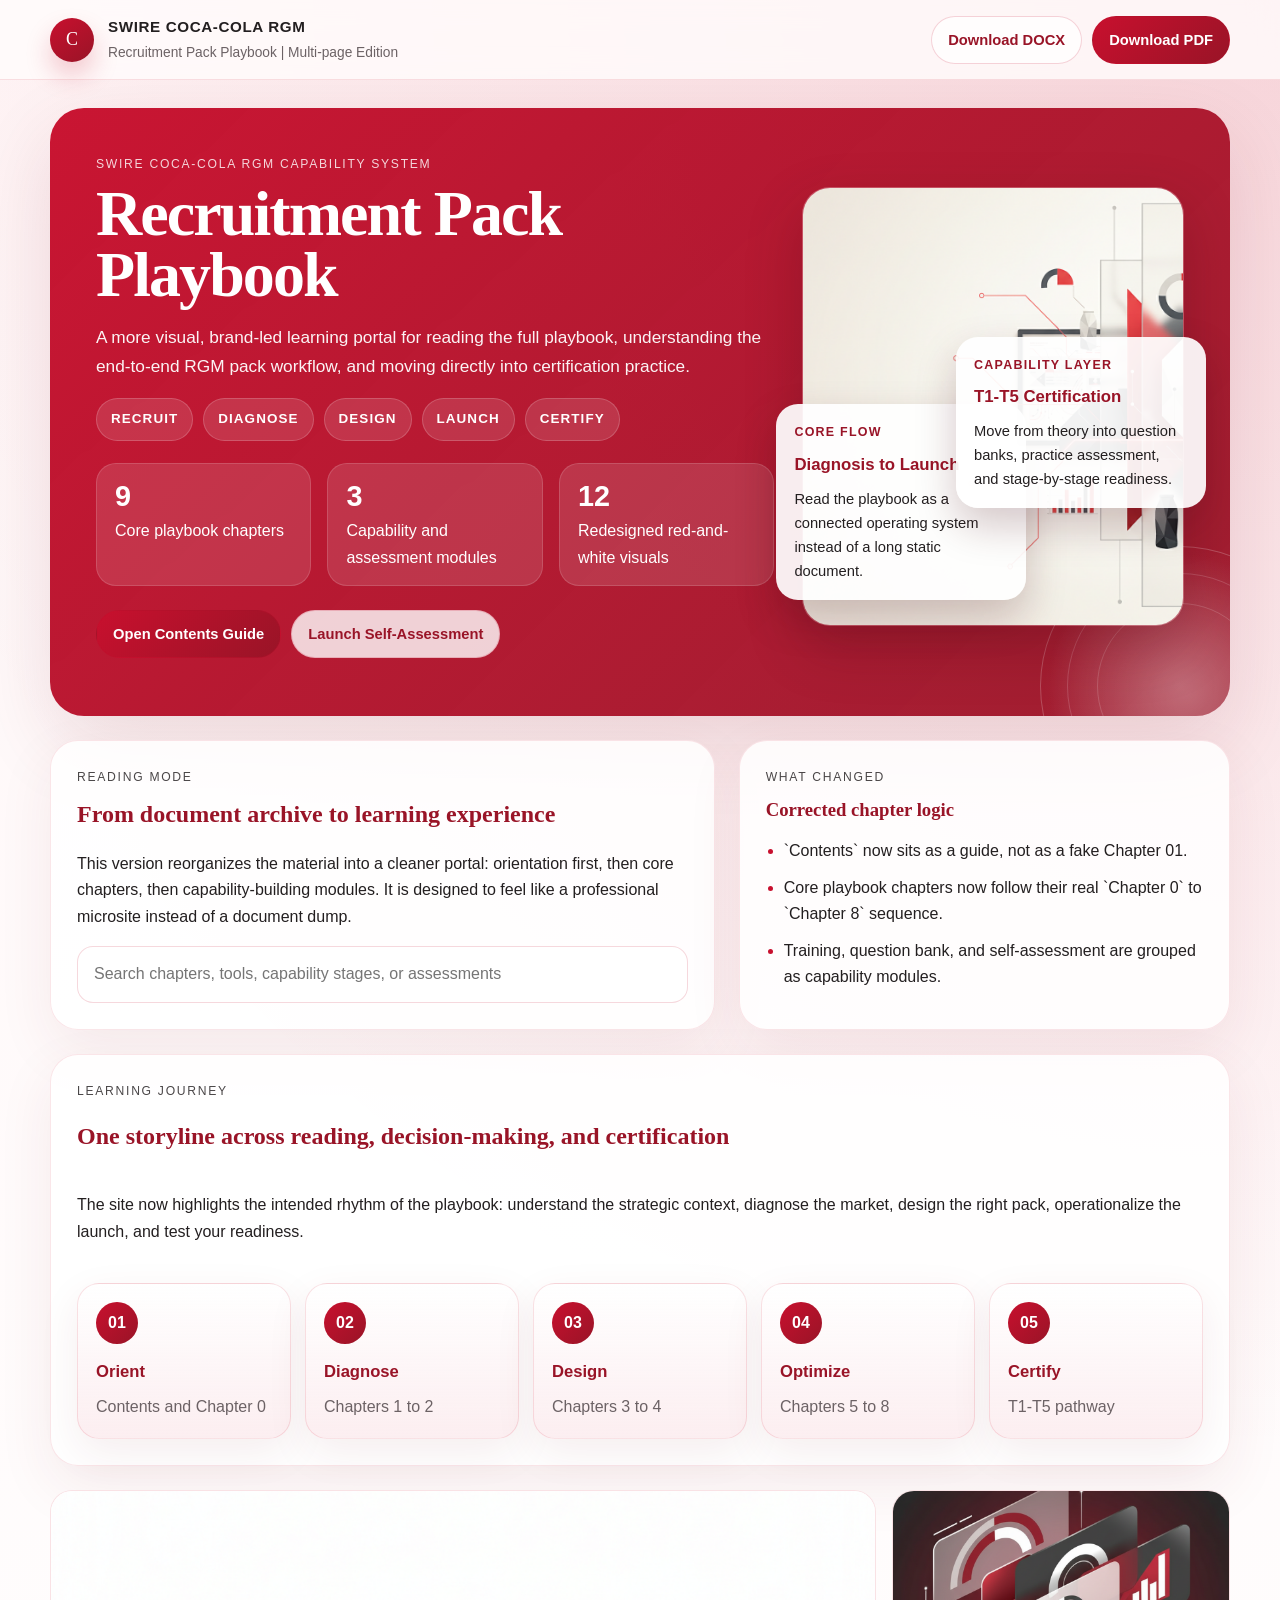
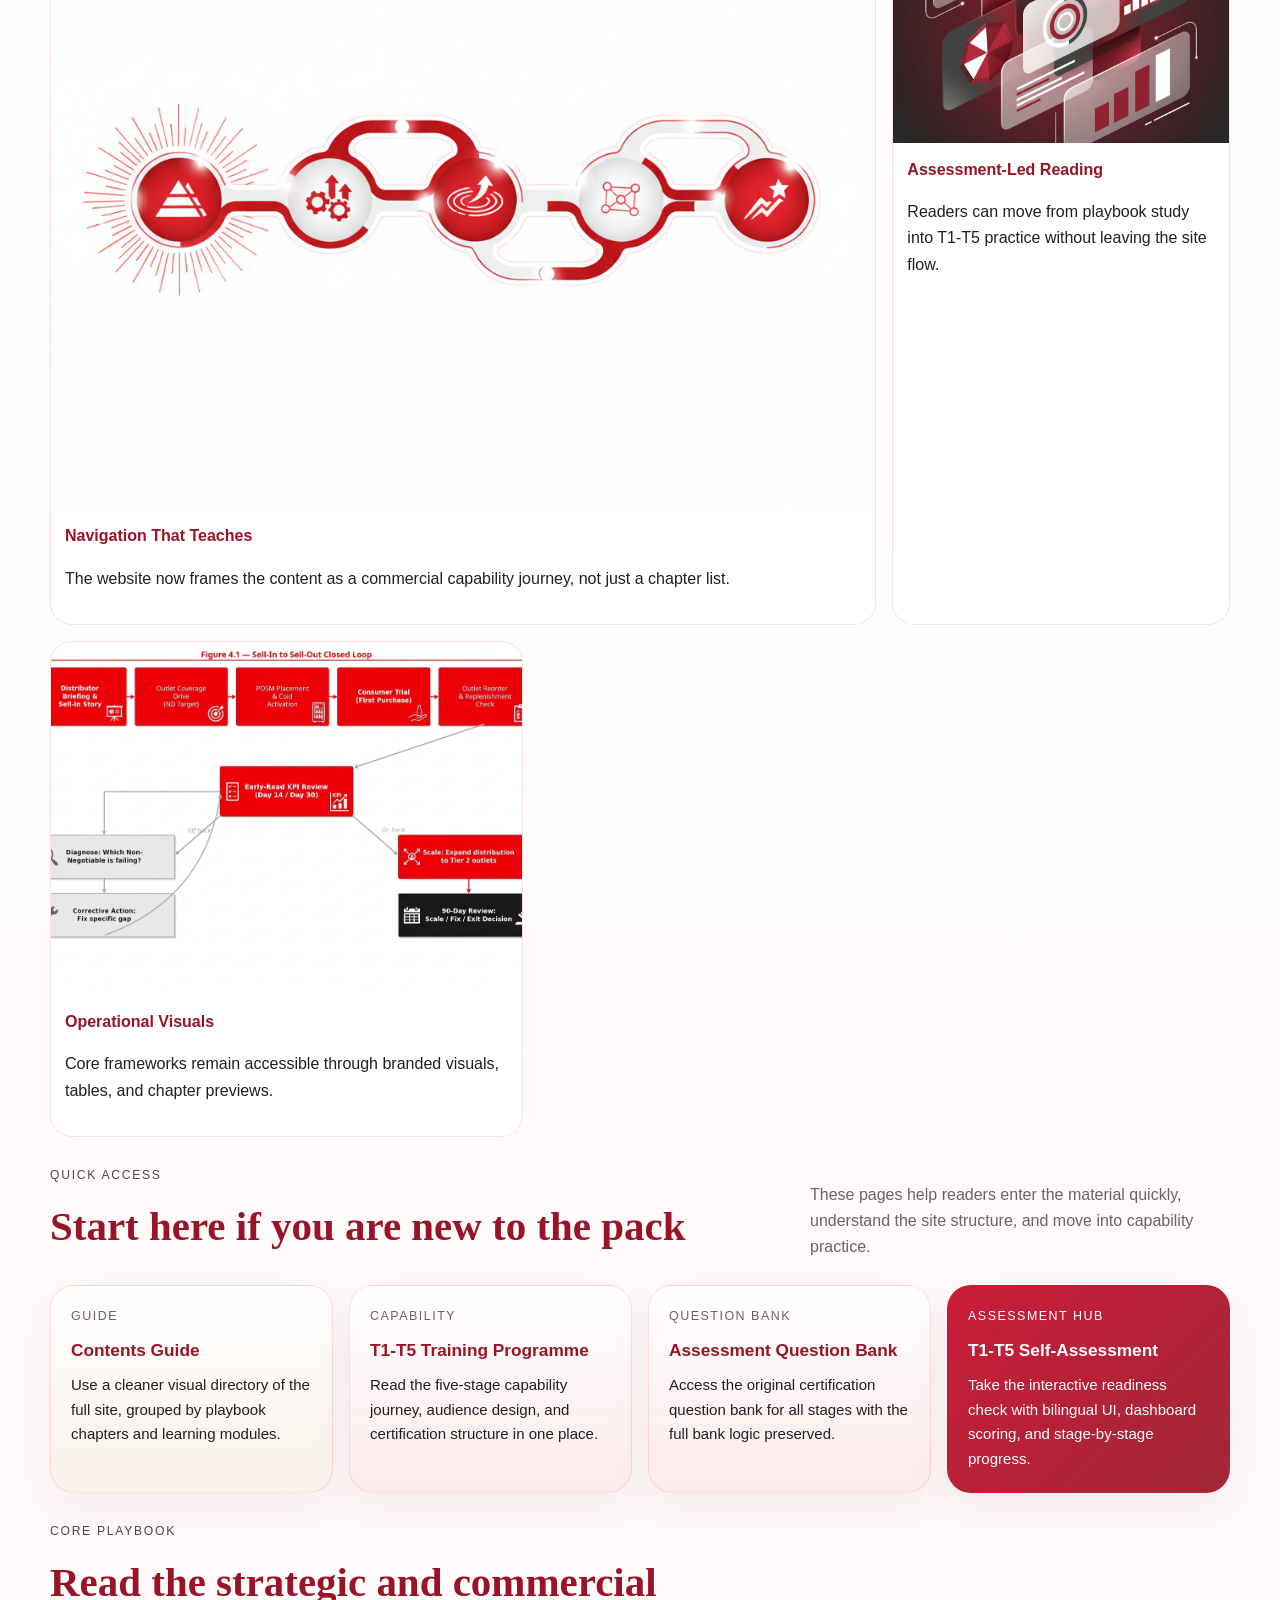
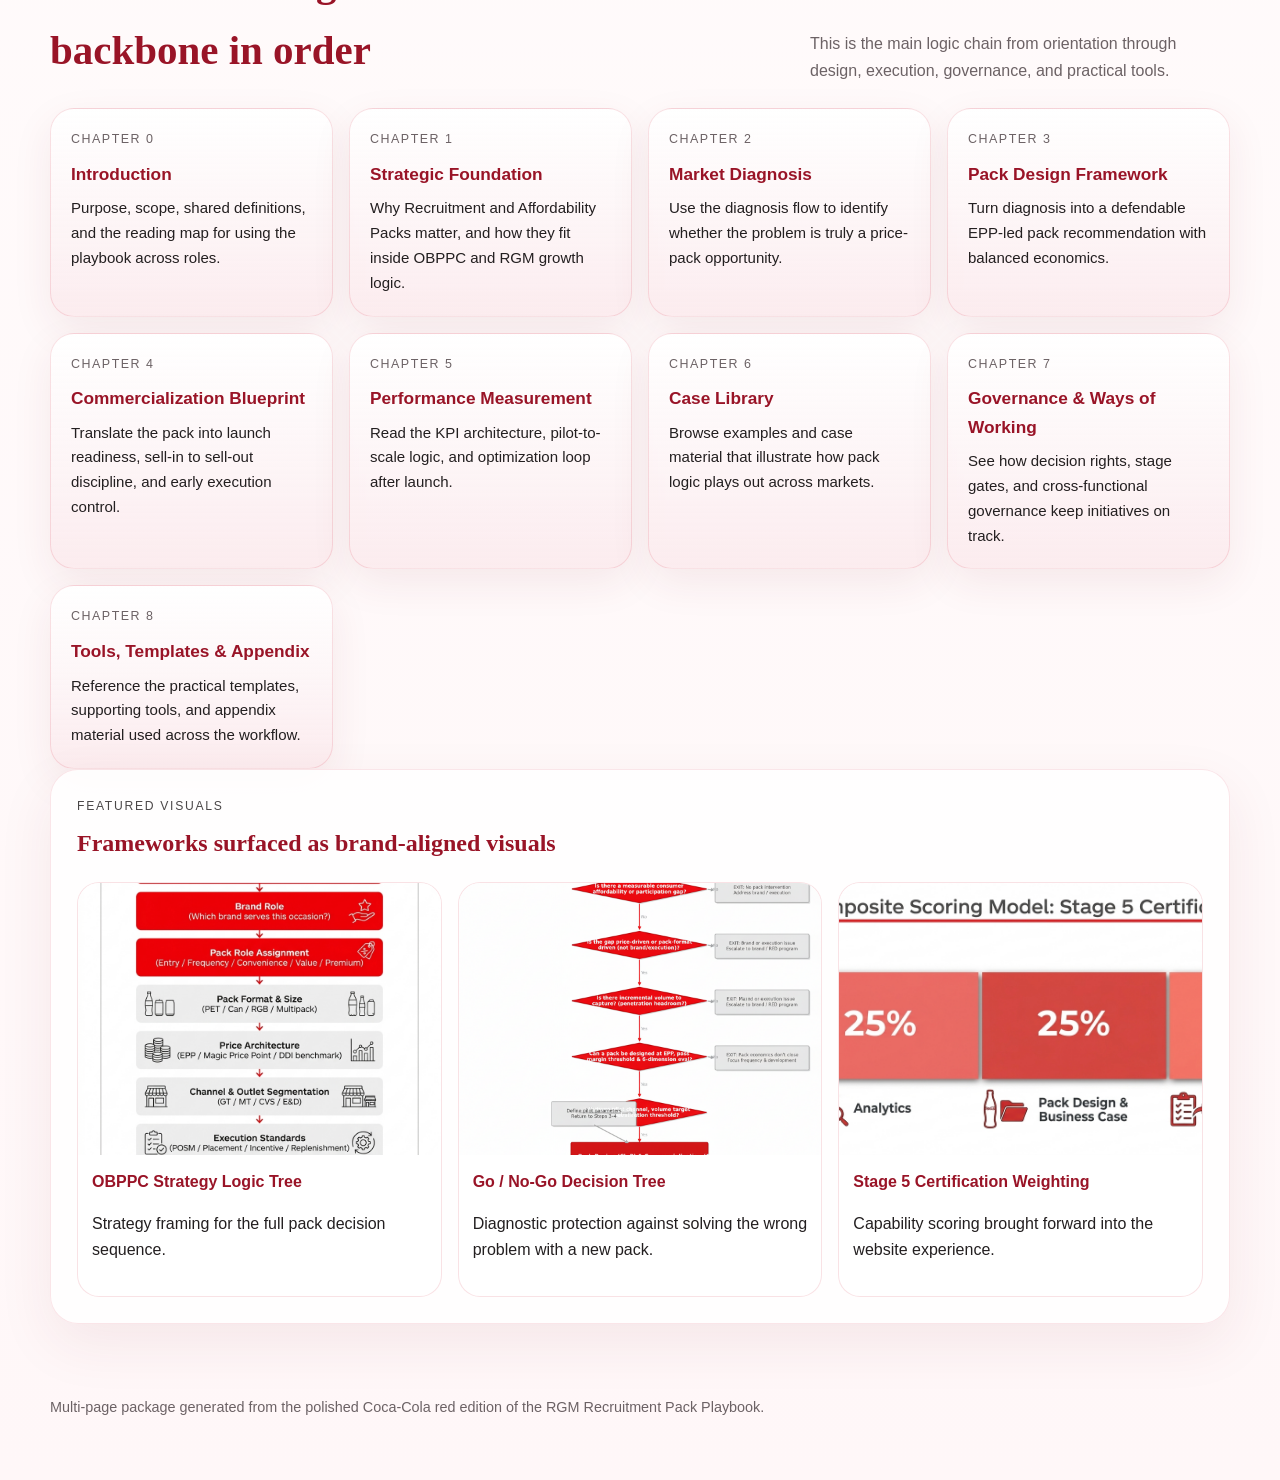
<file: index.html>
<!DOCTYPE html>
<html lang="en">
<head>
  <meta charset="utf-8" />
  <meta name="viewport" content="width=device-width, initial-scale=1" />
  <title>RGM Recruitment Pack Playbook | Web Edition | Multi-page Edition</title>
  <link rel="stylesheet" href="styles.css" />
</head>
<body class="page-home">

  <header class="topbar">
    <div class="topbar-inner">
      <div class="brand-lockup">
        <div class="brand-pill">C</div>
        <div class="brand-copy">
          <strong>Swire Coca-Cola RGM</strong>
          <span>Recruitment Pack Playbook | Multi-page Edition</span>
        </div>
      </div>
      <div class="topbar-actions">
        <a class="action-btn action-secondary" href="assets/downloads/rgm-playbook-coke-red.docx" download>Download DOCX</a>
        <a class="action-btn action-primary" href="assets/downloads/rgm-playbook-coke-red.pdf" download>Download PDF</a>
      </div>
    </div>
  </header>

  <div class="site-shell">
    <section class="hero reveal home-hero-visual">
      <div class="hero-grid hero-grid-enhanced">
        <div>
          <p class="eyebrow">Swire Coca-Cola RGM Capability System</p>
          <h1>Recruitment Pack Playbook</h1>
          <p class="hero-subtitle">A more visual, brand-led learning portal for reading the full playbook, understanding the end-to-end RGM pack workflow, and moving directly into certification practice.</p>
          <div class="hero-pill-row">
            <span class="hero-pill">Recruit</span>
            <span class="hero-pill">Diagnose</span>
            <span class="hero-pill">Design</span>
            <span class="hero-pill">Launch</span>
            <span class="hero-pill">Certify</span>
          </div>
          <div class="stats">
            <div class="stat"><strong>9</strong><span>Core playbook chapters</span></div>
            <div class="stat"><strong>3</strong><span>Capability and assessment modules</span></div>
            <div class="stat"><strong>12</strong><span>Redesigned red-and-white visuals</span></div>
          </div>
          <div class="hero-action-row">
            <a class="action-btn action-primary" href="chapters/contents.html">Open Contents Guide</a>
            <a class="action-btn action-secondary" href="chapters/t1-t5-self-assessment.html">Launch Self-Assessment</a>
          </div>
        </div>

        <div class="hero-showcase reveal">
          <figure class="hero-showcase-figure">
            <img src="assets/brand/home-hero-command-center.png" alt="Coca-Cola red themed strategic command center visual for the RGM Recruitment Pack Playbook" loading="eager" />
          </figure>
          <div class="hero-float-card">
            <span>Core Flow</span>
            <strong>Diagnosis to Launch</strong>
            <p>Read the playbook as a connected operating system instead of a long static document.</p>
          </div>
          <div class="hero-float-card secondary">
            <span>Capability Layer</span>
            <strong>T1-T5 Certification</strong>
            <p>Move from theory into question banks, practice assessment, and stage-by-stage readiness.</p>
          </div>
        </div>
      </div>
      <div class="hero-orbit" aria-hidden="true"></div>
    </section>

    <section class="home-command-grid">
      <article class="panel reveal">
        <p class="eyebrow">Reading Mode</p>
        <h2>From document archive to learning experience</h2>
        <p>This version reorganizes the material into a cleaner portal: orientation first, then core chapters, then capability-building modules. It is designed to feel like a professional microsite instead of a document dump.</p>
        <div class="search-surface">
          <input id="chapter-search" type="search" placeholder="Search chapters, tools, capability stages, or assessments" />
        </div>
      </article>

      <article class="panel reveal">
        <p class="eyebrow">What Changed</p>
        <h3>Corrected chapter logic</h3>
        <ul class="deploy-list">
          <li>`Contents` now sits as a guide, not as a fake Chapter 01.</li>
          <li>Core playbook chapters now follow their real `Chapter 0` to `Chapter 8` sequence.</li>
          <li>Training, question bank, and self-assessment are grouped as capability modules.</li>
        </ul>
      </article>
    </section>

    <section class="journey-strip panel reveal">
      <div class="journey-strip-copy">
        <p class="eyebrow">Learning Journey</p>
        <h2>One storyline across reading, decision-making, and certification</h2>
        <p>The site now highlights the intended rhythm of the playbook: understand the strategic context, diagnose the market, design the right pack, operationalize the launch, and test your readiness.</p>
      </div>
      <div class="journey-ribbon">
        <div class="journey-step">
          <span>01</span>
          <strong>Orient</strong>
          <p>Contents and Chapter 0</p>
        </div>
        <div class="journey-step">
          <span>02</span>
          <strong>Diagnose</strong>
          <p>Chapters 1 to 2</p>
        </div>
        <div class="journey-step">
          <span>03</span>
          <strong>Design</strong>
          <p>Chapters 3 to 4</p>
        </div>
        <div class="journey-step">
          <span>04</span>
          <strong>Optimize</strong>
          <p>Chapters 5 to 8</p>
        </div>
        <div class="journey-step">
          <span>05</span>
          <strong>Certify</strong>
          <p>T1-T5 pathway</p>
        </div>
      </div>
    </section>

    <section class="visual-triad">
      <article class="feature-card feature-card-wide reveal">
        <img src="assets/brand/home-learning-ribbon.png" alt="Coca-Cola red learning pathway visual" loading="lazy" />
        <div>
          <strong>Navigation That Teaches</strong>
          <p>The website now frames the content as a commercial capability journey, not just a chapter list.</p>
        </div>
      </article>
      <article class="feature-card reveal">
        <img src="assets/brand/home-assessment-dashboard.png" alt="Coca-Cola red assessment dashboard visual" loading="lazy" />
        <div>
          <strong>Assessment-Led Reading</strong>
          <p>Readers can move from playbook study into T1-T5 practice without leaving the site flow.</p>
        </div>
      </article>
      <article class="feature-card reveal">
        <img src="assets/figures/09-figure-4-1-sell-in-to-sell-out-closed-loop.jpg" alt="Sell-in to sell-out closed loop figure" loading="lazy" />
        <div>
          <strong>Operational Visuals</strong>
          <p>Core frameworks remain accessible through branded visuals, tables, and chapter previews.</p>
        </div>
      </article>
    </section>

    <section class="chapter-group reveal" data-card-group>
      <div class="chapter-group-head">
        <div>
          <p class="eyebrow">Quick Access</p>
          <h2>Start here if you are new to the pack</h2>
        </div>
        <p class="chapter-group-copy">These pages help readers enter the material quickly, understand the site structure, and move into capability practice.</p>
      </div>
      <div class="chapter-card-grid">
        <a class="chapter-card reveal chapter-card-link chapter-card-guide" href="chapters/contents.html" data-search="contents navigation site guide chapter map reading order playbook">
          <span>Guide</span>
          <strong>Contents Guide</strong>
          <p>Use a cleaner visual directory of the full site, grouped by playbook chapters and learning modules.</p>
        </a>

        <a class="chapter-card reveal chapter-card-link chapter-card-module" href="chapters/training-programme-t1-t5-five-stage-certification-programme.html" data-search="training programme t1 t5 five stage certification programme capability journey stage 1 stage 2 stage 3 stage 4 stage 5">
          <span>Capability</span>
          <strong>T1-T5 Training Programme</strong>
          <p>Read the five-stage capability journey, audience design, and certification structure in one place.</p>
        </a>

        <a class="chapter-card reveal chapter-card-link chapter-card-module" href="chapters/assessment-question-bank-full-bank-stages-1-5.html" data-search="assessment question bank full bank stages 1 5 questions certification testing">
          <span>Question Bank</span>
          <strong>Assessment Question Bank</strong>
          <p>Access the original certification question bank for all stages with the full bank logic preserved.</p>
        </a>

        <a class="chapter-card reveal chapter-card-link chapter-card-assessment" href="chapters/t1-t5-self-assessment.html" data-search="t1 t5 self assessment stage 1 stage 2 stage 3 stage 4 stage 5 quiz self evaluation readiness certification">
          <span>Assessment Hub</span>
          <strong>T1-T5 Self-Assessment</strong>
          <p>Take the interactive readiness check with bilingual UI, dashboard scoring, and stage-by-stage progress.</p>
        </a>
      </div>
    </section>

    <section class="chapter-group reveal" data-card-group>
      <div class="chapter-group-head">
        <div>
          <p class="eyebrow">Core Playbook</p>
          <h2>Read the strategic and commercial backbone in order</h2>
        </div>
        <p class="chapter-group-copy">This is the main logic chain from orientation through design, execution, governance, and practical tools.</p>
      </div>
      <div class="chapter-card-grid">
        <a class="chapter-card reveal chapter-card-link" href="chapters/chapter-0-introduction.html" data-search="chapter 0 introduction purpose scope navigation map key definitions">
          <span>Chapter 0</span>
          <strong>Introduction</strong>
          <p>Purpose, scope, shared definitions, and the reading map for using the playbook across roles.</p>
        </a>
        <a class="chapter-card reveal chapter-card-link" href="chapters/chapter-1-strategic-foundation.html" data-search="chapter 1 strategic foundation recruitment retention obppc strategy">
          <span>Chapter 1</span>
          <strong>Strategic Foundation</strong>
          <p>Why Recruitment and Affordability Packs matter, and how they fit inside OBPPC and RGM growth logic.</p>
        </a>
        <a class="chapter-card reveal chapter-card-link" href="chapters/chapter-2-market-diagnosis.html" data-search="chapter 2 market diagnosis affordability index diagnosis price pack ladder execution problem">
          <span>Chapter 2</span>
          <strong>Market Diagnosis</strong>
          <p>Use the diagnosis flow to identify whether the problem is truly a price-pack opportunity.</p>
        </a>
        <a class="chapter-card reveal chapter-card-link" href="chapters/chapter-3-pack-design-framework.html" data-search="chapter 3 pack design framework six dimension evaluation epp business case">
          <span>Chapter 3</span>
          <strong>Pack Design Framework</strong>
          <p>Turn diagnosis into a defendable EPP-led pack recommendation with balanced economics.</p>
        </a>
        <a class="chapter-card reveal chapter-card-link" href="chapters/chapter-4-commercialization-blueprint.html" data-search="chapter 4 commercialization blueprint five non negotiables launch plan execution">
          <span>Chapter 4</span>
          <strong>Commercialization Blueprint</strong>
          <p>Translate the pack into launch readiness, sell-in to sell-out discipline, and early execution control.</p>
        </a>
        <a class="chapter-card reveal chapter-card-link" href="chapters/chapter-5-performance-measurement-optimization.html" data-search="chapter 5 performance measurement optimization scale fix exit kpi">
          <span>Chapter 5</span>
          <strong>Performance Measurement</strong>
          <p>Read the KPI architecture, pilot-to-scale logic, and optimization loop after launch.</p>
        </a>
        <a class="chapter-card reveal chapter-card-link" href="chapters/chapter-6-case-library.html" data-search="chapter 6 case library market case examples">
          <span>Chapter 6</span>
          <strong>Case Library</strong>
          <p>Browse examples and case material that illustrate how pack logic plays out across markets.</p>
        </a>
        <a class="chapter-card reveal chapter-card-link" href="chapters/chapter-7-governance-ways-of-working.html" data-search="chapter 7 governance ways of working decision rights stage gate">
          <span>Chapter 7</span>
          <strong>Governance &amp; Ways of Working</strong>
          <p>See how decision rights, stage gates, and cross-functional governance keep initiatives on track.</p>
        </a>
        <a class="chapter-card reveal chapter-card-link" href="chapters/chapter-8-tools-templates-appendix.html" data-search="chapter 8 tools templates appendix reference templates">
          <span>Chapter 8</span>
          <strong>Tools, Templates &amp; Appendix</strong>
          <p>Reference the practical templates, supporting tools, and appendix material used across the workflow.</p>
        </a>
      </div>
    </section>

    <section class="panel reveal">
      <p class="eyebrow">Featured Visuals</p>
      <h2>Frameworks surfaced as brand-aligned visuals</h2>
      <div class="feature-grid">
        <article class="feature-card reveal">
          <img src="assets/figures/02-figure-1-1-obppc-strategy-logic-tree.jpg" alt="OBPPC Strategy Logic Tree" loading="lazy" />
          <div>
            <strong>OBPPC Strategy Logic Tree</strong>
            <p>Strategy framing for the full pack decision sequence.</p>
          </div>
        </article>
        <article class="feature-card reveal">
          <img src="assets/figures/05-figure-2-2-pack-intervention-go-no-go-decision-tree.png" alt="Pack Intervention Go No-Go Decision Tree" loading="lazy" />
          <div>
            <strong>Go / No-Go Decision Tree</strong>
            <p>Diagnostic protection against solving the wrong problem with a new pack.</p>
          </div>
        </article>
        <article class="feature-card reveal">
          <img src="assets/figures/12-figure-t-1-composite-scoring-model-stage-5-certification-weighting.jpg" alt="Stage 5 Certification Weighting" loading="lazy" />
          <div>
            <strong>Stage 5 Certification Weighting</strong>
            <p>Capability scoring brought forward into the website experience.</p>
          </div>
        </article>
      </div>
    </section>
  </div>

  <div class="site-footer">
    Multi-page package generated from the polished Coca-Cola red edition of the RGM Recruitment Pack Playbook.
  </div>

  <script src="app.js"></script>
</body>
</html>
</file>
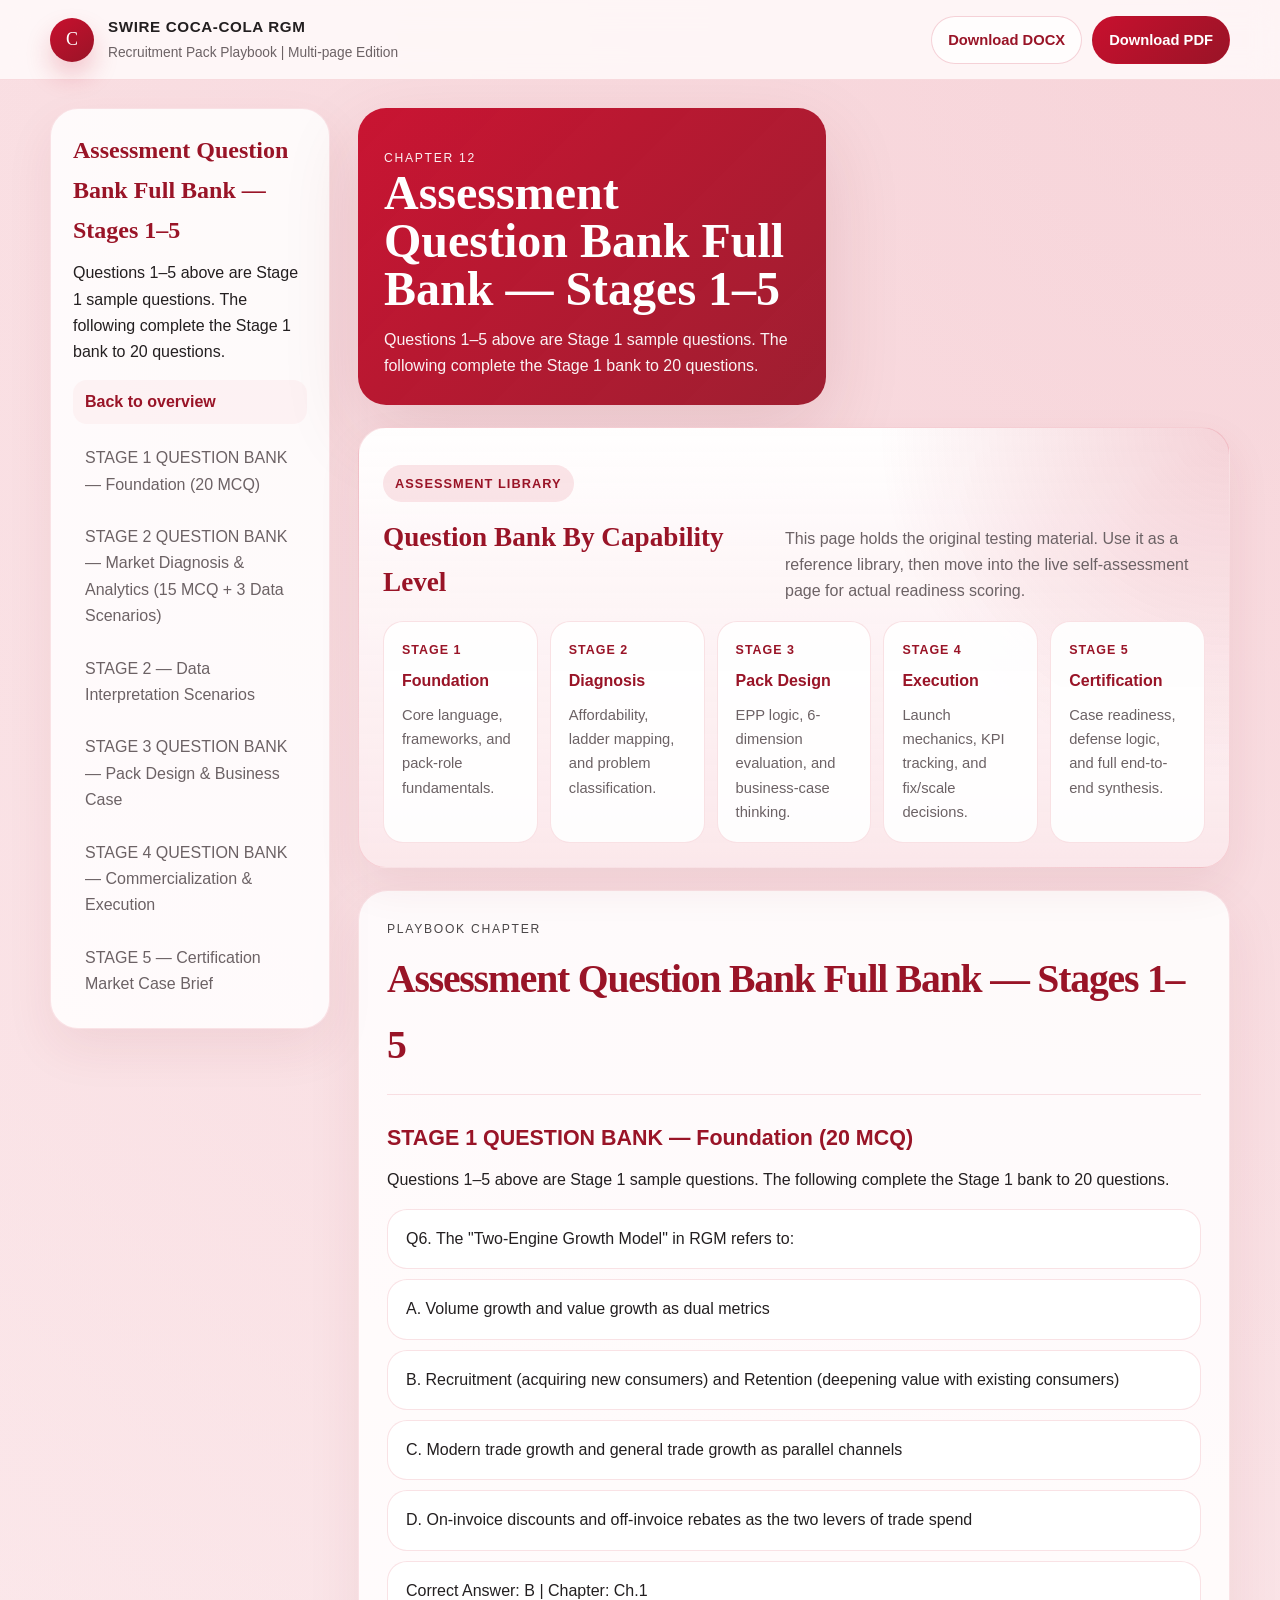
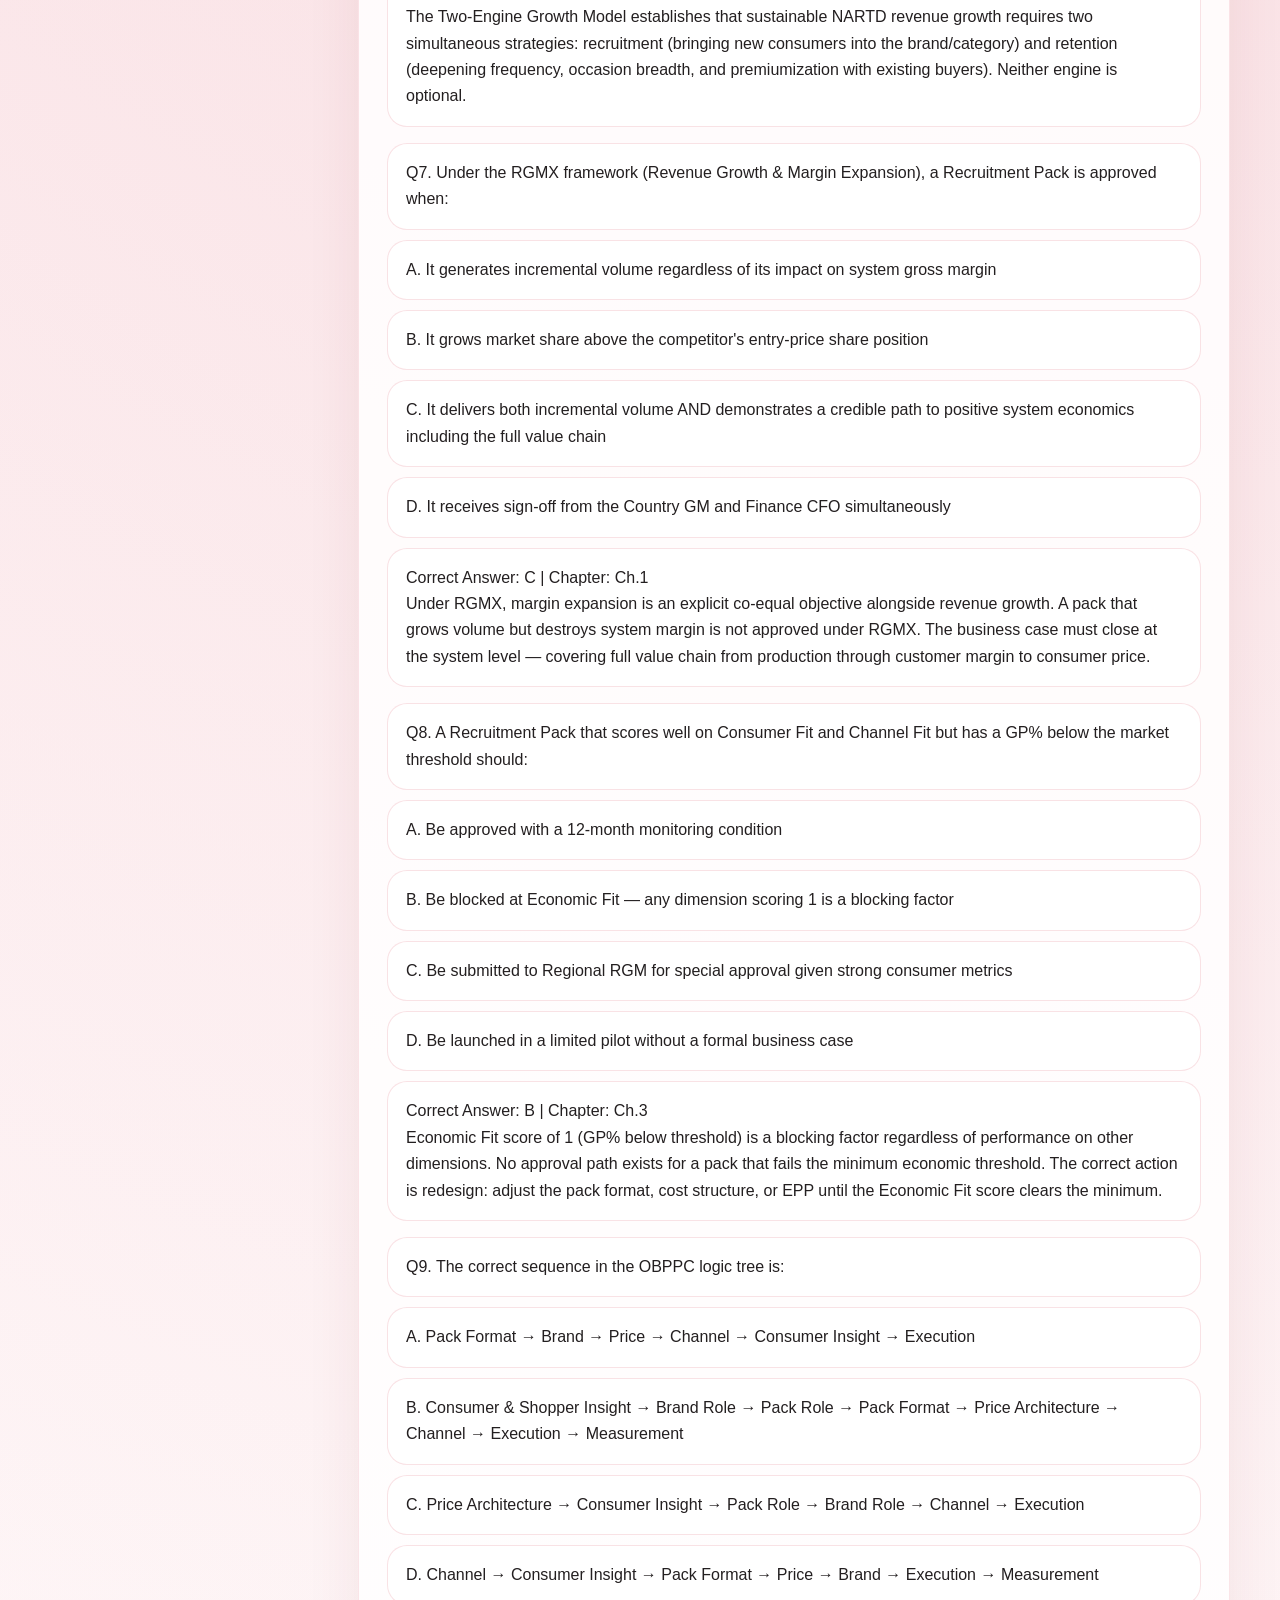
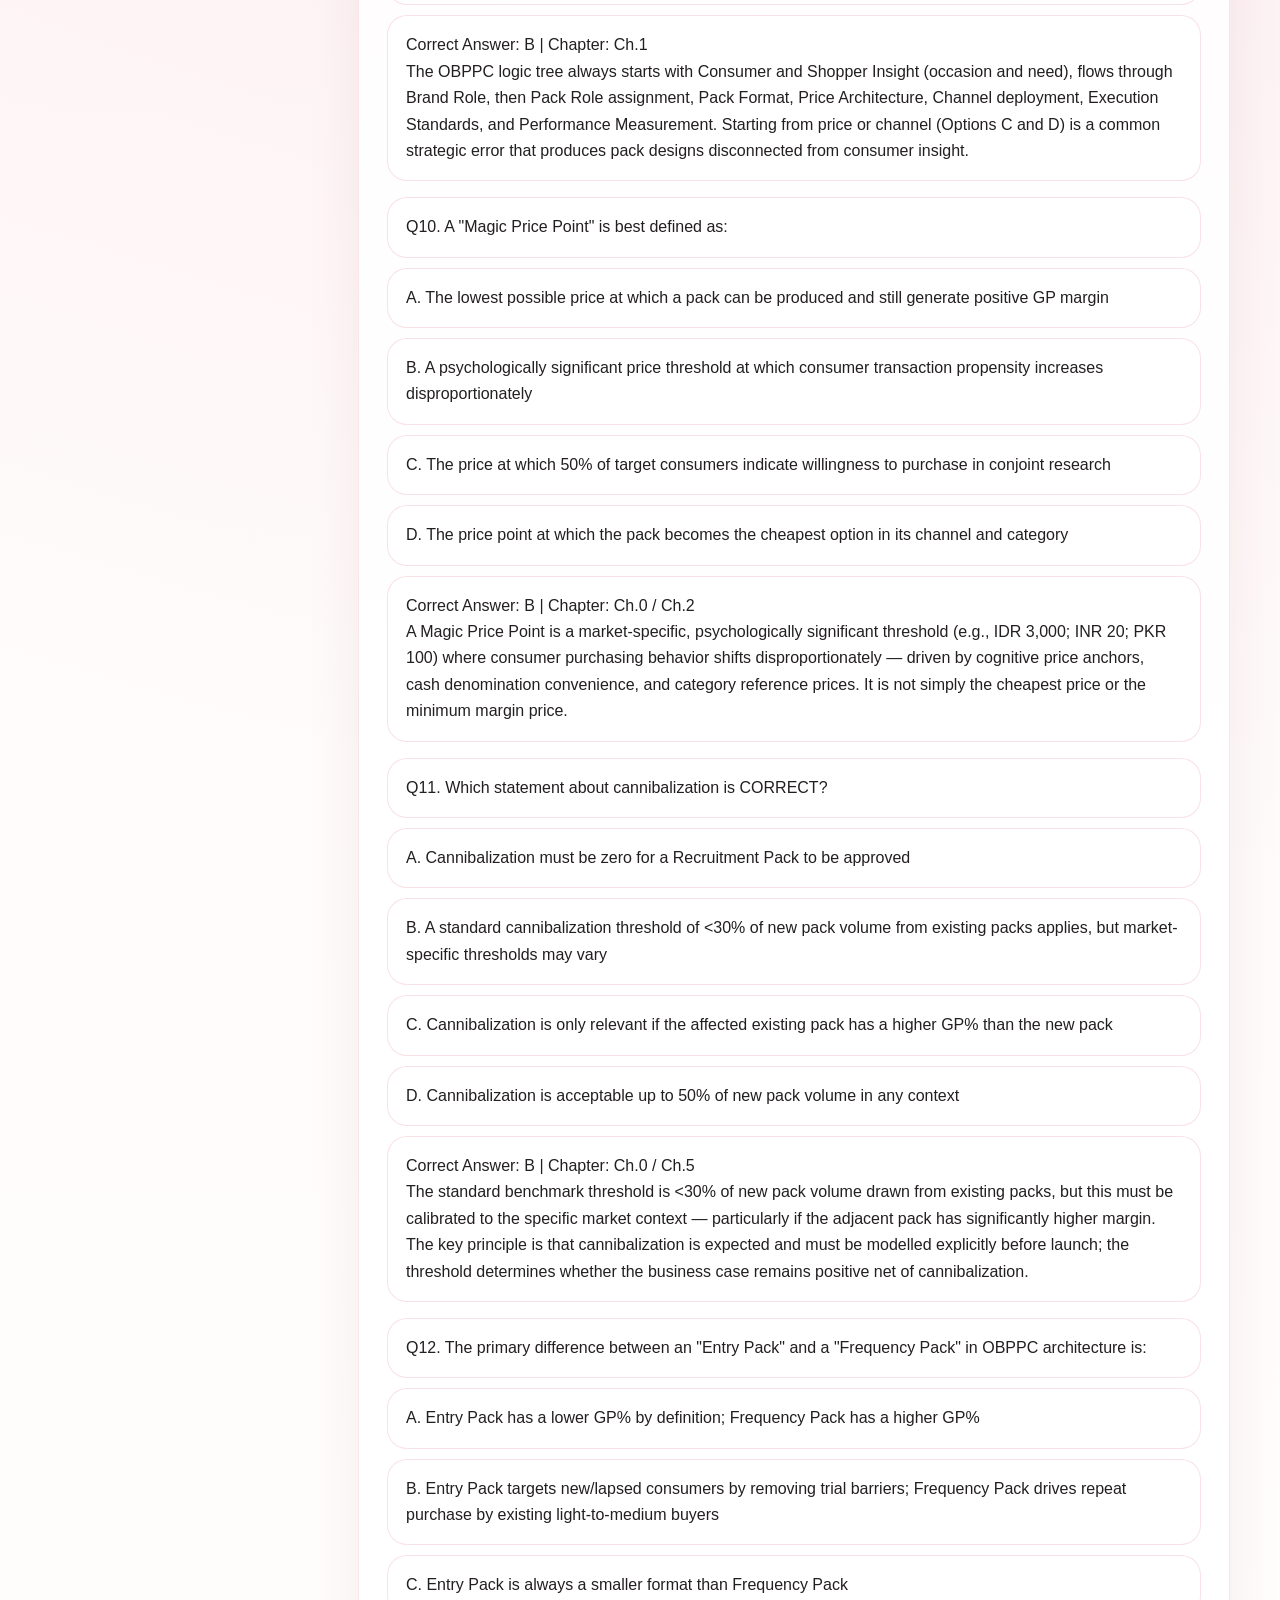
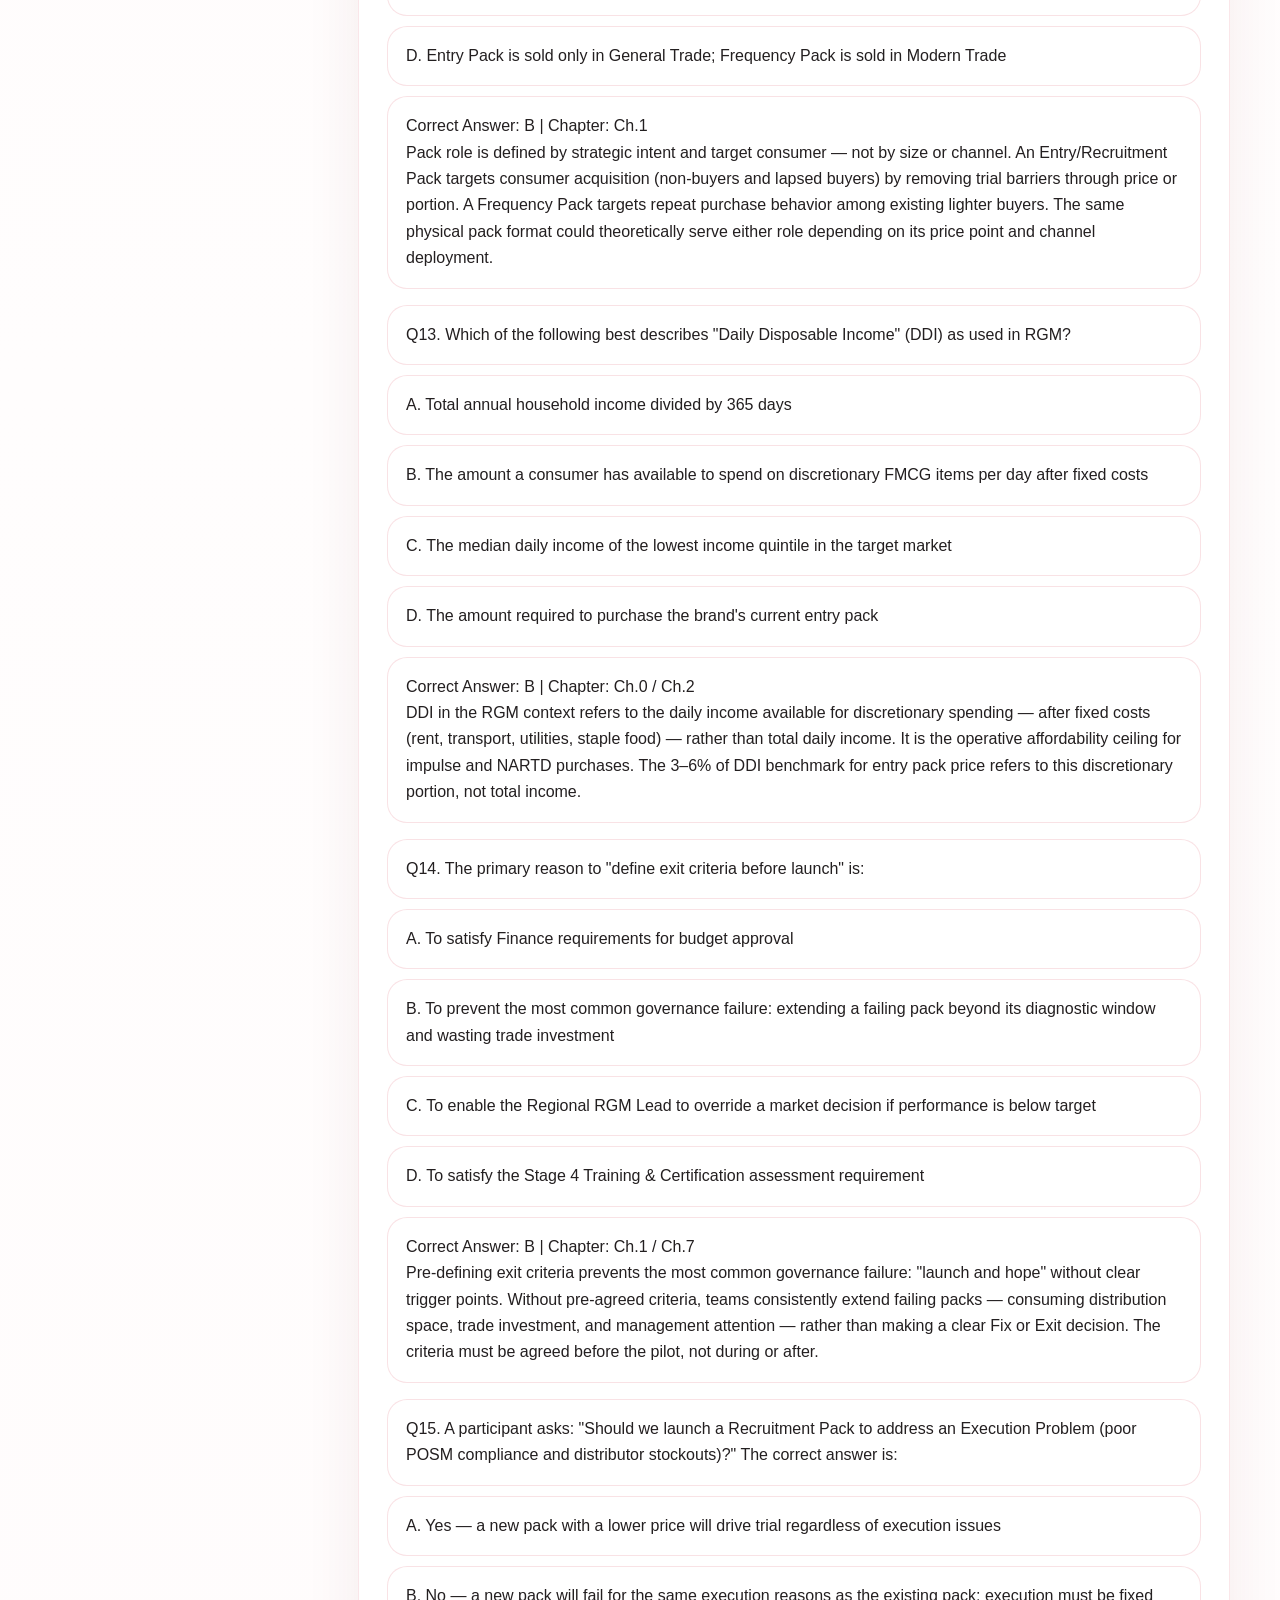
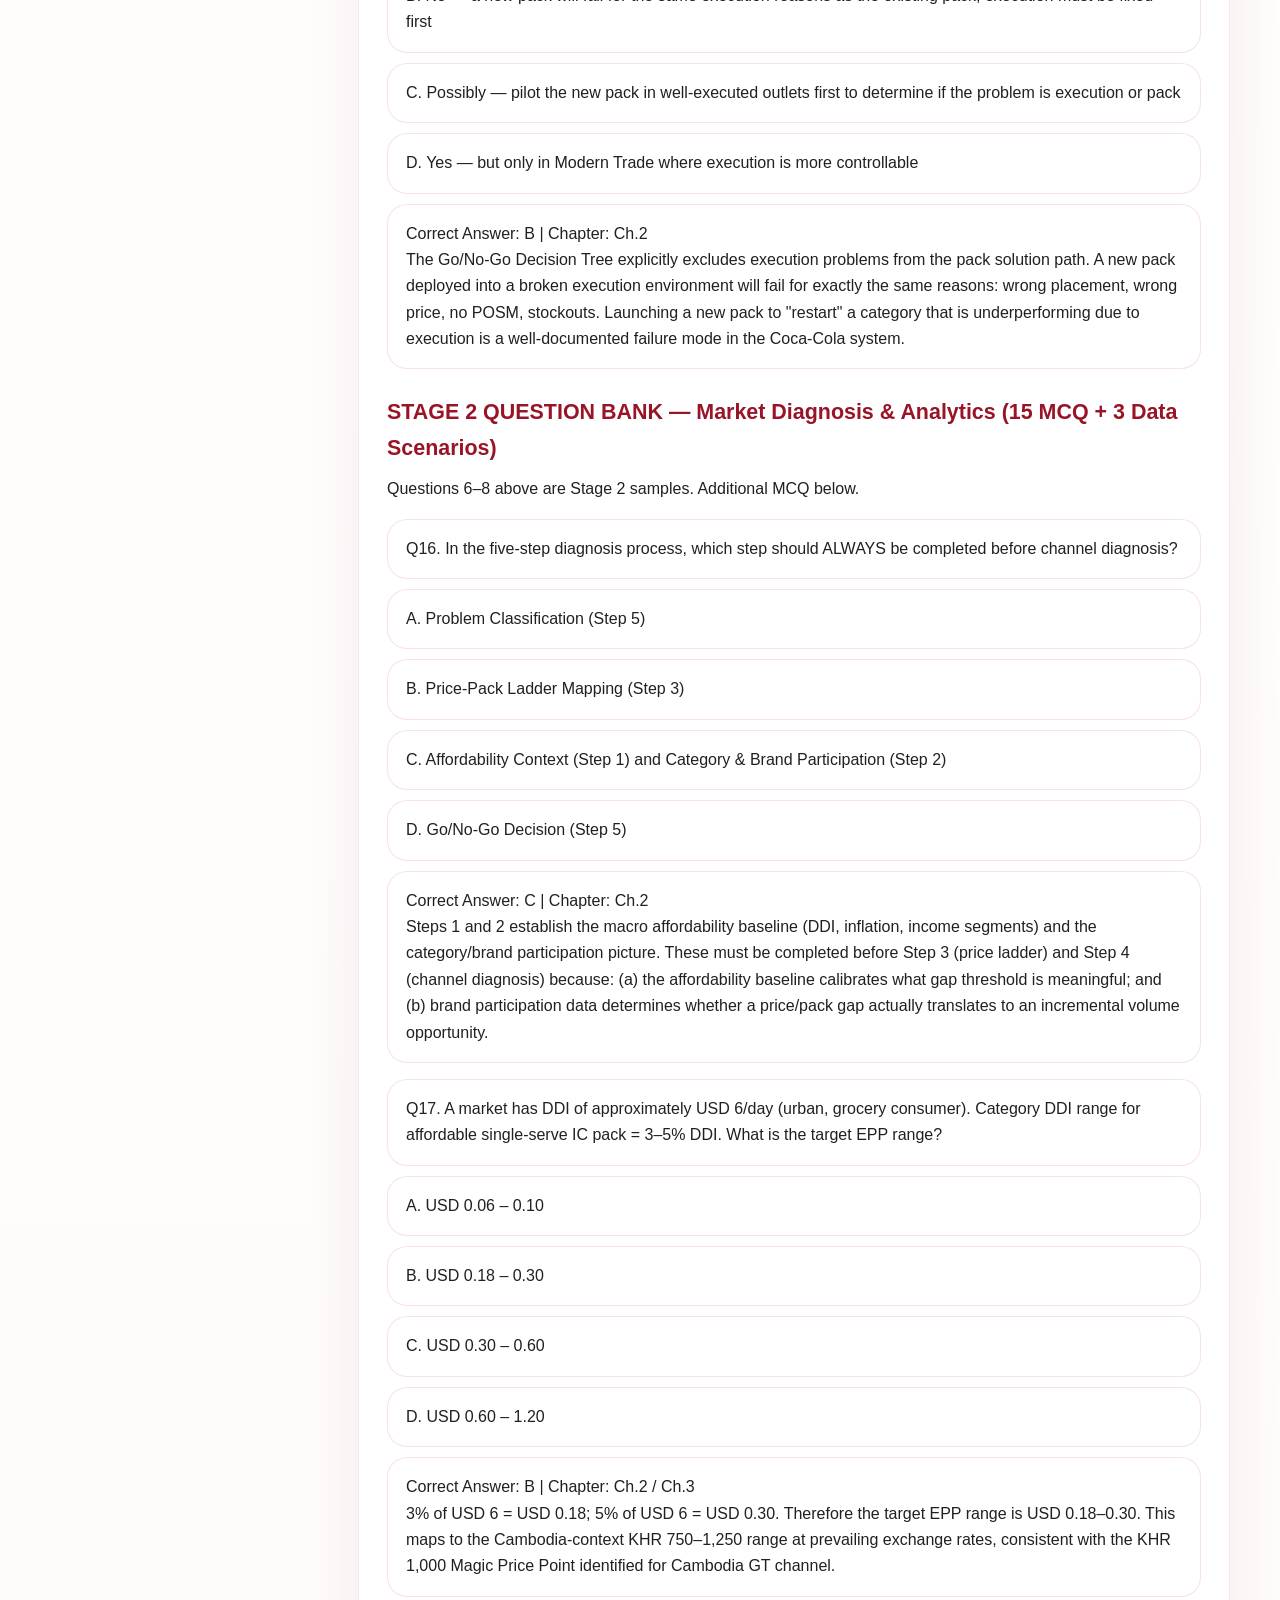
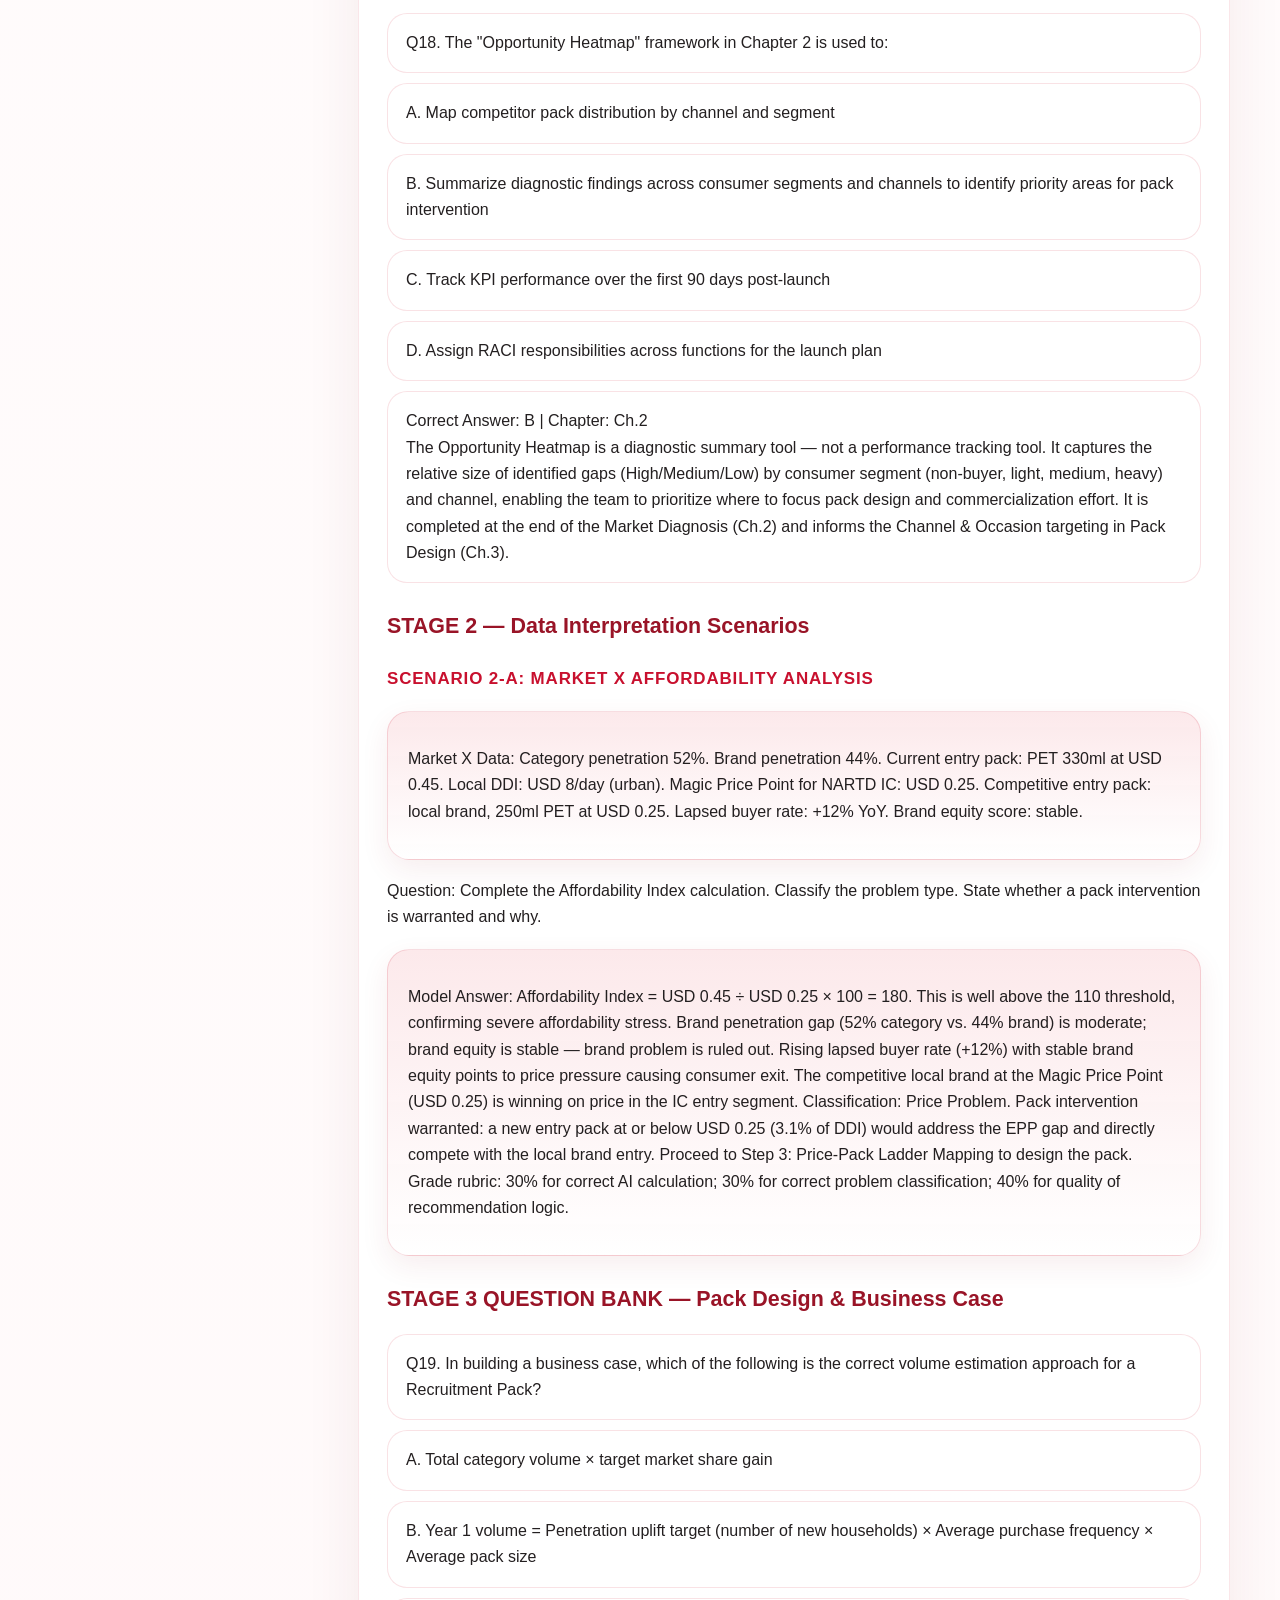
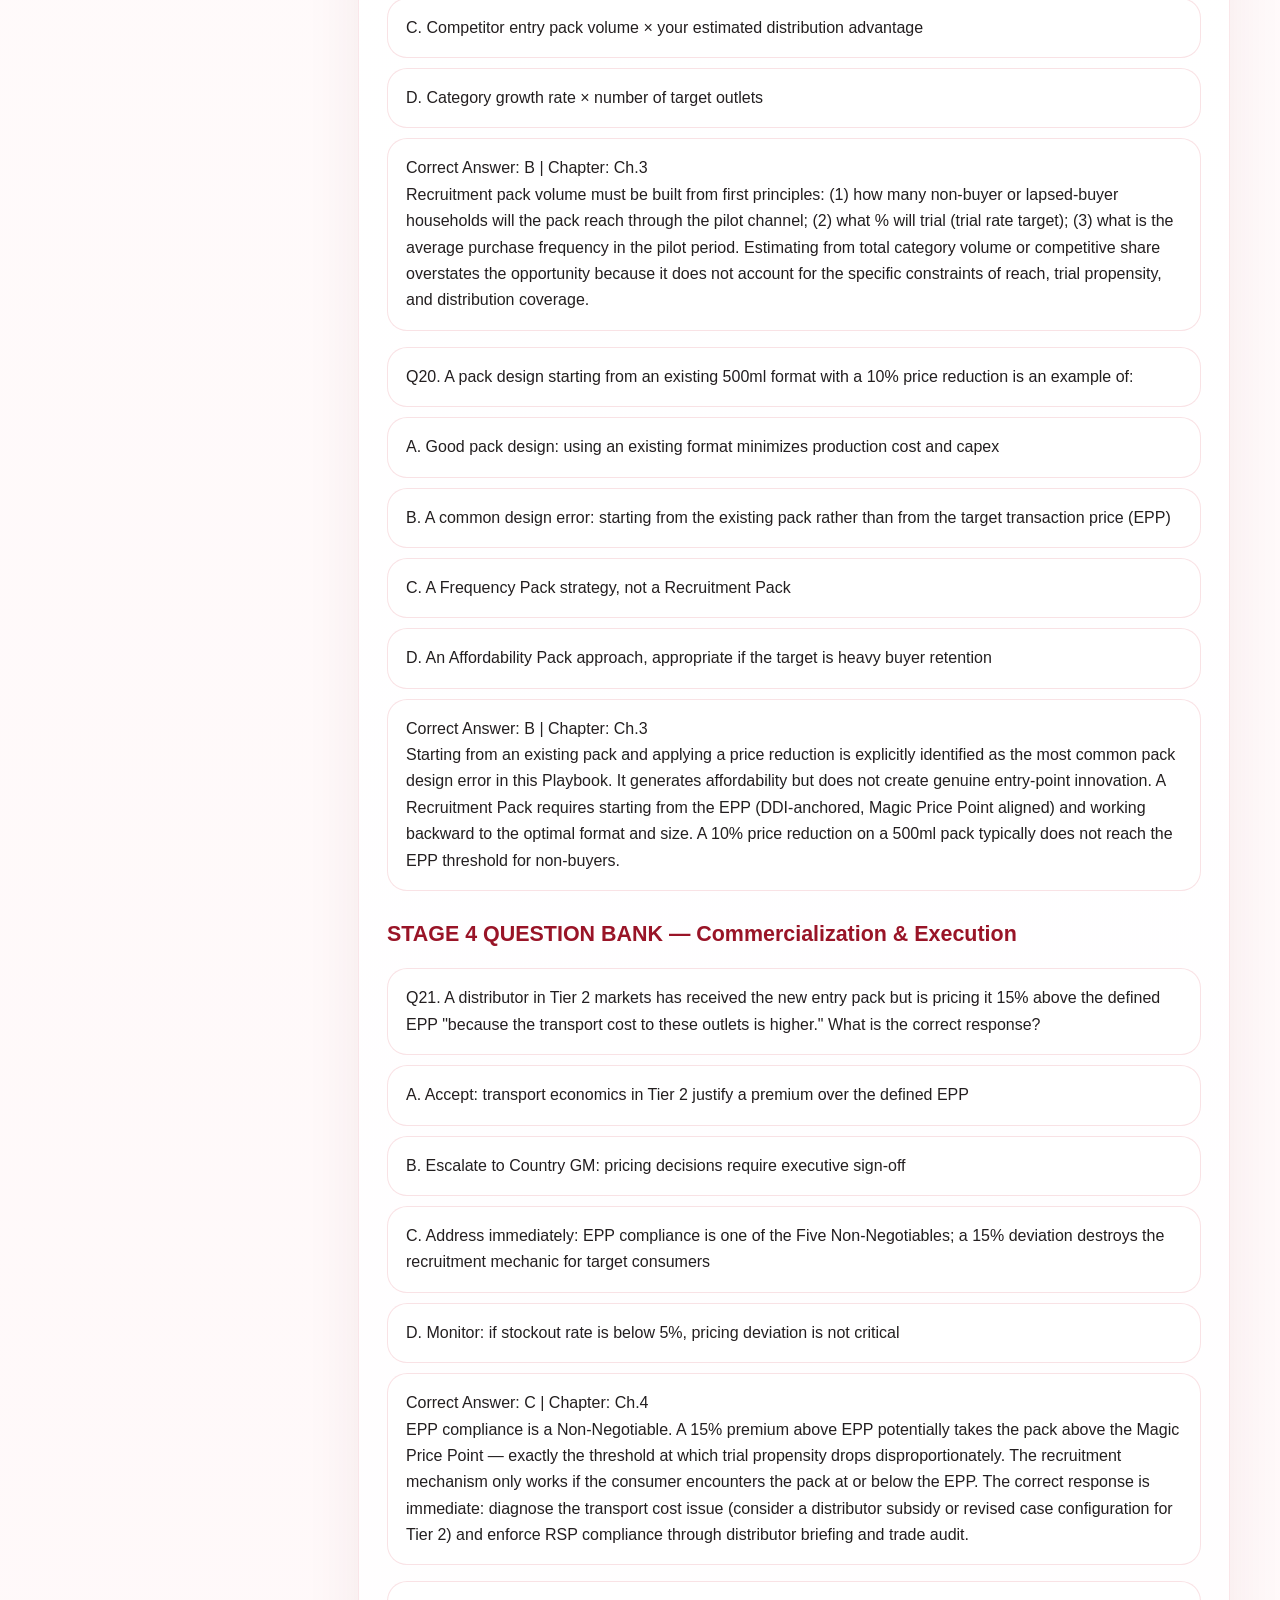
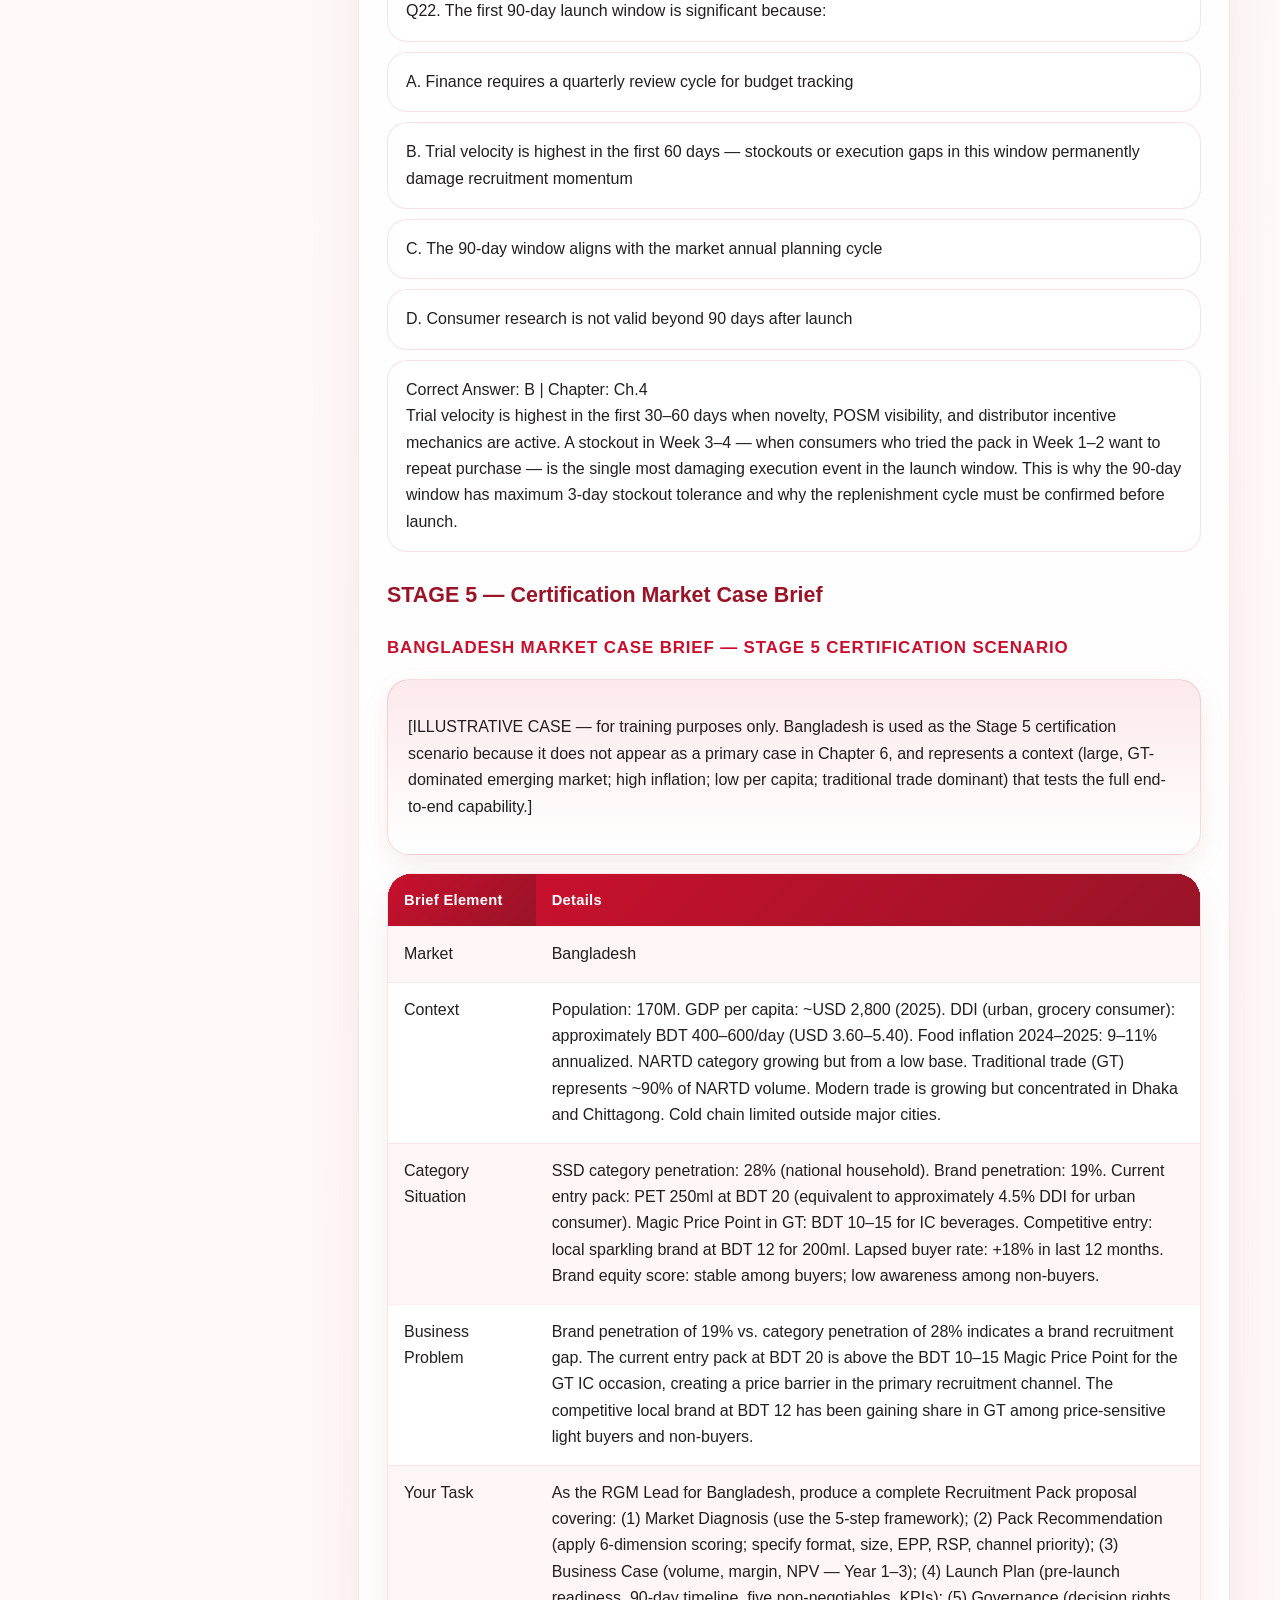
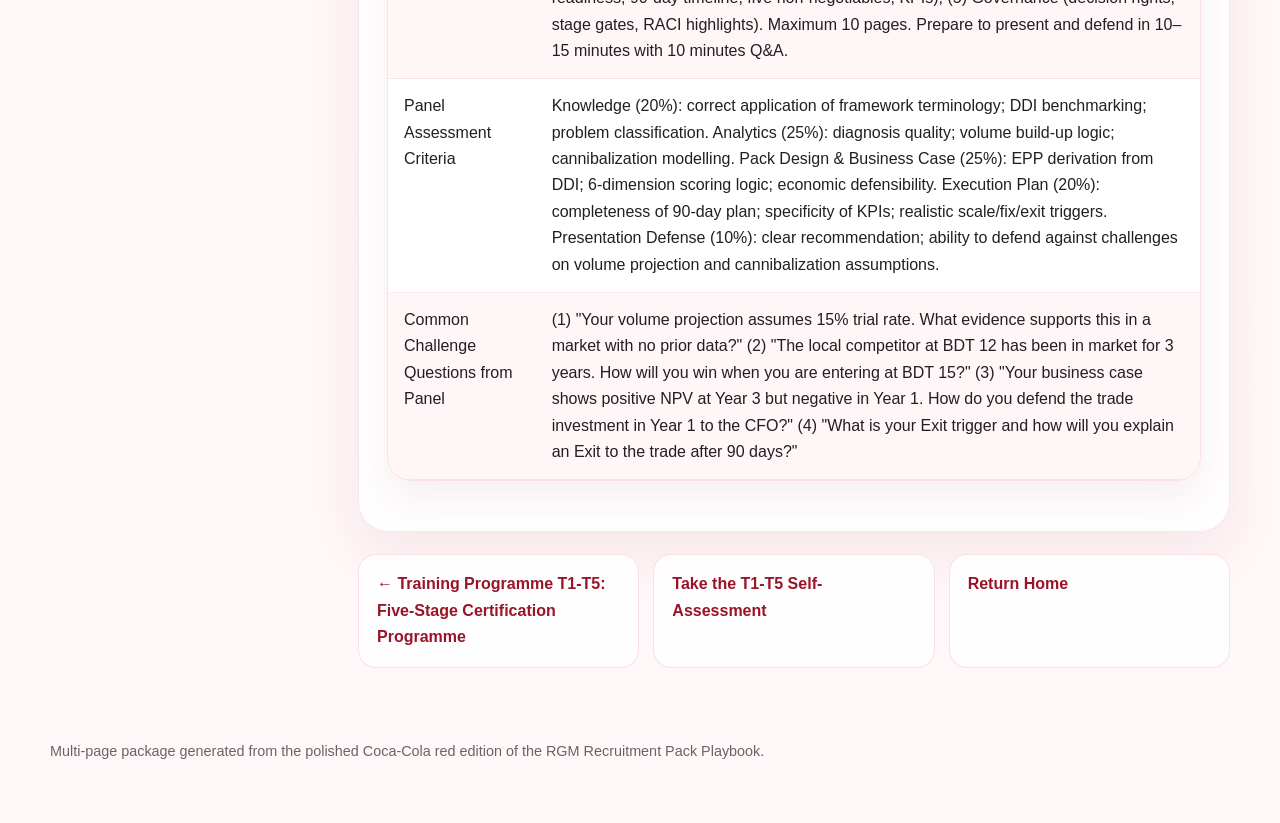
<file: chapters/assessment-question-bank-full-bank-stages-1-5.html>
<!DOCTYPE html>
<html lang="en">
<head>
  <meta charset="utf-8" />
  <meta name="viewport" content="width=device-width, initial-scale=1" />
  <title>Assessment Question Bank Full Bank — Stages 1–5 | RGM Recruitment Pack Playbook | Web Edition</title>
  <link rel="stylesheet" href="../styles.css" />
</head>
<body>

  <header class="topbar">
    <div class="topbar-inner">
      <div class="brand-lockup">
        <div class="brand-pill">C</div>
        <div class="brand-copy">
          <strong>Swire Coca-Cola RGM</strong>
          <span>Recruitment Pack Playbook | Multi-page Edition</span>
        </div>
      </div>
      <div class="topbar-actions">
        <a class="action-btn action-secondary" href="../assets/downloads/rgm-playbook-coke-red.docx" download>Download DOCX</a>
        <a class="action-btn action-primary" href="../assets/downloads/rgm-playbook-coke-red.pdf" download>Download PDF</a>
      </div>
    </div>
  </header>

  <div class="site-shell">
    <div class="chapter-shell">
      <aside class="chapter-sidebar reveal">
        <h2>Assessment Question Bank Full Bank — Stages 1–5</h2>
        <p class="body-copy">Questions 1–5 above are Stage 1 sample questions. The following complete the Stage 1 bank to 20 questions.</p>
        <a class="side-link" href="../index.html">Back to overview</a>
        <div class="section-list">
          <a href="#stage-1-question-bank-foundation-20-mcq">STAGE 1 QUESTION BANK — Foundation (20 MCQ)</a><a href="#stage-2-question-bank-market-diagnosis-analytics-15-mcq-3-data-scenarios">STAGE 2 QUESTION BANK — Market Diagnosis &amp; Analytics (15 MCQ + 3 Data Scenarios)</a><a href="#stage-2-data-interpretation-scenarios">STAGE 2 — Data Interpretation Scenarios</a><a href="#stage-3-question-bank-pack-design-business-case">STAGE 3 QUESTION BANK — Pack Design &amp; Business Case</a><a href="#stage-4-question-bank-commercialization-execution">STAGE 4 QUESTION BANK — Commercialization &amp; Execution</a><a href="#stage-5-certification-market-case-brief">STAGE 5 — Certification Market Case Brief</a>
        </div>
      </aside>

      <main class="chapter-article">
        <div class="chapter-hero">
          <section class="chapter-summary reveal">
            <p class="eyebrow">Chapter 12</p>
            <h1>Assessment Question Bank Full Bank — Stages 1–5</h1>
            <p>Questions 1–5 above are Stage 1 sample questions. The following complete the Stage 1 bank to 20 questions.</p>
          </section>
          
        </div>

        <section class="chapter visible searchable-scope" id="assessment-question-bank-full-bank-stages-1-5">
          <div class="chapter-head"><p class="eyebrow">Playbook Chapter</p><h2>Assessment Question Bank Full Bank — Stages 1–5</h2></div><h3 id="stage-1-question-bank-foundation-20-mcq" class="section-title">STAGE 1 QUESTION BANK — Foundation (20 MCQ)</h3><p class="body-copy">Questions 1–5 above are Stage 1 sample questions. The following complete the Stage 1 bank to 20 questions.</p><div class="stack-table"><div class="stack-item"><p>Q6. The &quot;Two-Engine Growth Model&quot; in RGM refers to:</p></div><div class="stack-item"><p>A. Volume growth and value growth as dual metrics</p></div><div class="stack-item"><p>B. Recruitment (acquiring new consumers) and Retention (deepening value with existing consumers)</p></div><div class="stack-item"><p>C. Modern trade growth and general trade growth as parallel channels</p></div><div class="stack-item"><p>D. On-invoice discounts and off-invoice rebates as the two levers of trade spend</p></div><div class="stack-item"><p>Correct Answer: B | Chapter: Ch.1</p><p>The Two-Engine Growth Model establishes that sustainable NARTD revenue growth requires two simultaneous strategies: recruitment (bringing new consumers into the brand/category) and retention (deepening frequency, occasion breadth, and premiumization with existing buyers). Neither engine is optional.</p></div></div><div class="stack-table"><div class="stack-item"><p>Q7. Under the RGMX framework (Revenue Growth &amp; Margin Expansion), a Recruitment Pack is approved when:</p></div><div class="stack-item"><p>A. It generates incremental volume regardless of its impact on system gross margin</p></div><div class="stack-item"><p>B. It grows market share above the competitor&#x27;s entry-price share position</p></div><div class="stack-item"><p>C. It delivers both incremental volume AND demonstrates a credible path to positive system economics including the full value chain</p></div><div class="stack-item"><p>D. It receives sign-off from the Country GM and Finance CFO simultaneously</p></div><div class="stack-item"><p>Correct Answer: C | Chapter: Ch.1</p><p>Under RGMX, margin expansion is an explicit co-equal objective alongside revenue growth. A pack that grows volume but destroys system margin is not approved under RGMX. The business case must close at the system level — covering full value chain from production through customer margin to consumer price.</p></div></div><div class="stack-table"><div class="stack-item"><p>Q8. A Recruitment Pack that scores well on Consumer Fit and Channel Fit but has a GP% below the market threshold should:</p></div><div class="stack-item"><p>A. Be approved with a 12-month monitoring condition</p></div><div class="stack-item"><p>B. Be blocked at Economic Fit — any dimension scoring 1 is a blocking factor</p></div><div class="stack-item"><p>C. Be submitted to Regional RGM for special approval given strong consumer metrics</p></div><div class="stack-item"><p>D. Be launched in a limited pilot without a formal business case</p></div><div class="stack-item"><p>Correct Answer: B | Chapter: Ch.3</p><p>Economic Fit score of 1 (GP% below threshold) is a blocking factor regardless of performance on other dimensions. No approval path exists for a pack that fails the minimum economic threshold. The correct action is redesign: adjust the pack format, cost structure, or EPP until the Economic Fit score clears the minimum.</p></div></div><div class="stack-table"><div class="stack-item"><p>Q9. The correct sequence in the OBPPC logic tree is:</p></div><div class="stack-item"><p>A. Pack Format → Brand → Price → Channel → Consumer Insight → Execution</p></div><div class="stack-item"><p>B. Consumer &amp; Shopper Insight → Brand Role → Pack Role → Pack Format → Price Architecture → Channel → Execution → Measurement</p></div><div class="stack-item"><p>C. Price Architecture → Consumer Insight → Pack Role → Brand Role → Channel → Execution</p></div><div class="stack-item"><p>D. Channel → Consumer Insight → Pack Format → Price → Brand → Execution → Measurement</p></div><div class="stack-item"><p>Correct Answer: B | Chapter: Ch.1</p><p>The OBPPC logic tree always starts with Consumer and Shopper Insight (occasion and need), flows through Brand Role, then Pack Role assignment, Pack Format, Price Architecture, Channel deployment, Execution Standards, and Performance Measurement. Starting from price or channel (Options C and D) is a common strategic error that produces pack designs disconnected from consumer insight.</p></div></div><div class="stack-table"><div class="stack-item"><p>Q10. A &quot;Magic Price Point&quot; is best defined as:</p></div><div class="stack-item"><p>A. The lowest possible price at which a pack can be produced and still generate positive GP margin</p></div><div class="stack-item"><p>B. A psychologically significant price threshold at which consumer transaction propensity increases disproportionately</p></div><div class="stack-item"><p>C. The price at which 50% of target consumers indicate willingness to purchase in conjoint research</p></div><div class="stack-item"><p>D. The price point at which the pack becomes the cheapest option in its channel and category</p></div><div class="stack-item"><p>Correct Answer: B | Chapter: Ch.0 / Ch.2</p><p>A Magic Price Point is a market-specific, psychologically significant threshold (e.g., IDR 3,000; INR 20; PKR 100) where consumer purchasing behavior shifts disproportionately — driven by cognitive price anchors, cash denomination convenience, and category reference prices. It is not simply the cheapest price or the minimum margin price.</p></div></div><div class="stack-table"><div class="stack-item"><p>Q11. Which statement about cannibalization is CORRECT?</p></div><div class="stack-item"><p>A. Cannibalization must be zero for a Recruitment Pack to be approved</p></div><div class="stack-item"><p>B. A standard cannibalization threshold of &lt;30% of new pack volume from existing packs applies, but market-specific thresholds may vary</p></div><div class="stack-item"><p>C. Cannibalization is only relevant if the affected existing pack has a higher GP% than the new pack</p></div><div class="stack-item"><p>D. Cannibalization is acceptable up to 50% of new pack volume in any context</p></div><div class="stack-item"><p>Correct Answer: B | Chapter: Ch.0 / Ch.5</p><p>The standard benchmark threshold is &lt;30% of new pack volume drawn from existing packs, but this must be calibrated to the specific market context — particularly if the adjacent pack has significantly higher margin. The key principle is that cannibalization is expected and must be modelled explicitly before launch; the threshold determines whether the business case remains positive net of cannibalization.</p></div></div><div class="stack-table"><div class="stack-item"><p>Q12. The primary difference between an &quot;Entry Pack&quot; and a &quot;Frequency Pack&quot; in OBPPC architecture is:</p></div><div class="stack-item"><p>A. Entry Pack has a lower GP% by definition; Frequency Pack has a higher GP%</p></div><div class="stack-item"><p>B. Entry Pack targets new/lapsed consumers by removing trial barriers; Frequency Pack drives repeat purchase by existing light-to-medium buyers</p></div><div class="stack-item"><p>C. Entry Pack is always a smaller format than Frequency Pack</p></div><div class="stack-item"><p>D. Entry Pack is sold only in General Trade; Frequency Pack is sold in Modern Trade</p></div><div class="stack-item"><p>Correct Answer: B | Chapter: Ch.1</p><p>Pack role is defined by strategic intent and target consumer — not by size or channel. An Entry/Recruitment Pack targets consumer acquisition (non-buyers and lapsed buyers) by removing trial barriers through price or portion. A Frequency Pack targets repeat purchase behavior among existing lighter buyers. The same physical pack format could theoretically serve either role depending on its price point and channel deployment.</p></div></div><div class="stack-table"><div class="stack-item"><p>Q13. Which of the following best describes &quot;Daily Disposable Income&quot; (DDI) as used in RGM?</p></div><div class="stack-item"><p>A. Total annual household income divided by 365 days</p></div><div class="stack-item"><p>B. The amount a consumer has available to spend on discretionary FMCG items per day after fixed costs</p></div><div class="stack-item"><p>C. The median daily income of the lowest income quintile in the target market</p></div><div class="stack-item"><p>D. The amount required to purchase the brand&#x27;s current entry pack</p></div><div class="stack-item"><p>Correct Answer: B | Chapter: Ch.0 / Ch.2</p><p>DDI in the RGM context refers to the daily income available for discretionary spending — after fixed costs (rent, transport, utilities, staple food) — rather than total daily income. It is the operative affordability ceiling for impulse and NARTD purchases. The 3–6% of DDI benchmark for entry pack price refers to this discretionary portion, not total income.</p></div></div><div class="stack-table"><div class="stack-item"><p>Q14. The primary reason to &quot;define exit criteria before launch&quot; is:</p></div><div class="stack-item"><p>A. To satisfy Finance requirements for budget approval</p></div><div class="stack-item"><p>B. To prevent the most common governance failure: extending a failing pack beyond its diagnostic window and wasting trade investment</p></div><div class="stack-item"><p>C. To enable the Regional RGM Lead to override a market decision if performance is below target</p></div><div class="stack-item"><p>D. To satisfy the Stage 4 Training &amp; Certification assessment requirement</p></div><div class="stack-item"><p>Correct Answer: B | Chapter: Ch.1 / Ch.7</p><p>Pre-defining exit criteria prevents the most common governance failure: &quot;launch and hope&quot; without clear trigger points. Without pre-agreed criteria, teams consistently extend failing packs — consuming distribution space, trade investment, and management attention — rather than making a clear Fix or Exit decision. The criteria must be agreed before the pilot, not during or after.</p></div></div><div class="stack-table"><div class="stack-item"><p>Q15. A participant asks: &quot;Should we launch a Recruitment Pack to address an Execution Problem (poor POSM compliance and distributor stockouts)?&quot; The correct answer is:</p></div><div class="stack-item"><p>A. Yes — a new pack with a lower price will drive trial regardless of execution issues</p></div><div class="stack-item"><p>B. No — a new pack will fail for the same execution reasons as the existing pack; execution must be fixed first</p></div><div class="stack-item"><p>C. Possibly — pilot the new pack in well-executed outlets first to determine if the problem is execution or pack</p></div><div class="stack-item"><p>D. Yes — but only in Modern Trade where execution is more controllable</p></div><div class="stack-item"><p>Correct Answer: B | Chapter: Ch.2</p><p>The Go/No-Go Decision Tree explicitly excludes execution problems from the pack solution path. A new pack deployed into a broken execution environment will fail for exactly the same reasons: wrong placement, wrong price, no POSM, stockouts. Launching a new pack to &quot;restart&quot; a category that is underperforming due to execution is a well-documented failure mode in the Coca-Cola system.</p></div></div><h3 id="stage-2-question-bank-market-diagnosis-analytics-15-mcq-3-data-scenarios" class="section-title">STAGE 2 QUESTION BANK — Market Diagnosis &amp; Analytics (15 MCQ + 3 Data Scenarios)</h3><p class="body-copy">Questions 6–8 above are Stage 2 samples. Additional MCQ below.</p><div class="stack-table"><div class="stack-item"><p>Q16. In the five-step diagnosis process, which step should ALWAYS be completed before channel diagnosis?</p></div><div class="stack-item"><p>A. Problem Classification (Step 5)</p></div><div class="stack-item"><p>B. Price-Pack Ladder Mapping (Step 3)</p></div><div class="stack-item"><p>C. Affordability Context (Step 1) and Category &amp; Brand Participation (Step 2)</p></div><div class="stack-item"><p>D. Go/No-Go Decision (Step 5)</p></div><div class="stack-item"><p>Correct Answer: C | Chapter: Ch.2</p><p>Steps 1 and 2 establish the macro affordability baseline (DDI, inflation, income segments) and the category/brand participation picture. These must be completed before Step 3 (price ladder) and Step 4 (channel diagnosis) because: (a) the affordability baseline calibrates what gap threshold is meaningful; and (b) brand participation data determines whether a price/pack gap actually translates to an incremental volume opportunity.</p></div></div><div class="stack-table"><div class="stack-item"><p>Q17. A market has DDI of approximately USD 6/day (urban, grocery consumer). Category DDI range for affordable single-serve IC pack = 3–5% DDI. What is the target EPP range?</p></div><div class="stack-item"><p>A. USD 0.06 – 0.10</p></div><div class="stack-item"><p>B. USD 0.18 – 0.30</p></div><div class="stack-item"><p>C. USD 0.30 – 0.60</p></div><div class="stack-item"><p>D. USD 0.60 – 1.20</p></div><div class="stack-item"><p>Correct Answer: B | Chapter: Ch.2 / Ch.3</p><p>3% of USD 6 = USD 0.18; 5% of USD 6 = USD 0.30. Therefore the target EPP range is USD 0.18–0.30. This maps to the Cambodia-context KHR 750–1,250 range at prevailing exchange rates, consistent with the KHR 1,000 Magic Price Point identified for Cambodia GT channel.</p></div></div><div class="stack-table"><div class="stack-item"><p>Q18. The &quot;Opportunity Heatmap&quot; framework in Chapter 2 is used to:</p></div><div class="stack-item"><p>A. Map competitor pack distribution by channel and segment</p></div><div class="stack-item"><p>B. Summarize diagnostic findings across consumer segments and channels to identify priority areas for pack intervention</p></div><div class="stack-item"><p>C. Track KPI performance over the first 90 days post-launch</p></div><div class="stack-item"><p>D. Assign RACI responsibilities across functions for the launch plan</p></div><div class="stack-item"><p>Correct Answer: B | Chapter: Ch.2</p><p>The Opportunity Heatmap is a diagnostic summary tool — not a performance tracking tool. It captures the relative size of identified gaps (High/Medium/Low) by consumer segment (non-buyer, light, medium, heavy) and channel, enabling the team to prioritize where to focus pack design and commercialization effort. It is completed at the end of the Market Diagnosis (Ch.2) and informs the Channel &amp; Occasion targeting in Pack Design (Ch.3).</p></div></div><h3 id="stage-2-data-interpretation-scenarios" class="section-title">STAGE 2 — Data Interpretation Scenarios</h3><h4 class="subsection-title">Scenario 2-A: Market X Affordability Analysis</h4><div class="note-card"><p>Market X Data: Category penetration 52%. Brand penetration 44%. Current entry pack: PET 330ml at USD 0.45. Local DDI: USD 8/day (urban). Magic Price Point for NARTD IC: USD 0.25. Competitive entry pack: local brand, 250ml PET at USD 0.25. Lapsed buyer rate: +12% YoY. Brand equity score: stable.</p></div><p class="body-copy">Question: Complete the Affordability Index calculation. Classify the problem type. State whether a pack intervention is warranted and why.</p><div class="note-card"><p>Model Answer: Affordability Index = USD 0.45 ÷ USD 0.25 × 100 = 180. This is well above the 110 threshold, confirming severe affordability stress. Brand penetration gap (52% category vs. 44% brand) is moderate; brand equity is stable — brand problem is ruled out. Rising lapsed buyer rate (+12%) with stable brand equity points to price pressure causing consumer exit. The competitive local brand at the Magic Price Point (USD 0.25) is winning on price in the IC entry segment. Classification: Price Problem. Pack intervention warranted: a new entry pack at or below USD 0.25 (3.1% of DDI) would address the EPP gap and directly compete with the local brand entry. Proceed to Step 3: Price-Pack Ladder Mapping to design the pack. Grade rubric: 30% for correct AI calculation; 30% for correct problem classification; 40% for quality of recommendation logic.</p></div><h3 id="stage-3-question-bank-pack-design-business-case" class="section-title">STAGE 3 QUESTION BANK — Pack Design &amp; Business Case</h3><div class="stack-table"><div class="stack-item"><p>Q19. In building a business case, which of the following is the correct volume estimation approach for a Recruitment Pack?</p></div><div class="stack-item"><p>A. Total category volume × target market share gain</p></div><div class="stack-item"><p>B. Year 1 volume = Penetration uplift target (number of new households) × Average purchase frequency × Average pack size</p></div><div class="stack-item"><p>C. Competitor entry pack volume × your estimated distribution advantage</p></div><div class="stack-item"><p>D. Category growth rate × number of target outlets</p></div><div class="stack-item"><p>Correct Answer: B | Chapter: Ch.3</p><p>Recruitment pack volume must be built from first principles: (1) how many non-buyer or lapsed-buyer households will the pack reach through the pilot channel; (2) what % will trial (trial rate target); (3) what is the average purchase frequency in the pilot period. Estimating from total category volume or competitive share overstates the opportunity because it does not account for the specific constraints of reach, trial propensity, and distribution coverage.</p></div></div><div class="stack-table"><div class="stack-item"><p>Q20. A pack design starting from an existing 500ml format with a 10% price reduction is an example of:</p></div><div class="stack-item"><p>A. Good pack design: using an existing format minimizes production cost and capex</p></div><div class="stack-item"><p>B. A common design error: starting from the existing pack rather than from the target transaction price (EPP)</p></div><div class="stack-item"><p>C. A Frequency Pack strategy, not a Recruitment Pack</p></div><div class="stack-item"><p>D. An Affordability Pack approach, appropriate if the target is heavy buyer retention</p></div><div class="stack-item"><p>Correct Answer: B | Chapter: Ch.3</p><p>Starting from an existing pack and applying a price reduction is explicitly identified as the most common pack design error in this Playbook. It generates affordability but does not create genuine entry-point innovation. A Recruitment Pack requires starting from the EPP (DDI-anchored, Magic Price Point aligned) and working backward to the optimal format and size. A 10% price reduction on a 500ml pack typically does not reach the EPP threshold for non-buyers.</p></div></div><h3 id="stage-4-question-bank-commercialization-execution" class="section-title">STAGE 4 QUESTION BANK — Commercialization &amp; Execution</h3><div class="stack-table"><div class="stack-item"><p>Q21. A distributor in Tier 2 markets has received the new entry pack but is pricing it 15% above the defined EPP &quot;because the transport cost to these outlets is higher.&quot; What is the correct response?</p></div><div class="stack-item"><p>A. Accept: transport economics in Tier 2 justify a premium over the defined EPP</p></div><div class="stack-item"><p>B. Escalate to Country GM: pricing decisions require executive sign-off</p></div><div class="stack-item"><p>C. Address immediately: EPP compliance is one of the Five Non-Negotiables; a 15% deviation destroys the recruitment mechanic for target consumers</p></div><div class="stack-item"><p>D. Monitor: if stockout rate is below 5%, pricing deviation is not critical</p></div><div class="stack-item"><p>Correct Answer: C | Chapter: Ch.4</p><p>EPP compliance is a Non-Negotiable. A 15% premium above EPP potentially takes the pack above the Magic Price Point — exactly the threshold at which trial propensity drops disproportionately. The recruitment mechanism only works if the consumer encounters the pack at or below the EPP. The correct response is immediate: diagnose the transport cost issue (consider a distributor subsidy or revised case configuration for Tier 2) and enforce RSP compliance through distributor briefing and trade audit.</p></div></div><div class="stack-table"><div class="stack-item"><p>Q22. The first 90-day launch window is significant because:</p></div><div class="stack-item"><p>A. Finance requires a quarterly review cycle for budget tracking</p></div><div class="stack-item"><p>B. Trial velocity is highest in the first 60 days — stockouts or execution gaps in this window permanently damage recruitment momentum</p></div><div class="stack-item"><p>C. The 90-day window aligns with the market annual planning cycle</p></div><div class="stack-item"><p>D. Consumer research is not valid beyond 90 days after launch</p></div><div class="stack-item"><p>Correct Answer: B | Chapter: Ch.4</p><p>Trial velocity is highest in the first 30–60 days when novelty, POSM visibility, and distributor incentive mechanics are active. A stockout in Week 3–4 — when consumers who tried the pack in Week 1–2 want to repeat purchase — is the single most damaging execution event in the launch window. This is why the 90-day window has maximum 3-day stockout tolerance and why the replenishment cycle must be confirmed before launch.</p></div></div><h3 id="stage-5-certification-market-case-brief" class="section-title">STAGE 5 — Certification Market Case Brief</h3><h4 class="subsection-title">Bangladesh Market Case Brief — Stage 5 Certification Scenario</h4><div class="note-card"><p>[ILLUSTRATIVE CASE — for training purposes only. Bangladesh is used as the Stage 5 certification scenario because it does not appear as a primary case in Chapter 6, and represents a context (large, GT-dominated emerging market; high inflation; low per capita; traditional trade dominant) that tests the full end-to-end capability.]</p></div><div class="table-shell"><table class="data-table"><tr><th><p>Brief Element</p></th><th><p>Details</p></th></tr><tr><td><p>Market</p></td><td><p>Bangladesh</p></td></tr><tr><td><p>Context</p></td><td><p>Population: 170M. GDP per capita: ~USD 2,800 (2025). DDI (urban, grocery consumer): approximately BDT 400–600/day (USD 3.60–5.40). Food inflation 2024–2025: 9–11% annualized. NARTD category growing but from a low base. Traditional trade (GT) represents ~90% of NARTD volume. Modern trade is growing but concentrated in Dhaka and Chittagong. Cold chain limited outside major cities.</p></td></tr><tr><td><p>Category Situation</p></td><td><p>SSD category penetration: 28% (national household). Brand penetration: 19%. Current entry pack: PET 250ml at BDT 20 (equivalent to approximately 4.5% DDI for urban consumer). Magic Price Point in GT: BDT 10–15 for IC beverages. Competitive entry: local sparkling brand at BDT 12 for 200ml. Lapsed buyer rate: +18% in last 12 months. Brand equity score: stable among buyers; low awareness among non-buyers.</p></td></tr><tr><td><p>Business Problem</p></td><td><p>Brand penetration of 19% vs. category penetration of 28% indicates a brand recruitment gap. The current entry pack at BDT 20 is above the BDT 10–15 Magic Price Point for the GT IC occasion, creating a price barrier in the primary recruitment channel. The competitive local brand at BDT 12 has been gaining share in GT among price-sensitive light buyers and non-buyers.</p></td></tr><tr><td><p>Your Task</p></td><td><p>As the RGM Lead for Bangladesh, produce a complete Recruitment Pack proposal covering: (1) Market Diagnosis (use the 5-step framework); (2) Pack Recommendation (apply 6-dimension scoring; specify format, size, EPP, RSP, channel priority); (3) Business Case (volume, margin, NPV — Year 1–3); (4) Launch Plan (pre-launch readiness, 90-day timeline, five non-negotiables, KPIs); (5) Governance (decision rights, stage gates, RACI highlights). Maximum 10 pages. Prepare to present and defend in 10–15 minutes with 10 minutes Q&amp;A.</p></td></tr><tr><td><p>Panel Assessment Criteria</p></td><td><p>Knowledge (20%): correct application of framework terminology; DDI benchmarking; problem classification. Analytics (25%): diagnosis quality; volume build-up logic; cannibalization modelling. Pack Design &amp; Business Case (25%): EPP derivation from DDI; 6-dimension scoring logic; economic defensibility. Execution Plan (20%): completeness of 90-day plan; specificity of KPIs; realistic scale/fix/exit triggers. Presentation Defense (10%): clear recommendation; ability to defend against challenges on volume projection and cannibalization assumptions.</p></td></tr><tr><td><p>Common Challenge Questions from Panel</p></td><td><p>(1) &quot;Your volume projection assumes 15% trial rate. What evidence supports this in a market with no prior data?&quot; (2) &quot;The local competitor at BDT 12 has been in market for 3 years. How will you win when you are entering at BDT 15?&quot; (3) &quot;Your business case shows positive NPV at Year 3 but negative in Year 1. How do you defend the trade investment in Year 1 to the CFO?&quot; (4) &quot;What is your Exit trigger and how will you explain an Exit to the trade after 90 days?&quot;</p></td></tr></table></div>
        </section>

        <div class="chapter-footer-nav">
          <a href="training-programme-t1-t5-five-stage-certification-programme.html">← Training Programme T1–T5: Five-Stage Certification Programme</a>
          <a href="t1-t5-self-assessment.html">Take the T1-T5 Self-Assessment</a>
          <a href="../index.html">Return Home →</a>
        </div>
      </main>
    </div>
  </div>

  <div class="site-footer">
    Multi-page package generated from the polished Coca-Cola red edition of the RGM Recruitment Pack Playbook.
  </div>

  <script src="../app.js"></script>
</body>
</html>
</file>
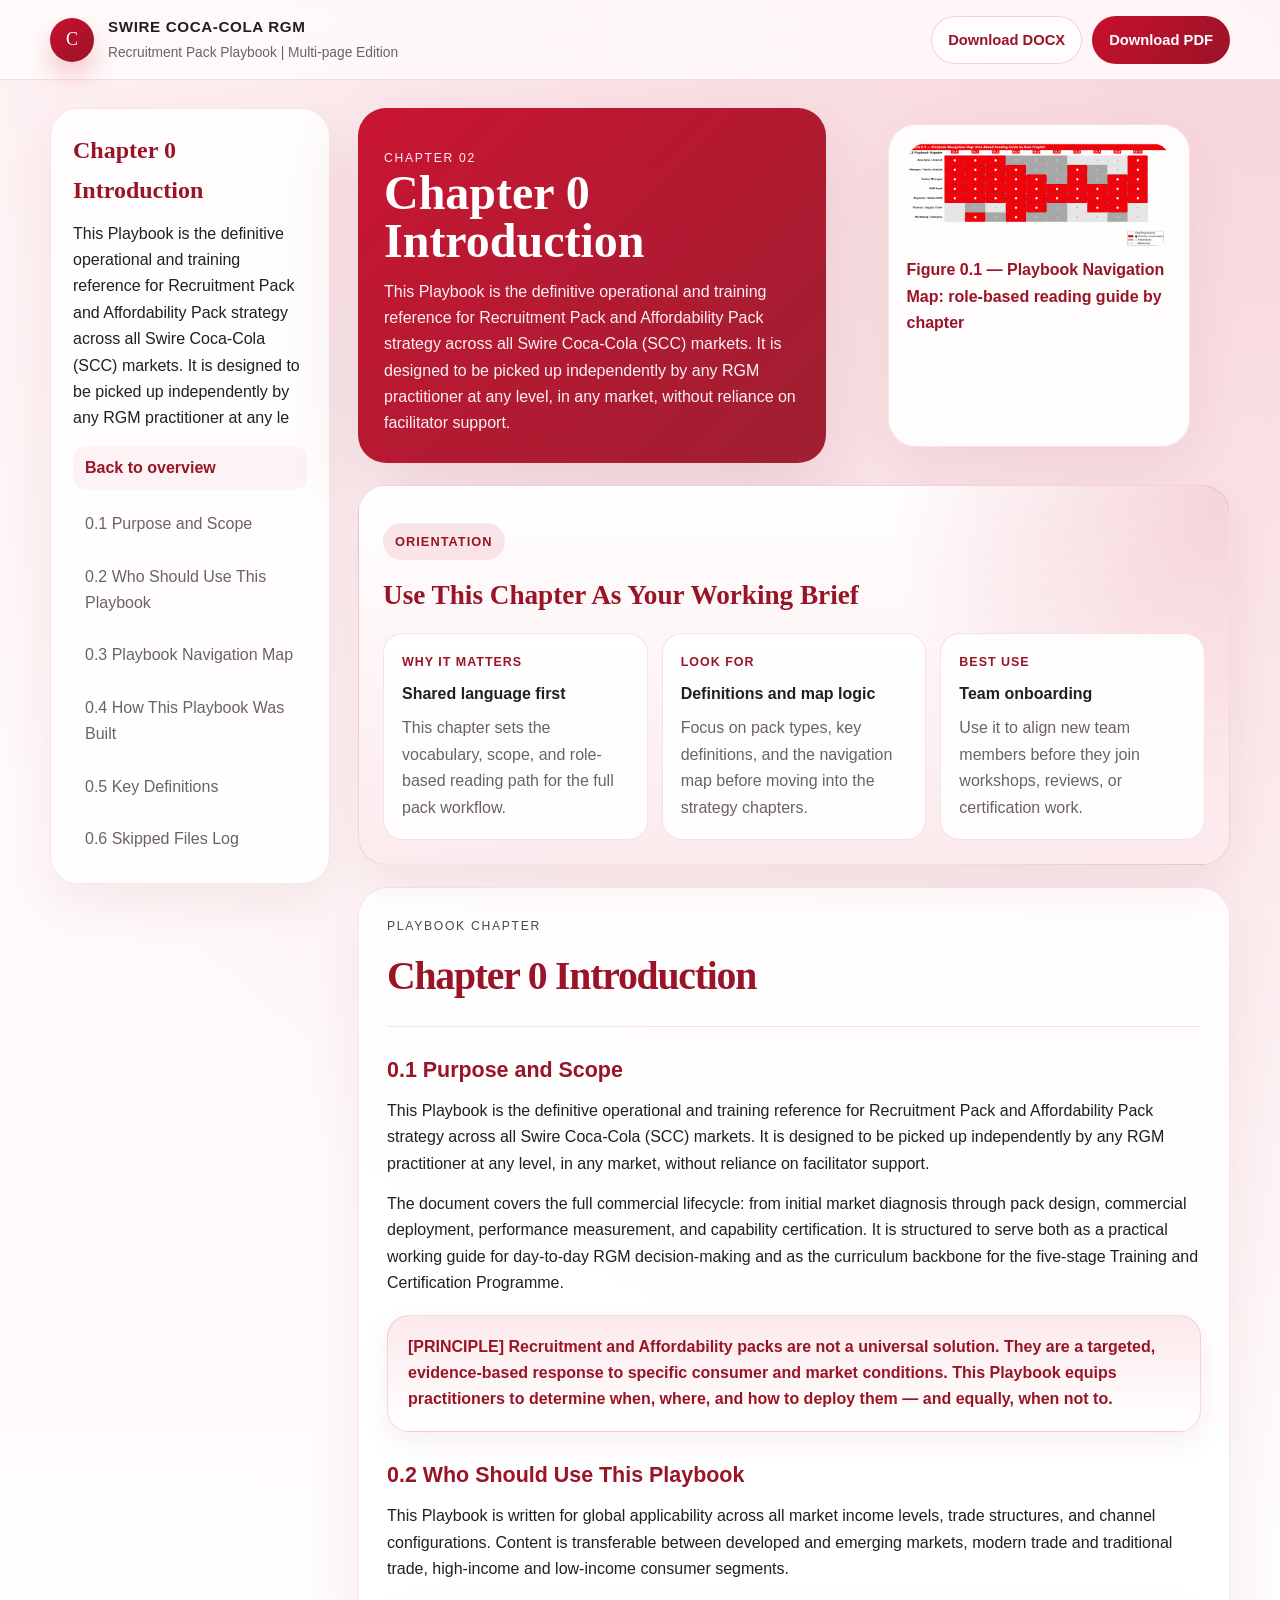
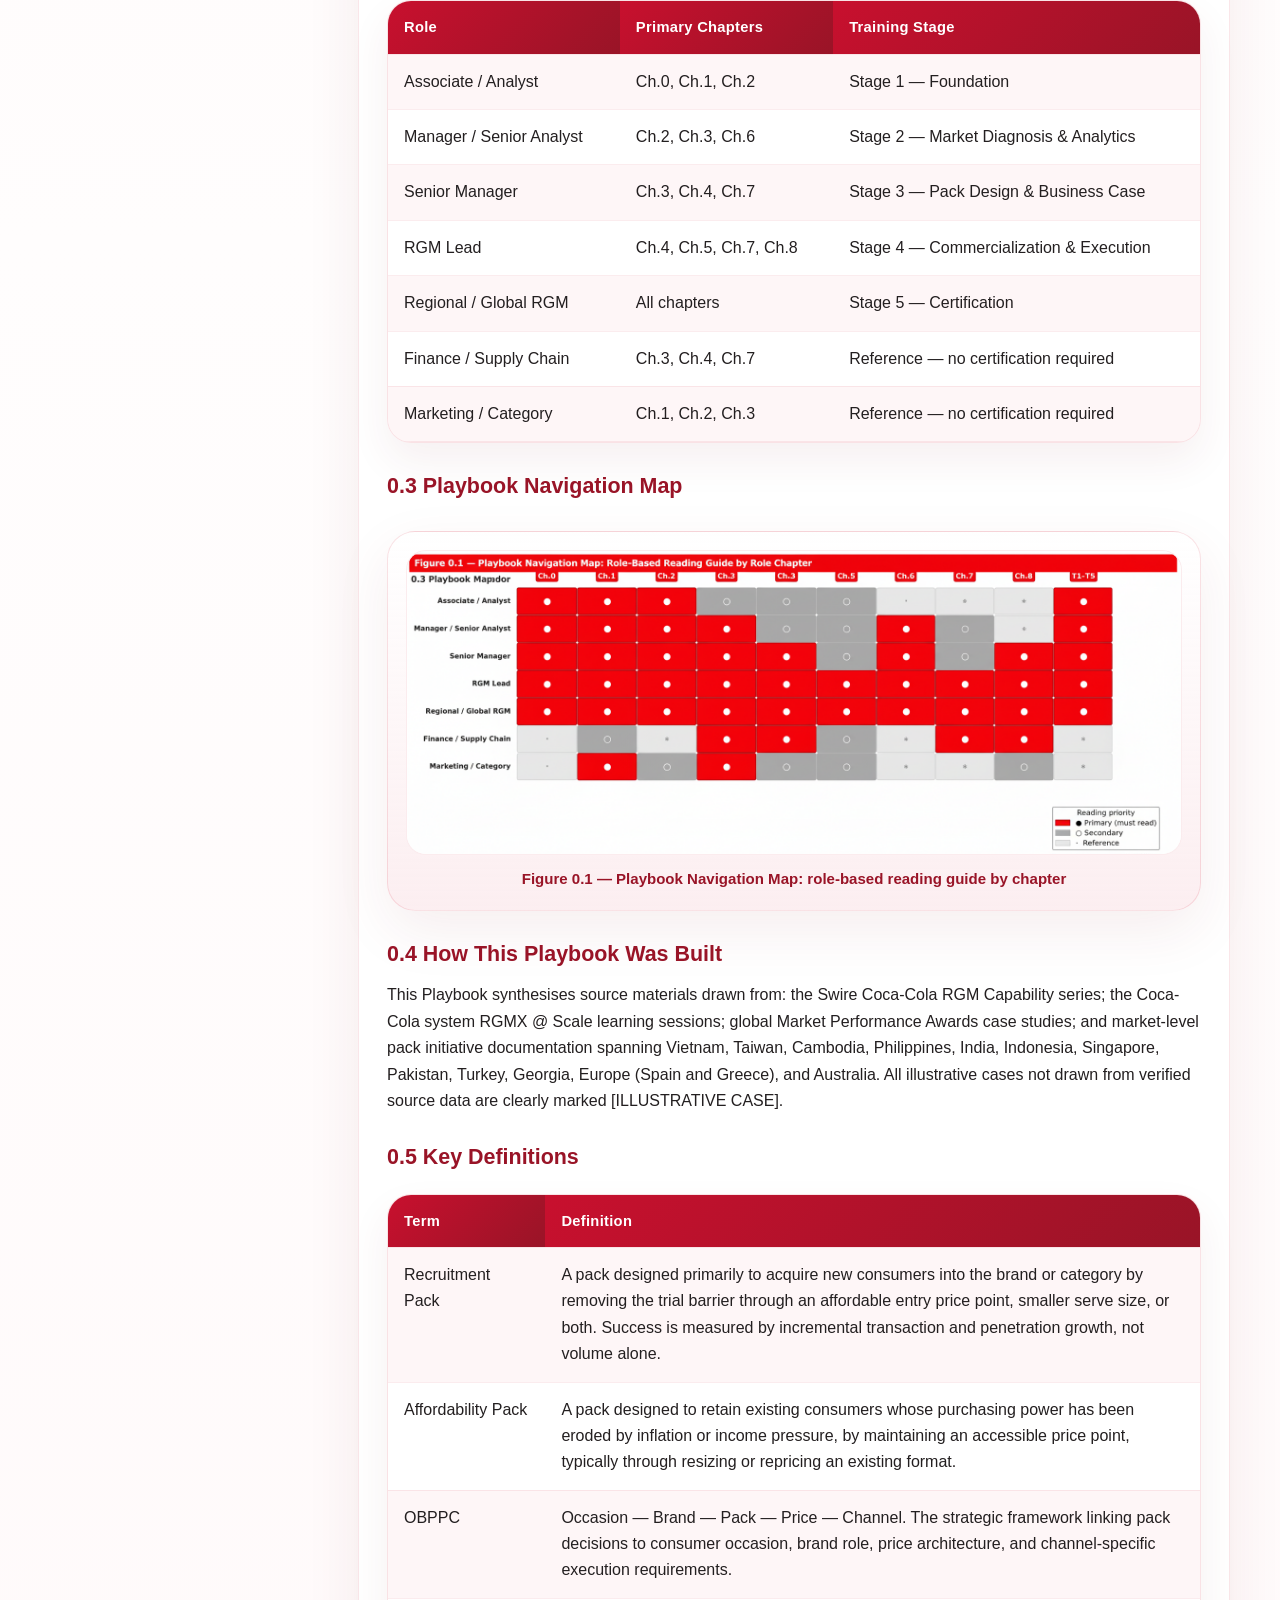
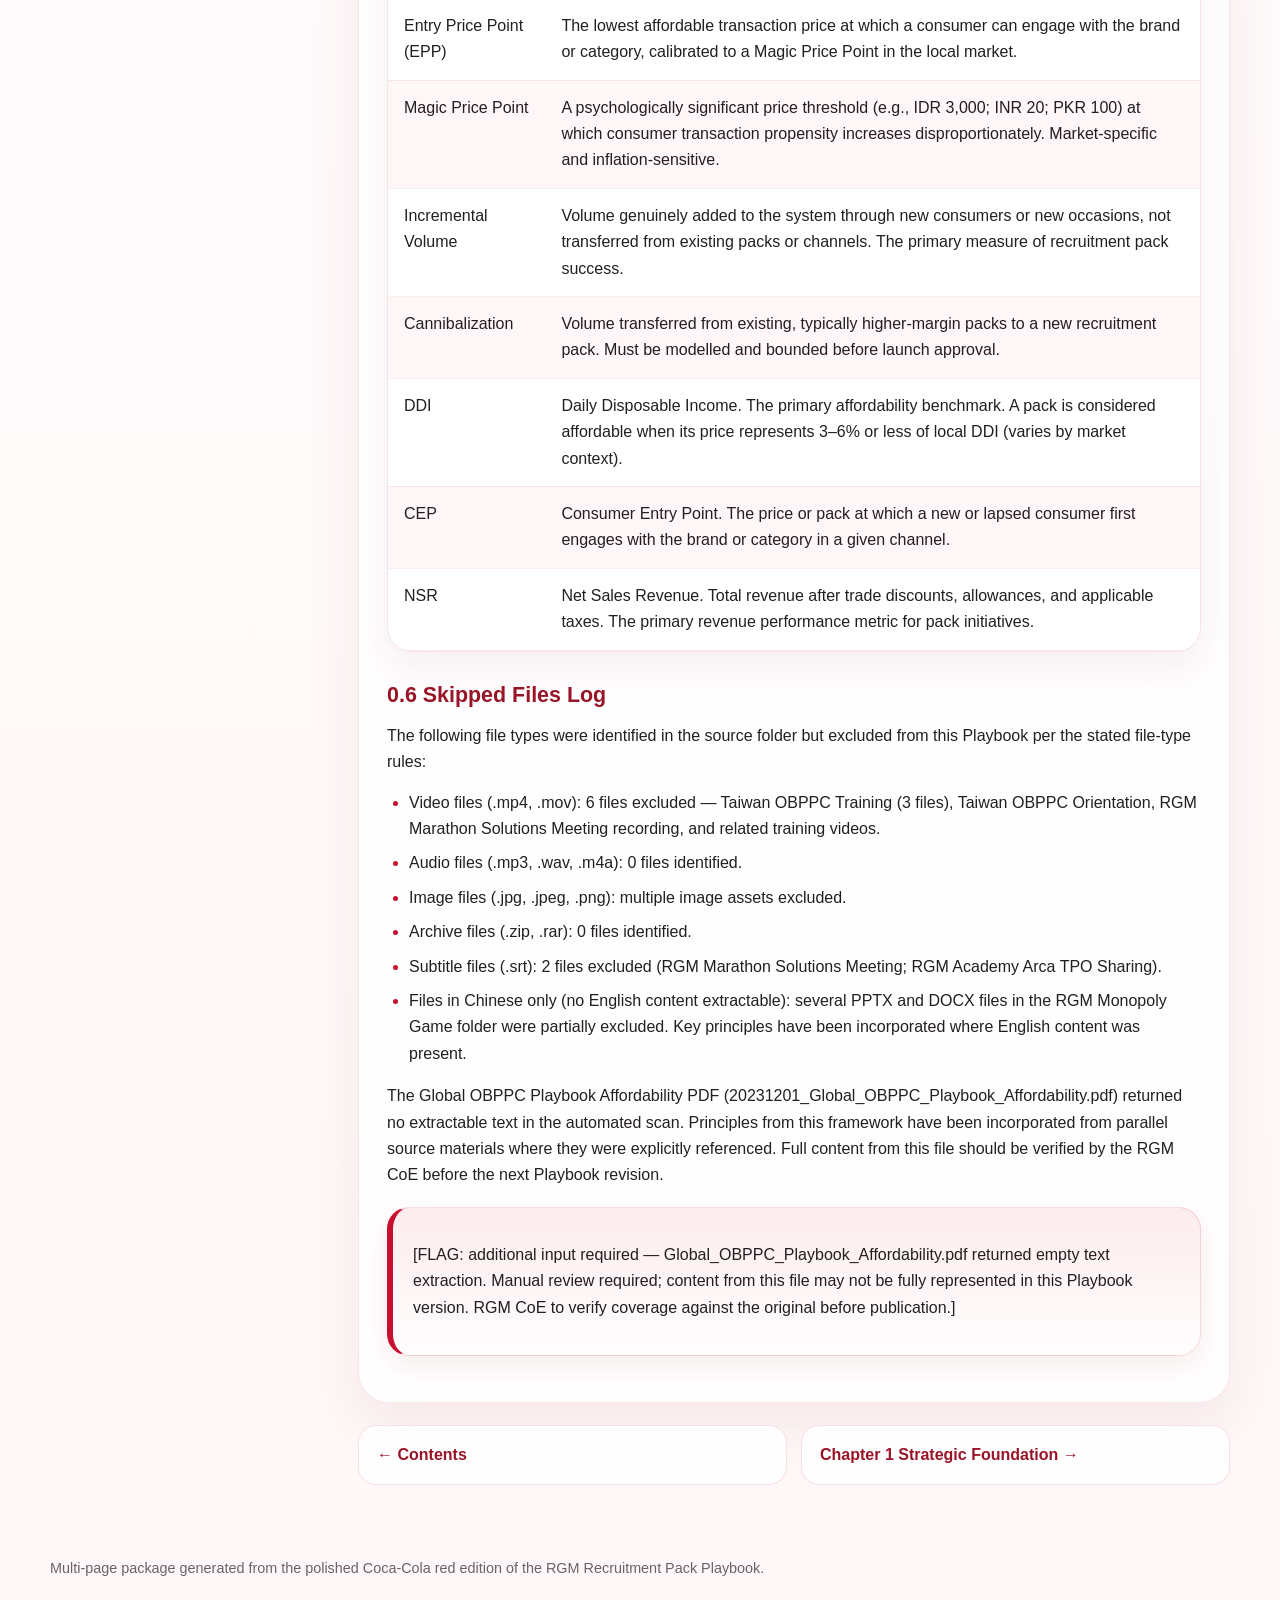
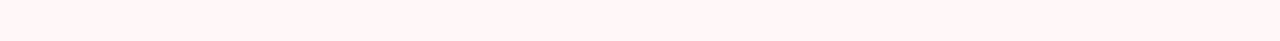
<file: chapters/chapter-0-introduction.html>
<!DOCTYPE html>
<html lang="en">
<head>
  <meta charset="utf-8" />
  <meta name="viewport" content="width=device-width, initial-scale=1" />
  <title>Chapter 0 Introduction | RGM Recruitment Pack Playbook | Web Edition</title>
  <link rel="stylesheet" href="../styles.css" />
</head>
<body>

  <header class="topbar">
    <div class="topbar-inner">
      <div class="brand-lockup">
        <div class="brand-pill">C</div>
        <div class="brand-copy">
          <strong>Swire Coca-Cola RGM</strong>
          <span>Recruitment Pack Playbook | Multi-page Edition</span>
        </div>
      </div>
      <div class="topbar-actions">
        <a class="action-btn action-secondary" href="../assets/downloads/rgm-playbook-coke-red.docx" download>Download DOCX</a>
        <a class="action-btn action-primary" href="../assets/downloads/rgm-playbook-coke-red.pdf" download>Download PDF</a>
      </div>
    </div>
  </header>

  <div class="site-shell">
    <div class="chapter-shell">
      <aside class="chapter-sidebar reveal">
        <h2>Chapter 0 Introduction</h2>
        <p class="body-copy">This Playbook is the definitive operational and training reference for Recruitment Pack and Affordability Pack strategy across all Swire Coca-Cola (SCC) markets. It is designed to be picked up independently by any RGM practitioner at any le</p>
        <a class="side-link" href="../index.html">Back to overview</a>
        <div class="section-list">
          <a href="#0-1-purpose-and-scope">0.1 Purpose and Scope</a><a href="#0-2-who-should-use-this-playbook">0.2 Who Should Use This Playbook</a><a href="#0-3-playbook-navigation-map">0.3 Playbook Navigation Map</a><a href="#0-4-how-this-playbook-was-built">0.4 How This Playbook Was Built</a><a href="#0-5-key-definitions">0.5 Key Definitions</a><a href="#0-6-skipped-files-log">0.6 Skipped Files Log</a>
        </div>
      </aside>

      <main class="chapter-article">
        <div class="chapter-hero">
          <section class="chapter-summary reveal">
            <p class="eyebrow">Chapter 02</p>
            <h1>Chapter 0 Introduction</h1>
            <p>This Playbook is the definitive operational and training reference for Recruitment Pack and Affordability Pack strategy across all Swire Coca-Cola (SCC) markets. It is designed to be picked up independently by any RGM practitioner at any level, in any market, without reliance on facilitator support.</p>
          </section>
          
        <figure class="chapter-preview reveal">
          <img src="../assets/figures/01-figure-0-1-playbook-navigation-map-role-based-reading-guide-by-chapter.png" alt="Figure 0.1 — Playbook Navigation Map: role-based reading guide by chapter" loading="lazy" />
          <figcaption>Figure 0.1 — Playbook Navigation Map: role-based reading guide by chapter</figcaption>
        </figure>
        
        </div>

        <section class="chapter visible searchable-scope" id="chapter-0-introduction">
          <div class="chapter-head"><p class="eyebrow">Playbook Chapter</p><h2>Chapter 0 Introduction</h2></div><h3 id="0-1-purpose-and-scope" class="section-title">0.1 Purpose and Scope</h3><p class="body-copy">This Playbook is the definitive operational and training reference for Recruitment Pack and Affordability Pack strategy across all Swire Coca-Cola (SCC) markets. It is designed to be picked up independently by any RGM practitioner at any level, in any market, without reliance on facilitator support.</p><p class="body-copy">The document covers the full commercial lifecycle: from initial market diagnosis through pack design, commercial deployment, performance measurement, and capability certification. It is structured to serve both as a practical working guide for day-to-day RGM decision-making and as the curriculum backbone for the five-stage Training and Certification Programme.</p><aside class="principle-card">[PRINCIPLE] Recruitment and Affordability packs are not a universal solution. They are a targeted, evidence-based response to specific consumer and market conditions. This Playbook equips practitioners to determine when, where, and how to deploy them — and equally, when not to.</aside><h3 id="0-2-who-should-use-this-playbook" class="section-title">0.2 Who Should Use This Playbook</h3><p class="body-copy">This Playbook is written for global applicability across all market income levels, trade structures, and channel configurations. Content is transferable between developed and emerging markets, modern trade and traditional trade, high-income and low-income consumer segments.</p><div class="table-shell"><table class="data-table"><tr><th><p>Role</p></th><th><p>Primary Chapters</p></th><th><p>Training Stage</p></th></tr><tr><td><p>Associate / Analyst</p></td><td><p>Ch.0, Ch.1, Ch.2</p></td><td><p>Stage 1 — Foundation</p></td></tr><tr><td><p>Manager / Senior Analyst</p></td><td><p>Ch.2, Ch.3, Ch.6</p></td><td><p>Stage 2 — Market Diagnosis &amp; Analytics</p></td></tr><tr><td><p>Senior Manager</p></td><td><p>Ch.3, Ch.4, Ch.7</p></td><td><p>Stage 3 — Pack Design &amp; Business Case</p></td></tr><tr><td><p>RGM Lead</p></td><td><p>Ch.4, Ch.5, Ch.7, Ch.8</p></td><td><p>Stage 4 — Commercialization &amp; Execution</p></td></tr><tr><td><p>Regional / Global RGM</p></td><td><p>All chapters</p></td><td><p>Stage 5 — Certification</p></td></tr><tr><td><p>Finance / Supply Chain</p></td><td><p>Ch.3, Ch.4, Ch.7</p></td><td><p>Reference — no certification required</p></td></tr><tr><td><p>Marketing / Category</p></td><td><p>Ch.1, Ch.2, Ch.3</p></td><td><p>Reference — no certification required</p></td></tr></table></div><h3 id="0-3-playbook-navigation-map" class="section-title">0.3 Playbook Navigation Map</h3><figure class="figure-card"><img src="../assets/figures/01-figure-0-1-playbook-navigation-map-role-based-reading-guide-by-chapter.png" alt="Figure 0.1 — Playbook Navigation Map: role-based reading guide by chapter" loading="lazy" /><figcaption>Figure 0.1 — Playbook Navigation Map: role-based reading guide by chapter</figcaption></figure><h3 id="0-4-how-this-playbook-was-built" class="section-title">0.4 How This Playbook Was Built</h3><p class="body-copy">This Playbook synthesises source materials drawn from: the Swire Coca-Cola RGM Capability series; the Coca-Cola system RGMX @ Scale learning sessions; global Market Performance Awards case studies; and market-level pack initiative documentation spanning Vietnam, Taiwan, Cambodia, Philippines, India, Indonesia, Singapore, Pakistan, Turkey, Georgia, Europe (Spain and Greece), and Australia. All illustrative cases not drawn from verified source data are clearly marked [ILLUSTRATIVE CASE].</p><h3 id="0-5-key-definitions" class="section-title">0.5 Key Definitions</h3><div class="table-shell"><table class="data-table"><tr><th><p>Term</p></th><th><p>Definition</p></th></tr><tr><td><p>Recruitment Pack</p></td><td><p>A pack designed primarily to acquire new consumers into the brand or category by removing the trial barrier through an affordable entry price point, smaller serve size, or both. Success is measured by incremental transaction and penetration growth, not volume alone.</p></td></tr><tr><td><p>Affordability Pack</p></td><td><p>A pack designed to retain existing consumers whose purchasing power has been eroded by inflation or income pressure, by maintaining an accessible price point, typically through resizing or repricing an existing format.</p></td></tr><tr><td><p>OBPPC</p></td><td><p>Occasion — Brand — Pack — Price — Channel. The strategic framework linking pack decisions to consumer occasion, brand role, price architecture, and channel-specific execution requirements.</p></td></tr><tr><td><p>Entry Price Point (EPP)</p></td><td><p>The lowest affordable transaction price at which a consumer can engage with the brand or category, calibrated to a Magic Price Point in the local market.</p></td></tr><tr><td><p>Magic Price Point</p></td><td><p>A psychologically significant price threshold (e.g., IDR 3,000; INR 20; PKR 100) at which consumer transaction propensity increases disproportionately. Market-specific and inflation-sensitive.</p></td></tr><tr><td><p>Incremental Volume</p></td><td><p>Volume genuinely added to the system through new consumers or new occasions, not transferred from existing packs or channels. The primary measure of recruitment pack success.</p></td></tr><tr><td><p>Cannibalization</p></td><td><p>Volume transferred from existing, typically higher-margin packs to a new recruitment pack. Must be modelled and bounded before launch approval.</p></td></tr><tr><td><p>DDI</p></td><td><p>Daily Disposable Income. The primary affordability benchmark. A pack is considered affordable when its price represents 3–6% or less of local DDI (varies by market context).</p></td></tr><tr><td><p>CEP</p></td><td><p>Consumer Entry Point. The price or pack at which a new or lapsed consumer first engages with the brand or category in a given channel.</p></td></tr><tr><td><p>NSR</p></td><td><p>Net Sales Revenue. Total revenue after trade discounts, allowances, and applicable taxes. The primary revenue performance metric for pack initiatives.</p></td></tr></table></div><h3 id="0-6-skipped-files-log" class="section-title">0.6 Skipped Files Log</h3><p class="body-copy">The following file types were identified in the source folder but excluded from this Playbook per the stated file-type rules:</p><ul class="bullet-list"><li>Video files (.mp4, .mov): 6 files excluded — Taiwan OBPPC Training (3 files), Taiwan OBPPC Orientation, RGM Marathon Solutions Meeting recording, and related training videos.</li><li>Audio files (.mp3, .wav, .m4a): 0 files identified.</li><li>Image files (.jpg, .jpeg, .png): multiple image assets excluded.</li><li>Archive files (.zip, .rar): 0 files identified.</li><li>Subtitle files (.srt): 2 files excluded (RGM Marathon Solutions Meeting; RGM Academy Arca TPO Sharing).</li><li>Files in Chinese only (no English content extractable): several PPTX and DOCX files in the RGM Monopoly Game folder were partially excluded. Key principles have been incorporated where English content was present.</li></ul><p class="body-copy">The Global OBPPC Playbook Affordability PDF (20231201_Global_OBPPC_Playbook_Affordability.pdf) returned no extractable text in the automated scan. Principles from this framework have been incorporated from parallel source materials where they were explicitly referenced. Full content from this file should be verified by the RGM CoE before the next Playbook revision.</p><div class="note-card note-flag"><p>[FLAG: additional input required — Global_OBPPC_Playbook_Affordability.pdf returned empty text extraction. Manual review required; content from this file may not be fully represented in this Playbook version. RGM CoE to verify coverage against the original before publication.]</p></div>
        </section>

        <div class="chapter-footer-nav">
          <a href="contents.html">← Contents</a>
          <a href="chapter-1-strategic-foundation.html">Chapter 1 Strategic Foundation →</a>
        </div>
      </main>
    </div>
  </div>

  <div class="site-footer">
    Multi-page package generated from the polished Coca-Cola red edition of the RGM Recruitment Pack Playbook.
  </div>

  <script src="../app.js"></script>
</body>
</html>
</file>
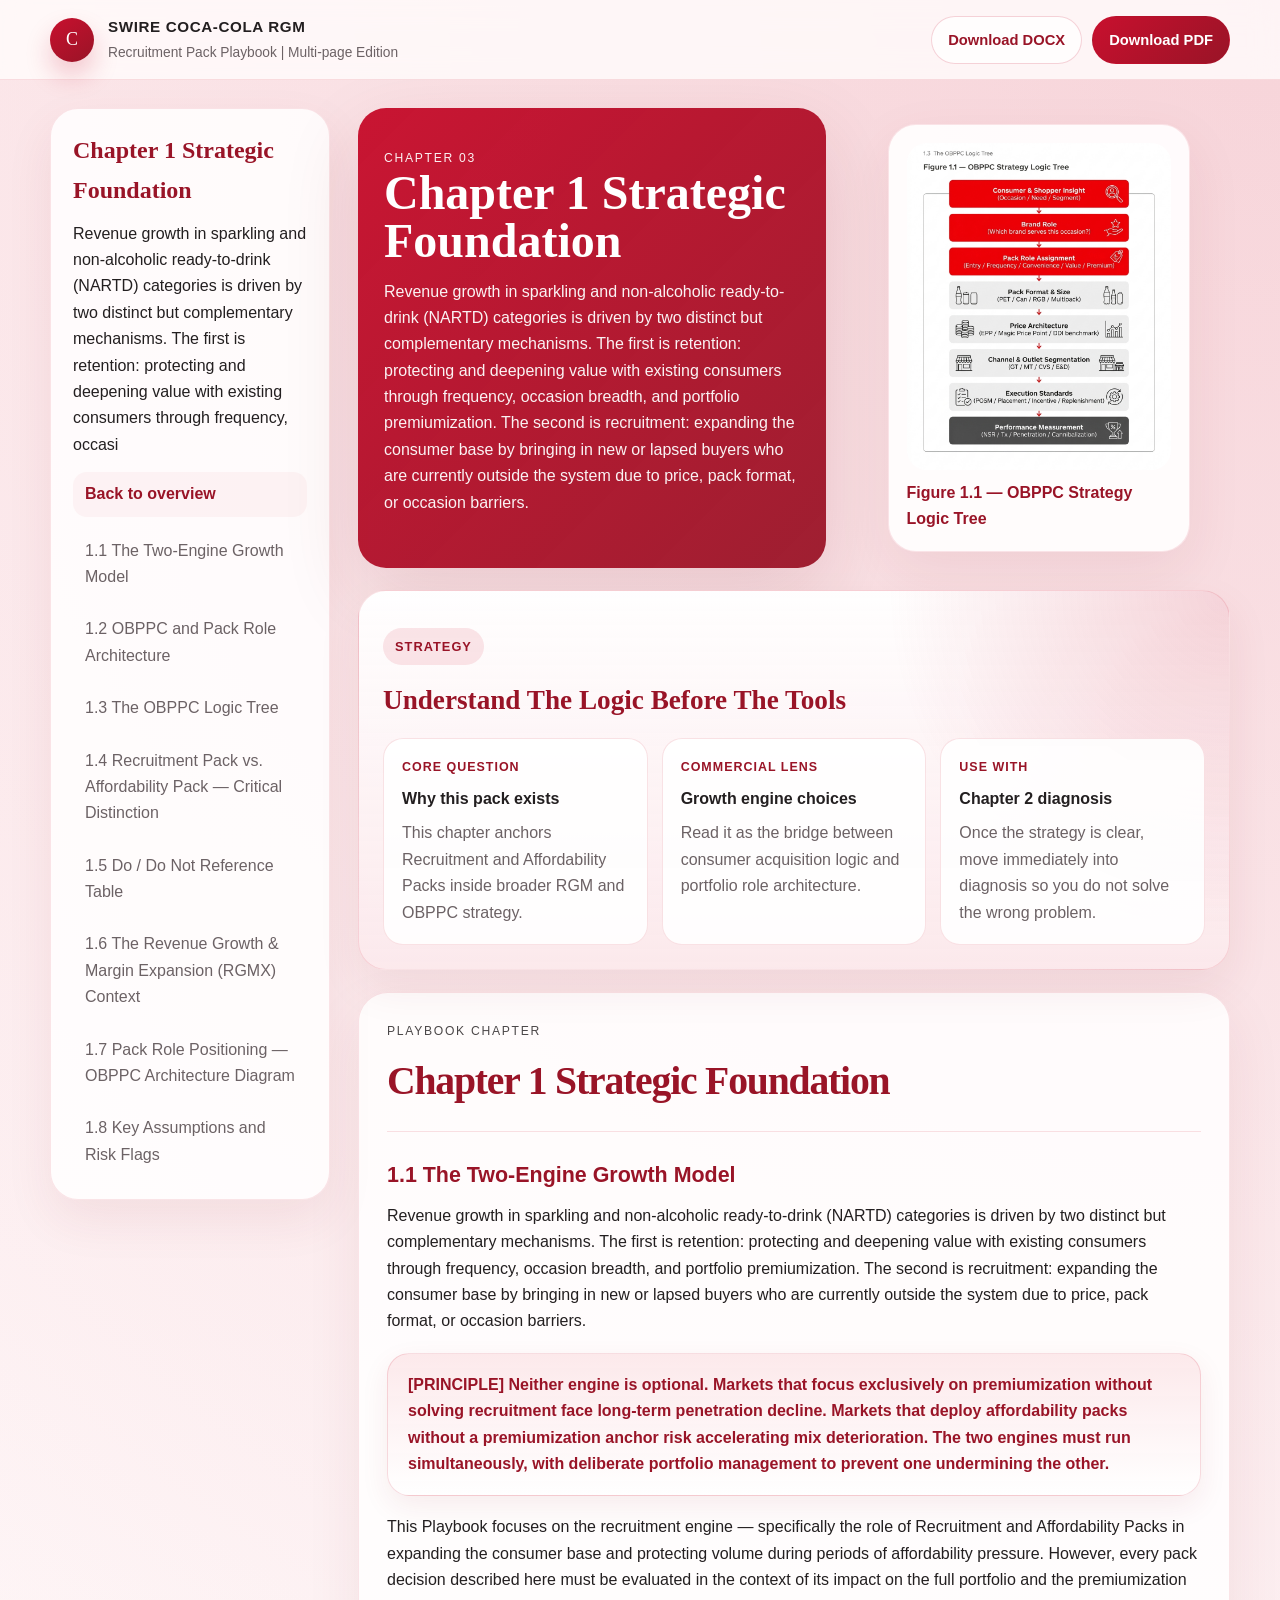
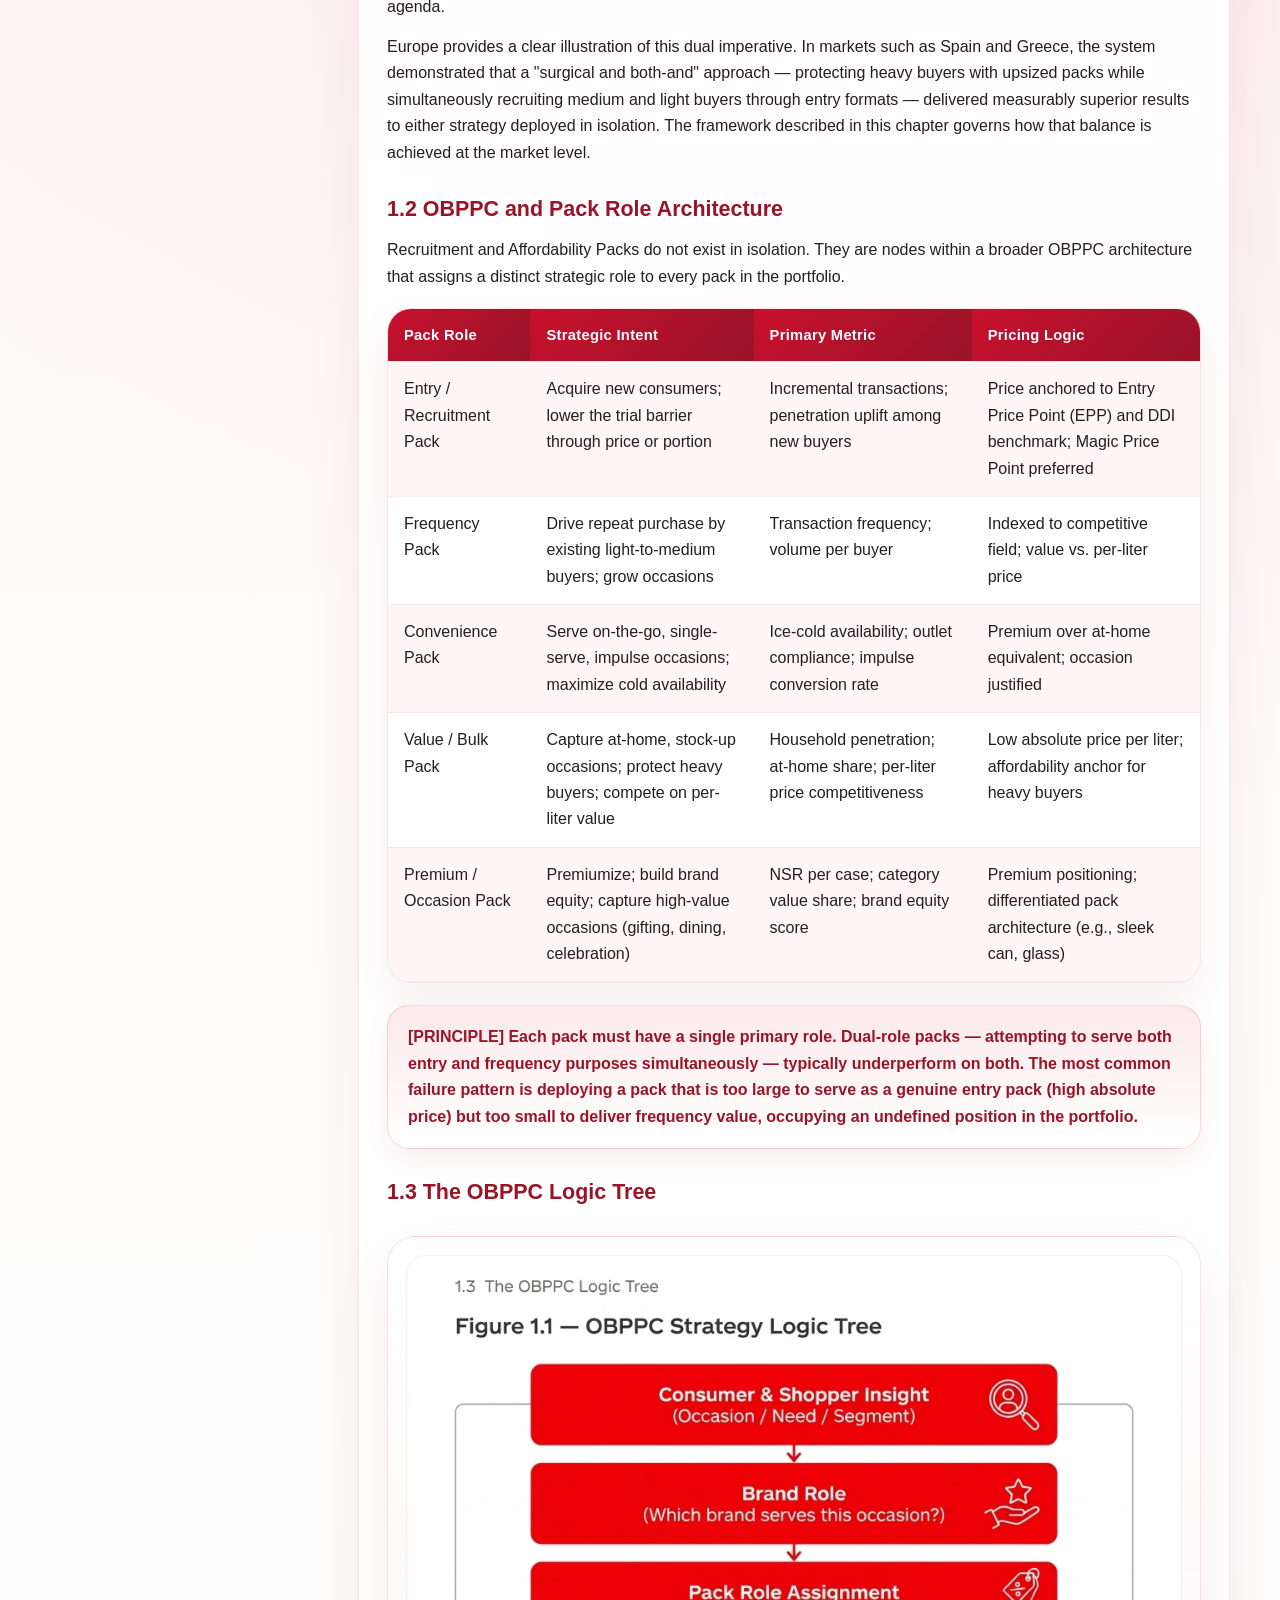
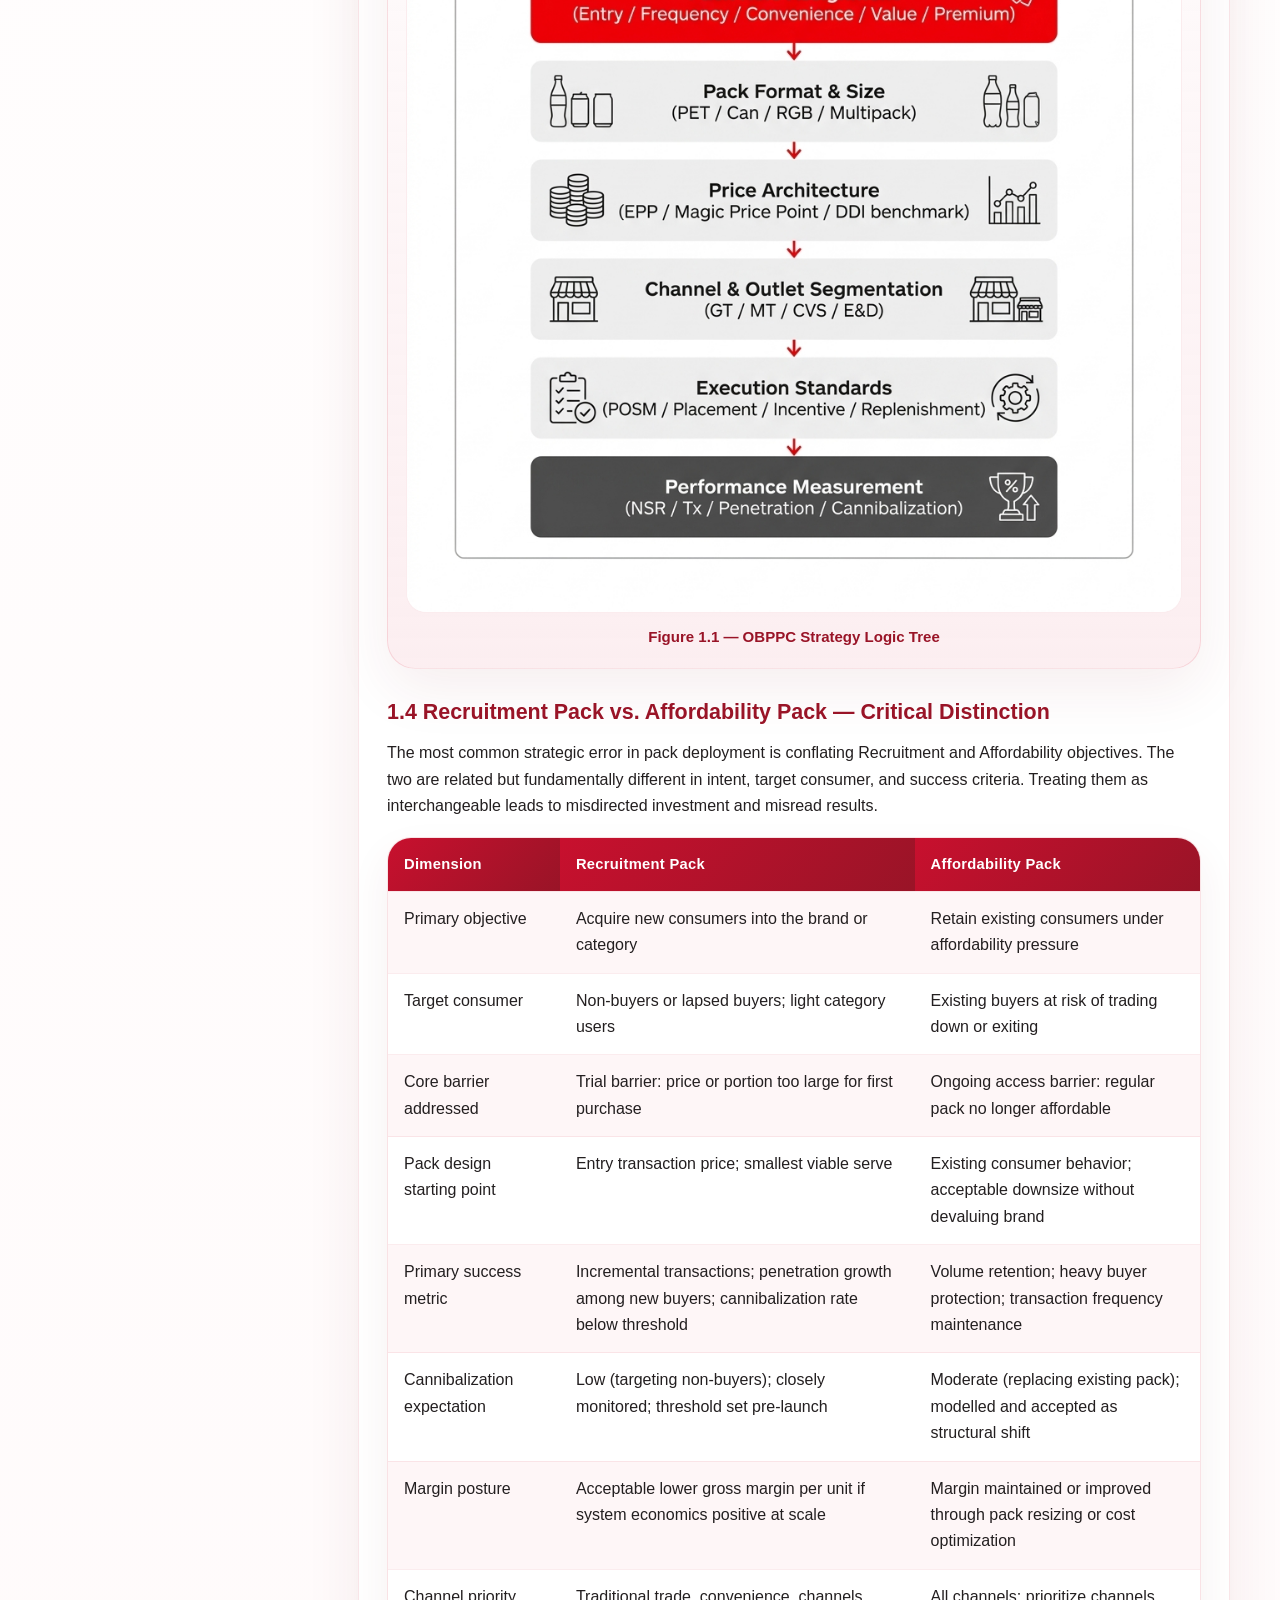
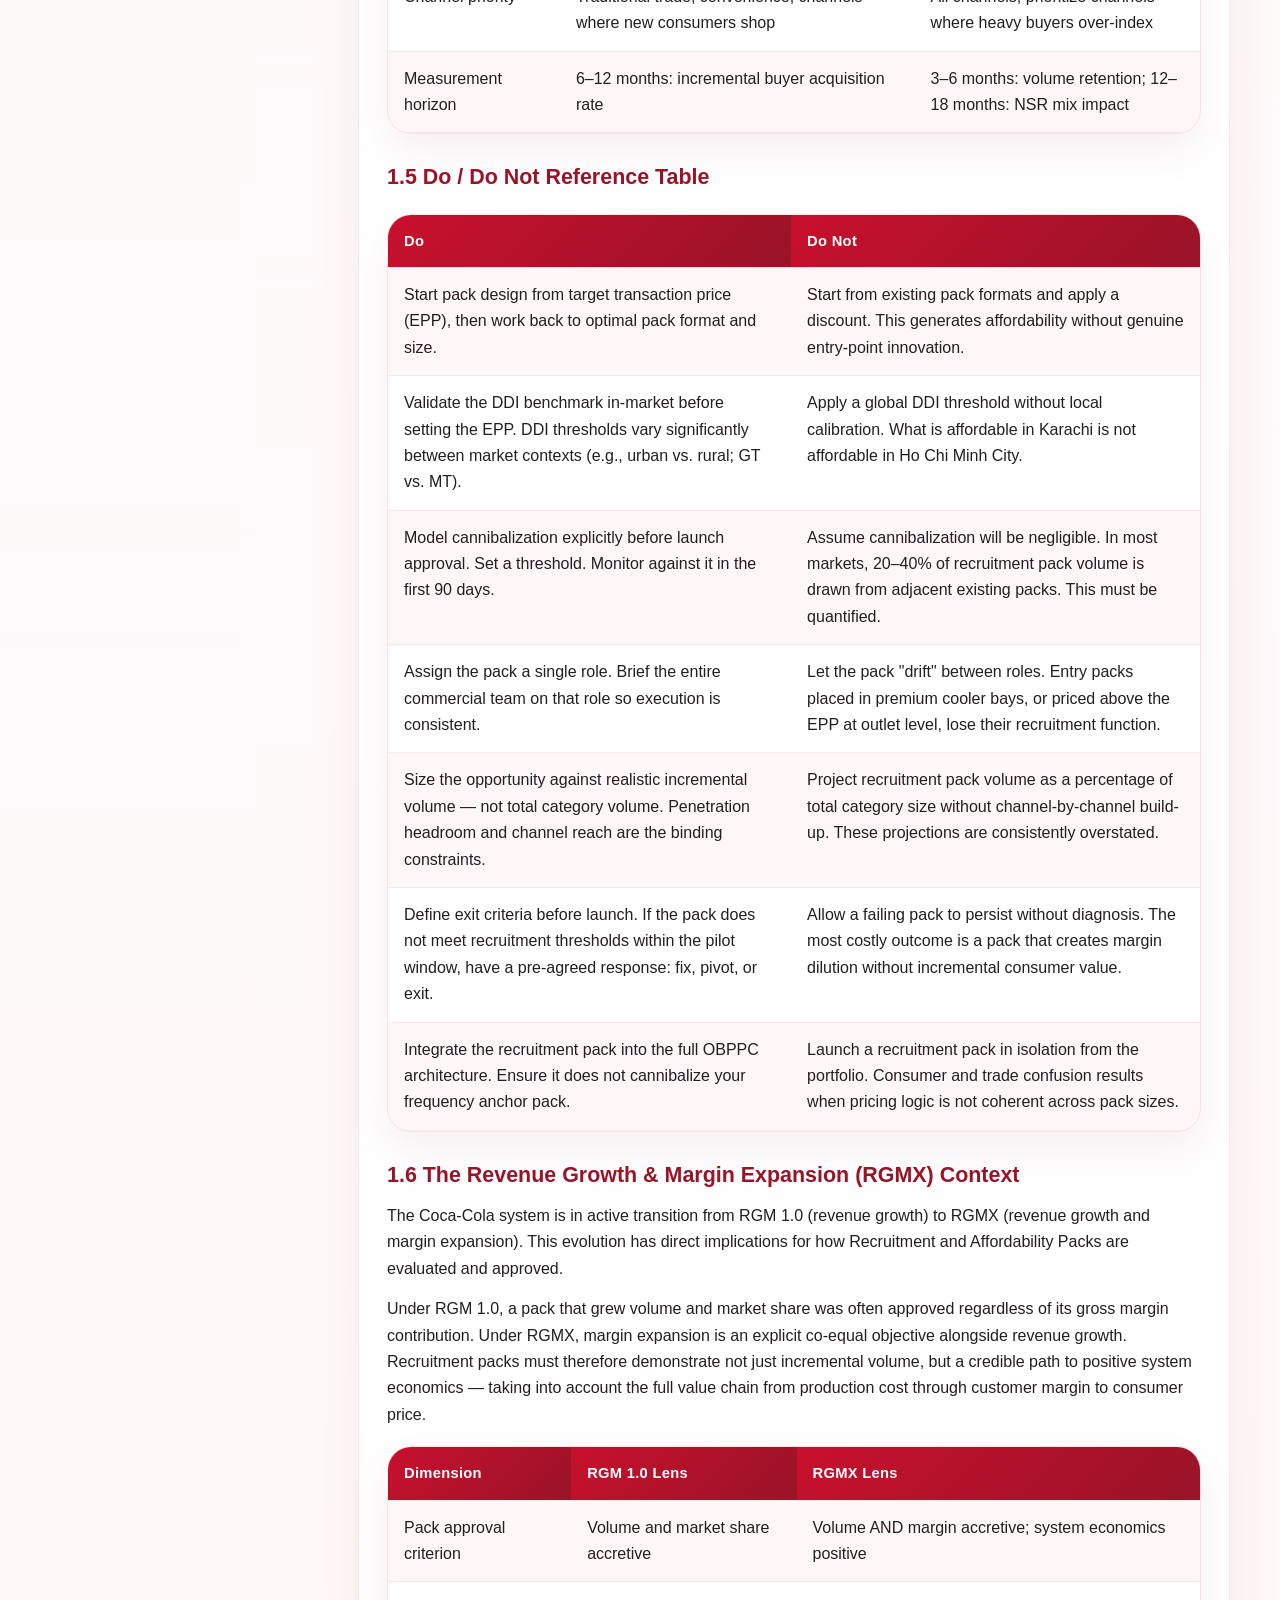
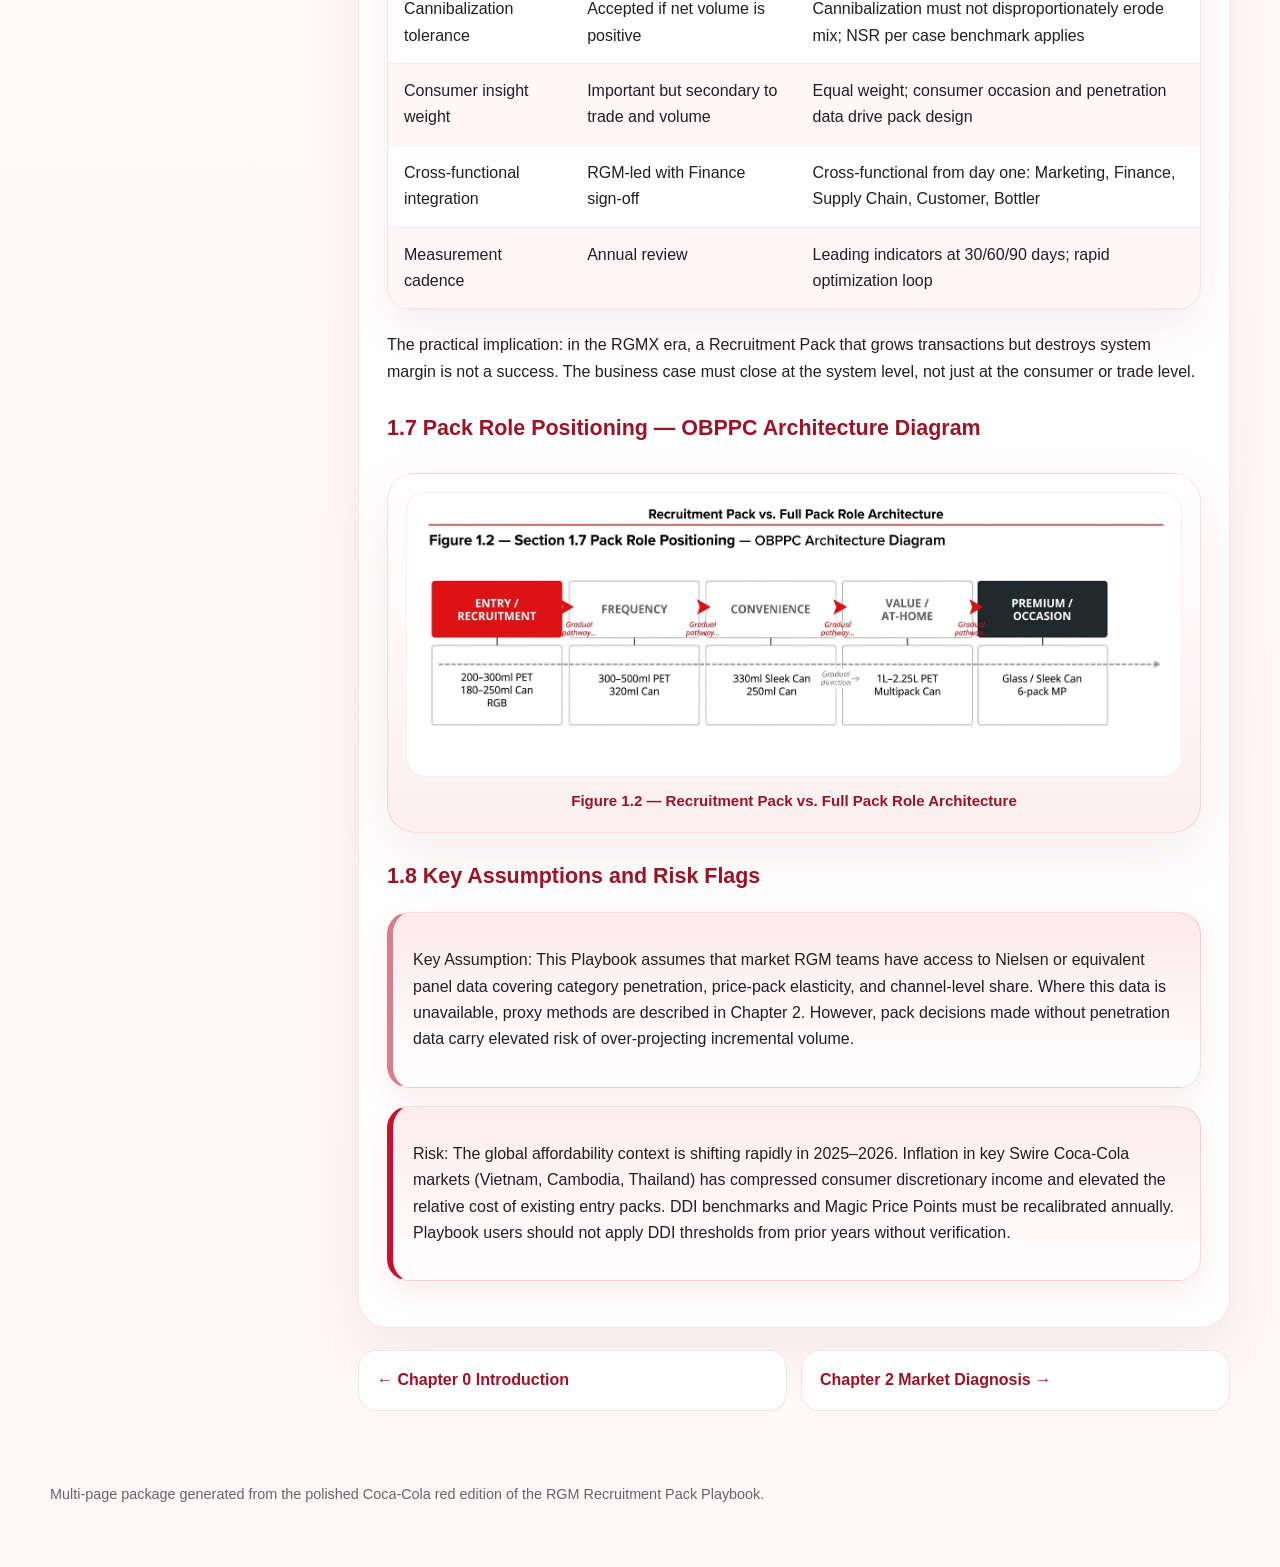
<file: chapters/chapter-1-strategic-foundation.html>
<!DOCTYPE html>
<html lang="en">
<head>
  <meta charset="utf-8" />
  <meta name="viewport" content="width=device-width, initial-scale=1" />
  <title>Chapter 1 Strategic Foundation | RGM Recruitment Pack Playbook | Web Edition</title>
  <link rel="stylesheet" href="../styles.css" />
</head>
<body>

  <header class="topbar">
    <div class="topbar-inner">
      <div class="brand-lockup">
        <div class="brand-pill">C</div>
        <div class="brand-copy">
          <strong>Swire Coca-Cola RGM</strong>
          <span>Recruitment Pack Playbook | Multi-page Edition</span>
        </div>
      </div>
      <div class="topbar-actions">
        <a class="action-btn action-secondary" href="../assets/downloads/rgm-playbook-coke-red.docx" download>Download DOCX</a>
        <a class="action-btn action-primary" href="../assets/downloads/rgm-playbook-coke-red.pdf" download>Download PDF</a>
      </div>
    </div>
  </header>

  <div class="site-shell">
    <div class="chapter-shell">
      <aside class="chapter-sidebar reveal">
        <h2>Chapter 1 Strategic Foundation</h2>
        <p class="body-copy">Revenue growth in sparkling and non-alcoholic ready-to-drink (NARTD) categories is driven by two distinct but complementary mechanisms. The first is retention: protecting and deepening value with existing consumers through frequency, occasi</p>
        <a class="side-link" href="../index.html">Back to overview</a>
        <div class="section-list">
          <a href="#1-1-the-two-engine-growth-model">1.1 The Two-Engine Growth Model</a><a href="#1-2-obppc-and-pack-role-architecture">1.2 OBPPC and Pack Role Architecture</a><a href="#1-3-the-obppc-logic-tree">1.3 The OBPPC Logic Tree</a><a href="#1-4-recruitment-pack-vs-affordability-pack-critical-distinction">1.4 Recruitment Pack vs. Affordability Pack — Critical Distinction</a><a href="#1-5-do-do-not-reference-table">1.5 Do / Do Not Reference Table</a><a href="#1-6-the-revenue-growth-margin-expansion-rgmx-context">1.6 The Revenue Growth &amp; Margin Expansion (RGMX) Context</a><a href="#1-7-pack-role-positioning-obppc-architecture-diagram">1.7 Pack Role Positioning — OBPPC Architecture Diagram</a><a href="#1-8-key-assumptions-and-risk-flags">1.8 Key Assumptions and Risk Flags</a>
        </div>
      </aside>

      <main class="chapter-article">
        <div class="chapter-hero">
          <section class="chapter-summary reveal">
            <p class="eyebrow">Chapter 03</p>
            <h1>Chapter 1 Strategic Foundation</h1>
            <p>Revenue growth in sparkling and non-alcoholic ready-to-drink (NARTD) categories is driven by two distinct but complementary mechanisms. The first is retention: protecting and deepening value with existing consumers through frequency, occasion breadth, and portfolio premiumization. The second is recruitment: expanding the consumer base by bringing in new or lapsed buyers who are currently outside the system due to price, pack format, or occasion barriers.</p>
          </section>
          
        <figure class="chapter-preview reveal">
          <img src="../assets/figures/02-figure-1-1-obppc-strategy-logic-tree.jpg" alt="Figure 1.1 — OBPPC Strategy Logic Tree" loading="lazy" />
          <figcaption>Figure 1.1 — OBPPC Strategy Logic Tree</figcaption>
        </figure>
        
        </div>

        <section class="chapter visible searchable-scope" id="chapter-1-strategic-foundation">
          <div class="chapter-head"><p class="eyebrow">Playbook Chapter</p><h2>Chapter 1 Strategic Foundation</h2></div><h3 id="1-1-the-two-engine-growth-model" class="section-title">1.1 The Two-Engine Growth Model</h3><p class="body-copy">Revenue growth in sparkling and non-alcoholic ready-to-drink (NARTD) categories is driven by two distinct but complementary mechanisms. The first is retention: protecting and deepening value with existing consumers through frequency, occasion breadth, and portfolio premiumization. The second is recruitment: expanding the consumer base by bringing in new or lapsed buyers who are currently outside the system due to price, pack format, or occasion barriers.</p><aside class="principle-card">[PRINCIPLE] Neither engine is optional. Markets that focus exclusively on premiumization without solving recruitment face long-term penetration decline. Markets that deploy affordability packs without a premiumization anchor risk accelerating mix deterioration. The two engines must run simultaneously, with deliberate portfolio management to prevent one undermining the other.</aside><p class="body-copy">This Playbook focuses on the recruitment engine — specifically the role of Recruitment and Affordability Packs in expanding the consumer base and protecting volume during periods of affordability pressure. However, every pack decision described here must be evaluated in the context of its impact on the full portfolio and the premiumization agenda.</p><p class="body-copy">Europe provides a clear illustration of this dual imperative. In markets such as Spain and Greece, the system demonstrated that a &quot;surgical and both-and&quot; approach — protecting heavy buyers with upsized packs while simultaneously recruiting medium and light buyers through entry formats — delivered measurably superior results to either strategy deployed in isolation. The framework described in this chapter governs how that balance is achieved at the market level.</p><h3 id="1-2-obppc-and-pack-role-architecture" class="section-title">1.2 OBPPC and Pack Role Architecture</h3><p class="body-copy">Recruitment and Affordability Packs do not exist in isolation. They are nodes within a broader OBPPC architecture that assigns a distinct strategic role to every pack in the portfolio.</p><div class="table-shell"><table class="data-table"><tr><th><p>Pack Role</p></th><th><p>Strategic Intent</p></th><th><p>Primary Metric</p></th><th><p>Pricing Logic</p></th></tr><tr><td><p>Entry / Recruitment Pack</p></td><td><p>Acquire new consumers; lower the trial barrier through price or portion</p></td><td><p>Incremental transactions; penetration uplift among new buyers</p></td><td><p>Price anchored to Entry Price Point (EPP) and DDI benchmark; Magic Price Point preferred</p></td></tr><tr><td><p>Frequency Pack</p></td><td><p>Drive repeat purchase by existing light-to-medium buyers; grow occasions</p></td><td><p>Transaction frequency; volume per buyer</p></td><td><p>Indexed to competitive field; value vs. per-liter price</p></td></tr><tr><td><p>Convenience Pack</p></td><td><p>Serve on-the-go, single-serve, impulse occasions; maximize cold availability</p></td><td><p>Ice-cold availability; outlet compliance; impulse conversion rate</p></td><td><p>Premium over at-home equivalent; occasion justified</p></td></tr><tr><td><p>Value / Bulk Pack</p></td><td><p>Capture at-home, stock-up occasions; protect heavy buyers; compete on per-liter value</p></td><td><p>Household penetration; at-home share; per-liter price competitiveness</p></td><td><p>Low absolute price per liter; affordability anchor for heavy buyers</p></td></tr><tr><td><p>Premium / Occasion Pack</p></td><td><p>Premiumize; build brand equity; capture high-value occasions (gifting, dining, celebration)</p></td><td><p>NSR per case; category value share; brand equity score</p></td><td><p>Premium positioning; differentiated pack architecture (e.g., sleek can, glass)</p></td></tr></table></div><aside class="principle-card">[PRINCIPLE] Each pack must have a single primary role. Dual-role packs — attempting to serve both entry and frequency purposes simultaneously — typically underperform on both. The most common failure pattern is deploying a pack that is too large to serve as a genuine entry pack (high absolute price) but too small to deliver frequency value, occupying an undefined position in the portfolio.</aside><h3 id="1-3-the-obppc-logic-tree" class="section-title">1.3 The OBPPC Logic Tree</h3><figure class="figure-card"><img src="../assets/figures/02-figure-1-1-obppc-strategy-logic-tree.jpg" alt="Figure 1.1 — OBPPC Strategy Logic Tree" loading="lazy" /><figcaption>Figure 1.1 — OBPPC Strategy Logic Tree</figcaption></figure><h3 id="1-4-recruitment-pack-vs-affordability-pack-critical-distinction" class="section-title">1.4 Recruitment Pack vs. Affordability Pack — Critical Distinction</h3><p class="body-copy">The most common strategic error in pack deployment is conflating Recruitment and Affordability objectives. The two are related but fundamentally different in intent, target consumer, and success criteria. Treating them as interchangeable leads to misdirected investment and misread results.</p><div class="table-shell"><table class="data-table"><tr><th><p>Dimension</p></th><th><p>Recruitment Pack</p></th><th><p>Affordability Pack</p></th></tr><tr><td><p>Primary objective</p></td><td><p>Acquire new consumers into the brand or category</p></td><td><p>Retain existing consumers under affordability pressure</p></td></tr><tr><td><p>Target consumer</p></td><td><p>Non-buyers or lapsed buyers; light category users</p></td><td><p>Existing buyers at risk of trading down or exiting</p></td></tr><tr><td><p>Core barrier addressed</p></td><td><p>Trial barrier: price or portion too large for first purchase</p></td><td><p>Ongoing access barrier: regular pack no longer affordable</p></td></tr><tr><td><p>Pack design starting point</p></td><td><p>Entry transaction price; smallest viable serve</p></td><td><p>Existing consumer behavior; acceptable downsize without devaluing brand</p></td></tr><tr><td><p>Primary success metric</p></td><td><p>Incremental transactions; penetration growth among new buyers; cannibalization rate below threshold</p></td><td><p>Volume retention; heavy buyer protection; transaction frequency maintenance</p></td></tr><tr><td><p>Cannibalization expectation</p></td><td><p>Low (targeting non-buyers); closely monitored; threshold set pre-launch</p></td><td><p>Moderate (replacing existing pack); modelled and accepted as structural shift</p></td></tr><tr><td><p>Margin posture</p></td><td><p>Acceptable lower gross margin per unit if system economics positive at scale</p></td><td><p>Margin maintained or improved through pack resizing or cost optimization</p></td></tr><tr><td><p>Channel priority</p></td><td><p>Traditional trade, convenience, channels where new consumers shop</p></td><td><p>All channels; prioritize channels where heavy buyers over-index</p></td></tr><tr><td><p>Measurement horizon</p></td><td><p>6–12 months: incremental buyer acquisition rate</p></td><td><p>3–6 months: volume retention; 12–18 months: NSR mix impact</p></td></tr></table></div><h3 id="1-5-do-do-not-reference-table" class="section-title">1.5 Do / Do Not Reference Table</h3><div class="table-shell"><table class="data-table"><tr><th><p>Do</p></th><th><p>Do Not</p></th></tr><tr><td><p>Start pack design from target transaction price (EPP), then work back to optimal pack format and size.</p></td><td><p>Start from existing pack formats and apply a discount. This generates affordability without genuine entry-point innovation.</p></td></tr><tr><td><p>Validate the DDI benchmark in-market before setting the EPP. DDI thresholds vary significantly between market contexts (e.g., urban vs. rural; GT vs. MT).</p></td><td><p>Apply a global DDI threshold without local calibration. What is affordable in Karachi is not affordable in Ho Chi Minh City.</p></td></tr><tr><td><p>Model cannibalization explicitly before launch approval. Set a threshold. Monitor against it in the first 90 days.</p></td><td><p>Assume cannibalization will be negligible. In most markets, 20–40% of recruitment pack volume is drawn from adjacent existing packs. This must be quantified.</p></td></tr><tr><td><p>Assign the pack a single role. Brief the entire commercial team on that role so execution is consistent.</p></td><td><p>Let the pack &quot;drift&quot; between roles. Entry packs placed in premium cooler bays, or priced above the EPP at outlet level, lose their recruitment function.</p></td></tr><tr><td><p>Size the opportunity against realistic incremental volume — not total category volume. Penetration headroom and channel reach are the binding constraints.</p></td><td><p>Project recruitment pack volume as a percentage of total category size without channel-by-channel build-up. These projections are consistently overstated.</p></td></tr><tr><td><p>Define exit criteria before launch. If the pack does not meet recruitment thresholds within the pilot window, have a pre-agreed response: fix, pivot, or exit.</p></td><td><p>Allow a failing pack to persist without diagnosis. The most costly outcome is a pack that creates margin dilution without incremental consumer value.</p></td></tr><tr><td><p>Integrate the recruitment pack into the full OBPPC architecture. Ensure it does not cannibalize your frequency anchor pack.</p></td><td><p>Launch a recruitment pack in isolation from the portfolio. Consumer and trade confusion results when pricing logic is not coherent across pack sizes.</p></td></tr></table></div><h3 id="1-6-the-revenue-growth-margin-expansion-rgmx-context" class="section-title">1.6 The Revenue Growth &amp; Margin Expansion (RGMX) Context</h3><p class="body-copy">The Coca-Cola system is in active transition from RGM 1.0 (revenue growth) to RGMX (revenue growth and margin expansion). This evolution has direct implications for how Recruitment and Affordability Packs are evaluated and approved.</p><p class="body-copy">Under RGM 1.0, a pack that grew volume and market share was often approved regardless of its gross margin contribution. Under RGMX, margin expansion is an explicit co-equal objective alongside revenue growth. Recruitment packs must therefore demonstrate not just incremental volume, but a credible path to positive system economics — taking into account the full value chain from production cost through customer margin to consumer price.</p><div class="table-shell"><table class="data-table"><tr><th><p>Dimension</p></th><th><p>RGM 1.0 Lens</p></th><th><p>RGMX Lens</p></th></tr><tr><td><p>Pack approval criterion</p></td><td><p>Volume and market share accretive</p></td><td><p>Volume AND margin accretive; system economics positive</p></td></tr><tr><td><p>Cannibalization tolerance</p></td><td><p>Accepted if net volume is positive</p></td><td><p>Cannibalization must not disproportionately erode mix; NSR per case benchmark applies</p></td></tr><tr><td><p>Consumer insight weight</p></td><td><p>Important but secondary to trade and volume</p></td><td><p>Equal weight; consumer occasion and penetration data drive pack design</p></td></tr><tr><td><p>Cross-functional integration</p></td><td><p>RGM-led with Finance sign-off</p></td><td><p>Cross-functional from day one: Marketing, Finance, Supply Chain, Customer, Bottler</p></td></tr><tr><td><p>Measurement cadence</p></td><td><p>Annual review</p></td><td><p>Leading indicators at 30/60/90 days; rapid optimization loop</p></td></tr></table></div><p class="body-copy">The practical implication: in the RGMX era, a Recruitment Pack that grows transactions but destroys system margin is not a success. The business case must close at the system level, not just at the consumer or trade level.</p><h3 id="1-7-pack-role-positioning-obppc-architecture-diagram" class="section-title">1.7 Pack Role Positioning — OBPPC Architecture Diagram</h3><figure class="figure-card"><img src="../assets/figures/03-figure-1-2-recruitment-pack-vs-full-pack-role-architecture.jpg" alt="Figure 1.2 — Recruitment Pack vs. Full Pack Role Architecture" loading="lazy" /><figcaption>Figure 1.2 — Recruitment Pack vs. Full Pack Role Architecture</figcaption></figure><h3 id="1-8-key-assumptions-and-risk-flags" class="section-title">1.8 Key Assumptions and Risk Flags</h3><div class="note-card note-key"><p>Key Assumption: This Playbook assumes that market RGM teams have access to Nielsen or equivalent panel data covering category penetration, price-pack elasticity, and channel-level share. Where this data is unavailable, proxy methods are described in Chapter 2. However, pack decisions made without penetration data carry elevated risk of over-projecting incremental volume.</p></div><div class="note-card note-flag"><p>Risk: The global affordability context is shifting rapidly in 2025–2026. Inflation in key Swire Coca-Cola markets (Vietnam, Cambodia, Thailand) has compressed consumer discretionary income and elevated the relative cost of existing entry packs. DDI benchmarks and Magic Price Points must be recalibrated annually. Playbook users should not apply DDI thresholds from prior years without verification.</p></div>
        </section>

        <div class="chapter-footer-nav">
          <a href="chapter-0-introduction.html">← Chapter 0 Introduction</a>
          <a href="chapter-2-market-diagnosis.html">Chapter 2 Market Diagnosis →</a>
        </div>
      </main>
    </div>
  </div>

  <div class="site-footer">
    Multi-page package generated from the polished Coca-Cola red edition of the RGM Recruitment Pack Playbook.
  </div>

  <script src="../app.js"></script>
</body>
</html>
</file>
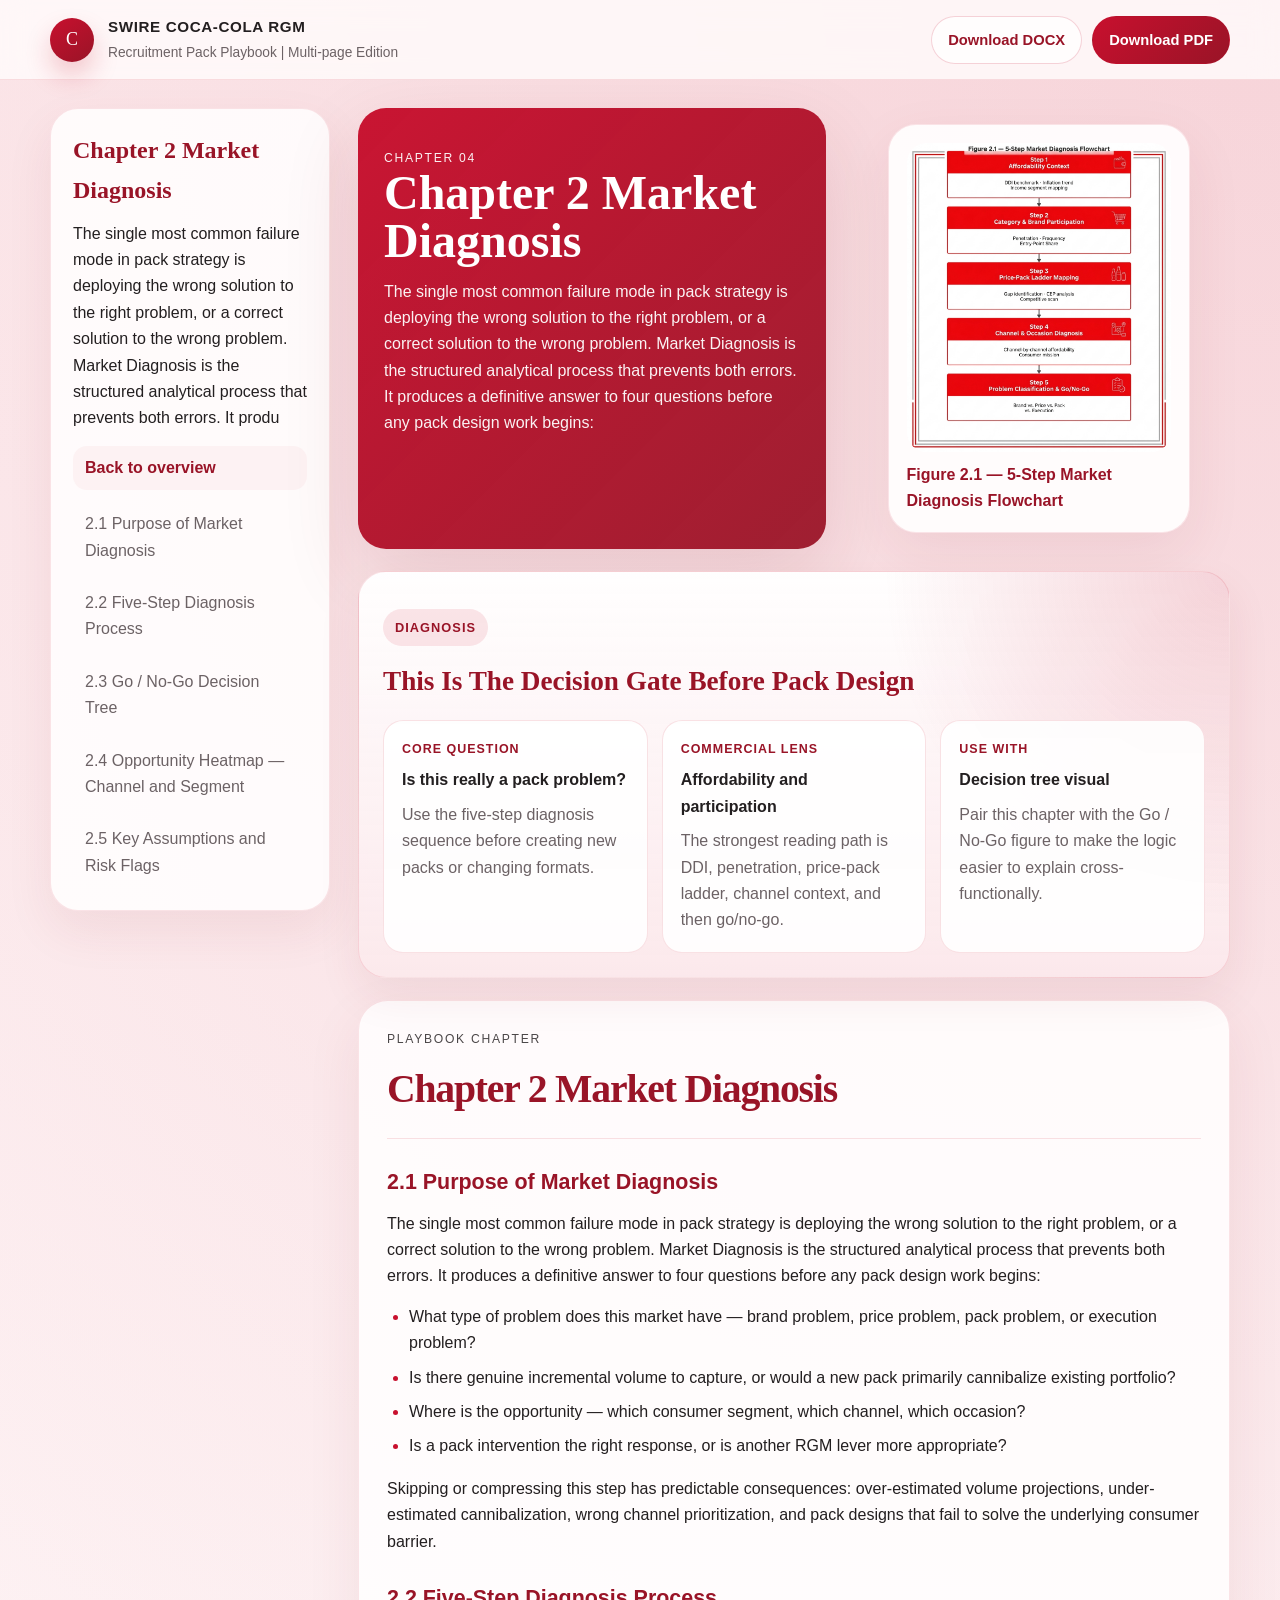
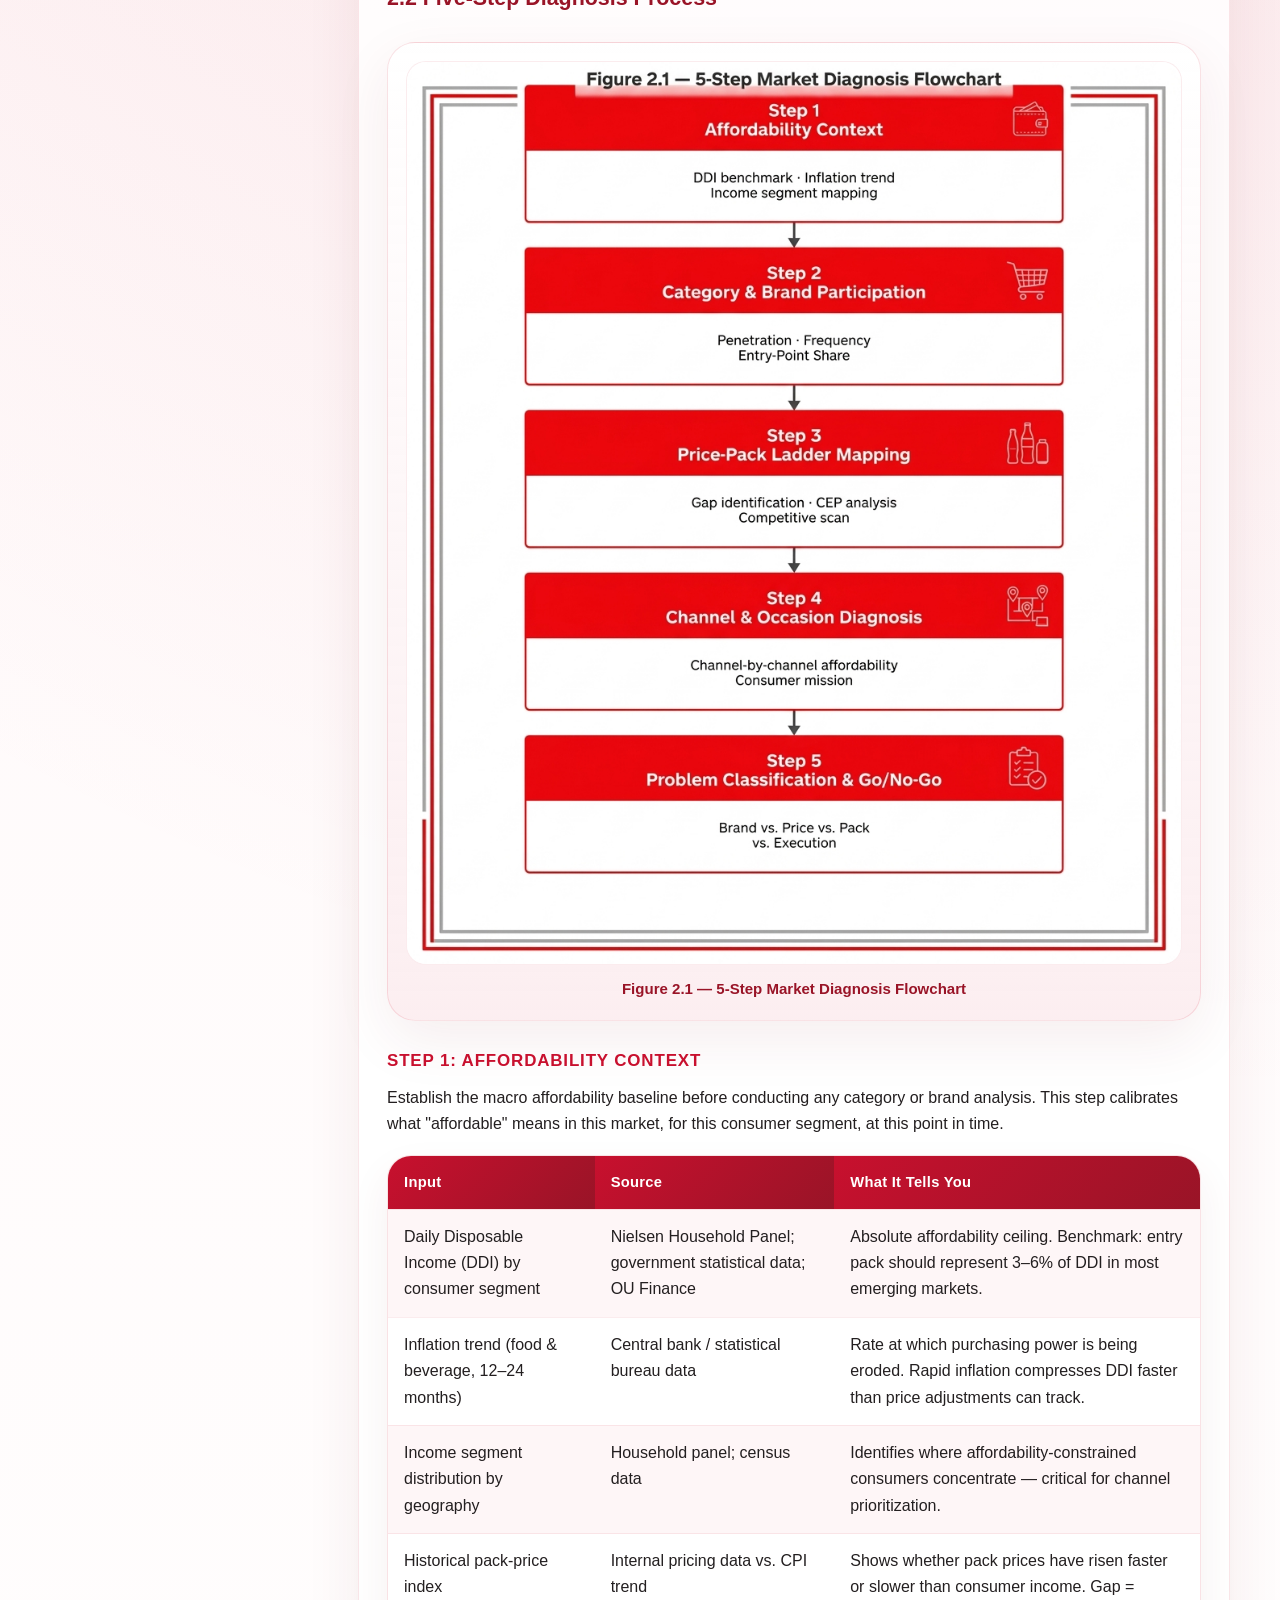
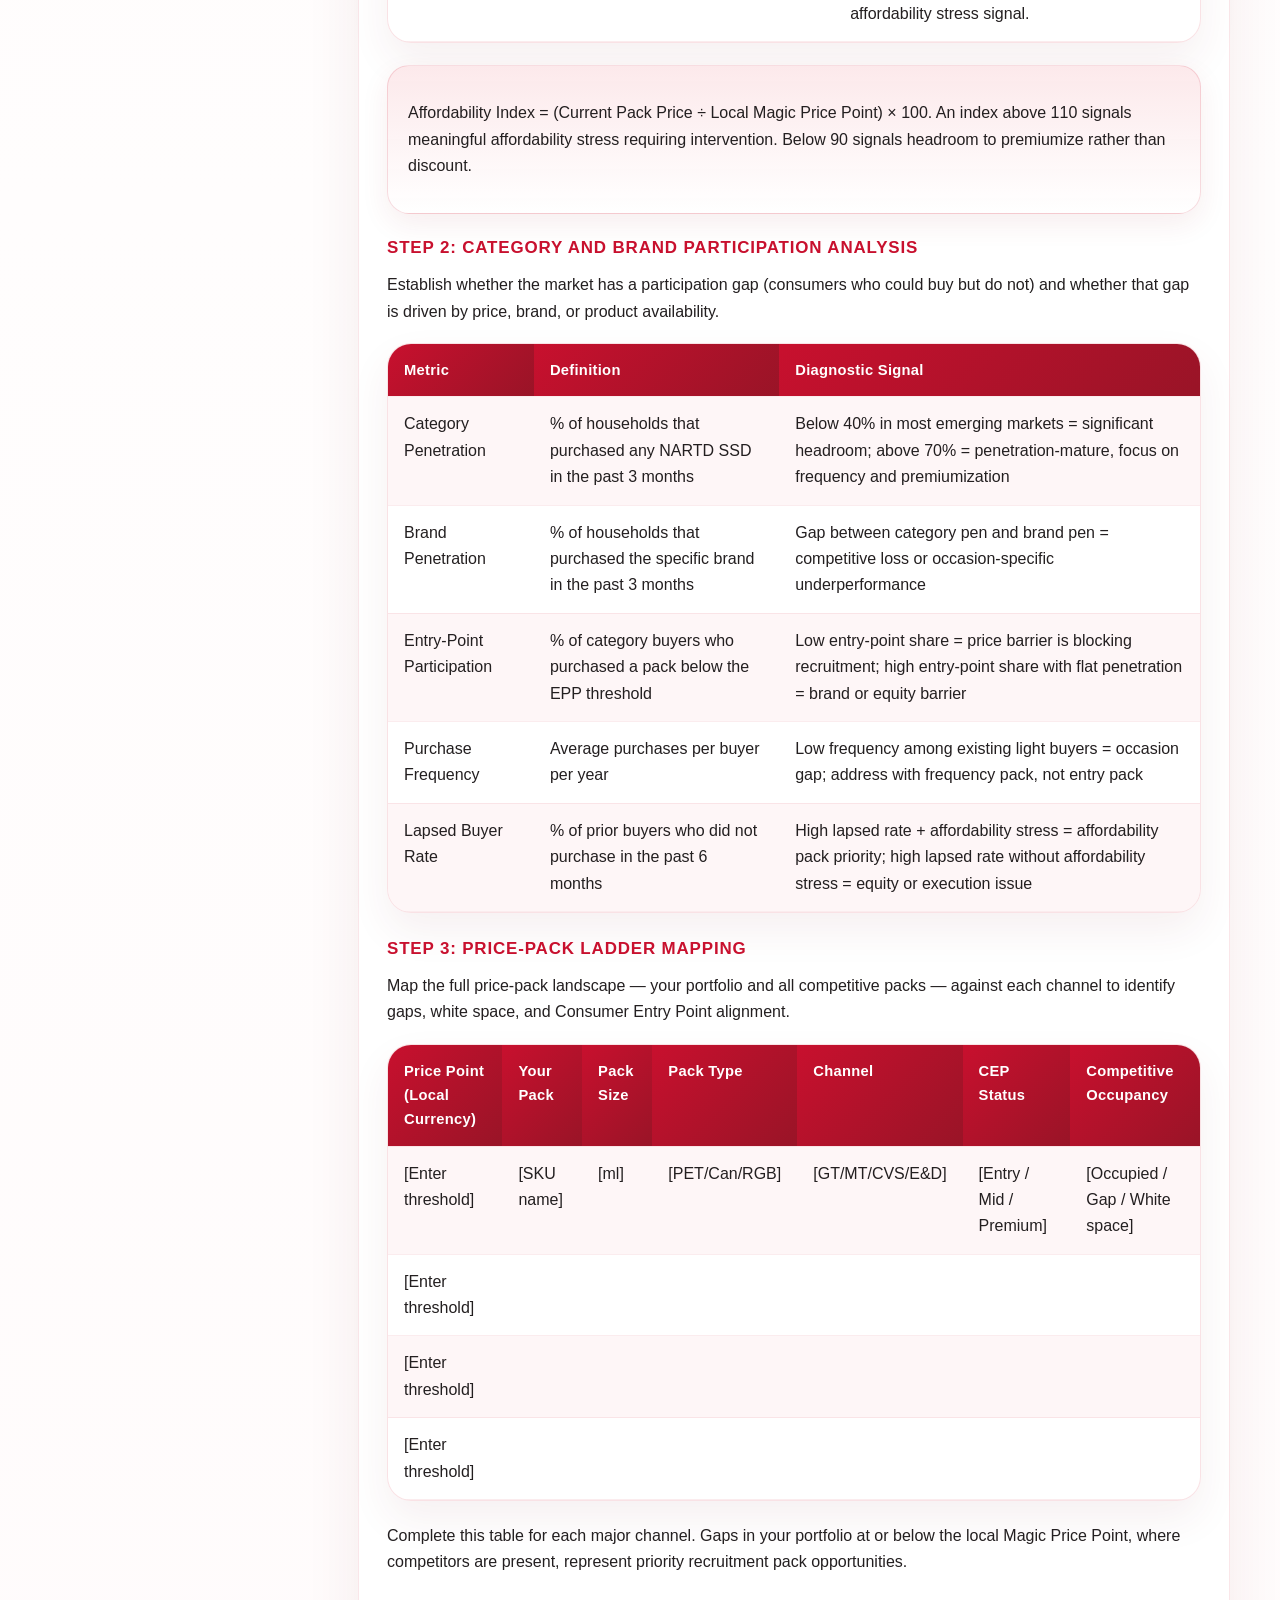
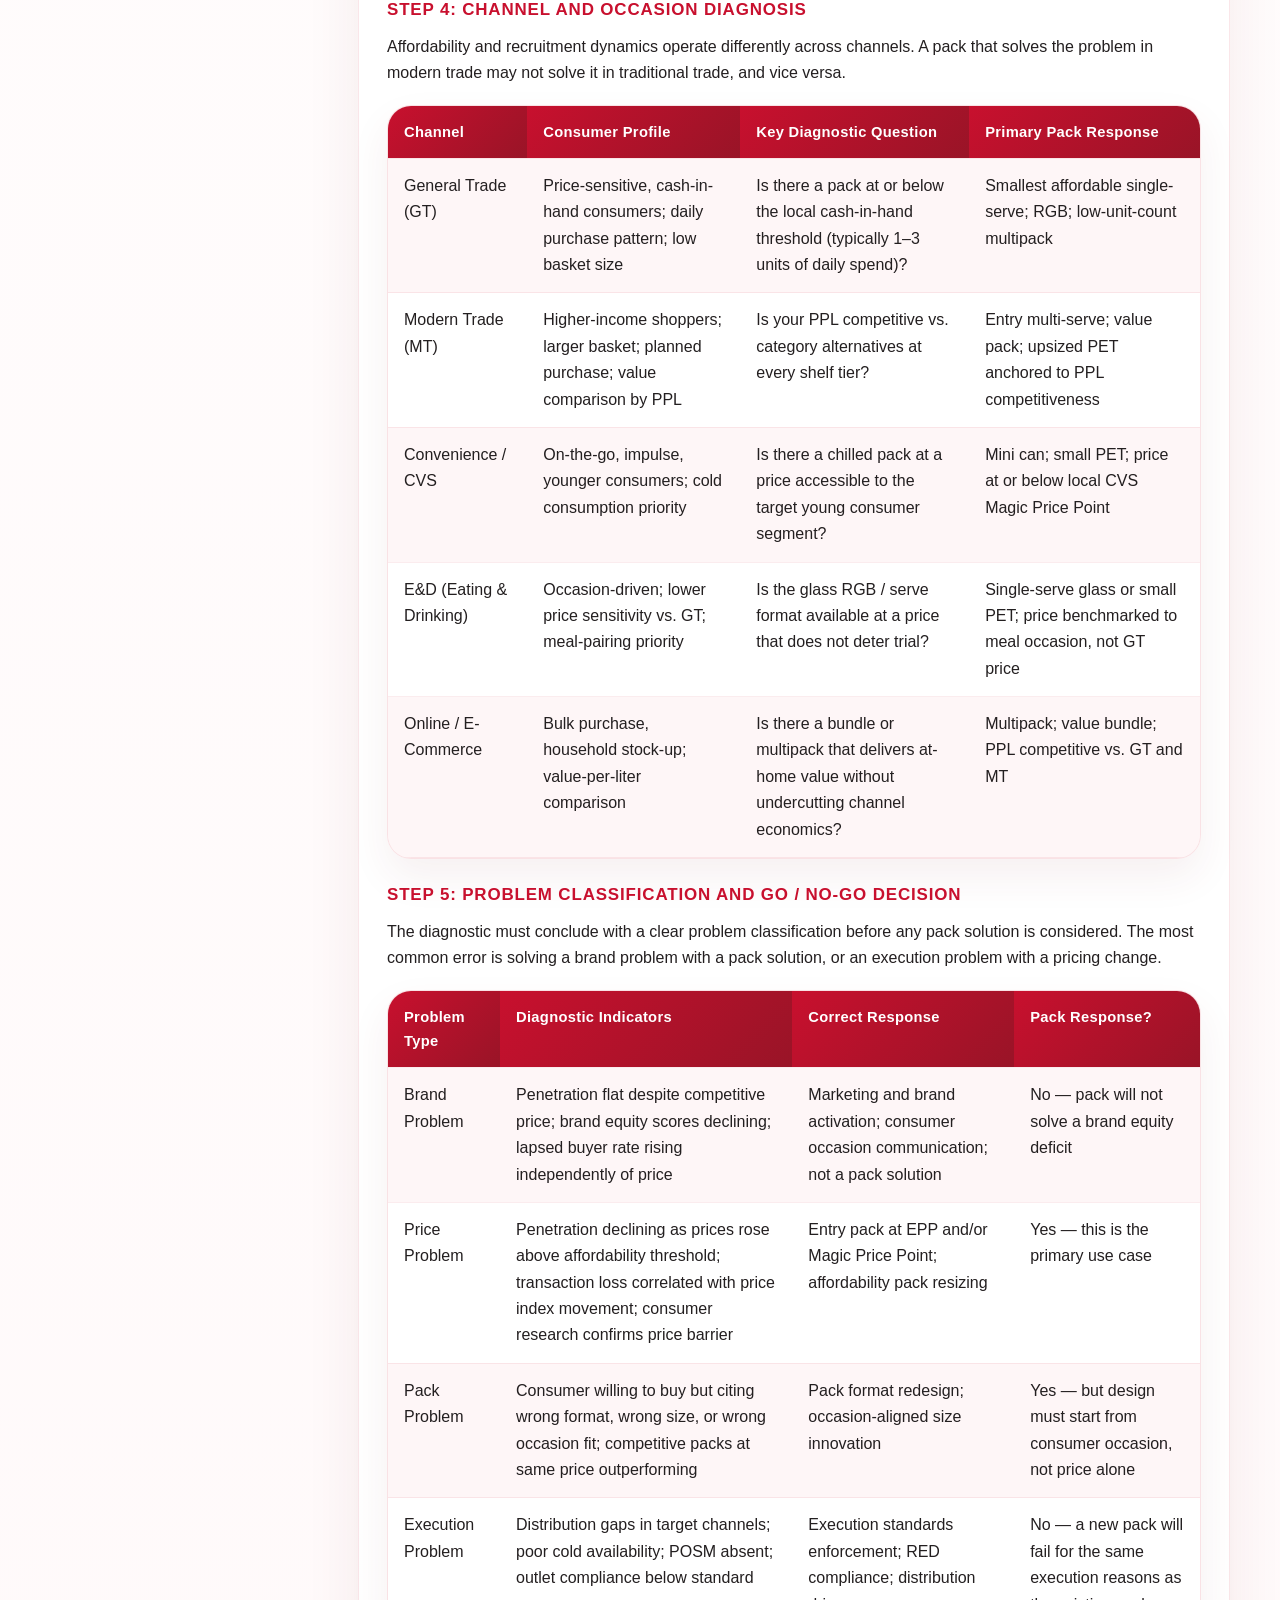
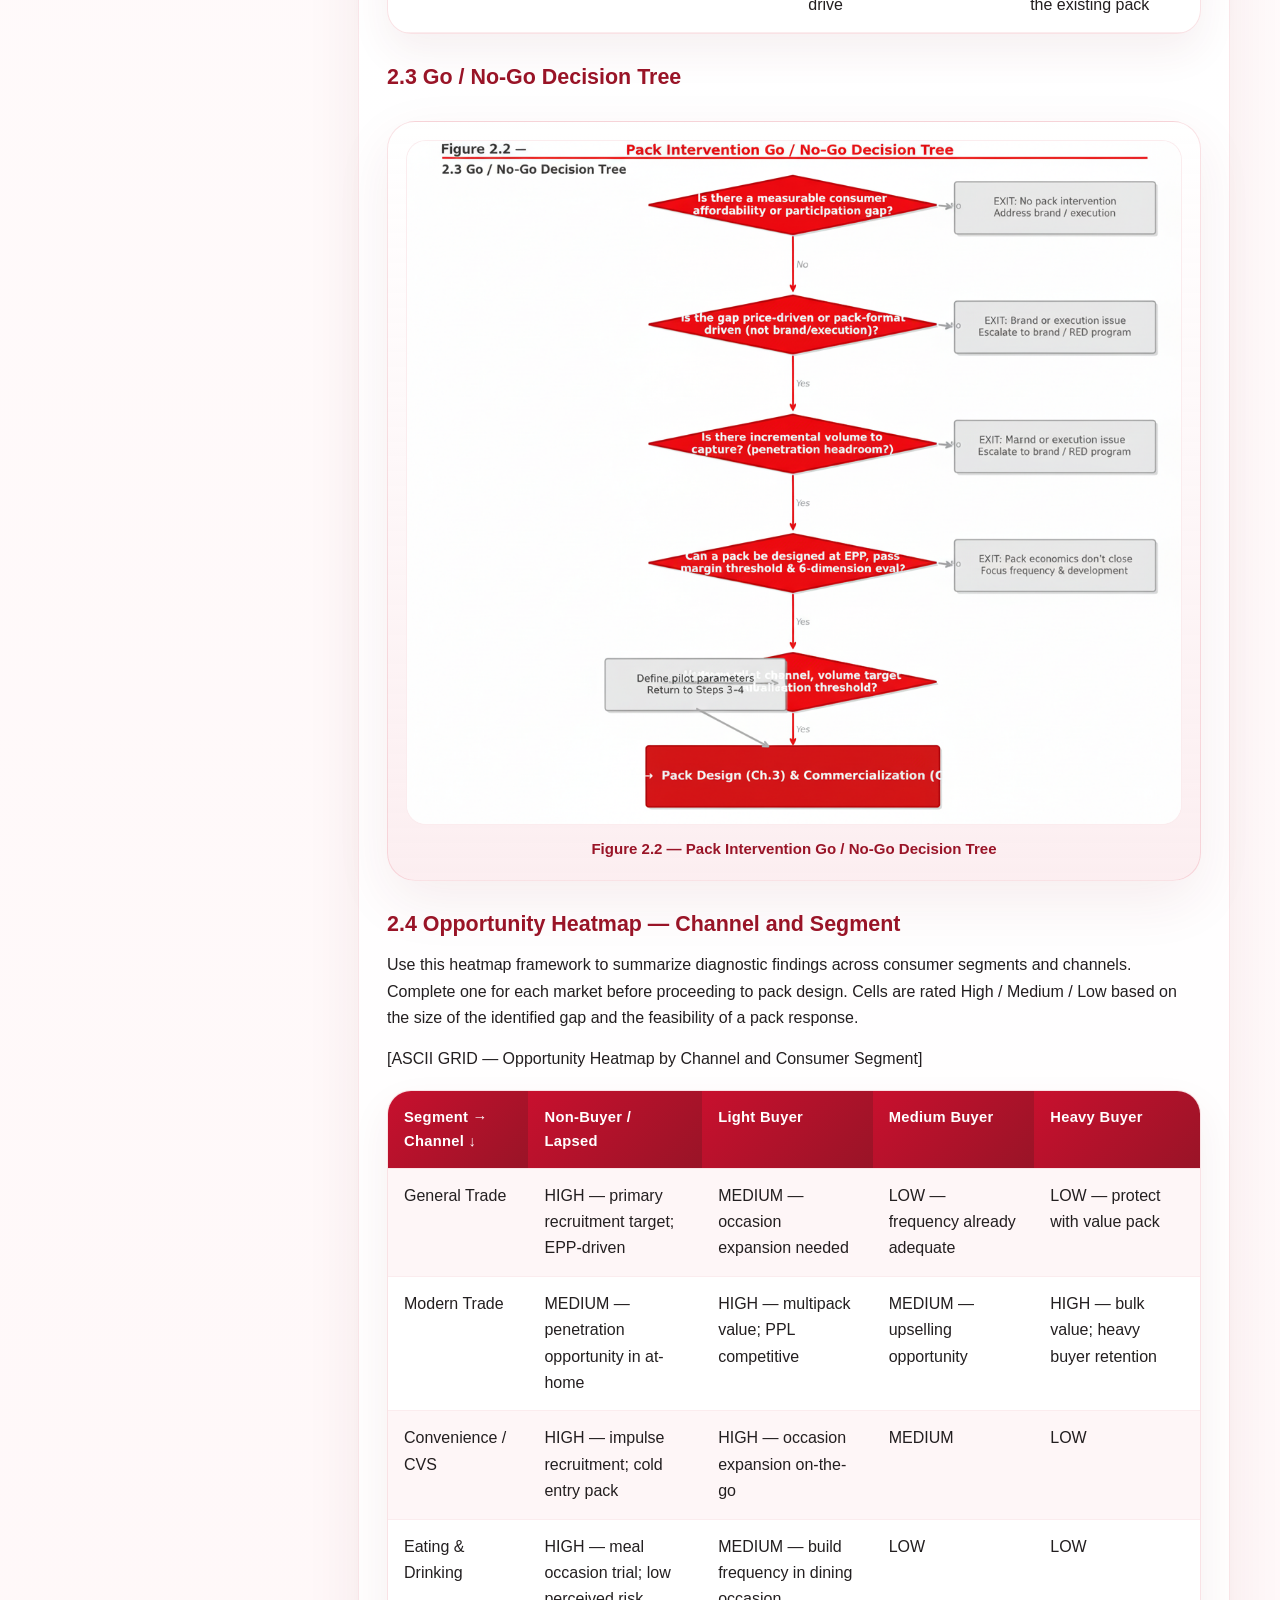
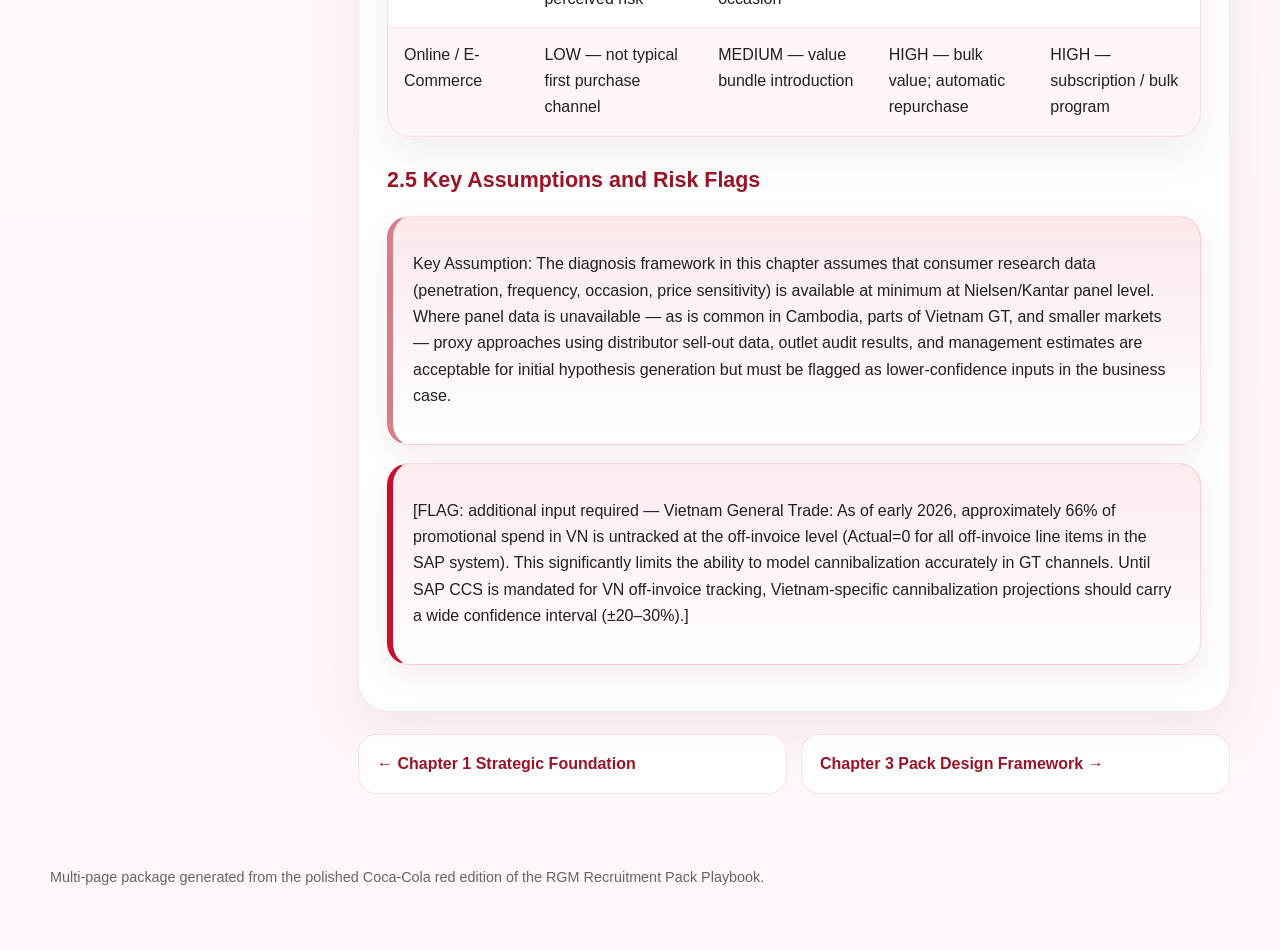
<file: chapters/chapter-2-market-diagnosis.html>
<!DOCTYPE html>
<html lang="en">
<head>
  <meta charset="utf-8" />
  <meta name="viewport" content="width=device-width, initial-scale=1" />
  <title>Chapter 2 Market Diagnosis | RGM Recruitment Pack Playbook | Web Edition</title>
  <link rel="stylesheet" href="../styles.css" />
</head>
<body>

  <header class="topbar">
    <div class="topbar-inner">
      <div class="brand-lockup">
        <div class="brand-pill">C</div>
        <div class="brand-copy">
          <strong>Swire Coca-Cola RGM</strong>
          <span>Recruitment Pack Playbook | Multi-page Edition</span>
        </div>
      </div>
      <div class="topbar-actions">
        <a class="action-btn action-secondary" href="../assets/downloads/rgm-playbook-coke-red.docx" download>Download DOCX</a>
        <a class="action-btn action-primary" href="../assets/downloads/rgm-playbook-coke-red.pdf" download>Download PDF</a>
      </div>
    </div>
  </header>

  <div class="site-shell">
    <div class="chapter-shell">
      <aside class="chapter-sidebar reveal">
        <h2>Chapter 2 Market Diagnosis</h2>
        <p class="body-copy">The single most common failure mode in pack strategy is deploying the wrong solution to the right problem, or a correct solution to the wrong problem. Market Diagnosis is the structured analytical process that prevents both errors. It produ</p>
        <a class="side-link" href="../index.html">Back to overview</a>
        <div class="section-list">
          <a href="#2-1-purpose-of-market-diagnosis">2.1 Purpose of Market Diagnosis</a><a href="#2-2-five-step-diagnosis-process">2.2 Five-Step Diagnosis Process</a><a href="#2-3-go-no-go-decision-tree">2.3 Go / No-Go Decision Tree</a><a href="#2-4-opportunity-heatmap-channel-and-segment">2.4 Opportunity Heatmap — Channel and Segment</a><a href="#2-5-key-assumptions-and-risk-flags">2.5 Key Assumptions and Risk Flags</a>
        </div>
      </aside>

      <main class="chapter-article">
        <div class="chapter-hero">
          <section class="chapter-summary reveal">
            <p class="eyebrow">Chapter 04</p>
            <h1>Chapter 2 Market Diagnosis</h1>
            <p>The single most common failure mode in pack strategy is deploying the wrong solution to the right problem, or a correct solution to the wrong problem. Market Diagnosis is the structured analytical process that prevents both errors. It produces a definitive answer to four questions before any pack design work begins:</p>
          </section>
          
        <figure class="chapter-preview reveal">
          <img src="../assets/figures/04-figure-2-1-5-step-market-diagnosis-flowchart.jpg" alt="Figure 2.1 — 5-Step Market Diagnosis Flowchart" loading="lazy" />
          <figcaption>Figure 2.1 — 5-Step Market Diagnosis Flowchart</figcaption>
        </figure>
        
        </div>

        <section class="chapter visible searchable-scope" id="chapter-2-market-diagnosis">
          <div class="chapter-head"><p class="eyebrow">Playbook Chapter</p><h2>Chapter 2 Market Diagnosis</h2></div><h3 id="2-1-purpose-of-market-diagnosis" class="section-title">2.1 Purpose of Market Diagnosis</h3><p class="body-copy">The single most common failure mode in pack strategy is deploying the wrong solution to the right problem, or a correct solution to the wrong problem. Market Diagnosis is the structured analytical process that prevents both errors. It produces a definitive answer to four questions before any pack design work begins:</p><ul class="bullet-list"><li>What type of problem does this market have — brand problem, price problem, pack problem, or execution problem?</li><li>Is there genuine incremental volume to capture, or would a new pack primarily cannibalize existing portfolio?</li><li>Where is the opportunity — which consumer segment, which channel, which occasion?</li><li>Is a pack intervention the right response, or is another RGM lever more appropriate?</li></ul><p class="body-copy">Skipping or compressing this step has predictable consequences: over-estimated volume projections, under-estimated cannibalization, wrong channel prioritization, and pack designs that fail to solve the underlying consumer barrier.</p><h3 id="2-2-five-step-diagnosis-process" class="section-title">2.2 Five-Step Diagnosis Process</h3><figure class="figure-card"><img src="../assets/figures/04-figure-2-1-5-step-market-diagnosis-flowchart.jpg" alt="Figure 2.1 — 5-Step Market Diagnosis Flowchart" loading="lazy" /><figcaption>Figure 2.1 — 5-Step Market Diagnosis Flowchart</figcaption></figure><h4 class="subsection-title">Step 1: Affordability Context</h4><p class="body-copy">Establish the macro affordability baseline before conducting any category or brand analysis. This step calibrates what &quot;affordable&quot; means in this market, for this consumer segment, at this point in time.</p><div class="table-shell"><table class="data-table"><tr><th><p>Input</p></th><th><p>Source</p></th><th><p>What It Tells You</p></th></tr><tr><td><p>Daily Disposable Income (DDI) by consumer segment</p></td><td><p>Nielsen Household Panel; government statistical data; OU Finance</p></td><td><p>Absolute affordability ceiling. Benchmark: entry pack should represent 3–6% of DDI in most emerging markets.</p></td></tr><tr><td><p>Inflation trend (food &amp; beverage, 12–24 months)</p></td><td><p>Central bank / statistical bureau data</p></td><td><p>Rate at which purchasing power is being eroded. Rapid inflation compresses DDI faster than price adjustments can track.</p></td></tr><tr><td><p>Income segment distribution by geography</p></td><td><p>Household panel; census data</p></td><td><p>Identifies where affordability-constrained consumers concentrate — critical for channel prioritization.</p></td></tr><tr><td><p>Historical pack-price index</p></td><td><p>Internal pricing data vs. CPI trend</p></td><td><p>Shows whether pack prices have risen faster or slower than consumer income. Gap = affordability stress signal.</p></td></tr></table></div><div class="note-card"><p>Affordability Index = (Current Pack Price ÷ Local Magic Price Point) × 100. An index above 110 signals meaningful affordability stress requiring intervention. Below 90 signals headroom to premiumize rather than discount.</p></div><h4 class="subsection-title">Step 2: Category and Brand Participation Analysis</h4><p class="body-copy">Establish whether the market has a participation gap (consumers who could buy but do not) and whether that gap is driven by price, brand, or product availability.</p><div class="table-shell"><table class="data-table"><tr><th><p>Metric</p></th><th><p>Definition</p></th><th><p>Diagnostic Signal</p></th></tr><tr><td><p>Category Penetration</p></td><td><p>% of households that purchased any NARTD SSD in the past 3 months</p></td><td><p>Below 40% in most emerging markets = significant headroom; above 70% = penetration-mature, focus on frequency and premiumization</p></td></tr><tr><td><p>Brand Penetration</p></td><td><p>% of households that purchased the specific brand in the past 3 months</p></td><td><p>Gap between category pen and brand pen = competitive loss or occasion-specific underperformance</p></td></tr><tr><td><p>Entry-Point Participation</p></td><td><p>% of category buyers who purchased a pack below the EPP threshold</p></td><td><p>Low entry-point share = price barrier is blocking recruitment; high entry-point share with flat penetration = brand or equity barrier</p></td></tr><tr><td><p>Purchase Frequency</p></td><td><p>Average purchases per buyer per year</p></td><td><p>Low frequency among existing light buyers = occasion gap; address with frequency pack, not entry pack</p></td></tr><tr><td><p>Lapsed Buyer Rate</p></td><td><p>% of prior buyers who did not purchase in the past 6 months</p></td><td><p>High lapsed rate + affordability stress = affordability pack priority; high lapsed rate without affordability stress = equity or execution issue</p></td></tr></table></div><h4 class="subsection-title">Step 3: Price-Pack Ladder Mapping</h4><p class="body-copy">Map the full price-pack landscape — your portfolio and all competitive packs — against each channel to identify gaps, white space, and Consumer Entry Point alignment.</p><div class="table-shell"><table class="data-table"><tr><th><p>Price Point (Local Currency)</p></th><th><p>Your Pack</p></th><th><p>Pack Size</p></th><th><p>Pack Type</p></th><th><p>Channel</p></th><th><p>CEP Status</p></th><th><p>Competitive Occupancy</p></th></tr><tr><td><p>[Enter threshold]</p></td><td><p>[SKU name]</p></td><td><p>[ml]</p></td><td><p>[PET/Can/RGB]</p></td><td><p>[GT/MT/CVS/E&amp;D]</p></td><td><p>[Entry / Mid / Premium]</p></td><td><p>[Occupied / Gap / White space]</p></td></tr><tr><td><p>[Enter threshold]</p></td><td><p></p></td><td><p></p></td><td><p></p></td><td><p></p></td><td><p></p></td><td><p></p></td></tr><tr><td><p>[Enter threshold]</p></td><td><p></p></td><td><p></p></td><td><p></p></td><td><p></p></td><td><p></p></td><td><p></p></td></tr><tr><td><p>[Enter threshold]</p></td><td><p></p></td><td><p></p></td><td><p></p></td><td><p></p></td><td><p></p></td><td><p></p></td></tr></table></div><p class="body-copy">Complete this table for each major channel. Gaps in your portfolio at or below the local Magic Price Point, where competitors are present, represent priority recruitment pack opportunities.</p><h4 class="subsection-title">Step 4: Channel and Occasion Diagnosis</h4><p class="body-copy">Affordability and recruitment dynamics operate differently across channels. A pack that solves the problem in modern trade may not solve it in traditional trade, and vice versa.</p><div class="table-shell"><table class="data-table"><tr><th><p>Channel</p></th><th><p>Consumer Profile</p></th><th><p>Key Diagnostic Question</p></th><th><p>Primary Pack Response</p></th></tr><tr><td><p>General Trade (GT)</p></td><td><p>Price-sensitive, cash-in-hand consumers; daily purchase pattern; low basket size</p></td><td><p>Is there a pack at or below the local cash-in-hand threshold (typically 1–3 units of daily spend)?</p></td><td><p>Smallest affordable single-serve; RGB; low-unit-count multipack</p></td></tr><tr><td><p>Modern Trade (MT)</p></td><td><p>Higher-income shoppers; larger basket; planned purchase; value comparison by PPL</p></td><td><p>Is your PPL competitive vs. category alternatives at every shelf tier?</p></td><td><p>Entry multi-serve; value pack; upsized PET anchored to PPL competitiveness</p></td></tr><tr><td><p>Convenience / CVS</p></td><td><p>On-the-go, impulse, younger consumers; cold consumption priority</p></td><td><p>Is there a chilled pack at a price accessible to the target young consumer segment?</p></td><td><p>Mini can; small PET; price at or below local CVS Magic Price Point</p></td></tr><tr><td><p>E&amp;D (Eating &amp; Drinking)</p></td><td><p>Occasion-driven; lower price sensitivity vs. GT; meal-pairing priority</p></td><td><p>Is the glass RGB / serve format available at a price that does not deter trial?</p></td><td><p>Single-serve glass or small PET; price benchmarked to meal occasion, not GT price</p></td></tr><tr><td><p>Online / E-Commerce</p></td><td><p>Bulk purchase, household stock-up; value-per-liter comparison</p></td><td><p>Is there a bundle or multipack that delivers at-home value without undercutting channel economics?</p></td><td><p>Multipack; value bundle; PPL competitive vs. GT and MT</p></td></tr></table></div><h4 class="subsection-title">Step 5: Problem Classification and Go / No-Go Decision</h4><p class="body-copy">The diagnostic must conclude with a clear problem classification before any pack solution is considered. The most common error is solving a brand problem with a pack solution, or an execution problem with a pricing change.</p><div class="table-shell"><table class="data-table"><tr><th><p>Problem Type</p></th><th><p>Diagnostic Indicators</p></th><th><p>Correct Response</p></th><th><p>Pack Response?</p></th></tr><tr><td><p>Brand Problem</p></td><td><p>Penetration flat despite competitive price; brand equity scores declining; lapsed buyer rate rising independently of price</p></td><td><p>Marketing and brand activation; consumer occasion communication; not a pack solution</p></td><td><p>No — pack will not solve a brand equity deficit</p></td></tr><tr><td><p>Price Problem</p></td><td><p>Penetration declining as prices rose above affordability threshold; transaction loss correlated with price index movement; consumer research confirms price barrier</p></td><td><p>Entry pack at EPP and/or Magic Price Point; affordability pack resizing</p></td><td><p>Yes — this is the primary use case</p></td></tr><tr><td><p>Pack Problem</p></td><td><p>Consumer willing to buy but citing wrong format, wrong size, or wrong occasion fit; competitive packs at same price outperforming</p></td><td><p>Pack format redesign; occasion-aligned size innovation</p></td><td><p>Yes — but design must start from consumer occasion, not price alone</p></td></tr><tr><td><p>Execution Problem</p></td><td><p>Distribution gaps in target channels; poor cold availability; POSM absent; outlet compliance below standard</p></td><td><p>Execution standards enforcement; RED compliance; distribution drive</p></td><td><p>No — a new pack will fail for the same execution reasons as the existing pack</p></td></tr></table></div><h3 id="2-3-go-no-go-decision-tree" class="section-title">2.3 Go / No-Go Decision Tree</h3><figure class="figure-card"><img src="../assets/figures/05-figure-2-2-pack-intervention-go-no-go-decision-tree.png" alt="Figure 2.2 — Pack Intervention Go / No-Go Decision Tree" loading="lazy" /><figcaption>Figure 2.2 — Pack Intervention Go / No-Go Decision Tree</figcaption></figure><h3 id="2-4-opportunity-heatmap-channel-and-segment" class="section-title">2.4 Opportunity Heatmap — Channel and Segment</h3><p class="body-copy">Use this heatmap framework to summarize diagnostic findings across consumer segments and channels. Complete one for each market before proceeding to pack design. Cells are rated High / Medium / Low based on the size of the identified gap and the feasibility of a pack response.</p><p class="body-copy">[ASCII GRID — Opportunity Heatmap by Channel and Consumer Segment]</p><div class="table-shell"><table class="data-table"><tr><th><p>Segment → Channel ↓</p></th><th><p>Non-Buyer / Lapsed</p></th><th><p>Light Buyer</p></th><th><p>Medium Buyer</p></th><th><p>Heavy Buyer</p></th></tr><tr><td><p>General Trade</p></td><td><p>HIGH — primary recruitment target; EPP-driven</p></td><td><p>MEDIUM — occasion expansion needed</p></td><td><p>LOW — frequency already adequate</p></td><td><p>LOW — protect with value pack</p></td></tr><tr><td><p>Modern Trade</p></td><td><p>MEDIUM — penetration opportunity in at-home</p></td><td><p>HIGH — multipack value; PPL competitive</p></td><td><p>MEDIUM — upselling opportunity</p></td><td><p>HIGH — bulk value; heavy buyer retention</p></td></tr><tr><td><p>Convenience / CVS</p></td><td><p>HIGH — impulse recruitment; cold entry pack</p></td><td><p>HIGH — occasion expansion on-the-go</p></td><td><p>MEDIUM</p></td><td><p>LOW</p></td></tr><tr><td><p>Eating &amp; Drinking</p></td><td><p>HIGH — meal occasion trial; low perceived risk</p></td><td><p>MEDIUM — build frequency in dining occasion</p></td><td><p>LOW</p></td><td><p>LOW</p></td></tr><tr><td><p>Online / E-Commerce</p></td><td><p>LOW — not typical first purchase channel</p></td><td><p>MEDIUM — value bundle introduction</p></td><td><p>HIGH — bulk value; automatic repurchase</p></td><td><p>HIGH — subscription / bulk program</p></td></tr></table></div><h3 id="2-5-key-assumptions-and-risk-flags" class="section-title">2.5 Key Assumptions and Risk Flags</h3><div class="note-card note-key"><p>Key Assumption: The diagnosis framework in this chapter assumes that consumer research data (penetration, frequency, occasion, price sensitivity) is available at minimum at Nielsen/Kantar panel level. Where panel data is unavailable — as is common in Cambodia, parts of Vietnam GT, and smaller markets — proxy approaches using distributor sell-out data, outlet audit results, and management estimates are acceptable for initial hypothesis generation but must be flagged as lower-confidence inputs in the business case.</p></div><div class="note-card note-flag"><p>[FLAG: additional input required — Vietnam General Trade: As of early 2026, approximately 66% of promotional spend in VN is untracked at the off-invoice level (Actual=0 for all off-invoice line items in the SAP system). This significantly limits the ability to model cannibalization accurately in GT channels. Until SAP CCS is mandated for VN off-invoice tracking, Vietnam-specific cannibalization projections should carry a wide confidence interval (±20–30%).]</p></div>
        </section>

        <div class="chapter-footer-nav">
          <a href="chapter-1-strategic-foundation.html">← Chapter 1 Strategic Foundation</a>
          <a href="chapter-3-pack-design-framework.html">Chapter 3 Pack Design Framework →</a>
        </div>
      </main>
    </div>
  </div>

  <div class="site-footer">
    Multi-page package generated from the polished Coca-Cola red edition of the RGM Recruitment Pack Playbook.
  </div>

  <script src="../app.js"></script>
</body>
</html>
</file>
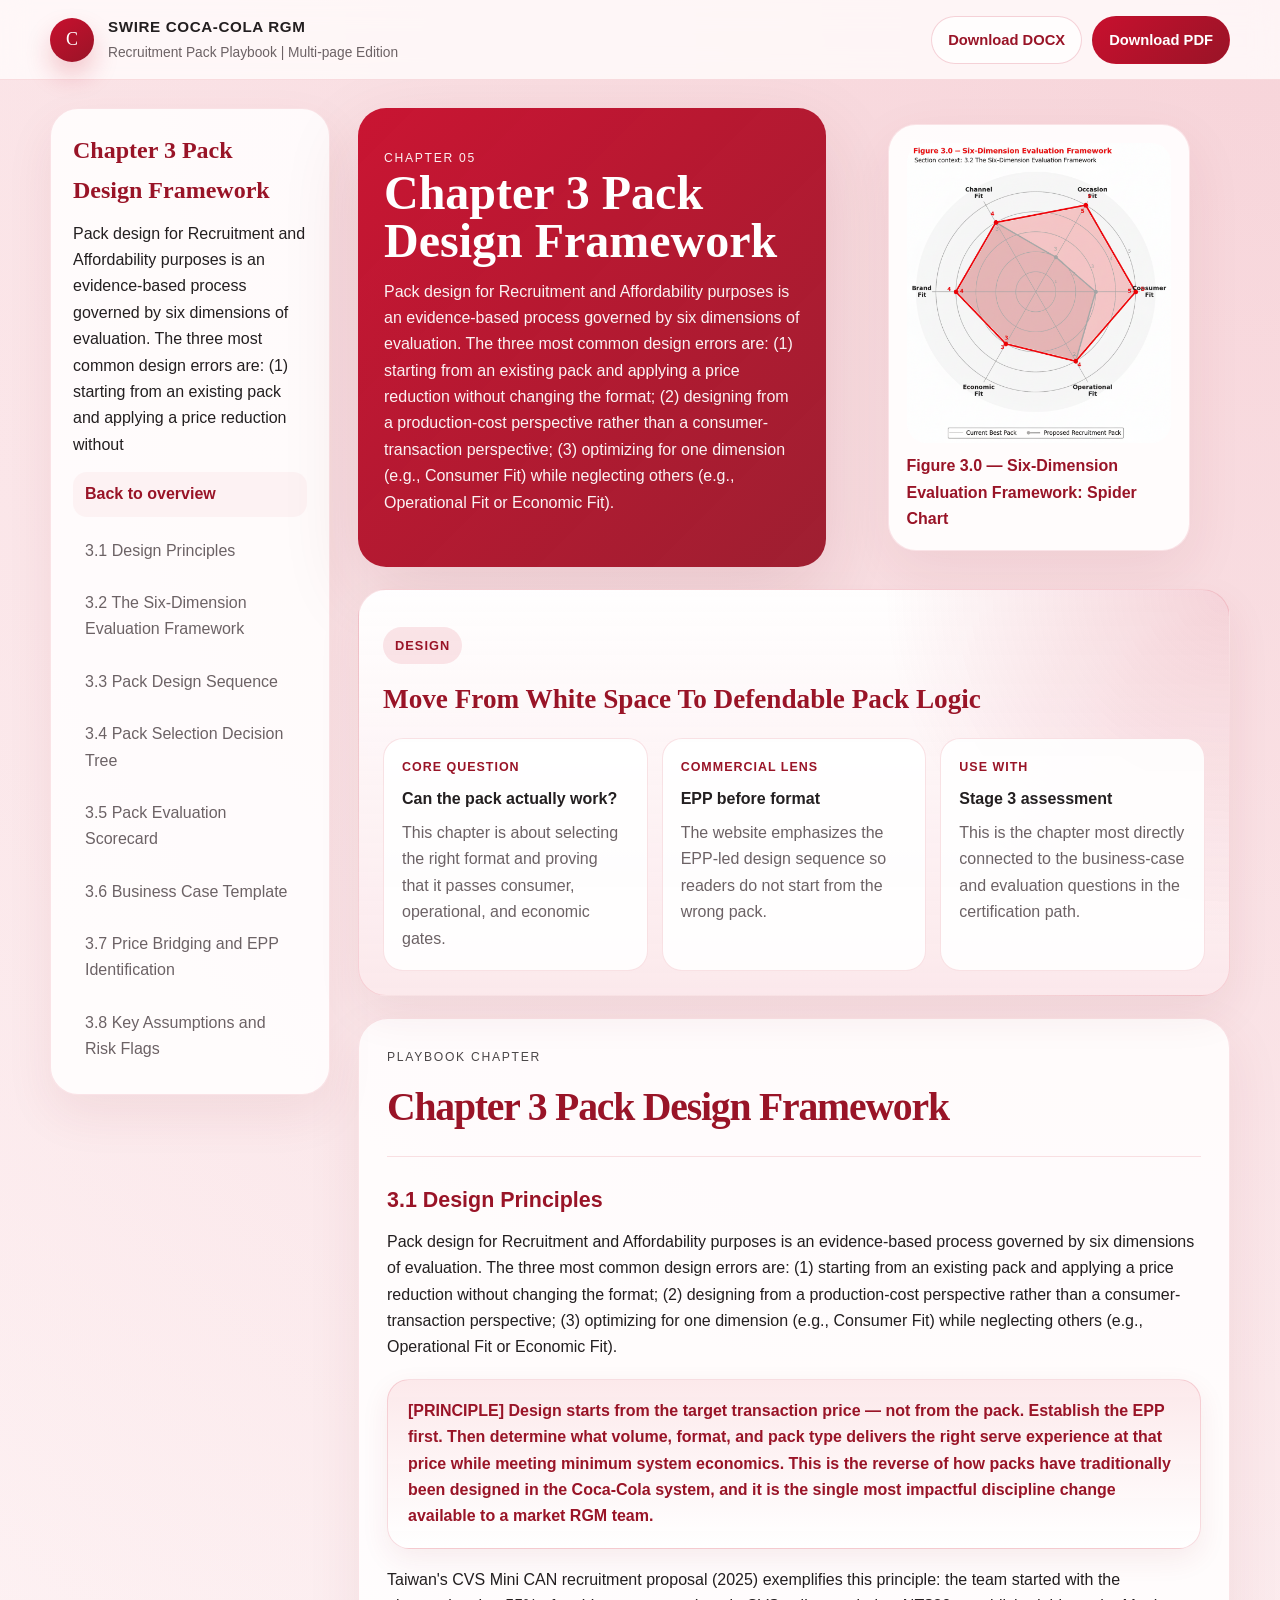
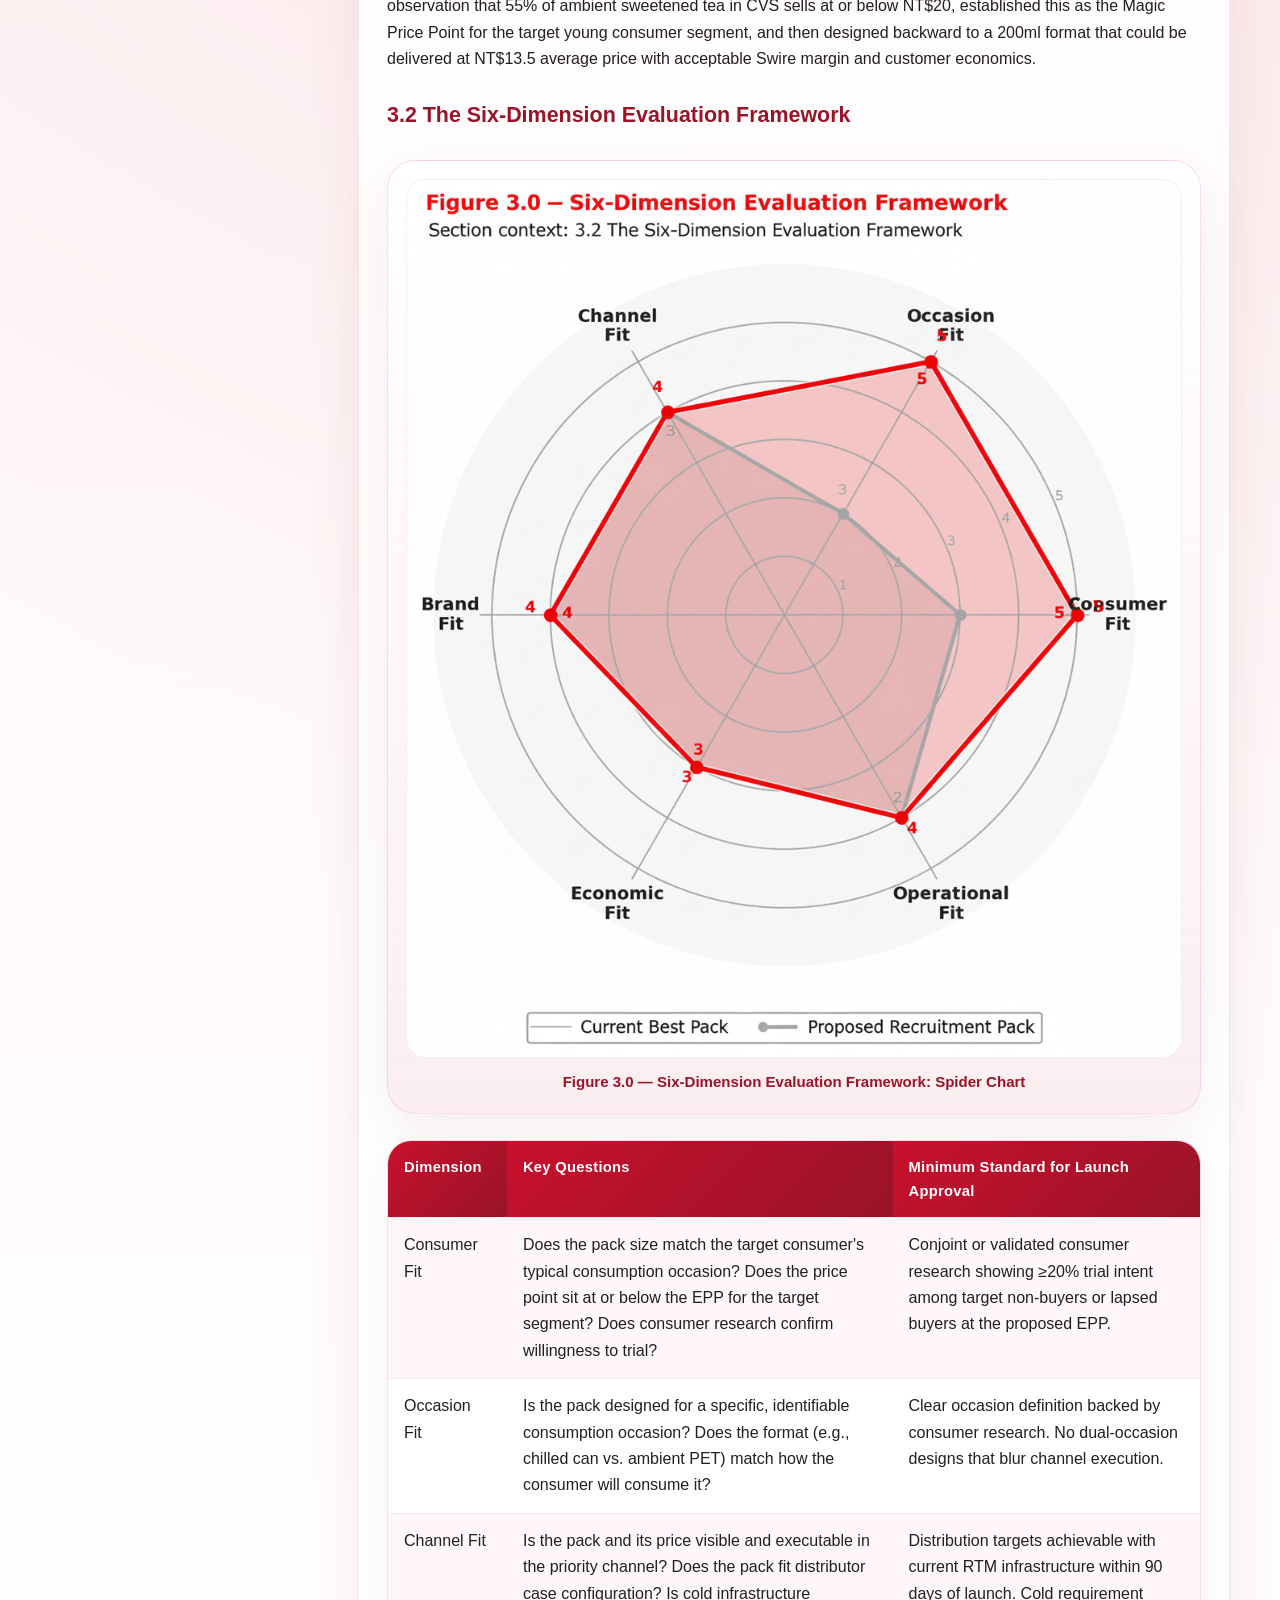
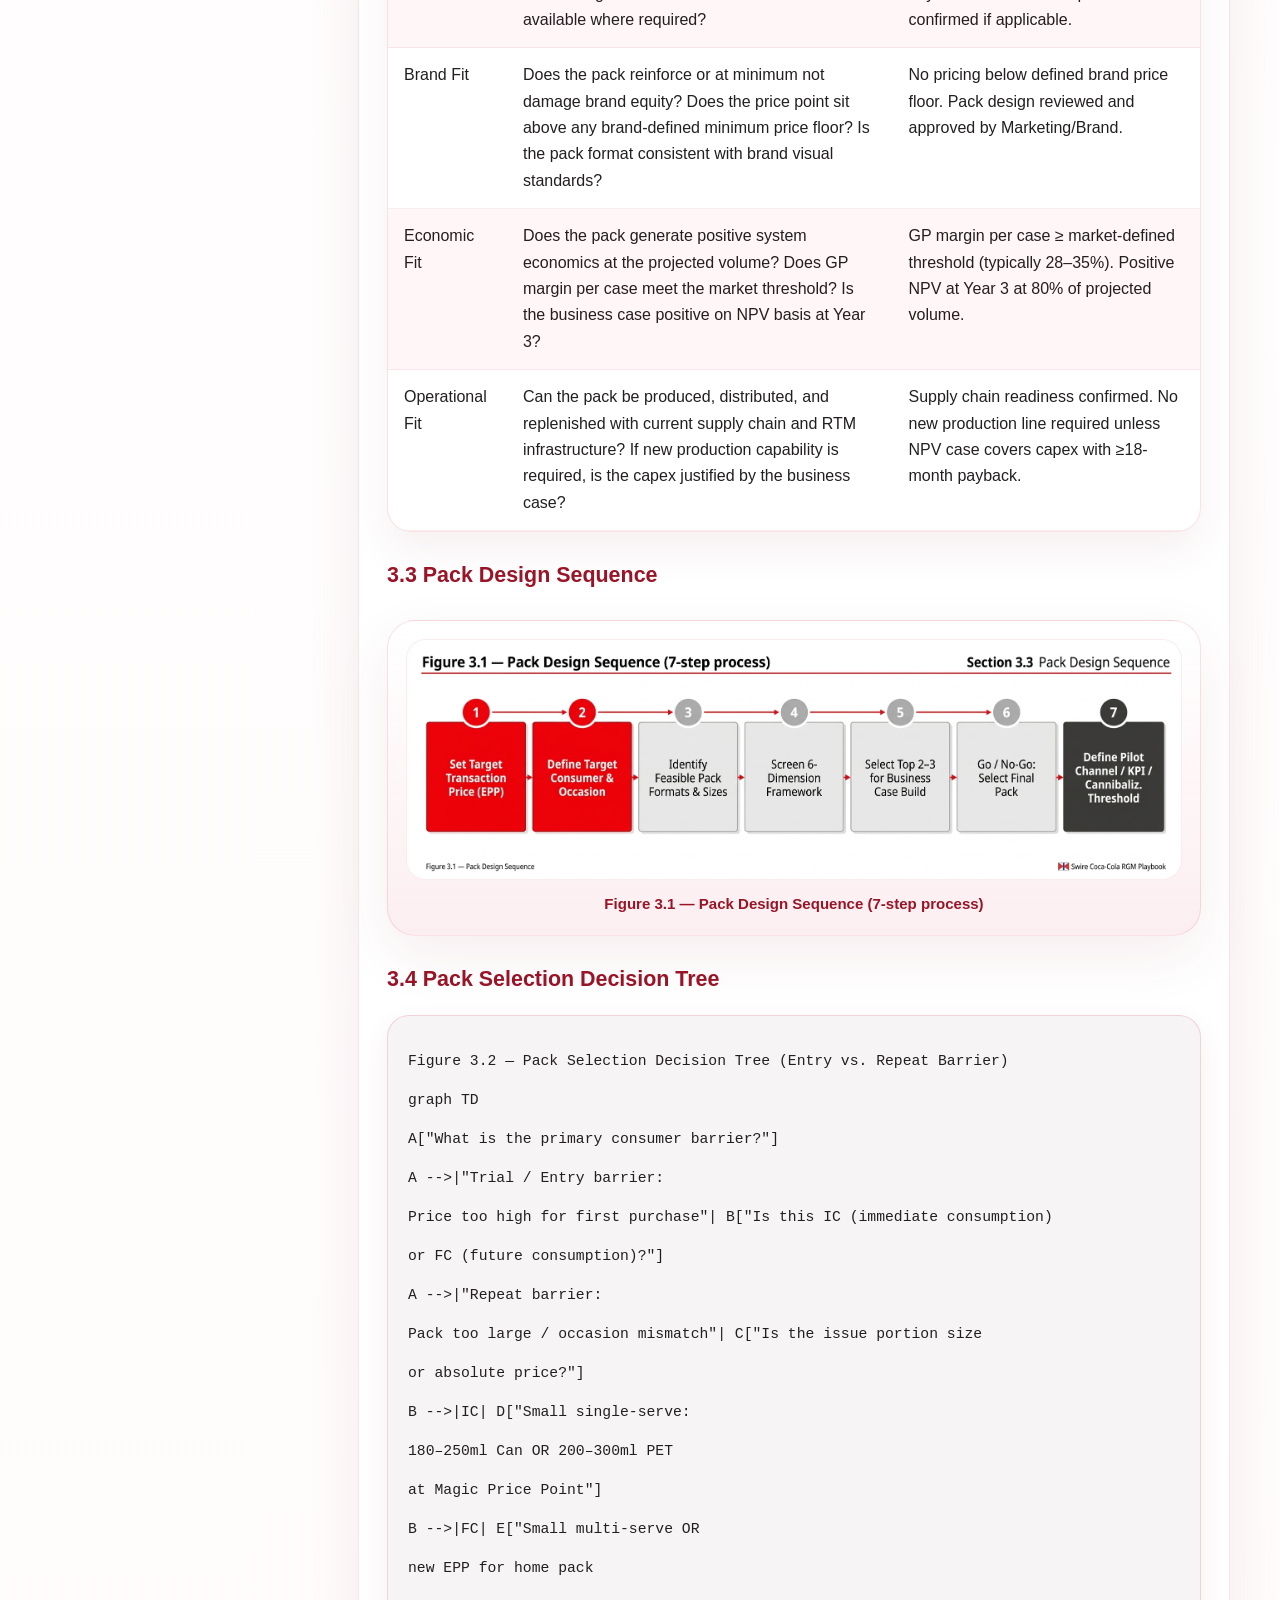
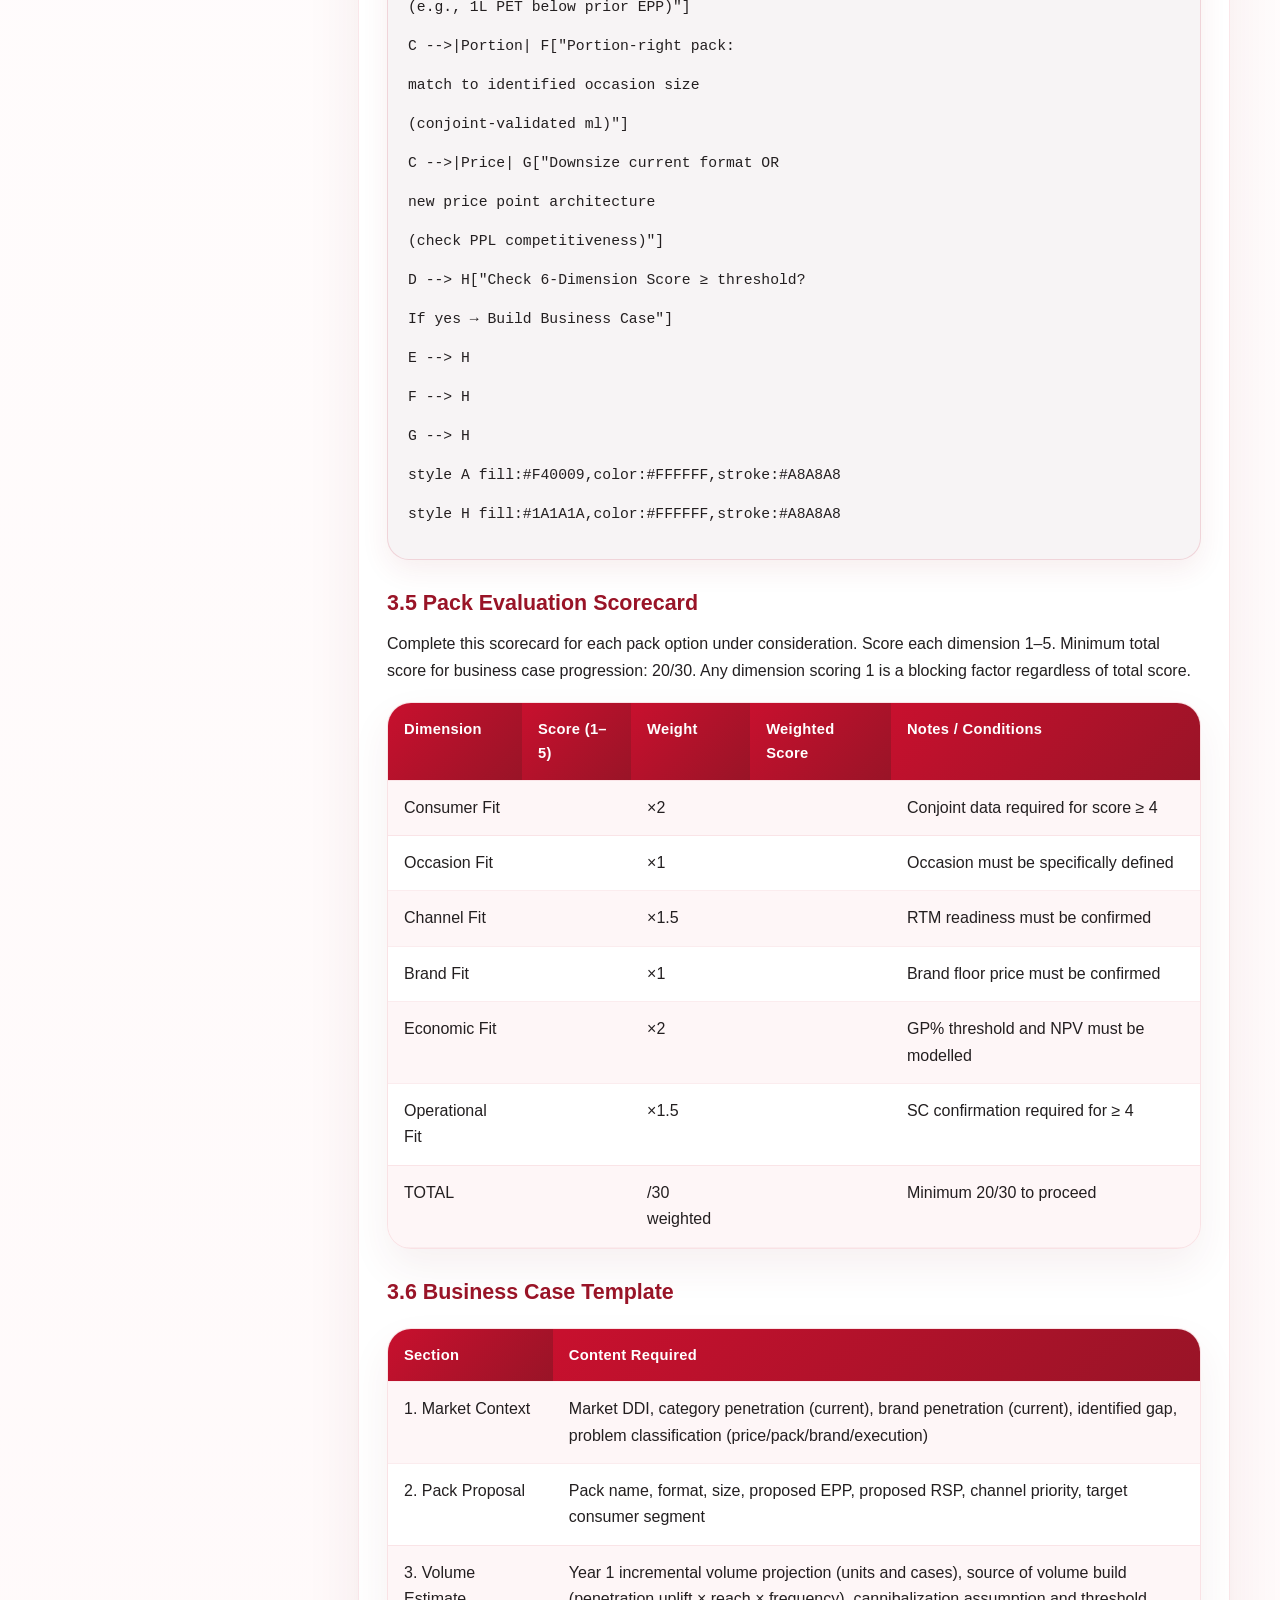
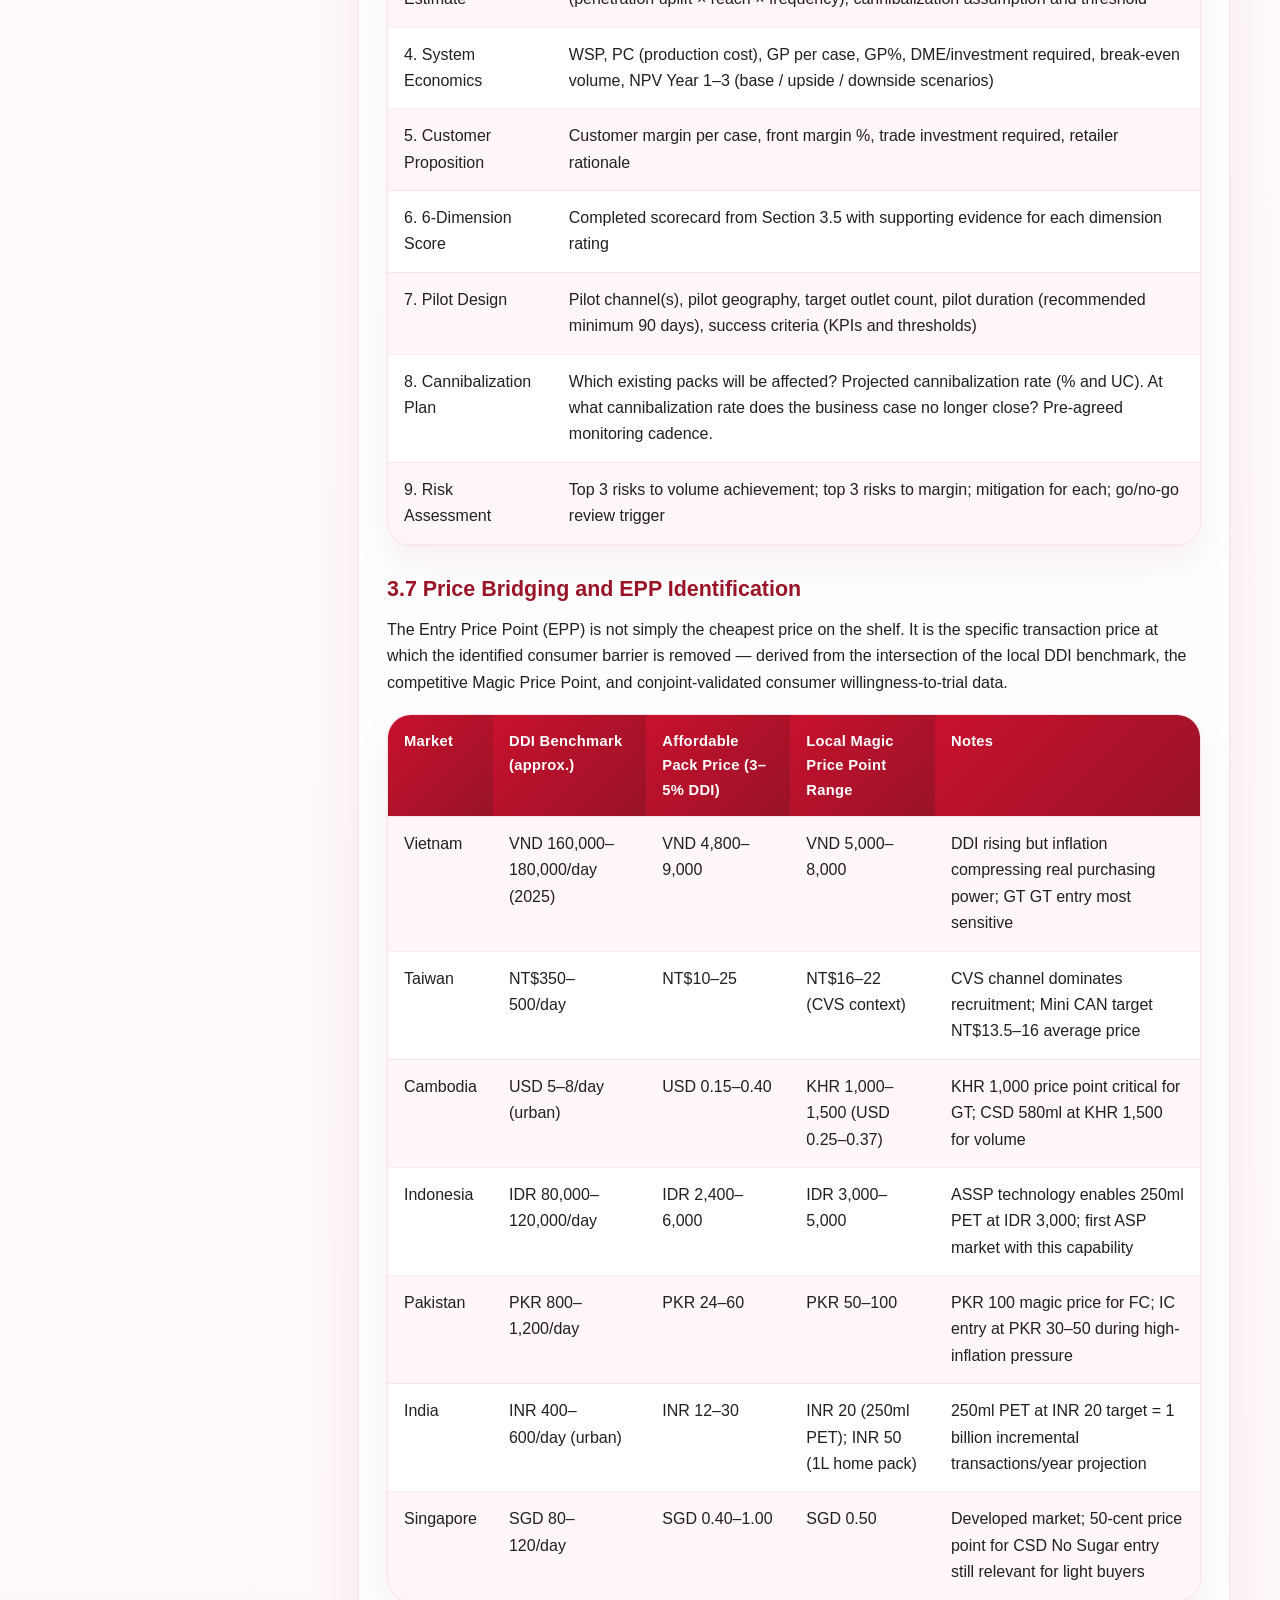
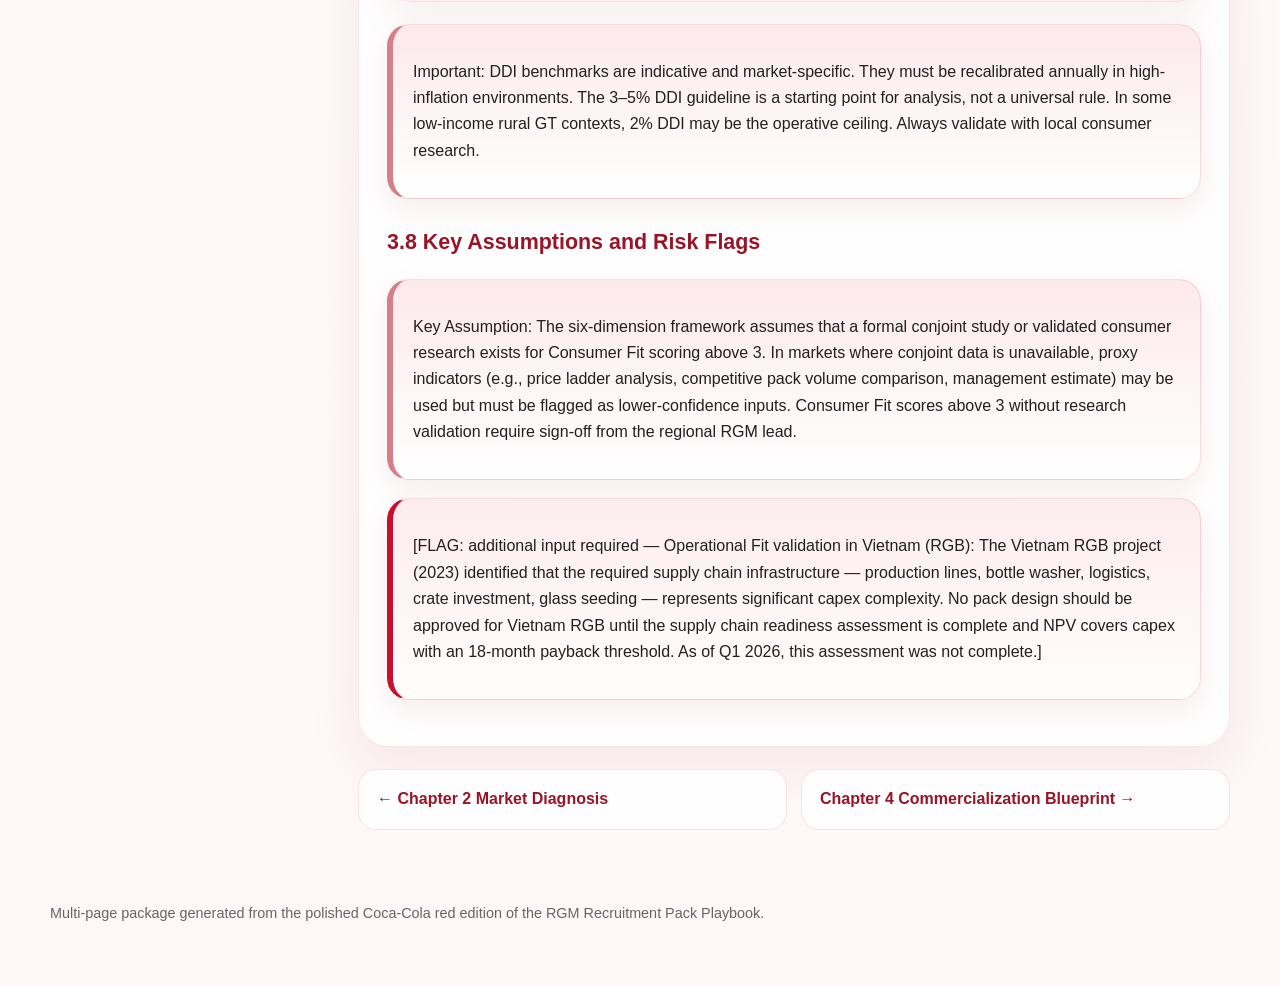
<file: chapters/chapter-3-pack-design-framework.html>
<!DOCTYPE html>
<html lang="en">
<head>
  <meta charset="utf-8" />
  <meta name="viewport" content="width=device-width, initial-scale=1" />
  <title>Chapter 3 Pack Design Framework | RGM Recruitment Pack Playbook | Web Edition</title>
  <link rel="stylesheet" href="../styles.css" />
</head>
<body>

  <header class="topbar">
    <div class="topbar-inner">
      <div class="brand-lockup">
        <div class="brand-pill">C</div>
        <div class="brand-copy">
          <strong>Swire Coca-Cola RGM</strong>
          <span>Recruitment Pack Playbook | Multi-page Edition</span>
        </div>
      </div>
      <div class="topbar-actions">
        <a class="action-btn action-secondary" href="../assets/downloads/rgm-playbook-coke-red.docx" download>Download DOCX</a>
        <a class="action-btn action-primary" href="../assets/downloads/rgm-playbook-coke-red.pdf" download>Download PDF</a>
      </div>
    </div>
  </header>

  <div class="site-shell">
    <div class="chapter-shell">
      <aside class="chapter-sidebar reveal">
        <h2>Chapter 3 Pack Design Framework</h2>
        <p class="body-copy">Pack design for Recruitment and Affordability purposes is an evidence-based process governed by six dimensions of evaluation. The three most common design errors are: (1) starting from an existing pack and applying a price reduction without</p>
        <a class="side-link" href="../index.html">Back to overview</a>
        <div class="section-list">
          <a href="#3-1-design-principles">3.1 Design Principles</a><a href="#3-2-the-six-dimension-evaluation-framework">3.2 The Six-Dimension Evaluation Framework</a><a href="#3-3-pack-design-sequence">3.3 Pack Design Sequence</a><a href="#3-4-pack-selection-decision-tree">3.4 Pack Selection Decision Tree</a><a href="#3-5-pack-evaluation-scorecard">3.5 Pack Evaluation Scorecard</a><a href="#3-6-business-case-template">3.6 Business Case Template</a><a href="#3-7-price-bridging-and-epp-identification">3.7 Price Bridging and EPP Identification</a><a href="#3-8-key-assumptions-and-risk-flags">3.8 Key Assumptions and Risk Flags</a>
        </div>
      </aside>

      <main class="chapter-article">
        <div class="chapter-hero">
          <section class="chapter-summary reveal">
            <p class="eyebrow">Chapter 05</p>
            <h1>Chapter 3 Pack Design Framework</h1>
            <p>Pack design for Recruitment and Affordability purposes is an evidence-based process governed by six dimensions of evaluation. The three most common design errors are: (1) starting from an existing pack and applying a price reduction without changing the format; (2) designing from a production-cost perspective rather than a consumer-transaction perspective; (3) optimizing for one dimension (e.g., Consumer Fit) while neglecting others (e.g., Operational Fit or Economic Fit).</p>
          </section>
          
        <figure class="chapter-preview reveal">
          <img src="../assets/figures/06-figure-3-0-six-dimension-evaluation-framework-spider-chart.png" alt="Figure 3.0 — Six-Dimension Evaluation Framework: Spider Chart" loading="lazy" />
          <figcaption>Figure 3.0 — Six-Dimension Evaluation Framework: Spider Chart</figcaption>
        </figure>
        
        </div>

        <section class="chapter visible searchable-scope" id="chapter-3-pack-design-framework">
          <div class="chapter-head"><p class="eyebrow">Playbook Chapter</p><h2>Chapter 3 Pack Design Framework</h2></div><h3 id="3-1-design-principles" class="section-title">3.1 Design Principles</h3><p class="body-copy">Pack design for Recruitment and Affordability purposes is an evidence-based process governed by six dimensions of evaluation. The three most common design errors are: (1) starting from an existing pack and applying a price reduction without changing the format; (2) designing from a production-cost perspective rather than a consumer-transaction perspective; (3) optimizing for one dimension (e.g., Consumer Fit) while neglecting others (e.g., Operational Fit or Economic Fit).</p><aside class="principle-card">[PRINCIPLE] Design starts from the target transaction price — not from the pack. Establish the EPP first. Then determine what volume, format, and pack type delivers the right serve experience at that price while meeting minimum system economics. This is the reverse of how packs have traditionally been designed in the Coca-Cola system, and it is the single most impactful discipline change available to a market RGM team.</aside><p class="body-copy">Taiwan&#x27;s CVS Mini CAN recruitment proposal (2025) exemplifies this principle: the team started with the observation that 55% of ambient sweetened tea in CVS sells at or below NT$20, established this as the Magic Price Point for the target young consumer segment, and then designed backward to a 200ml format that could be delivered at NT$13.5 average price with acceptable Swire margin and customer economics.</p><h3 id="3-2-the-six-dimension-evaluation-framework" class="section-title">3.2 The Six-Dimension Evaluation Framework</h3><figure class="figure-card"><img src="../assets/figures/06-figure-3-0-six-dimension-evaluation-framework-spider-chart.png" alt="Figure 3.0 — Six-Dimension Evaluation Framework: Spider Chart" loading="lazy" /><figcaption>Figure 3.0 — Six-Dimension Evaluation Framework: Spider Chart</figcaption></figure><div class="table-shell"><table class="data-table"><tr><th><p>Dimension</p></th><th><p>Key Questions</p></th><th><p>Minimum Standard for Launch Approval</p></th></tr><tr><td><p>Consumer Fit</p></td><td><p>Does the pack size match the target consumer&#x27;s typical consumption occasion? Does the price point sit at or below the EPP for the target segment? Does consumer research confirm willingness to trial?</p></td><td><p>Conjoint or validated consumer research showing ≥20% trial intent among target non-buyers or lapsed buyers at the proposed EPP.</p></td></tr><tr><td><p>Occasion Fit</p></td><td><p>Is the pack designed for a specific, identifiable consumption occasion? Does the format (e.g., chilled can vs. ambient PET) match how the consumer will consume it?</p></td><td><p>Clear occasion definition backed by consumer research. No dual-occasion designs that blur channel execution.</p></td></tr><tr><td><p>Channel Fit</p></td><td><p>Is the pack and its price visible and executable in the priority channel? Does the pack fit distributor case configuration? Is cold infrastructure available where required?</p></td><td><p>Distribution targets achievable with current RTM infrastructure within 90 days of launch. Cold requirement confirmed if applicable.</p></td></tr><tr><td><p>Brand Fit</p></td><td><p>Does the pack reinforce or at minimum not damage brand equity? Does the price point sit above any brand-defined minimum price floor? Is the pack format consistent with brand visual standards?</p></td><td><p>No pricing below defined brand price floor. Pack design reviewed and approved by Marketing/Brand.</p></td></tr><tr><td><p>Economic Fit</p></td><td><p>Does the pack generate positive system economics at the projected volume? Does GP margin per case meet the market threshold? Is the business case positive on NPV basis at Year 3?</p></td><td><p>GP margin per case ≥ market-defined threshold (typically 28–35%). Positive NPV at Year 3 at 80% of projected volume.</p></td></tr><tr><td><p>Operational Fit</p></td><td><p>Can the pack be produced, distributed, and replenished with current supply chain and RTM infrastructure? If new production capability is required, is the capex justified by the business case?</p></td><td><p>Supply chain readiness confirmed. No new production line required unless NPV case covers capex with ≥18-month payback.</p></td></tr></table></div><h3 id="3-3-pack-design-sequence" class="section-title">3.3 Pack Design Sequence</h3><figure class="figure-card"><img src="../assets/figures/07-figure-3-1-pack-design-sequence-7-step-process.jpg" alt="Figure 3.1 — Pack Design Sequence (7-step process)" loading="lazy" /><figcaption>Figure 3.1 — Pack Design Sequence (7-step process)</figcaption></figure><h3 id="3-4-pack-selection-decision-tree" class="section-title">3.4 Pack Selection Decision Tree</h3><div class="note-card code-note"><p>Figure 3.2 — Pack Selection Decision Tree (Entry vs. Repeat Barrier)</p><p>graph TD</p><p>A[&quot;What is the primary consumer barrier?&quot;]</p><p>A --&gt;|&quot;Trial / Entry barrier:</p><p>Price too high for first purchase&quot;| B[&quot;Is this IC (immediate consumption)</p><p>or FC (future consumption)?&quot;]</p><p>A --&gt;|&quot;Repeat barrier:</p><p>Pack too large / occasion mismatch&quot;| C[&quot;Is the issue portion size</p><p>or absolute price?&quot;]</p><p>B --&gt;|IC| D[&quot;Small single-serve:</p><p>180–250ml Can OR 200–300ml PET</p><p>at Magic Price Point&quot;]</p><p>B --&gt;|FC| E[&quot;Small multi-serve OR</p><p>new EPP for home pack</p><p>(e.g., 1L PET below prior EPP)&quot;]</p><p>C --&gt;|Portion| F[&quot;Portion-right pack:</p><p>match to identified occasion size</p><p>(conjoint-validated ml)&quot;]</p><p>C --&gt;|Price| G[&quot;Downsize current format OR</p><p>new price point architecture</p><p>(check PPL competitiveness)&quot;]</p><p>D --&gt; H[&quot;Check 6-Dimension Score ≥ threshold?</p><p>If yes → Build Business Case&quot;]</p><p>E --&gt; H</p><p>F --&gt; H</p><p>G --&gt; H</p><p>style A fill:#F40009,color:#FFFFFF,stroke:#A8A8A8</p><p>style H fill:#1A1A1A,color:#FFFFFF,stroke:#A8A8A8</p></div><h3 id="3-5-pack-evaluation-scorecard" class="section-title">3.5 Pack Evaluation Scorecard</h3><p class="body-copy">Complete this scorecard for each pack option under consideration. Score each dimension 1–5. Minimum total score for business case progression: 20/30. Any dimension scoring 1 is a blocking factor regardless of total score.</p><div class="table-shell"><table class="data-table"><tr><th><p>Dimension</p></th><th><p>Score (1–5)</p></th><th><p>Weight</p></th><th><p>Weighted Score</p></th><th><p>Notes / Conditions</p></th></tr><tr><td><p>Consumer Fit</p></td><td><p></p></td><td><p>×2</p></td><td><p></p></td><td><p>Conjoint data required for score ≥ 4</p></td></tr><tr><td><p>Occasion Fit</p></td><td><p></p></td><td><p>×1</p></td><td><p></p></td><td><p>Occasion must be specifically defined</p></td></tr><tr><td><p>Channel Fit</p></td><td><p></p></td><td><p>×1.5</p></td><td><p></p></td><td><p>RTM readiness must be confirmed</p></td></tr><tr><td><p>Brand Fit</p></td><td><p></p></td><td><p>×1</p></td><td><p></p></td><td><p>Brand floor price must be confirmed</p></td></tr><tr><td><p>Economic Fit</p></td><td><p></p></td><td><p>×2</p></td><td><p></p></td><td><p>GP% threshold and NPV must be modelled</p></td></tr><tr><td><p>Operational Fit</p></td><td><p></p></td><td><p>×1.5</p></td><td><p></p></td><td><p>SC confirmation required for ≥ 4</p></td></tr><tr><td><p>TOTAL</p></td><td><p></p></td><td><p>/30 weighted</p></td><td><p></p></td><td><p>Minimum 20/30 to proceed</p></td></tr></table></div><h3 id="3-6-business-case-template" class="section-title">3.6 Business Case Template</h3><div class="table-shell"><table class="data-table"><tr><th><p>Section</p></th><th><p>Content Required</p></th></tr><tr><td><p>1. Market Context</p></td><td><p>Market DDI, category penetration (current), brand penetration (current), identified gap, problem classification (price/pack/brand/execution)</p></td></tr><tr><td><p>2. Pack Proposal</p></td><td><p>Pack name, format, size, proposed EPP, proposed RSP, channel priority, target consumer segment</p></td></tr><tr><td><p>3. Volume Estimate</p></td><td><p>Year 1 incremental volume projection (units and cases), source of volume build (penetration uplift × reach × frequency), cannibalization assumption and threshold</p></td></tr><tr><td><p>4. System Economics</p></td><td><p>WSP, PC (production cost), GP per case, GP%, DME/investment required, break-even volume, NPV Year 1–3 (base / upside / downside scenarios)</p></td></tr><tr><td><p>5. Customer Proposition</p></td><td><p>Customer margin per case, front margin %, trade investment required, retailer rationale</p></td></tr><tr><td><p>6. 6-Dimension Score</p></td><td><p>Completed scorecard from Section 3.5 with supporting evidence for each dimension rating</p></td></tr><tr><td><p>7. Pilot Design</p></td><td><p>Pilot channel(s), pilot geography, target outlet count, pilot duration (recommended minimum 90 days), success criteria (KPIs and thresholds)</p></td></tr><tr><td><p>8. Cannibalization Plan</p></td><td><p>Which existing packs will be affected? Projected cannibalization rate (% and UC). At what cannibalization rate does the business case no longer close? Pre-agreed monitoring cadence.</p></td></tr><tr><td><p>9. Risk Assessment</p></td><td><p>Top 3 risks to volume achievement; top 3 risks to margin; mitigation for each; go/no-go review trigger</p></td></tr></table></div><h3 id="3-7-price-bridging-and-epp-identification" class="section-title">3.7 Price Bridging and EPP Identification</h3><p class="body-copy">The Entry Price Point (EPP) is not simply the cheapest price on the shelf. It is the specific transaction price at which the identified consumer barrier is removed — derived from the intersection of the local DDI benchmark, the competitive Magic Price Point, and conjoint-validated consumer willingness-to-trial data.</p><div class="table-shell"><table class="data-table"><tr><th><p>Market</p></th><th><p>DDI Benchmark (approx.)</p></th><th><p>Affordable Pack Price (3–5% DDI)</p></th><th><p>Local Magic Price Point Range</p></th><th><p>Notes</p></th></tr><tr><td><p>Vietnam</p></td><td><p>VND 160,000–180,000/day (2025)</p></td><td><p>VND 4,800–9,000</p></td><td><p>VND 5,000–8,000</p></td><td><p>DDI rising but inflation compressing real purchasing power; GT GT entry most sensitive</p></td></tr><tr><td><p>Taiwan</p></td><td><p>NT$350–500/day</p></td><td><p>NT$10–25</p></td><td><p>NT$16–22 (CVS context)</p></td><td><p>CVS channel dominates recruitment; Mini CAN target NT$13.5–16 average price</p></td></tr><tr><td><p>Cambodia</p></td><td><p>USD 5–8/day (urban)</p></td><td><p>USD 0.15–0.40</p></td><td><p>KHR 1,000–1,500 (USD 0.25–0.37)</p></td><td><p>KHR 1,000 price point critical for GT; CSD 580ml at KHR 1,500 for volume</p></td></tr><tr><td><p>Indonesia</p></td><td><p>IDR 80,000–120,000/day</p></td><td><p>IDR 2,400–6,000</p></td><td><p>IDR 3,000–5,000</p></td><td><p>ASSP technology enables 250ml PET at IDR 3,000; first ASP market with this capability</p></td></tr><tr><td><p>Pakistan</p></td><td><p>PKR 800–1,200/day</p></td><td><p>PKR 24–60</p></td><td><p>PKR 50–100</p></td><td><p>PKR 100 magic price for FC; IC entry at PKR 30–50 during high-inflation pressure</p></td></tr><tr><td><p>India</p></td><td><p>INR 400–600/day (urban)</p></td><td><p>INR 12–30</p></td><td><p>INR 20 (250ml PET); INR 50 (1L home pack)</p></td><td><p>250ml PET at INR 20 target = 1 billion incremental transactions/year projection</p></td></tr><tr><td><p>Singapore</p></td><td><p>SGD 80–120/day</p></td><td><p>SGD 0.40–1.00</p></td><td><p>SGD 0.50</p></td><td><p>Developed market; 50-cent price point for CSD No Sugar entry still relevant for light buyers</p></td></tr></table></div><div class="note-card note-key"><p>Important: DDI benchmarks are indicative and market-specific. They must be recalibrated annually in high-inflation environments. The 3–5% DDI guideline is a starting point for analysis, not a universal rule. In some low-income rural GT contexts, 2% DDI may be the operative ceiling. Always validate with local consumer research.</p></div><h3 id="3-8-key-assumptions-and-risk-flags" class="section-title">3.8 Key Assumptions and Risk Flags</h3><div class="note-card note-key"><p>Key Assumption: The six-dimension framework assumes that a formal conjoint study or validated consumer research exists for Consumer Fit scoring above 3. In markets where conjoint data is unavailable, proxy indicators (e.g., price ladder analysis, competitive pack volume comparison, management estimate) may be used but must be flagged as lower-confidence inputs. Consumer Fit scores above 3 without research validation require sign-off from the regional RGM lead.</p></div><div class="note-card note-flag"><p>[FLAG: additional input required — Operational Fit validation in Vietnam (RGB): The Vietnam RGB project (2023) identified that the required supply chain infrastructure — production lines, bottle washer, logistics, crate investment, glass seeding — represents significant capex complexity. No pack design should be approved for Vietnam RGB until the supply chain readiness assessment is complete and NPV covers capex with an 18-month payback threshold. As of Q1 2026, this assessment was not complete.]</p></div>
        </section>

        <div class="chapter-footer-nav">
          <a href="chapter-2-market-diagnosis.html">← Chapter 2 Market Diagnosis</a>
          <a href="chapter-4-commercialization-blueprint.html">Chapter 4 Commercialization Blueprint →</a>
        </div>
      </main>
    </div>
  </div>

  <div class="site-footer">
    Multi-page package generated from the polished Coca-Cola red edition of the RGM Recruitment Pack Playbook.
  </div>

  <script src="../app.js"></script>
</body>
</html>
</file>
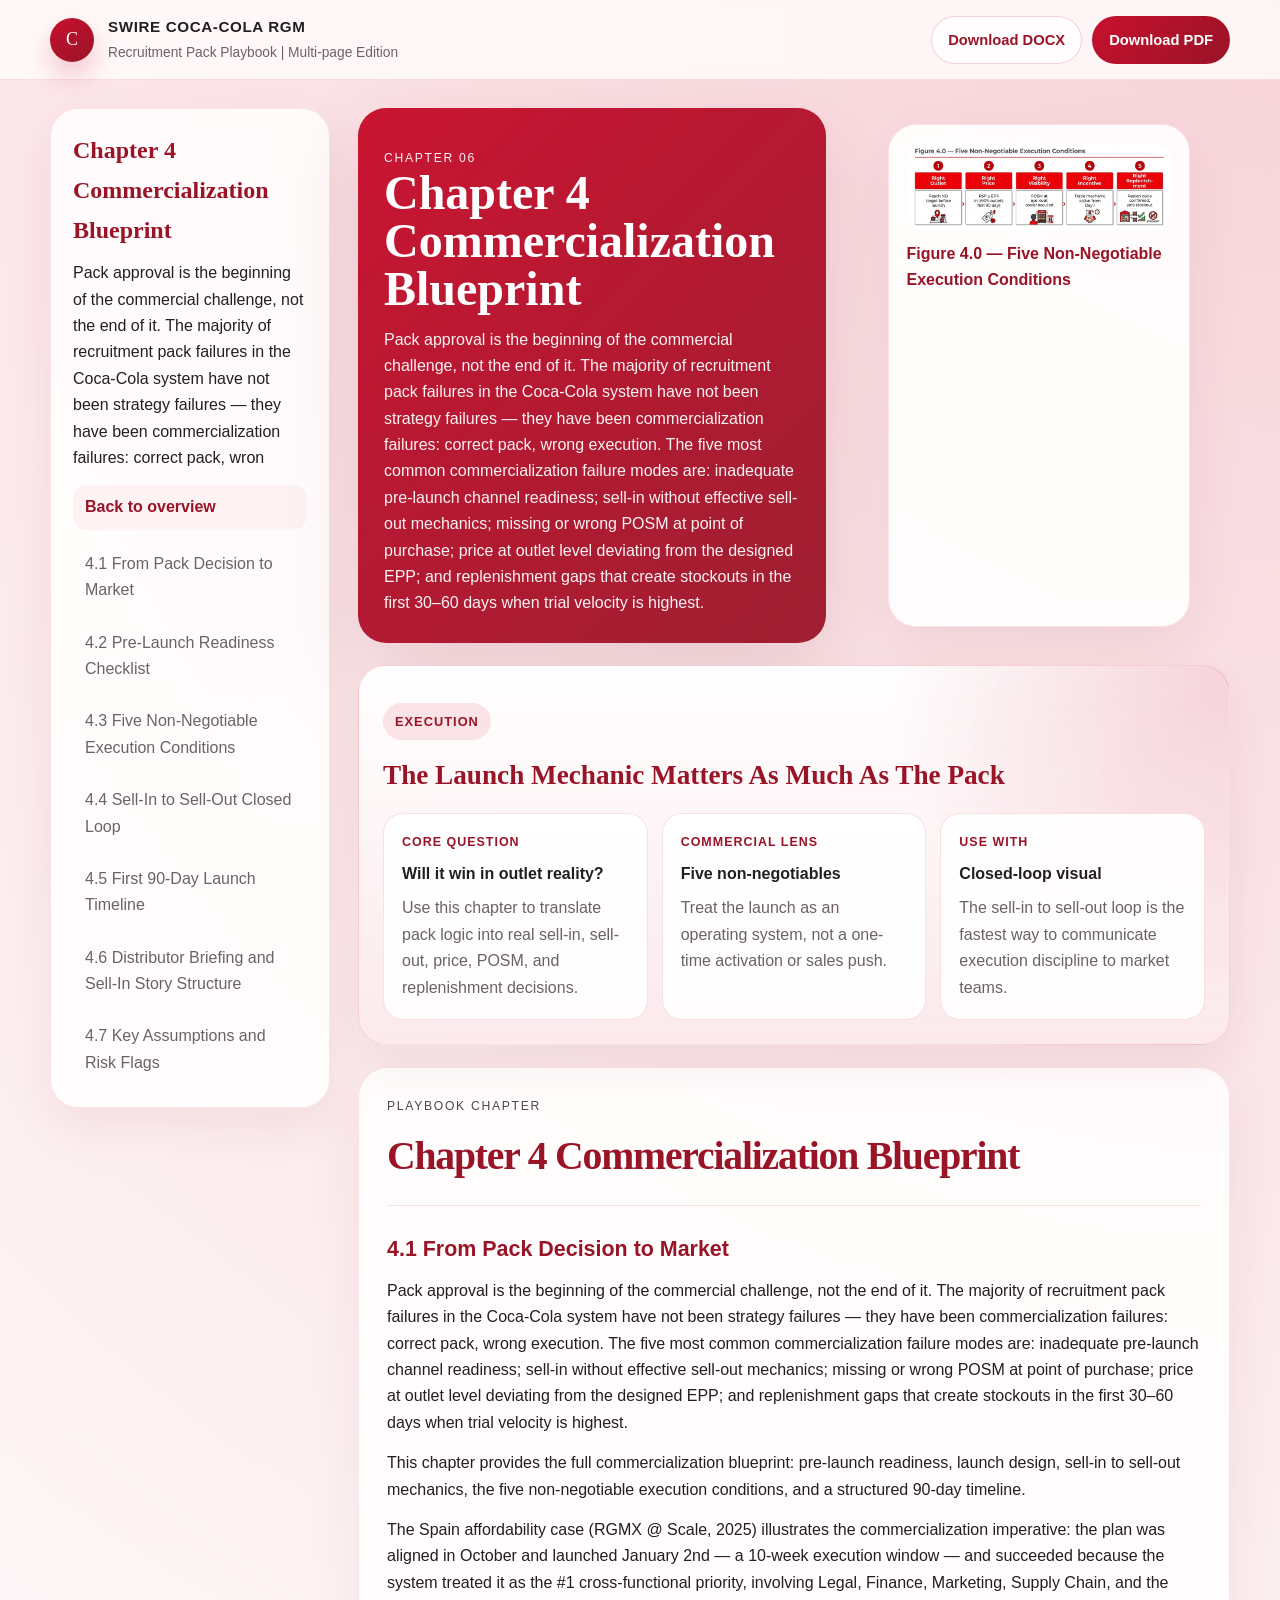
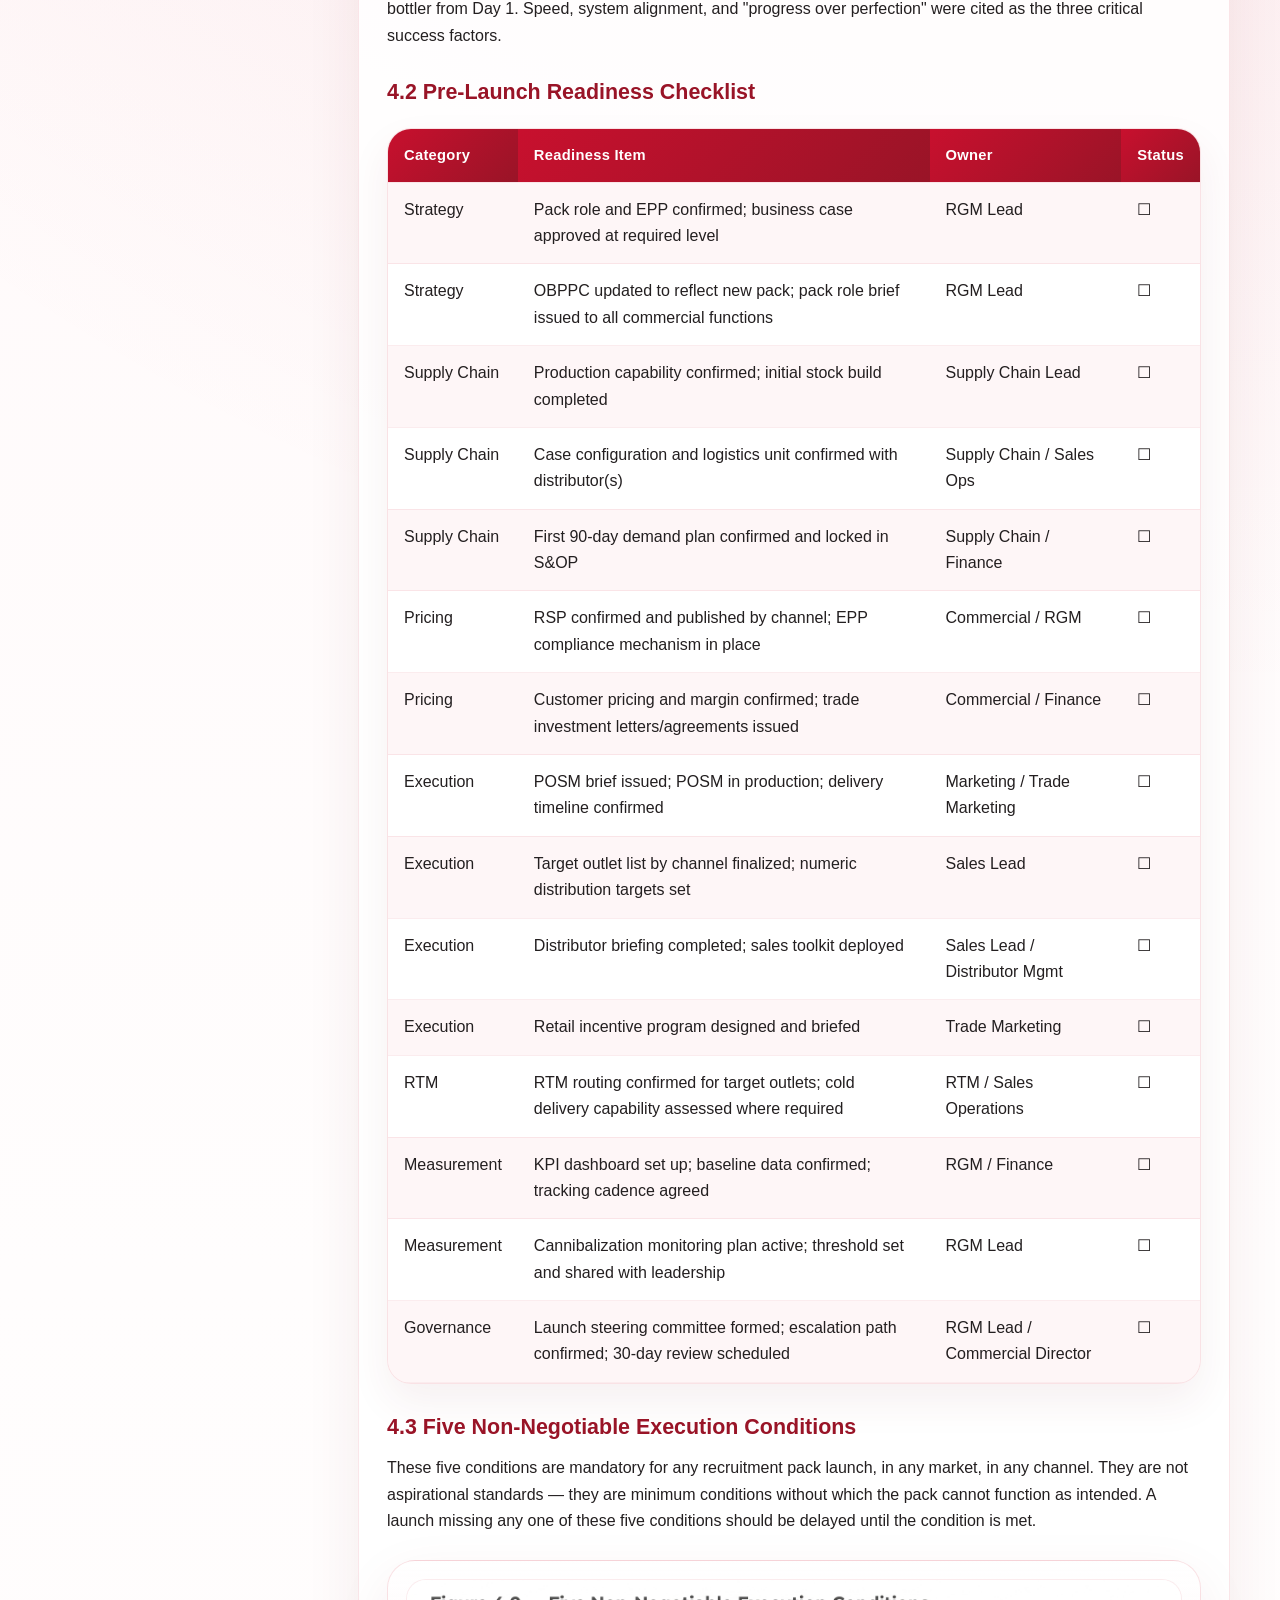
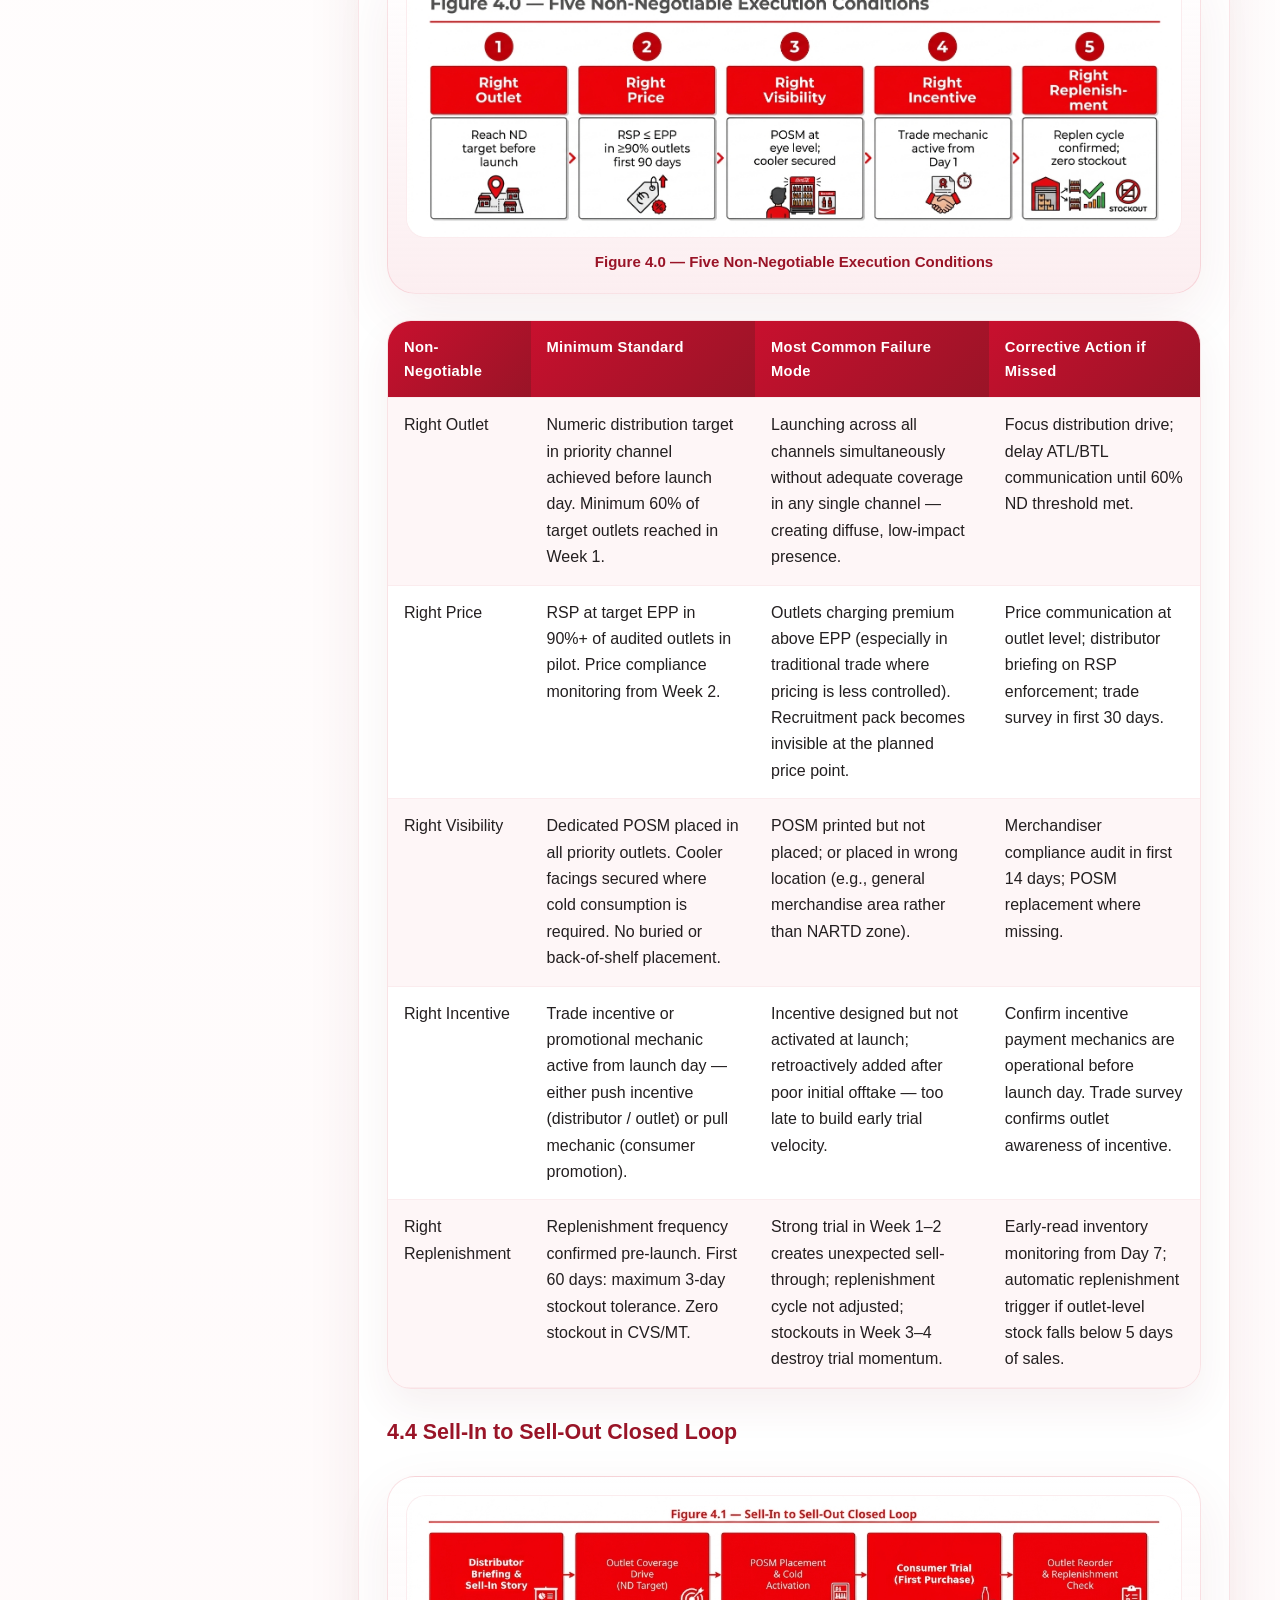
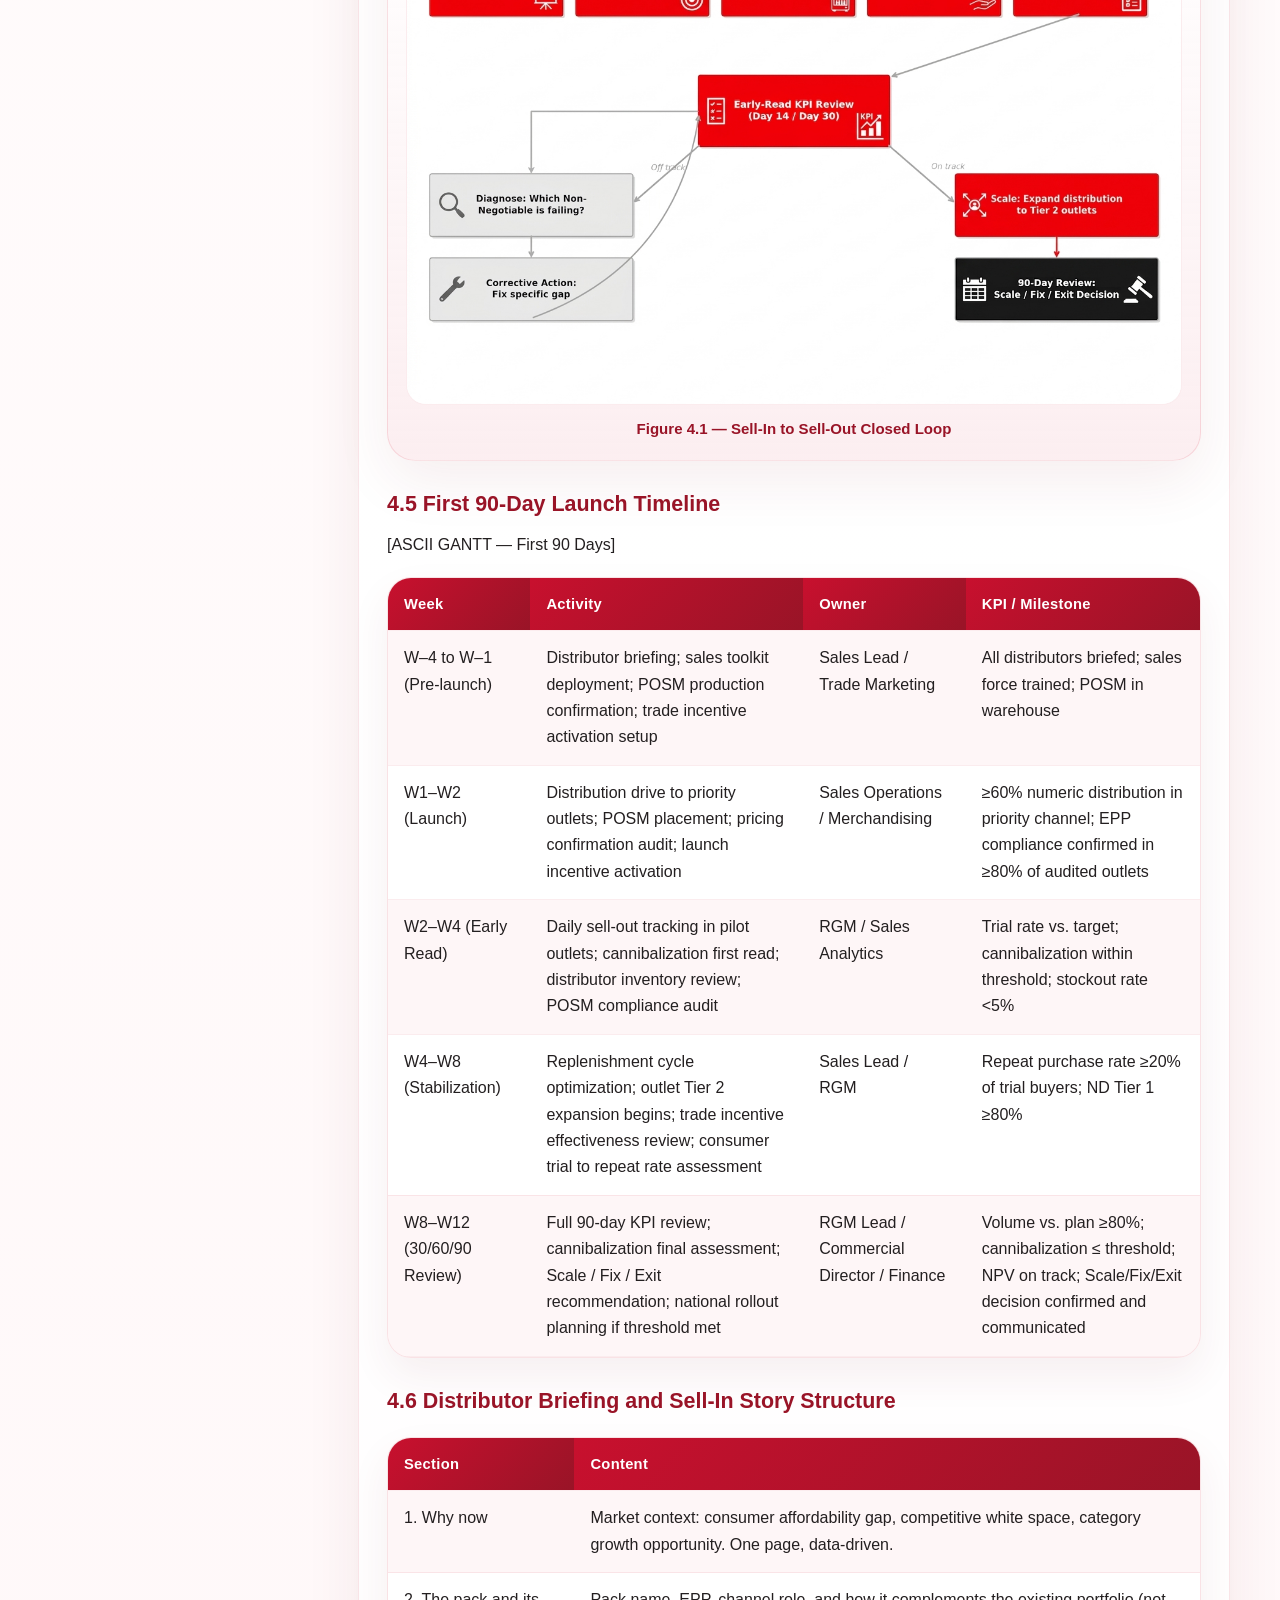
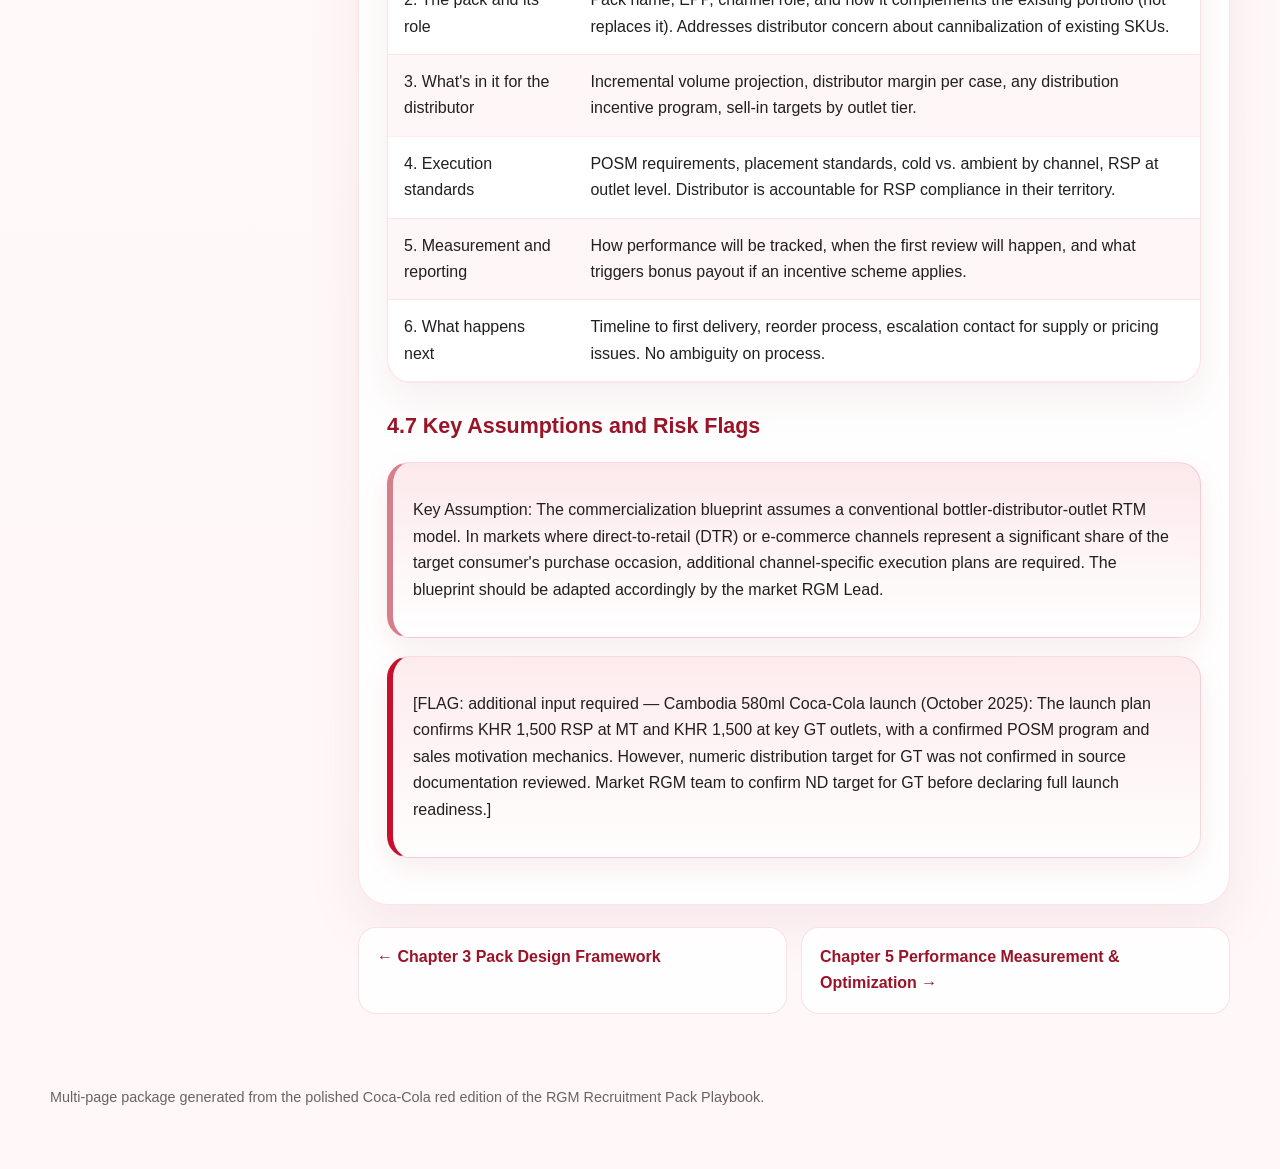
<file: chapters/chapter-4-commercialization-blueprint.html>
<!DOCTYPE html>
<html lang="en">
<head>
  <meta charset="utf-8" />
  <meta name="viewport" content="width=device-width, initial-scale=1" />
  <title>Chapter 4 Commercialization Blueprint | RGM Recruitment Pack Playbook | Web Edition</title>
  <link rel="stylesheet" href="../styles.css" />
</head>
<body>

  <header class="topbar">
    <div class="topbar-inner">
      <div class="brand-lockup">
        <div class="brand-pill">C</div>
        <div class="brand-copy">
          <strong>Swire Coca-Cola RGM</strong>
          <span>Recruitment Pack Playbook | Multi-page Edition</span>
        </div>
      </div>
      <div class="topbar-actions">
        <a class="action-btn action-secondary" href="../assets/downloads/rgm-playbook-coke-red.docx" download>Download DOCX</a>
        <a class="action-btn action-primary" href="../assets/downloads/rgm-playbook-coke-red.pdf" download>Download PDF</a>
      </div>
    </div>
  </header>

  <div class="site-shell">
    <div class="chapter-shell">
      <aside class="chapter-sidebar reveal">
        <h2>Chapter 4 Commercialization Blueprint</h2>
        <p class="body-copy">Pack approval is the beginning of the commercial challenge, not the end of it. The majority of recruitment pack failures in the Coca-Cola system have not been strategy failures — they have been commercialization failures: correct pack, wron</p>
        <a class="side-link" href="../index.html">Back to overview</a>
        <div class="section-list">
          <a href="#4-1-from-pack-decision-to-market">4.1 From Pack Decision to Market</a><a href="#4-2-pre-launch-readiness-checklist">4.2 Pre-Launch Readiness Checklist</a><a href="#4-3-five-non-negotiable-execution-conditions">4.3 Five Non-Negotiable Execution Conditions</a><a href="#4-4-sell-in-to-sell-out-closed-loop">4.4 Sell-In to Sell-Out Closed Loop</a><a href="#4-5-first-90-day-launch-timeline">4.5 First 90-Day Launch Timeline</a><a href="#4-6-distributor-briefing-and-sell-in-story-structure">4.6 Distributor Briefing and Sell-In Story Structure</a><a href="#4-7-key-assumptions-and-risk-flags">4.7 Key Assumptions and Risk Flags</a>
        </div>
      </aside>

      <main class="chapter-article">
        <div class="chapter-hero">
          <section class="chapter-summary reveal">
            <p class="eyebrow">Chapter 06</p>
            <h1>Chapter 4 Commercialization Blueprint</h1>
            <p>Pack approval is the beginning of the commercial challenge, not the end of it. The majority of recruitment pack failures in the Coca-Cola system have not been strategy failures — they have been commercialization failures: correct pack, wrong execution. The five most common commercialization failure modes are: inadequate pre-launch channel readiness; sell-in without effective sell-out mechanics; missing or wrong POSM at point of purchase; price at outlet level deviating from the designed EPP; and replenishment gaps that create stockouts in the first 30–60 days when trial velocity is highest.</p>
          </section>
          
        <figure class="chapter-preview reveal">
          <img src="../assets/figures/08-figure-4-0-five-non-negotiable-execution-conditions.jpg" alt="Figure 4.0 — Five Non-Negotiable Execution Conditions" loading="lazy" />
          <figcaption>Figure 4.0 — Five Non-Negotiable Execution Conditions</figcaption>
        </figure>
        
        </div>

        <section class="chapter visible searchable-scope" id="chapter-4-commercialization-blueprint">
          <div class="chapter-head"><p class="eyebrow">Playbook Chapter</p><h2>Chapter 4 Commercialization Blueprint</h2></div><h3 id="4-1-from-pack-decision-to-market" class="section-title">4.1 From Pack Decision to Market</h3><p class="body-copy">Pack approval is the beginning of the commercial challenge, not the end of it. The majority of recruitment pack failures in the Coca-Cola system have not been strategy failures — they have been commercialization failures: correct pack, wrong execution. The five most common commercialization failure modes are: inadequate pre-launch channel readiness; sell-in without effective sell-out mechanics; missing or wrong POSM at point of purchase; price at outlet level deviating from the designed EPP; and replenishment gaps that create stockouts in the first 30–60 days when trial velocity is highest.</p><p class="body-copy">This chapter provides the full commercialization blueprint: pre-launch readiness, launch design, sell-in to sell-out mechanics, the five non-negotiable execution conditions, and a structured 90-day timeline.</p><p class="body-copy">The Spain affordability case (RGMX @ Scale, 2025) illustrates the commercialization imperative: the plan was aligned in October and launched January 2nd — a 10-week execution window — and succeeded because the system treated it as the #1 cross-functional priority, involving Legal, Finance, Marketing, Supply Chain, and the bottler from Day 1. Speed, system alignment, and &quot;progress over perfection&quot; were cited as the three critical success factors.</p><h3 id="4-2-pre-launch-readiness-checklist" class="section-title">4.2 Pre-Launch Readiness Checklist</h3><div class="table-shell"><table class="data-table"><tr><th><p>Category</p></th><th><p>Readiness Item</p></th><th><p>Owner</p></th><th><p>Status</p></th></tr><tr><td><p>Strategy</p></td><td><p>Pack role and EPP confirmed; business case approved at required level</p></td><td><p>RGM Lead</p></td><td><p>☐</p></td></tr><tr><td><p>Strategy</p></td><td><p>OBPPC updated to reflect new pack; pack role brief issued to all commercial functions</p></td><td><p>RGM Lead</p></td><td><p>☐</p></td></tr><tr><td><p>Supply Chain</p></td><td><p>Production capability confirmed; initial stock build completed</p></td><td><p>Supply Chain Lead</p></td><td><p>☐</p></td></tr><tr><td><p>Supply Chain</p></td><td><p>Case configuration and logistics unit confirmed with distributor(s)</p></td><td><p>Supply Chain / Sales Ops</p></td><td><p>☐</p></td></tr><tr><td><p>Supply Chain</p></td><td><p>First 90-day demand plan confirmed and locked in S&amp;OP</p></td><td><p>Supply Chain / Finance</p></td><td><p>☐</p></td></tr><tr><td><p>Pricing</p></td><td><p>RSP confirmed and published by channel; EPP compliance mechanism in place</p></td><td><p>Commercial / RGM</p></td><td><p>☐</p></td></tr><tr><td><p>Pricing</p></td><td><p>Customer pricing and margin confirmed; trade investment letters/agreements issued</p></td><td><p>Commercial / Finance</p></td><td><p>☐</p></td></tr><tr><td><p>Execution</p></td><td><p>POSM brief issued; POSM in production; delivery timeline confirmed</p></td><td><p>Marketing / Trade Marketing</p></td><td><p>☐</p></td></tr><tr><td><p>Execution</p></td><td><p>Target outlet list by channel finalized; numeric distribution targets set</p></td><td><p>Sales Lead</p></td><td><p>☐</p></td></tr><tr><td><p>Execution</p></td><td><p>Distributor briefing completed; sales toolkit deployed</p></td><td><p>Sales Lead / Distributor Mgmt</p></td><td><p>☐</p></td></tr><tr><td><p>Execution</p></td><td><p>Retail incentive program designed and briefed</p></td><td><p>Trade Marketing</p></td><td><p>☐</p></td></tr><tr><td><p>RTM</p></td><td><p>RTM routing confirmed for target outlets; cold delivery capability assessed where required</p></td><td><p>RTM / Sales Operations</p></td><td><p>☐</p></td></tr><tr><td><p>Measurement</p></td><td><p>KPI dashboard set up; baseline data confirmed; tracking cadence agreed</p></td><td><p>RGM / Finance</p></td><td><p>☐</p></td></tr><tr><td><p>Measurement</p></td><td><p>Cannibalization monitoring plan active; threshold set and shared with leadership</p></td><td><p>RGM Lead</p></td><td><p>☐</p></td></tr><tr><td><p>Governance</p></td><td><p>Launch steering committee formed; escalation path confirmed; 30-day review scheduled</p></td><td><p>RGM Lead / Commercial Director</p></td><td><p>☐</p></td></tr></table></div><h3 id="4-3-five-non-negotiable-execution-conditions" class="section-title">4.3 Five Non-Negotiable Execution Conditions</h3><p class="body-copy">These five conditions are mandatory for any recruitment pack launch, in any market, in any channel. They are not aspirational standards — they are minimum conditions without which the pack cannot function as intended. A launch missing any one of these five conditions should be delayed until the condition is met.</p><figure class="figure-card"><img src="../assets/figures/08-figure-4-0-five-non-negotiable-execution-conditions.jpg" alt="Figure 4.0 — Five Non-Negotiable Execution Conditions" loading="lazy" /><figcaption>Figure 4.0 — Five Non-Negotiable Execution Conditions</figcaption></figure><div class="table-shell"><table class="data-table"><tr><th><p>Non-Negotiable</p></th><th><p>Minimum Standard</p></th><th><p>Most Common Failure Mode</p></th><th><p>Corrective Action if Missed</p></th></tr><tr><td><p>Right Outlet</p></td><td><p>Numeric distribution target in priority channel achieved before launch day. Minimum 60% of target outlets reached in Week 1.</p></td><td><p>Launching across all channels simultaneously without adequate coverage in any single channel — creating diffuse, low-impact presence.</p></td><td><p>Focus distribution drive; delay ATL/BTL communication until 60% ND threshold met.</p></td></tr><tr><td><p>Right Price</p></td><td><p>RSP at target EPP in 90%+ of audited outlets in pilot. Price compliance monitoring from Week 2.</p></td><td><p>Outlets charging premium above EPP (especially in traditional trade where pricing is less controlled). Recruitment pack becomes invisible at the planned price point.</p></td><td><p>Price communication at outlet level; distributor briefing on RSP enforcement; trade survey in first 30 days.</p></td></tr><tr><td><p>Right Visibility</p></td><td><p>Dedicated POSM placed in all priority outlets. Cooler facings secured where cold consumption is required. No buried or back-of-shelf placement.</p></td><td><p>POSM printed but not placed; or placed in wrong location (e.g., general merchandise area rather than NARTD zone).</p></td><td><p>Merchandiser compliance audit in first 14 days; POSM replacement where missing.</p></td></tr><tr><td><p>Right Incentive</p></td><td><p>Trade incentive or promotional mechanic active from launch day — either push incentive (distributor / outlet) or pull mechanic (consumer promotion).</p></td><td><p>Incentive designed but not activated at launch; retroactively added after poor initial offtake — too late to build early trial velocity.</p></td><td><p>Confirm incentive payment mechanics are operational before launch day. Trade survey confirms outlet awareness of incentive.</p></td></tr><tr><td><p>Right Replenishment</p></td><td><p>Replenishment frequency confirmed pre-launch. First 60 days: maximum 3-day stockout tolerance. Zero stockout in CVS/MT.</p></td><td><p>Strong trial in Week 1–2 creates unexpected sell-through; replenishment cycle not adjusted; stockouts in Week 3–4 destroy trial momentum.</p></td><td><p>Early-read inventory monitoring from Day 7; automatic replenishment trigger if outlet-level stock falls below 5 days of sales.</p></td></tr></table></div><h3 id="4-4-sell-in-to-sell-out-closed-loop" class="section-title">4.4 Sell-In to Sell-Out Closed Loop</h3><figure class="figure-card"><img src="../assets/figures/09-figure-4-1-sell-in-to-sell-out-closed-loop.jpg" alt="Figure 4.1 — Sell-In to Sell-Out Closed Loop" loading="lazy" /><figcaption>Figure 4.1 — Sell-In to Sell-Out Closed Loop</figcaption></figure><h3 id="4-5-first-90-day-launch-timeline" class="section-title">4.5 First 90-Day Launch Timeline</h3><p class="body-copy">[ASCII GANTT — First 90 Days]</p><div class="table-shell"><table class="data-table"><tr><th><p>Week</p></th><th><p>Activity</p></th><th><p>Owner</p></th><th><p>KPI / Milestone</p></th></tr><tr><td><p>W–4 to W–1 (Pre-launch)</p></td><td><p>Distributor briefing; sales toolkit deployment; POSM production confirmation; trade incentive activation setup</p></td><td><p>Sales Lead / Trade Marketing</p></td><td><p>All distributors briefed; sales force trained; POSM in warehouse</p></td></tr><tr><td><p>W1–W2 (Launch)</p></td><td><p>Distribution drive to priority outlets; POSM placement; pricing confirmation audit; launch incentive activation</p></td><td><p>Sales Operations / Merchandising</p></td><td><p>≥60% numeric distribution in priority channel; EPP compliance confirmed in ≥80% of audited outlets</p></td></tr><tr><td><p>W2–W4 (Early Read)</p></td><td><p>Daily sell-out tracking in pilot outlets; cannibalization first read; distributor inventory review; POSM compliance audit</p></td><td><p>RGM / Sales Analytics</p></td><td><p>Trial rate vs. target; cannibalization within threshold; stockout rate &lt;5%</p></td></tr><tr><td><p>W4–W8 (Stabilization)</p></td><td><p>Replenishment cycle optimization; outlet Tier 2 expansion begins; trade incentive effectiveness review; consumer trial to repeat rate assessment</p></td><td><p>Sales Lead / RGM</p></td><td><p>Repeat purchase rate ≥20% of trial buyers; ND Tier 1 ≥80%</p></td></tr><tr><td><p>W8–W12 (30/60/90 Review)</p></td><td><p>Full 90-day KPI review; cannibalization final assessment; Scale / Fix / Exit recommendation; national rollout planning if threshold met</p></td><td><p>RGM Lead / Commercial Director / Finance</p></td><td><p>Volume vs. plan ≥80%; cannibalization ≤ threshold; NPV on track; Scale/Fix/Exit decision confirmed and communicated</p></td></tr></table></div><h3 id="4-6-distributor-briefing-and-sell-in-story-structure" class="section-title">4.6 Distributor Briefing and Sell-In Story Structure</h3><div class="table-shell"><table class="data-table"><tr><th><p>Section</p></th><th><p>Content</p></th></tr><tr><td><p>1. Why now</p></td><td><p>Market context: consumer affordability gap, competitive white space, category growth opportunity. One page, data-driven.</p></td></tr><tr><td><p>2. The pack and its role</p></td><td><p>Pack name, EPP, channel role, and how it complements the existing portfolio (not replaces it). Addresses distributor concern about cannibalization of existing SKUs.</p></td></tr><tr><td><p>3. What&#x27;s in it for the distributor</p></td><td><p>Incremental volume projection, distributor margin per case, any distribution incentive program, sell-in targets by outlet tier.</p></td></tr><tr><td><p>4. Execution standards</p></td><td><p>POSM requirements, placement standards, cold vs. ambient by channel, RSP at outlet level. Distributor is accountable for RSP compliance in their territory.</p></td></tr><tr><td><p>5. Measurement and reporting</p></td><td><p>How performance will be tracked, when the first review will happen, and what triggers bonus payout if an incentive scheme applies.</p></td></tr><tr><td><p>6. What happens next</p></td><td><p>Timeline to first delivery, reorder process, escalation contact for supply or pricing issues. No ambiguity on process.</p></td></tr></table></div><h3 id="4-7-key-assumptions-and-risk-flags" class="section-title">4.7 Key Assumptions and Risk Flags</h3><div class="note-card note-key"><p>Key Assumption: The commercialization blueprint assumes a conventional bottler-distributor-outlet RTM model. In markets where direct-to-retail (DTR) or e-commerce channels represent a significant share of the target consumer&#x27;s purchase occasion, additional channel-specific execution plans are required. The blueprint should be adapted accordingly by the market RGM Lead.</p></div><div class="note-card note-flag"><p>[FLAG: additional input required — Cambodia 580ml Coca-Cola launch (October 2025): The launch plan confirms KHR 1,500 RSP at MT and KHR 1,500 at key GT outlets, with a confirmed POSM program and sales motivation mechanics. However, numeric distribution target for GT was not confirmed in source documentation reviewed. Market RGM team to confirm ND target for GT before declaring full launch readiness.]</p></div>
        </section>

        <div class="chapter-footer-nav">
          <a href="chapter-3-pack-design-framework.html">← Chapter 3 Pack Design Framework</a>
          <a href="chapter-5-performance-measurement-optimization.html">Chapter 5 Performance Measurement &amp; Optimization →</a>
        </div>
      </main>
    </div>
  </div>

  <div class="site-footer">
    Multi-page package generated from the polished Coca-Cola red edition of the RGM Recruitment Pack Playbook.
  </div>

  <script src="../app.js"></script>
</body>
</html>
</file>
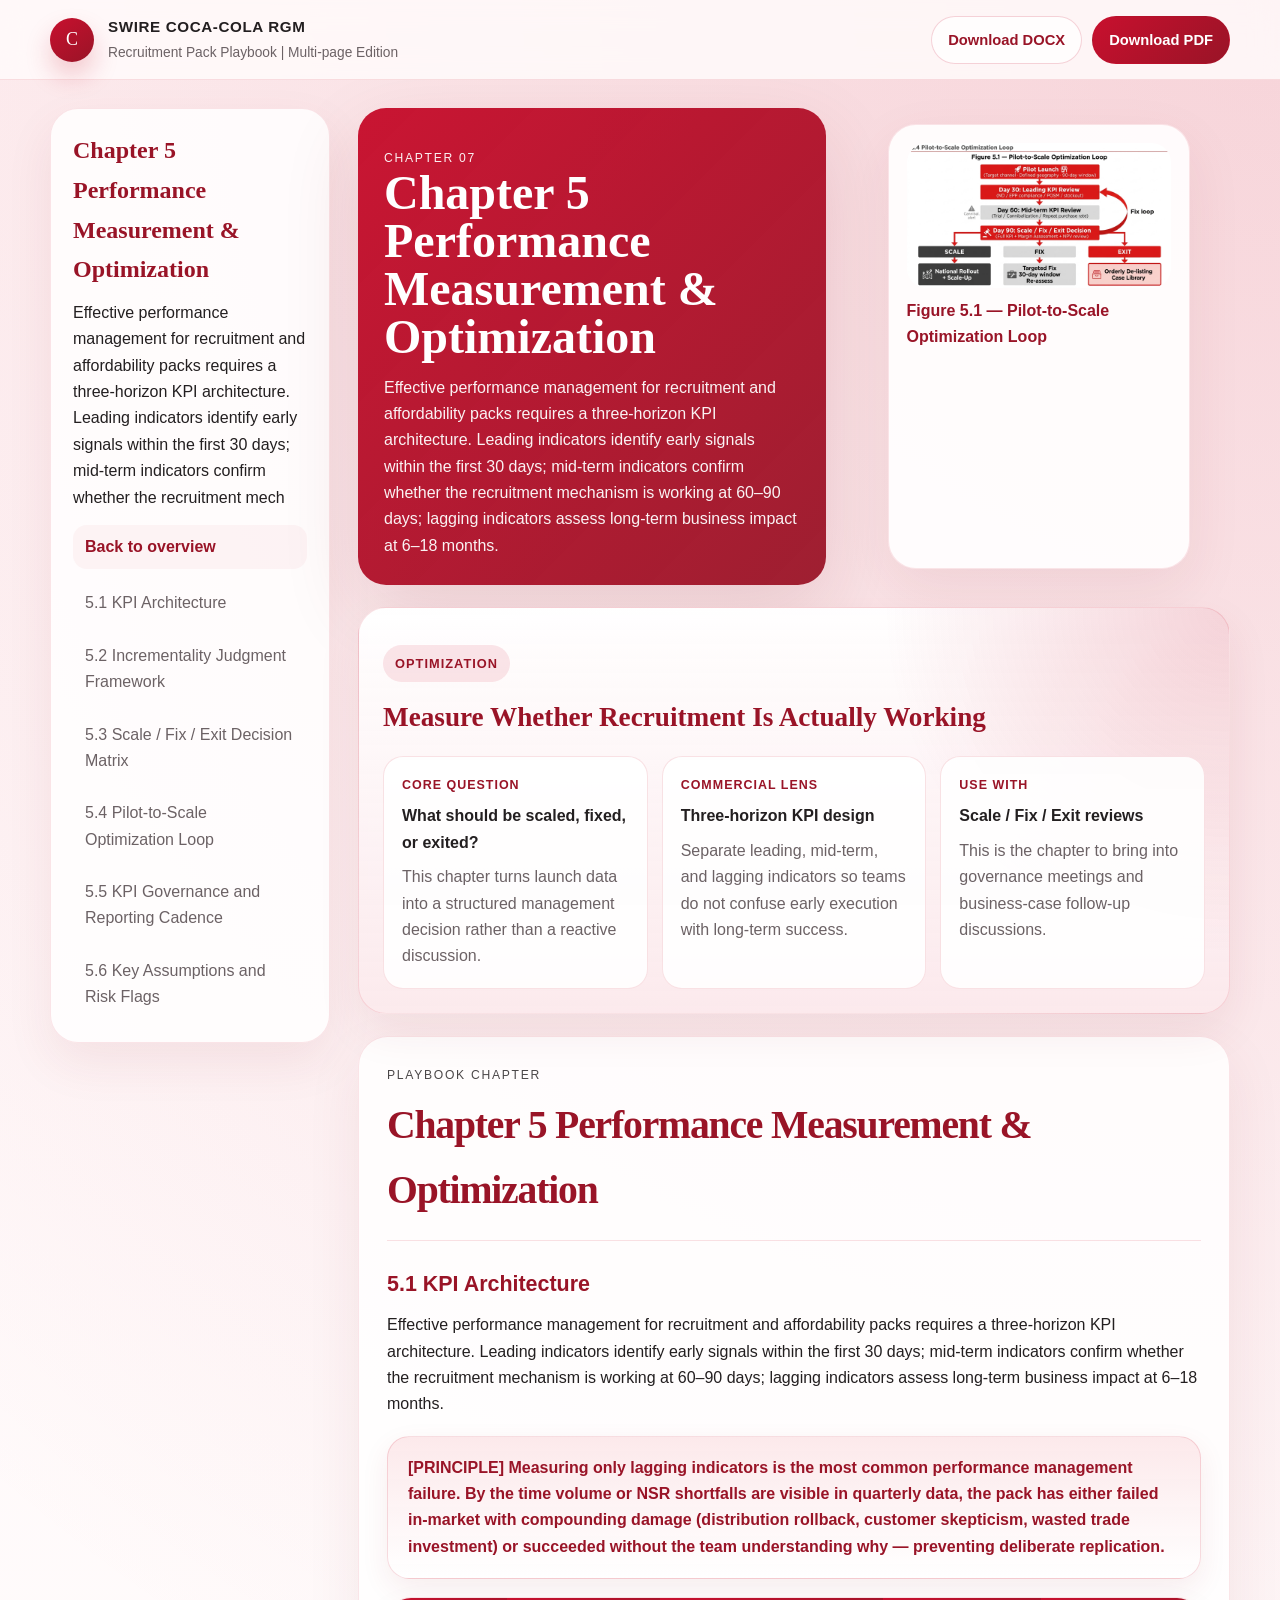
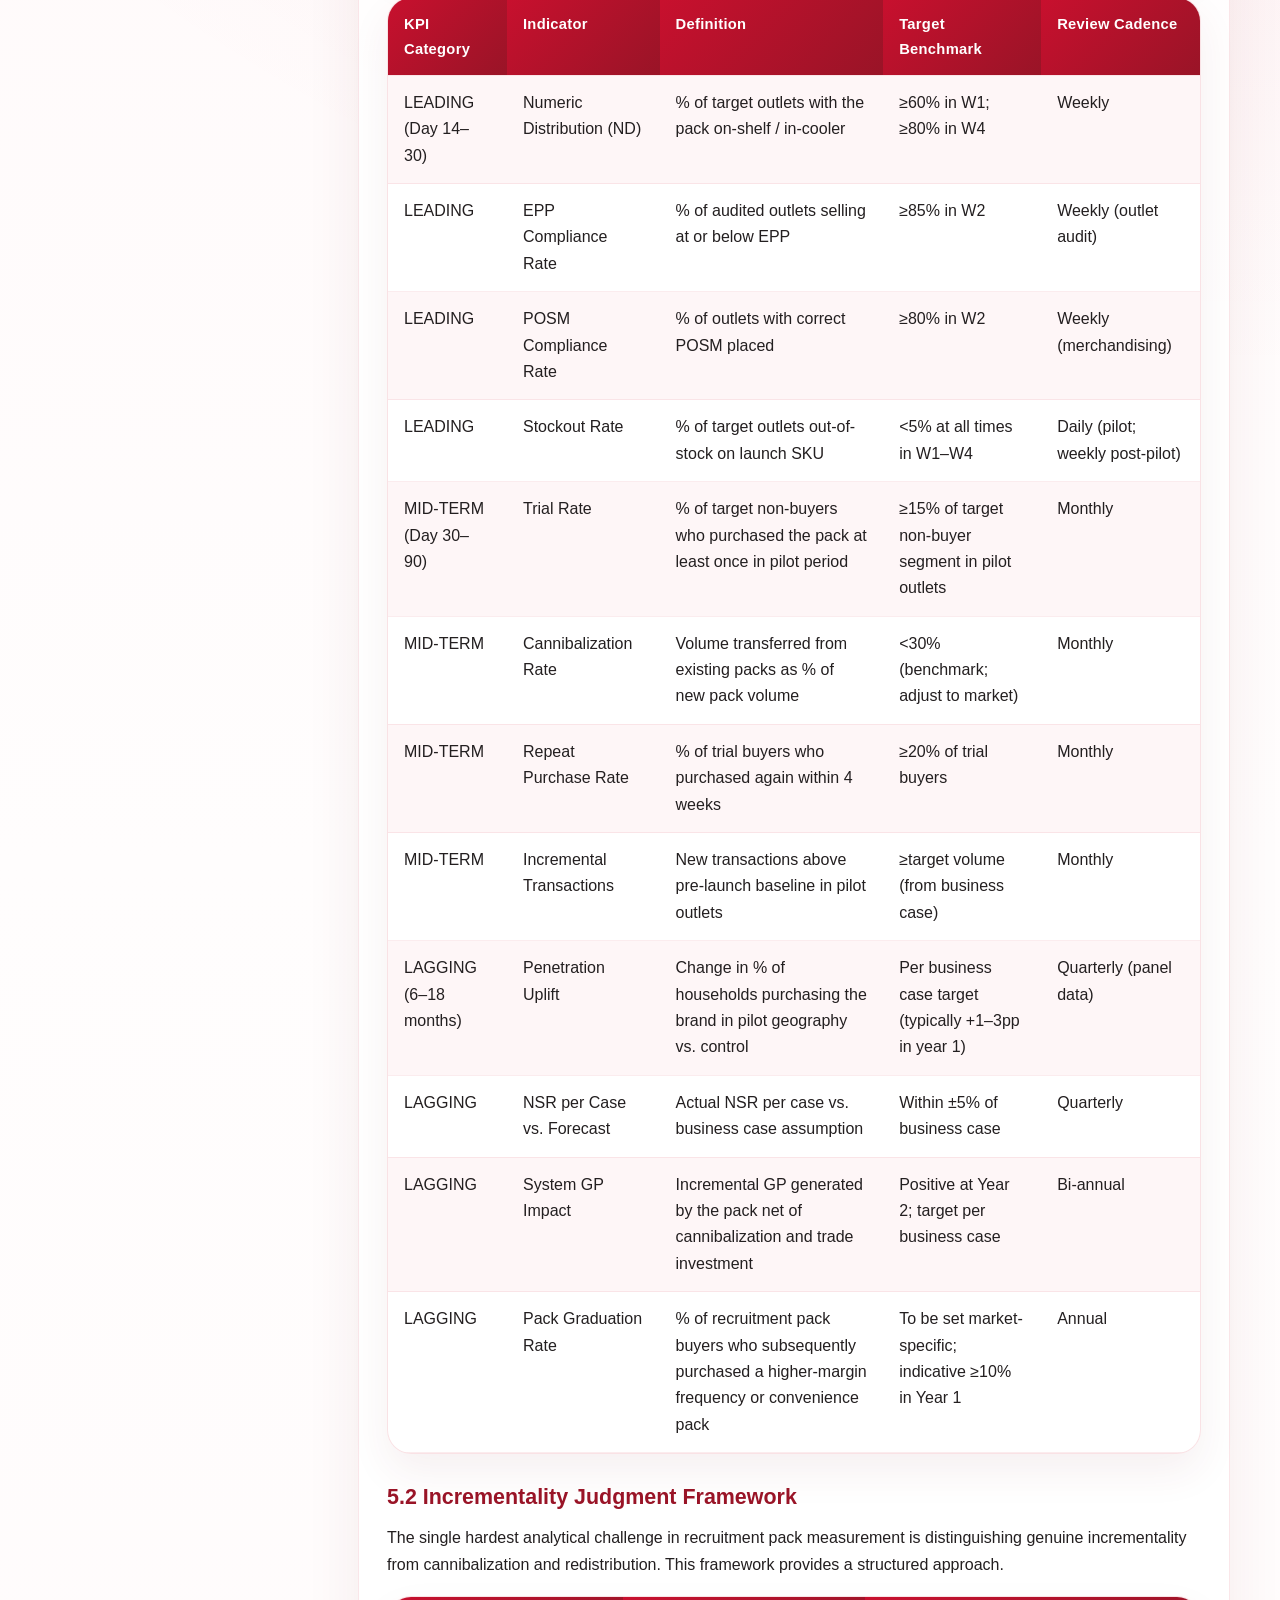
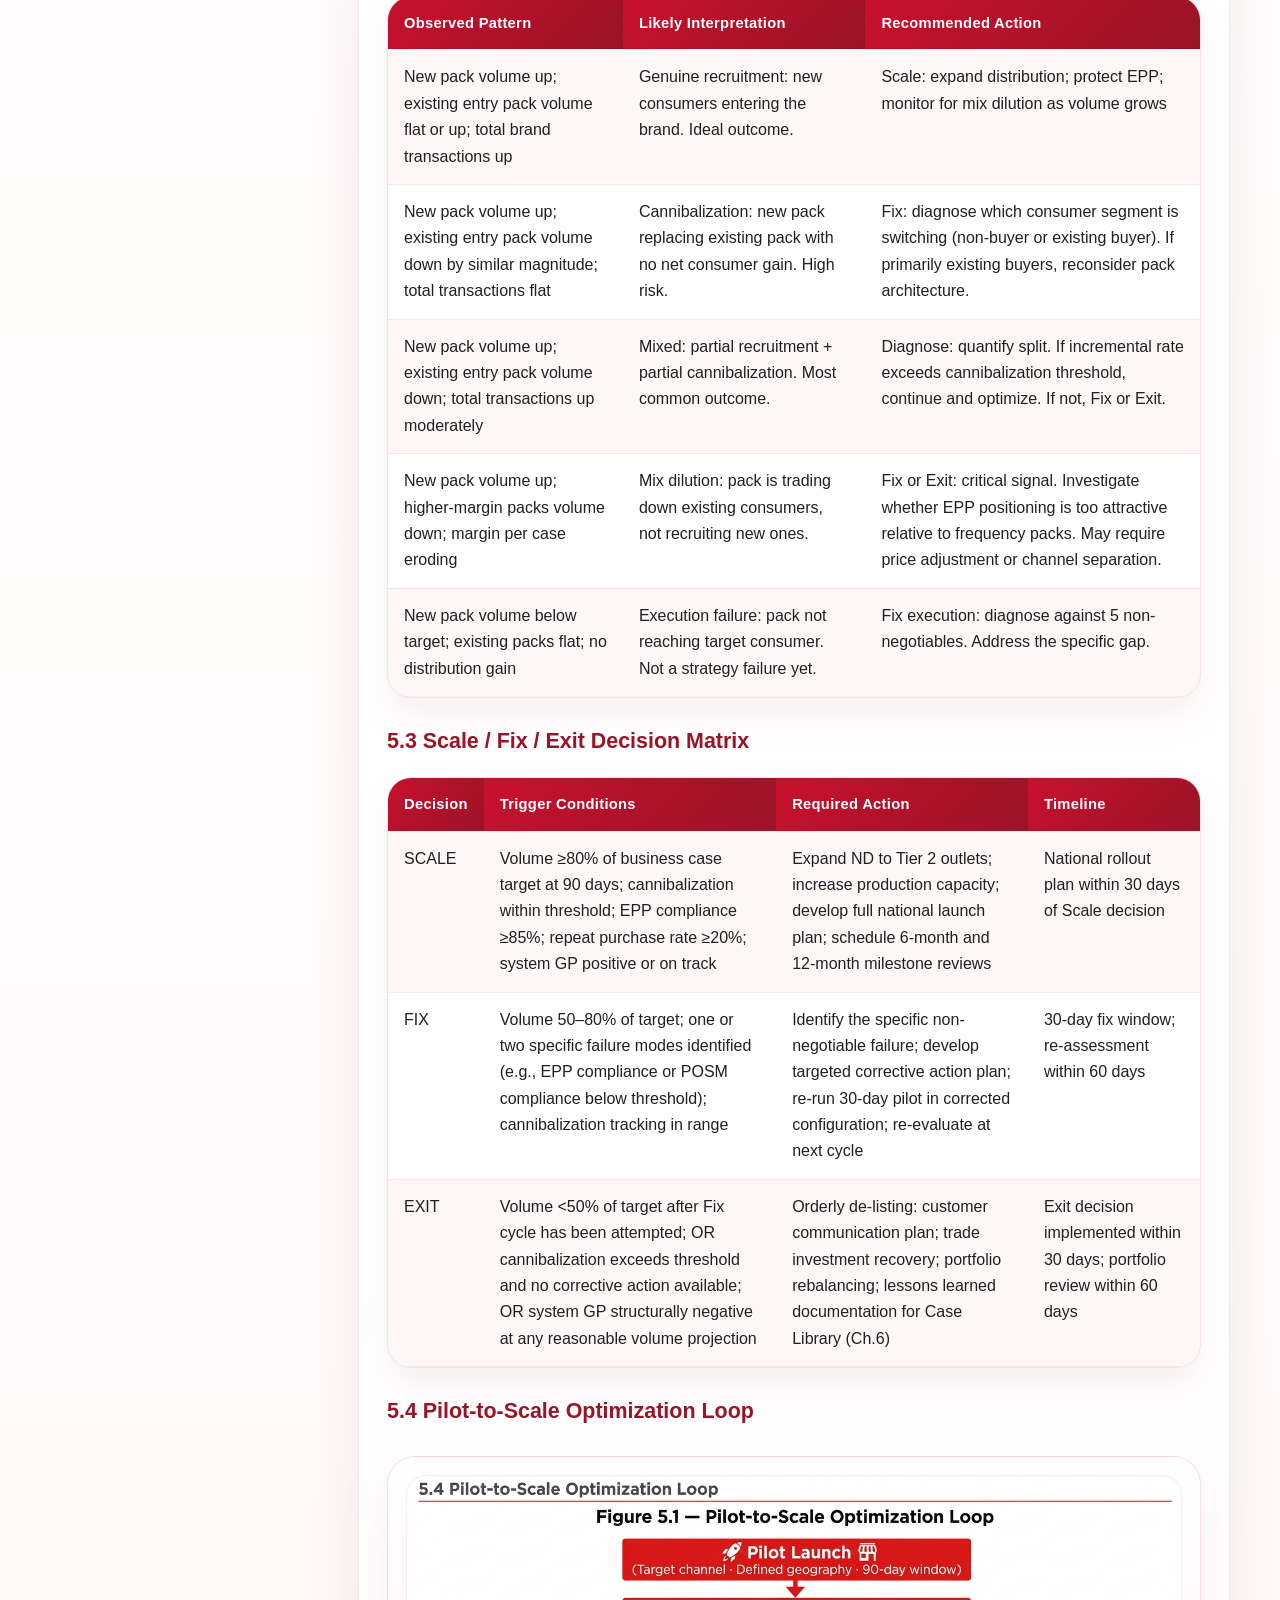
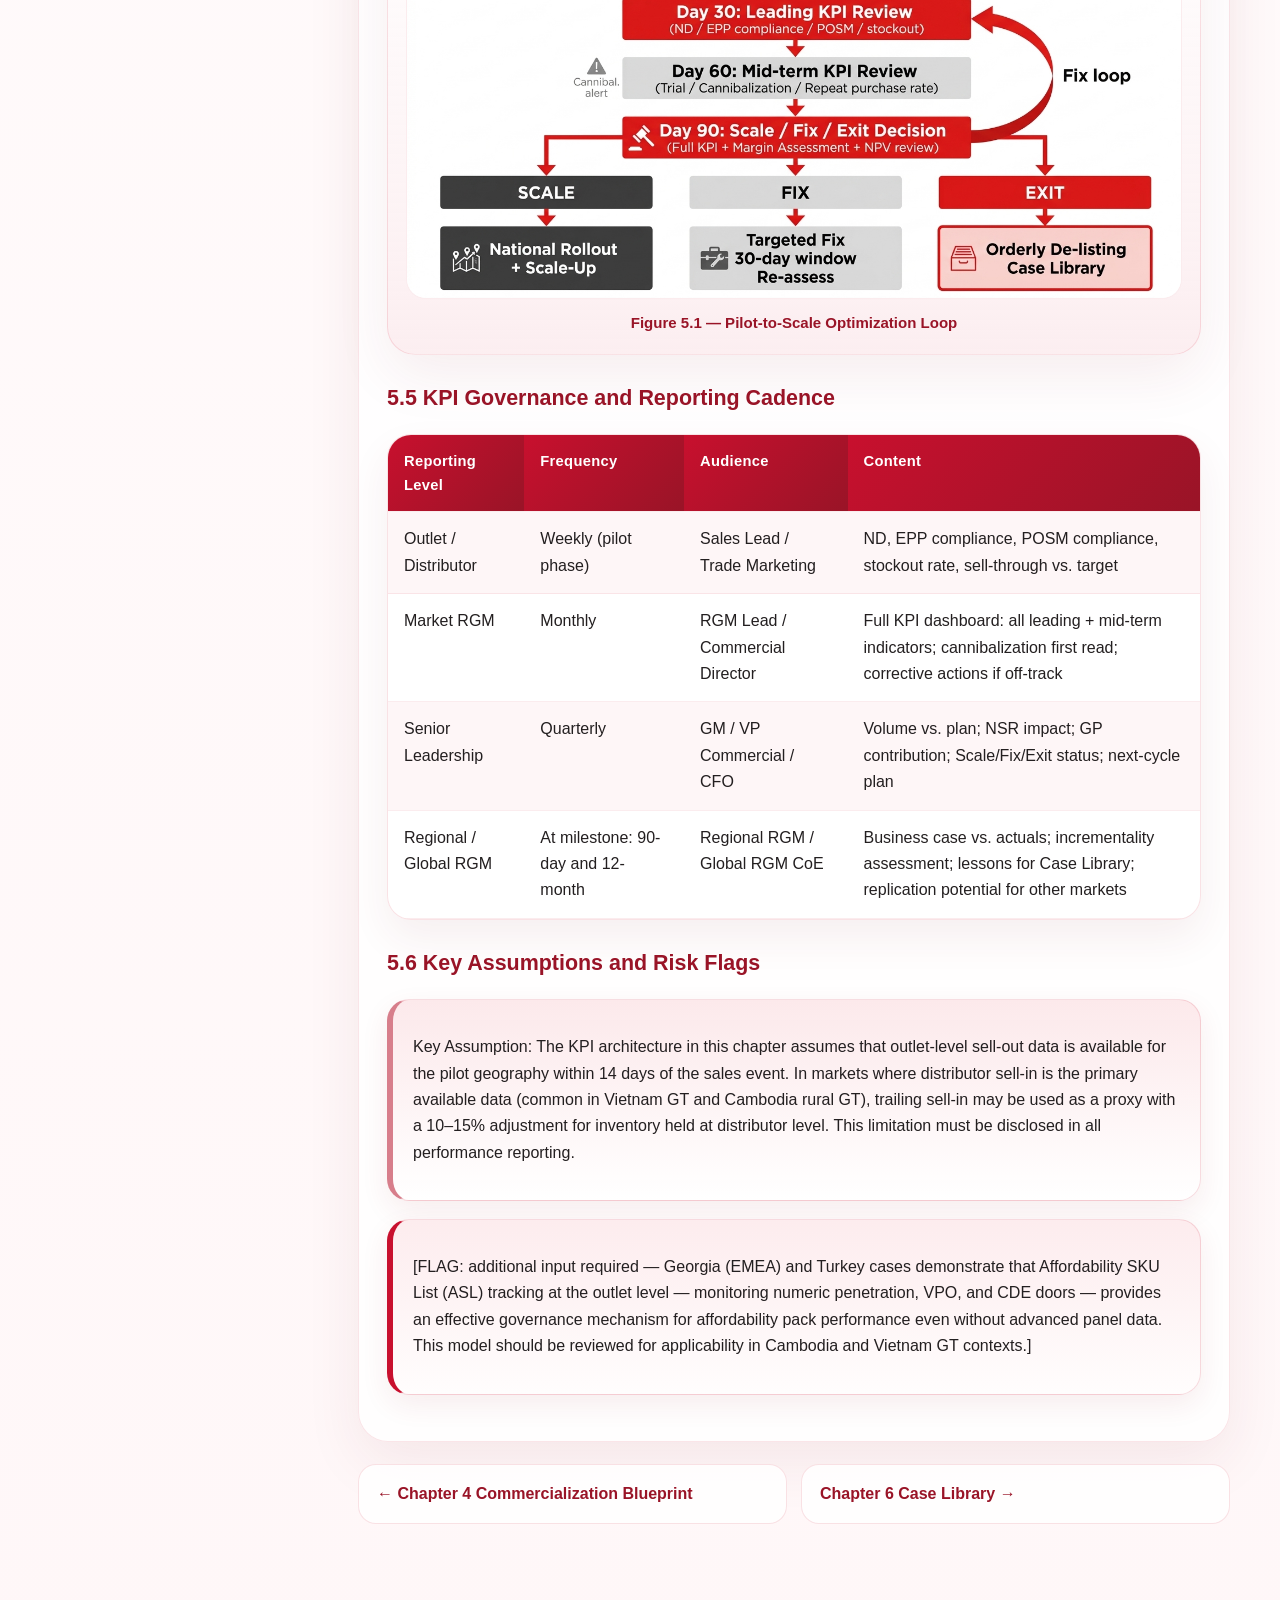
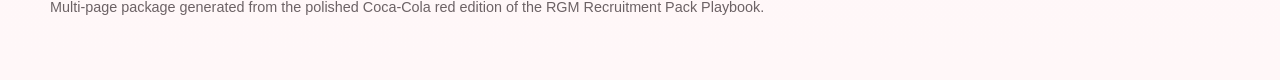
<file: chapters/chapter-5-performance-measurement-optimization.html>
<!DOCTYPE html>
<html lang="en">
<head>
  <meta charset="utf-8" />
  <meta name="viewport" content="width=device-width, initial-scale=1" />
  <title>Chapter 5 Performance Measurement &amp; Optimization | RGM Recruitment Pack Playbook | Web Edition</title>
  <link rel="stylesheet" href="../styles.css" />
</head>
<body>

  <header class="topbar">
    <div class="topbar-inner">
      <div class="brand-lockup">
        <div class="brand-pill">C</div>
        <div class="brand-copy">
          <strong>Swire Coca-Cola RGM</strong>
          <span>Recruitment Pack Playbook | Multi-page Edition</span>
        </div>
      </div>
      <div class="topbar-actions">
        <a class="action-btn action-secondary" href="../assets/downloads/rgm-playbook-coke-red.docx" download>Download DOCX</a>
        <a class="action-btn action-primary" href="../assets/downloads/rgm-playbook-coke-red.pdf" download>Download PDF</a>
      </div>
    </div>
  </header>

  <div class="site-shell">
    <div class="chapter-shell">
      <aside class="chapter-sidebar reveal">
        <h2>Chapter 5 Performance Measurement &amp; Optimization</h2>
        <p class="body-copy">Effective performance management for recruitment and affordability packs requires a three-horizon KPI architecture. Leading indicators identify early signals within the first 30 days; mid-term indicators confirm whether the recruitment mech</p>
        <a class="side-link" href="../index.html">Back to overview</a>
        <div class="section-list">
          <a href="#5-1-kpi-architecture">5.1 KPI Architecture</a><a href="#5-2-incrementality-judgment-framework">5.2 Incrementality Judgment Framework</a><a href="#5-3-scale-fix-exit-decision-matrix">5.3 Scale / Fix / Exit Decision Matrix</a><a href="#5-4-pilot-to-scale-optimization-loop">5.4 Pilot-to-Scale Optimization Loop</a><a href="#5-5-kpi-governance-and-reporting-cadence">5.5 KPI Governance and Reporting Cadence</a><a href="#5-6-key-assumptions-and-risk-flags">5.6 Key Assumptions and Risk Flags</a>
        </div>
      </aside>

      <main class="chapter-article">
        <div class="chapter-hero">
          <section class="chapter-summary reveal">
            <p class="eyebrow">Chapter 07</p>
            <h1>Chapter 5 Performance Measurement &amp; Optimization</h1>
            <p>Effective performance management for recruitment and affordability packs requires a three-horizon KPI architecture. Leading indicators identify early signals within the first 30 days; mid-term indicators confirm whether the recruitment mechanism is working at 60–90 days; lagging indicators assess long-term business impact at 6–18 months.</p>
          </section>
          
        <figure class="chapter-preview reveal">
          <img src="../assets/figures/10-figure-5-1-pilot-to-scale-optimization-loop.jpg" alt="Figure 5.1 — Pilot-to-Scale Optimization Loop" loading="lazy" />
          <figcaption>Figure 5.1 — Pilot-to-Scale Optimization Loop</figcaption>
        </figure>
        
        </div>

        <section class="chapter visible searchable-scope" id="chapter-5-performance-measurement-optimization">
          <div class="chapter-head"><p class="eyebrow">Playbook Chapter</p><h2>Chapter 5 Performance Measurement &amp; Optimization</h2></div><h3 id="5-1-kpi-architecture" class="section-title">5.1 KPI Architecture</h3><p class="body-copy">Effective performance management for recruitment and affordability packs requires a three-horizon KPI architecture. Leading indicators identify early signals within the first 30 days; mid-term indicators confirm whether the recruitment mechanism is working at 60–90 days; lagging indicators assess long-term business impact at 6–18 months.</p><aside class="principle-card">[PRINCIPLE] Measuring only lagging indicators is the most common performance management failure. By the time volume or NSR shortfalls are visible in quarterly data, the pack has either failed in-market with compounding damage (distribution rollback, customer skepticism, wasted trade investment) or succeeded without the team understanding why — preventing deliberate replication.</aside><div class="table-shell"><table class="data-table"><tr><th><p>KPI Category</p></th><th><p>Indicator</p></th><th><p>Definition</p></th><th><p>Target Benchmark</p></th><th><p>Review Cadence</p></th></tr><tr><td><p>LEADING (Day 14–30)</p></td><td><p>Numeric Distribution (ND)</p></td><td><p>% of target outlets with the pack on-shelf / in-cooler</p></td><td><p>≥60% in W1; ≥80% in W4</p></td><td><p>Weekly</p></td></tr><tr><td><p>LEADING</p></td><td><p>EPP Compliance Rate</p></td><td><p>% of audited outlets selling at or below EPP</p></td><td><p>≥85% in W2</p></td><td><p>Weekly (outlet audit)</p></td></tr><tr><td><p>LEADING</p></td><td><p>POSM Compliance Rate</p></td><td><p>% of outlets with correct POSM placed</p></td><td><p>≥80% in W2</p></td><td><p>Weekly (merchandising)</p></td></tr><tr><td><p>LEADING</p></td><td><p>Stockout Rate</p></td><td><p>% of target outlets out-of-stock on launch SKU</p></td><td><p>&lt;5% at all times in W1–W4</p></td><td><p>Daily (pilot; weekly post-pilot)</p></td></tr><tr><td><p>MID-TERM (Day 30–90)</p></td><td><p>Trial Rate</p></td><td><p>% of target non-buyers who purchased the pack at least once in pilot period</p></td><td><p>≥15% of target non-buyer segment in pilot outlets</p></td><td><p>Monthly</p></td></tr><tr><td><p>MID-TERM</p></td><td><p>Cannibalization Rate</p></td><td><p>Volume transferred from existing packs as % of new pack volume</p></td><td><p>&lt;30% (benchmark; adjust to market)</p></td><td><p>Monthly</p></td></tr><tr><td><p>MID-TERM</p></td><td><p>Repeat Purchase Rate</p></td><td><p>% of trial buyers who purchased again within 4 weeks</p></td><td><p>≥20% of trial buyers</p></td><td><p>Monthly</p></td></tr><tr><td><p>MID-TERM</p></td><td><p>Incremental Transactions</p></td><td><p>New transactions above pre-launch baseline in pilot outlets</p></td><td><p>≥target volume (from business case)</p></td><td><p>Monthly</p></td></tr><tr><td><p>LAGGING (6–18 months)</p></td><td><p>Penetration Uplift</p></td><td><p>Change in % of households purchasing the brand in pilot geography vs. control</p></td><td><p>Per business case target (typically +1–3pp in year 1)</p></td><td><p>Quarterly (panel data)</p></td></tr><tr><td><p>LAGGING</p></td><td><p>NSR per Case vs. Forecast</p></td><td><p>Actual NSR per case vs. business case assumption</p></td><td><p>Within ±5% of business case</p></td><td><p>Quarterly</p></td></tr><tr><td><p>LAGGING</p></td><td><p>System GP Impact</p></td><td><p>Incremental GP generated by the pack net of cannibalization and trade investment</p></td><td><p>Positive at Year 2; target per business case</p></td><td><p>Bi-annual</p></td></tr><tr><td><p>LAGGING</p></td><td><p>Pack Graduation Rate</p></td><td><p>% of recruitment pack buyers who subsequently purchased a higher-margin frequency or convenience pack</p></td><td><p>To be set market-specific; indicative ≥10% in Year 1</p></td><td><p>Annual</p></td></tr></table></div><h3 id="5-2-incrementality-judgment-framework" class="section-title">5.2 Incrementality Judgment Framework</h3><p class="body-copy">The single hardest analytical challenge in recruitment pack measurement is distinguishing genuine incrementality from cannibalization and redistribution. This framework provides a structured approach.</p><div class="table-shell"><table class="data-table"><tr><th><p>Observed Pattern</p></th><th><p>Likely Interpretation</p></th><th><p>Recommended Action</p></th></tr><tr><td><p>New pack volume up; existing entry pack volume flat or up; total brand transactions up</p></td><td><p>Genuine recruitment: new consumers entering the brand. Ideal outcome.</p></td><td><p>Scale: expand distribution; protect EPP; monitor for mix dilution as volume grows</p></td></tr><tr><td><p>New pack volume up; existing entry pack volume down by similar magnitude; total transactions flat</p></td><td><p>Cannibalization: new pack replacing existing pack with no net consumer gain. High risk.</p></td><td><p>Fix: diagnose which consumer segment is switching (non-buyer or existing buyer). If primarily existing buyers, reconsider pack architecture.</p></td></tr><tr><td><p>New pack volume up; existing entry pack volume down; total transactions up moderately</p></td><td><p>Mixed: partial recruitment + partial cannibalization. Most common outcome.</p></td><td><p>Diagnose: quantify split. If incremental rate exceeds cannibalization threshold, continue and optimize. If not, Fix or Exit.</p></td></tr><tr><td><p>New pack volume up; higher-margin packs volume down; margin per case eroding</p></td><td><p>Mix dilution: pack is trading down existing consumers, not recruiting new ones.</p></td><td><p>Fix or Exit: critical signal. Investigate whether EPP positioning is too attractive relative to frequency packs. May require price adjustment or channel separation.</p></td></tr><tr><td><p>New pack volume below target; existing packs flat; no distribution gain</p></td><td><p>Execution failure: pack not reaching target consumer. Not a strategy failure yet.</p></td><td><p>Fix execution: diagnose against 5 non-negotiables. Address the specific gap.</p></td></tr></table></div><h3 id="5-3-scale-fix-exit-decision-matrix" class="section-title">5.3 Scale / Fix / Exit Decision Matrix</h3><div class="table-shell"><table class="data-table"><tr><th><p>Decision</p></th><th><p>Trigger Conditions</p></th><th><p>Required Action</p></th><th><p>Timeline</p></th></tr><tr><td><p>SCALE</p></td><td><p>Volume ≥80% of business case target at 90 days; cannibalization within threshold; EPP compliance ≥85%; repeat purchase rate ≥20%; system GP positive or on track</p></td><td><p>Expand ND to Tier 2 outlets; increase production capacity; develop full national launch plan; schedule 6-month and 12-month milestone reviews</p></td><td><p>National rollout plan within 30 days of Scale decision</p></td></tr><tr><td><p>FIX</p></td><td><p>Volume 50–80% of target; one or two specific failure modes identified (e.g., EPP compliance or POSM compliance below threshold); cannibalization tracking in range</p></td><td><p>Identify the specific non-negotiable failure; develop targeted corrective action plan; re-run 30-day pilot in corrected configuration; re-evaluate at next cycle</p></td><td><p>30-day fix window; re-assessment within 60 days</p></td></tr><tr><td><p>EXIT</p></td><td><p>Volume &lt;50% of target after Fix cycle has been attempted; OR cannibalization exceeds threshold and no corrective action available; OR system GP structurally negative at any reasonable volume projection</p></td><td><p>Orderly de-listing: customer communication plan; trade investment recovery; portfolio rebalancing; lessons learned documentation for Case Library (Ch.6)</p></td><td><p>Exit decision implemented within 30 days; portfolio review within 60 days</p></td></tr></table></div><h3 id="5-4-pilot-to-scale-optimization-loop" class="section-title">5.4 Pilot-to-Scale Optimization Loop</h3><figure class="figure-card"><img src="../assets/figures/10-figure-5-1-pilot-to-scale-optimization-loop.jpg" alt="Figure 5.1 — Pilot-to-Scale Optimization Loop" loading="lazy" /><figcaption>Figure 5.1 — Pilot-to-Scale Optimization Loop</figcaption></figure><h3 id="5-5-kpi-governance-and-reporting-cadence" class="section-title">5.5 KPI Governance and Reporting Cadence</h3><div class="table-shell"><table class="data-table"><tr><th><p>Reporting Level</p></th><th><p>Frequency</p></th><th><p>Audience</p></th><th><p>Content</p></th></tr><tr><td><p>Outlet / Distributor</p></td><td><p>Weekly (pilot phase)</p></td><td><p>Sales Lead / Trade Marketing</p></td><td><p>ND, EPP compliance, POSM compliance, stockout rate, sell-through vs. target</p></td></tr><tr><td><p>Market RGM</p></td><td><p>Monthly</p></td><td><p>RGM Lead / Commercial Director</p></td><td><p>Full KPI dashboard: all leading + mid-term indicators; cannibalization first read; corrective actions if off-track</p></td></tr><tr><td><p>Senior Leadership</p></td><td><p>Quarterly</p></td><td><p>GM / VP Commercial / CFO</p></td><td><p>Volume vs. plan; NSR impact; GP contribution; Scale/Fix/Exit status; next-cycle plan</p></td></tr><tr><td><p>Regional / Global RGM</p></td><td><p>At milestone: 90-day and 12-month</p></td><td><p>Regional RGM / Global RGM CoE</p></td><td><p>Business case vs. actuals; incrementality assessment; lessons for Case Library; replication potential for other markets</p></td></tr></table></div><h3 id="5-6-key-assumptions-and-risk-flags" class="section-title">5.6 Key Assumptions and Risk Flags</h3><div class="note-card note-key"><p>Key Assumption: The KPI architecture in this chapter assumes that outlet-level sell-out data is available for the pilot geography within 14 days of the sales event. In markets where distributor sell-in is the primary available data (common in Vietnam GT and Cambodia rural GT), trailing sell-in may be used as a proxy with a 10–15% adjustment for inventory held at distributor level. This limitation must be disclosed in all performance reporting.</p></div><div class="note-card note-flag"><p>[FLAG: additional input required — Georgia (EMEA) and Turkey cases demonstrate that Affordability SKU List (ASL) tracking at the outlet level — monitoring numeric penetration, VPO, and CDE doors — provides an effective governance mechanism for affordability pack performance even without advanced panel data. This model should be reviewed for applicability in Cambodia and Vietnam GT contexts.]</p></div>
        </section>

        <div class="chapter-footer-nav">
          <a href="chapter-4-commercialization-blueprint.html">← Chapter 4 Commercialization Blueprint</a>
          <a href="chapter-6-case-library.html">Chapter 6 Case Library →</a>
        </div>
      </main>
    </div>
  </div>

  <div class="site-footer">
    Multi-page package generated from the polished Coca-Cola red edition of the RGM Recruitment Pack Playbook.
  </div>

  <script src="../app.js"></script>
</body>
</html>
</file>
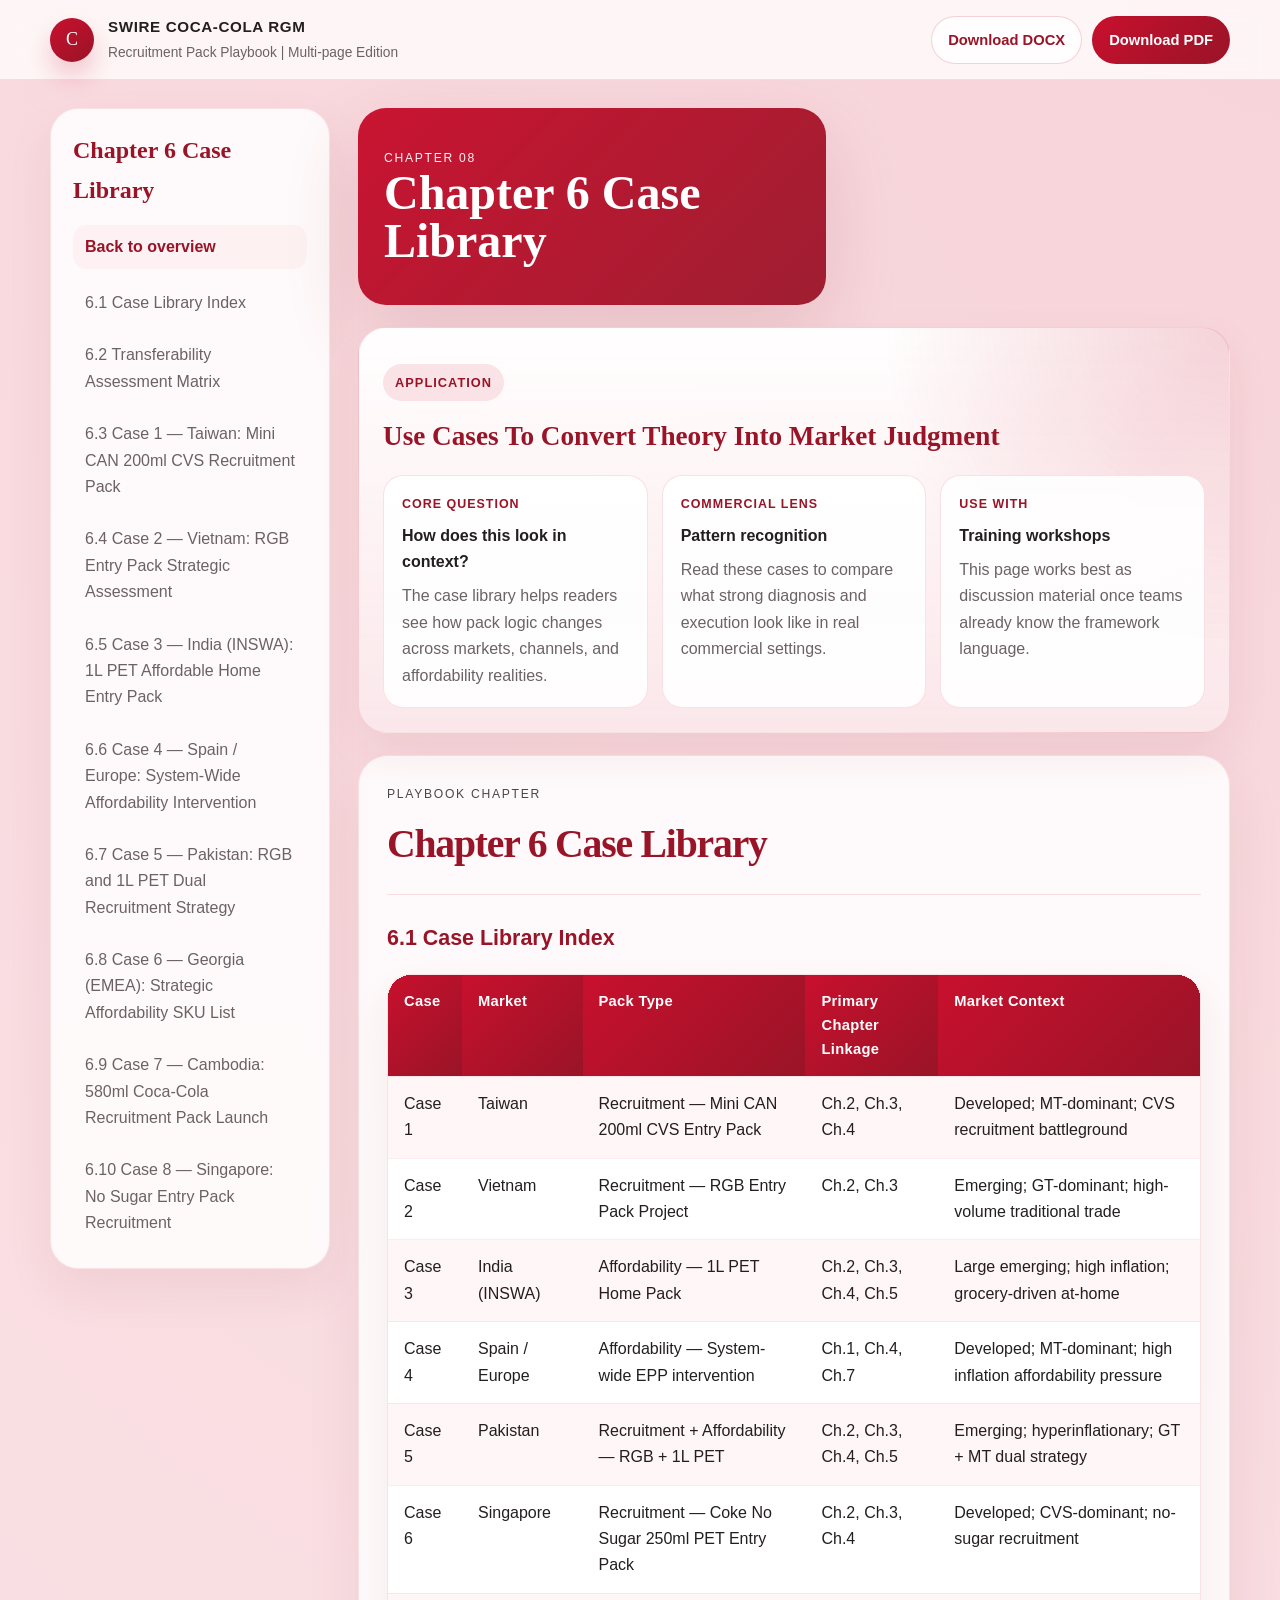
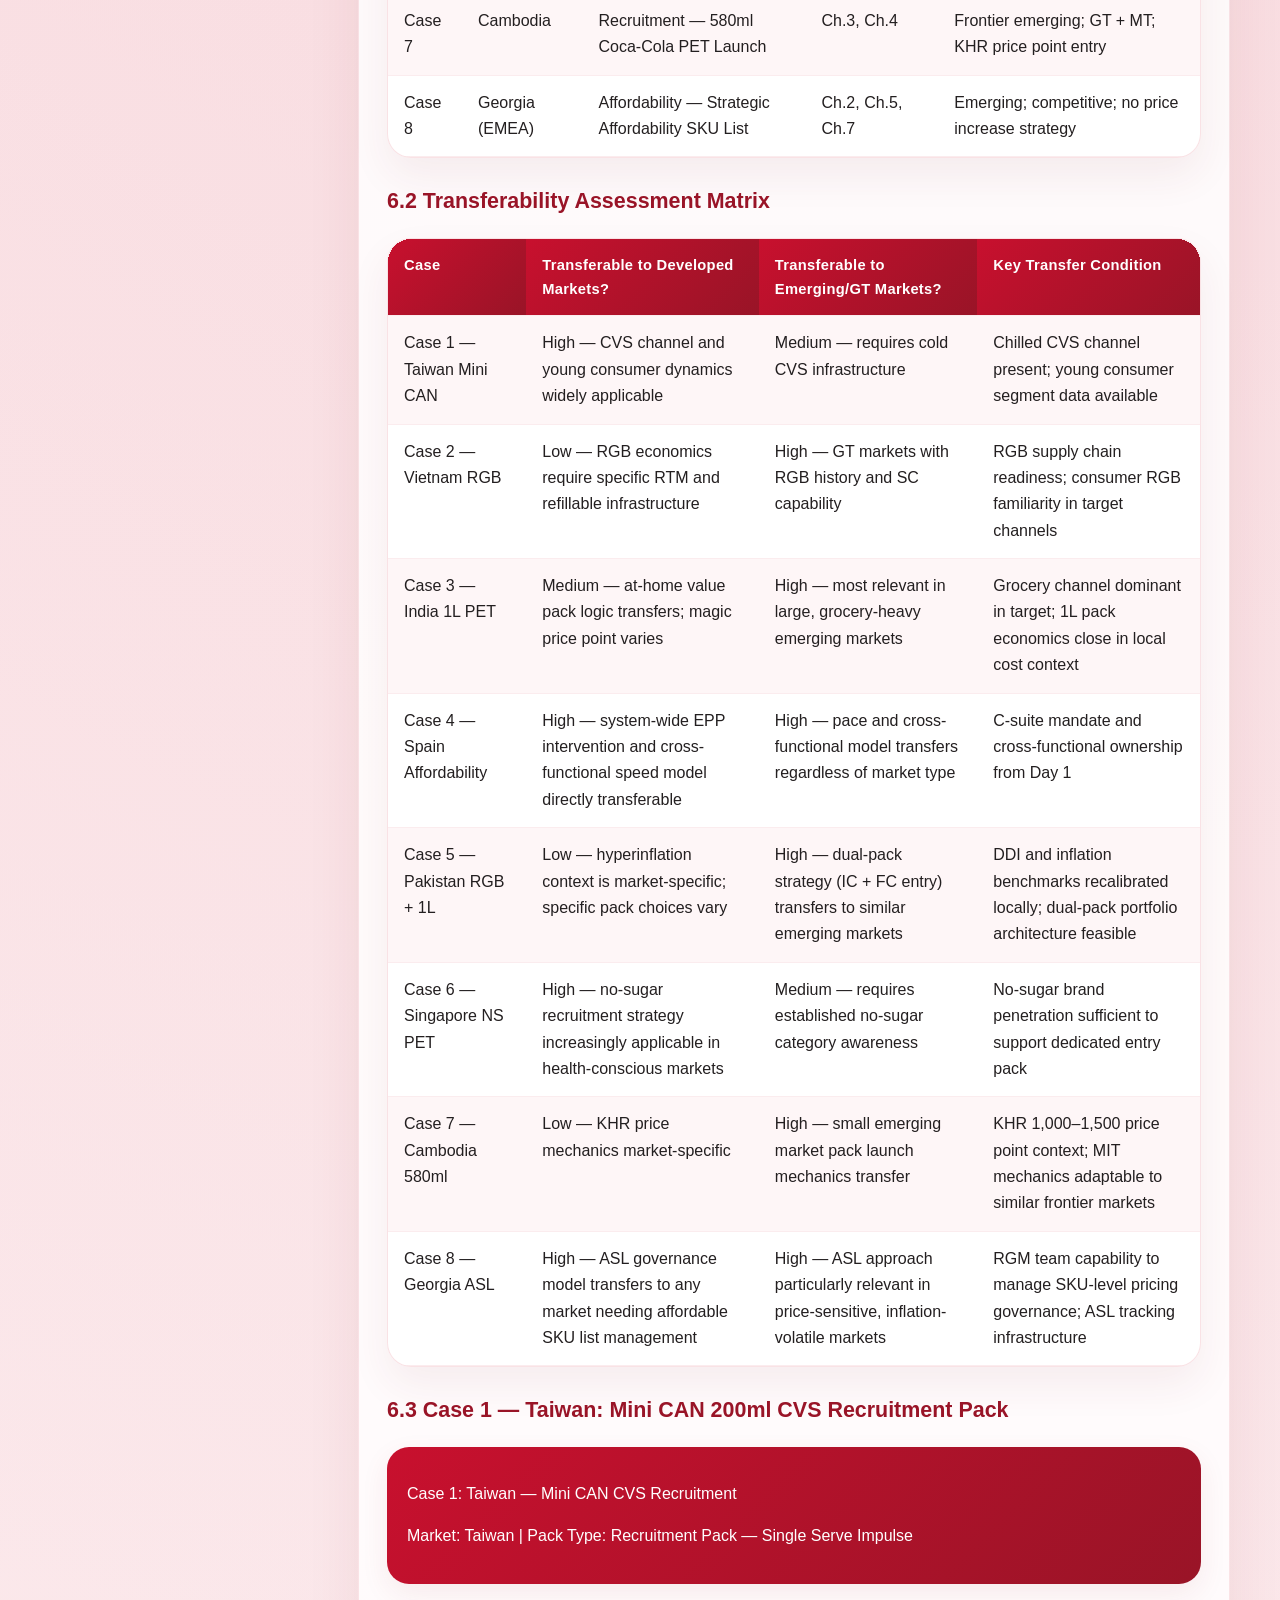
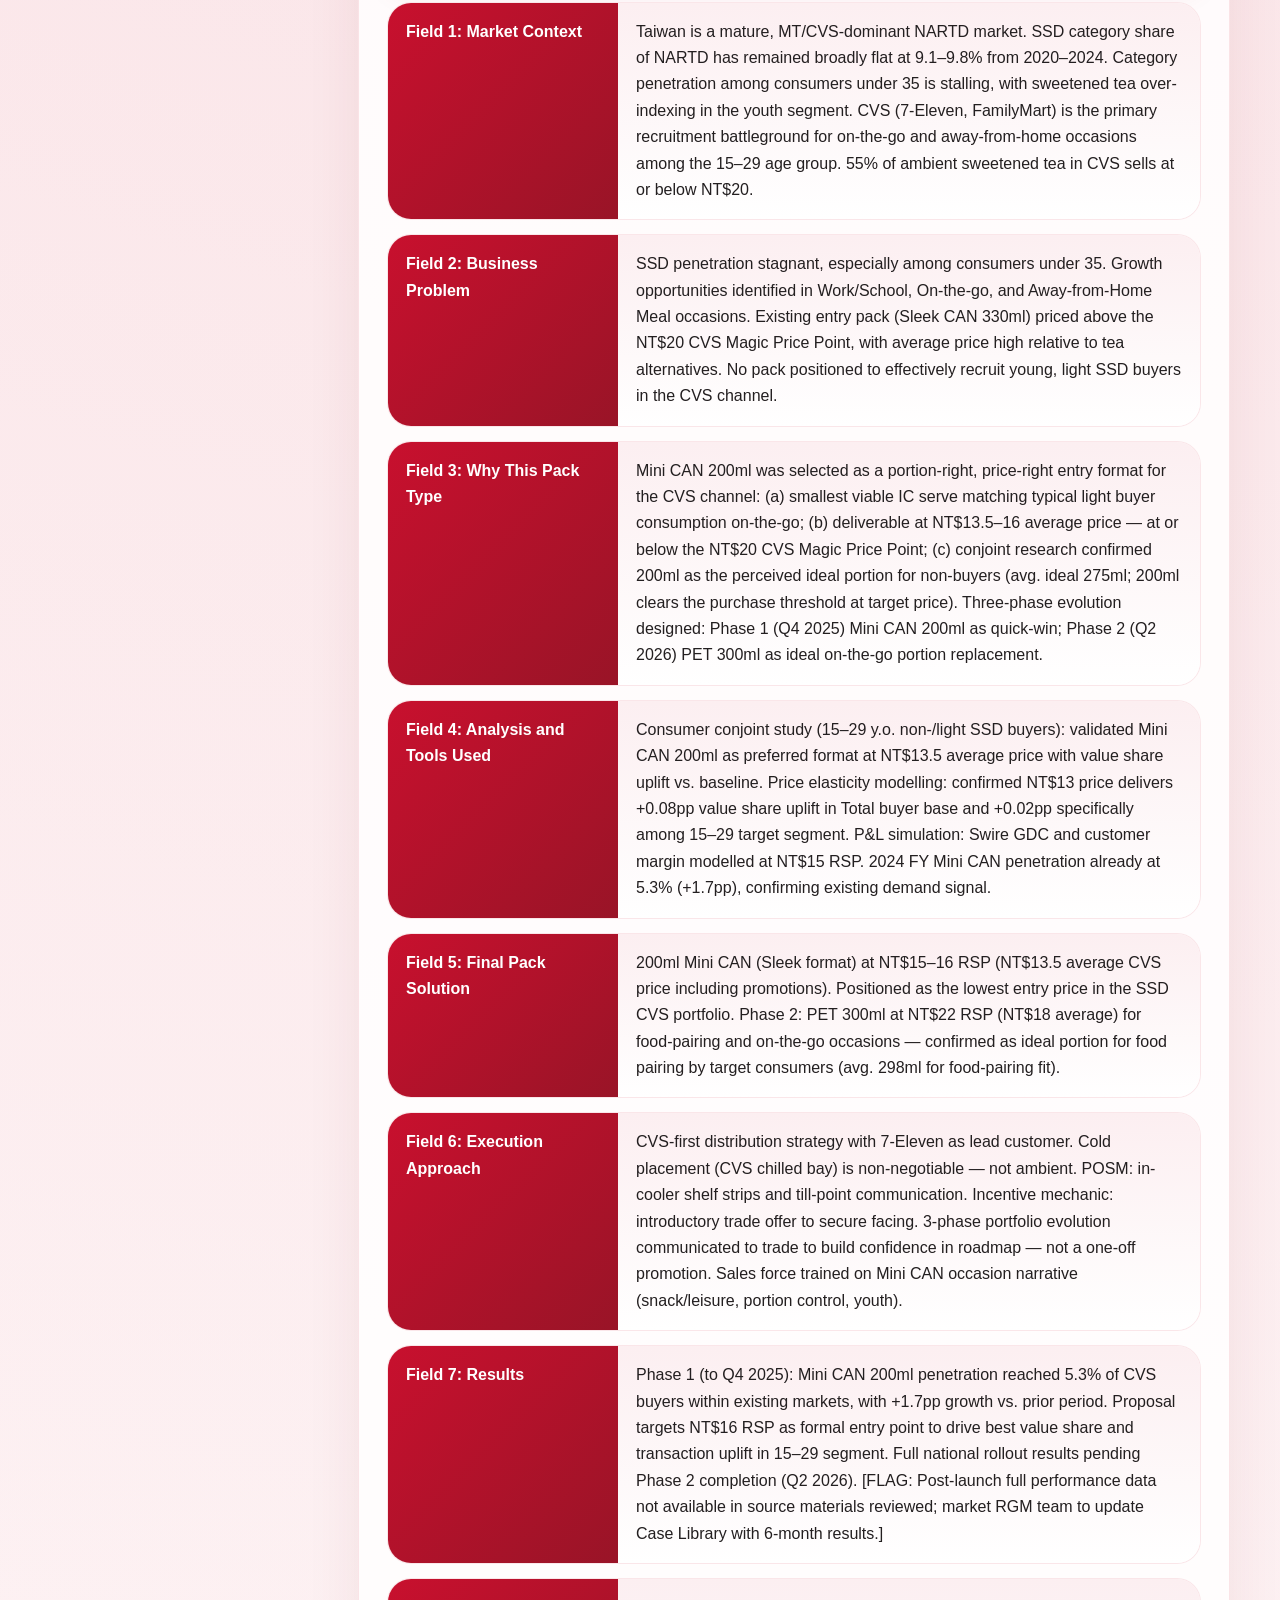
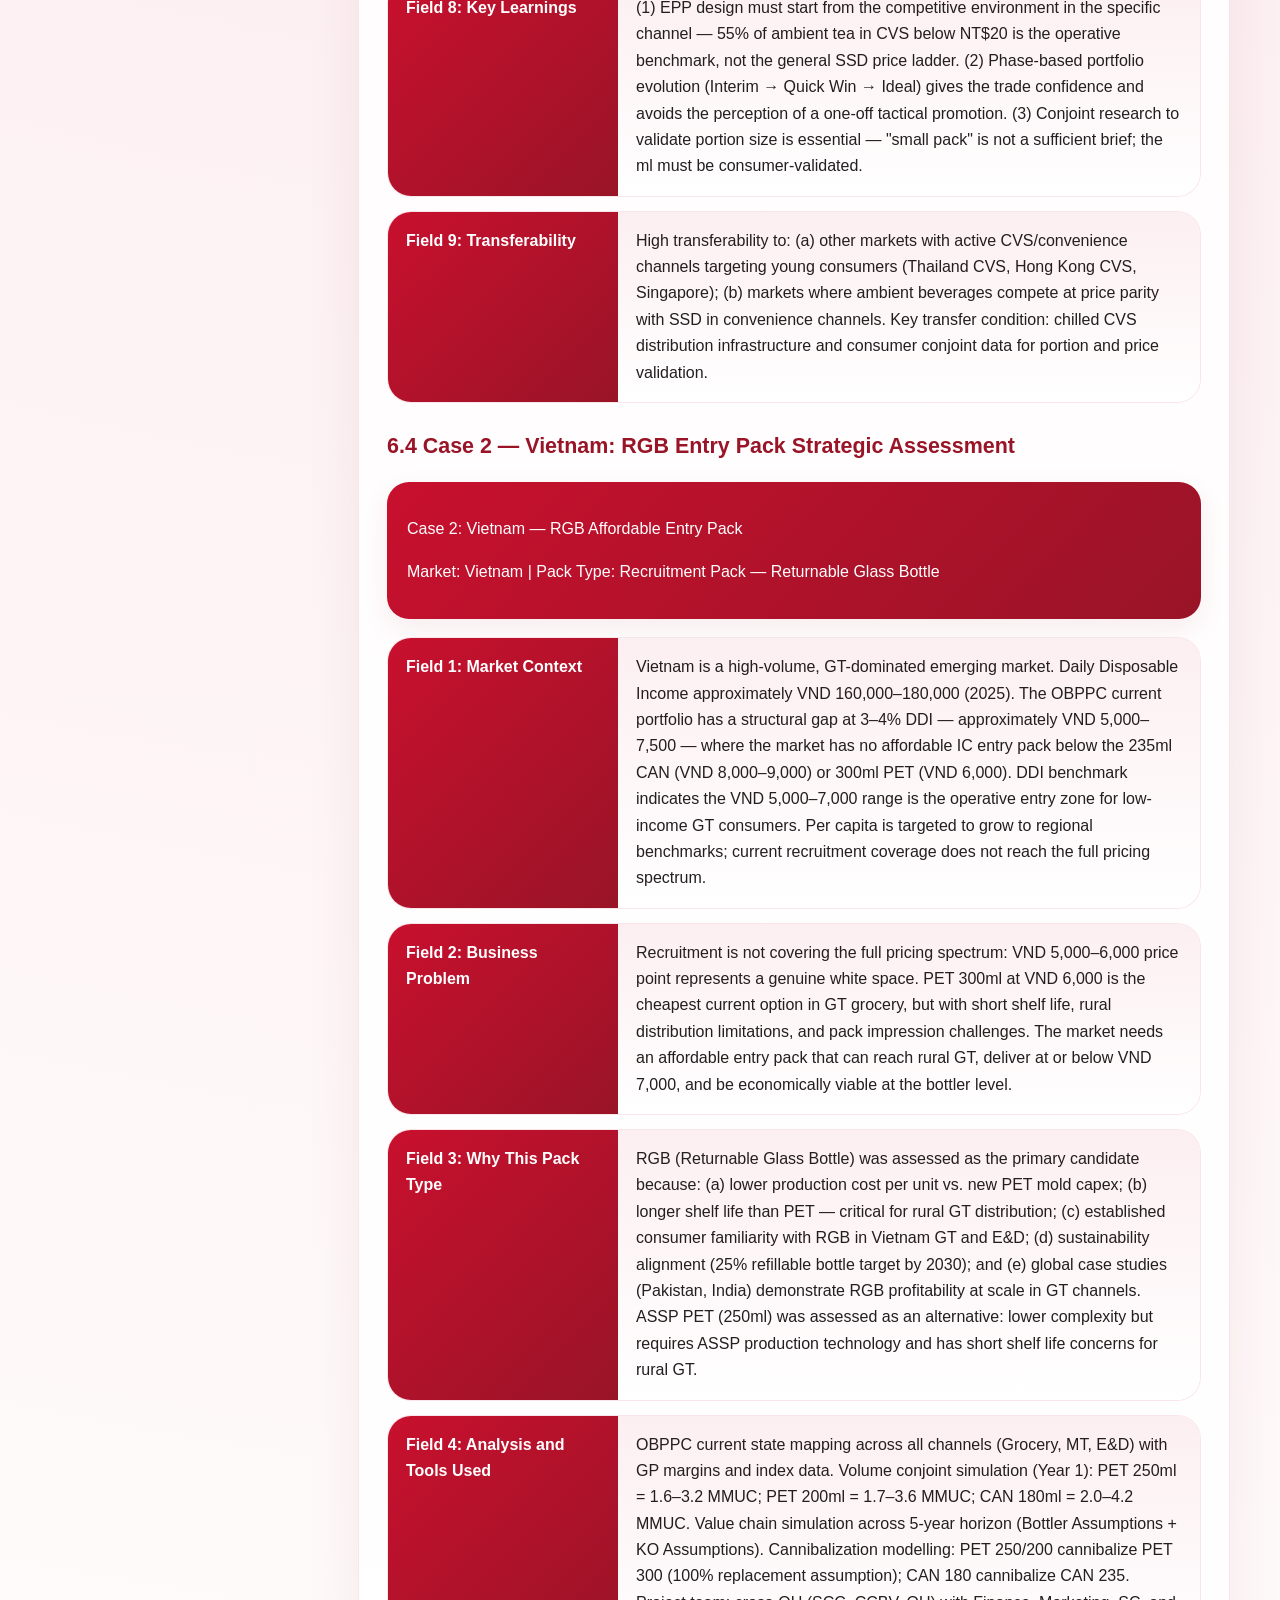
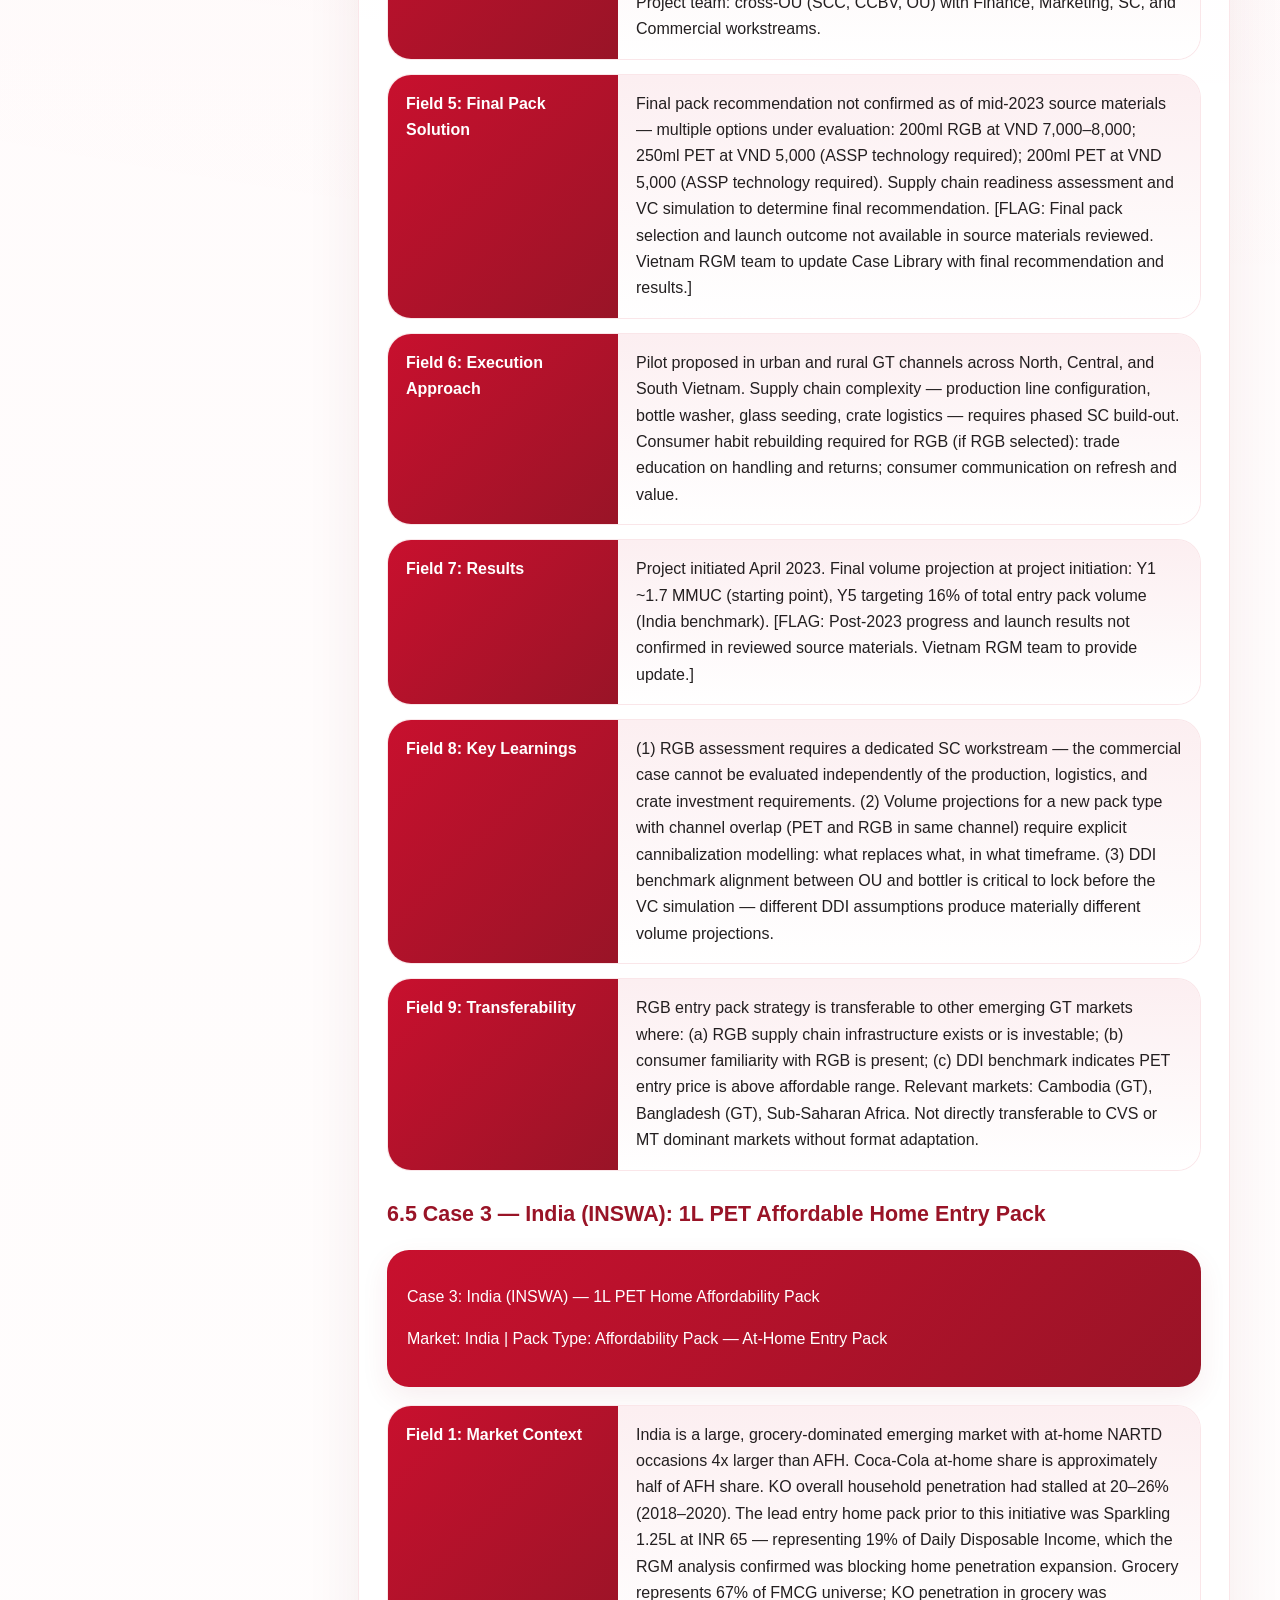
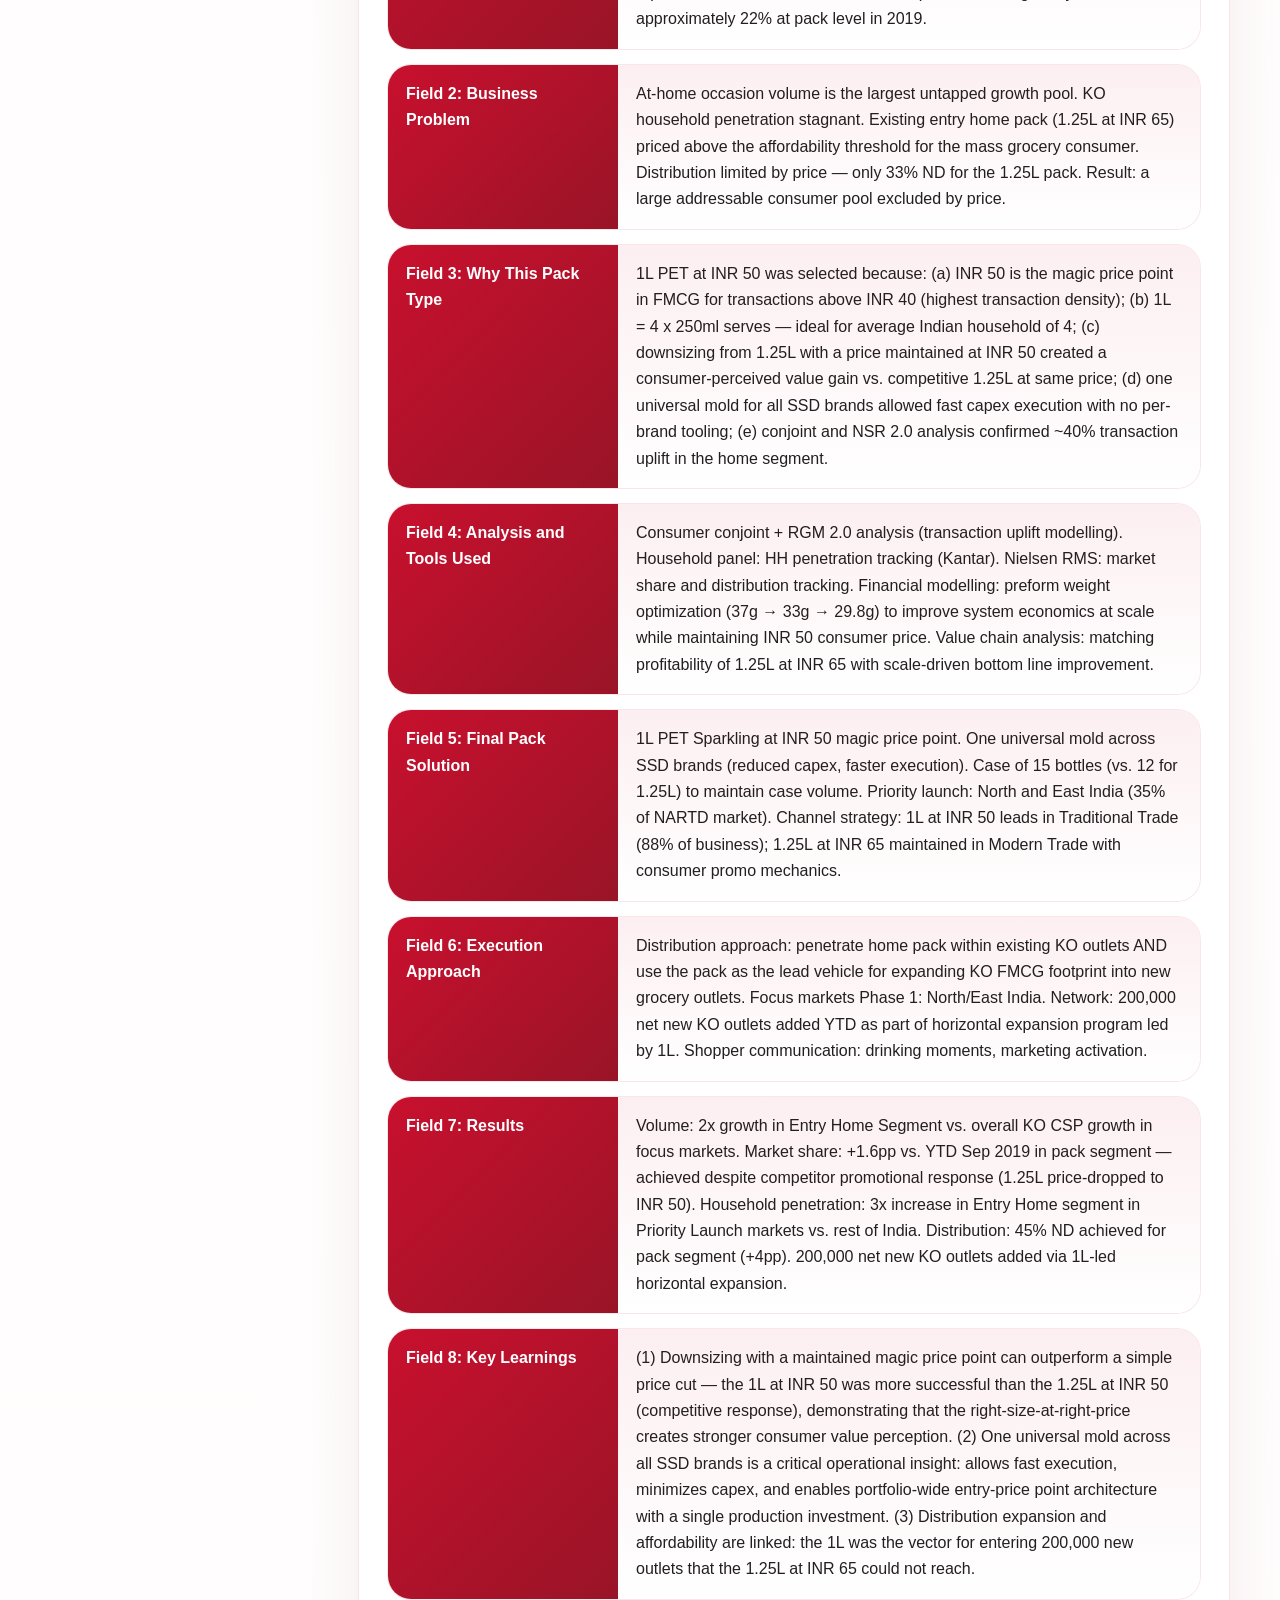
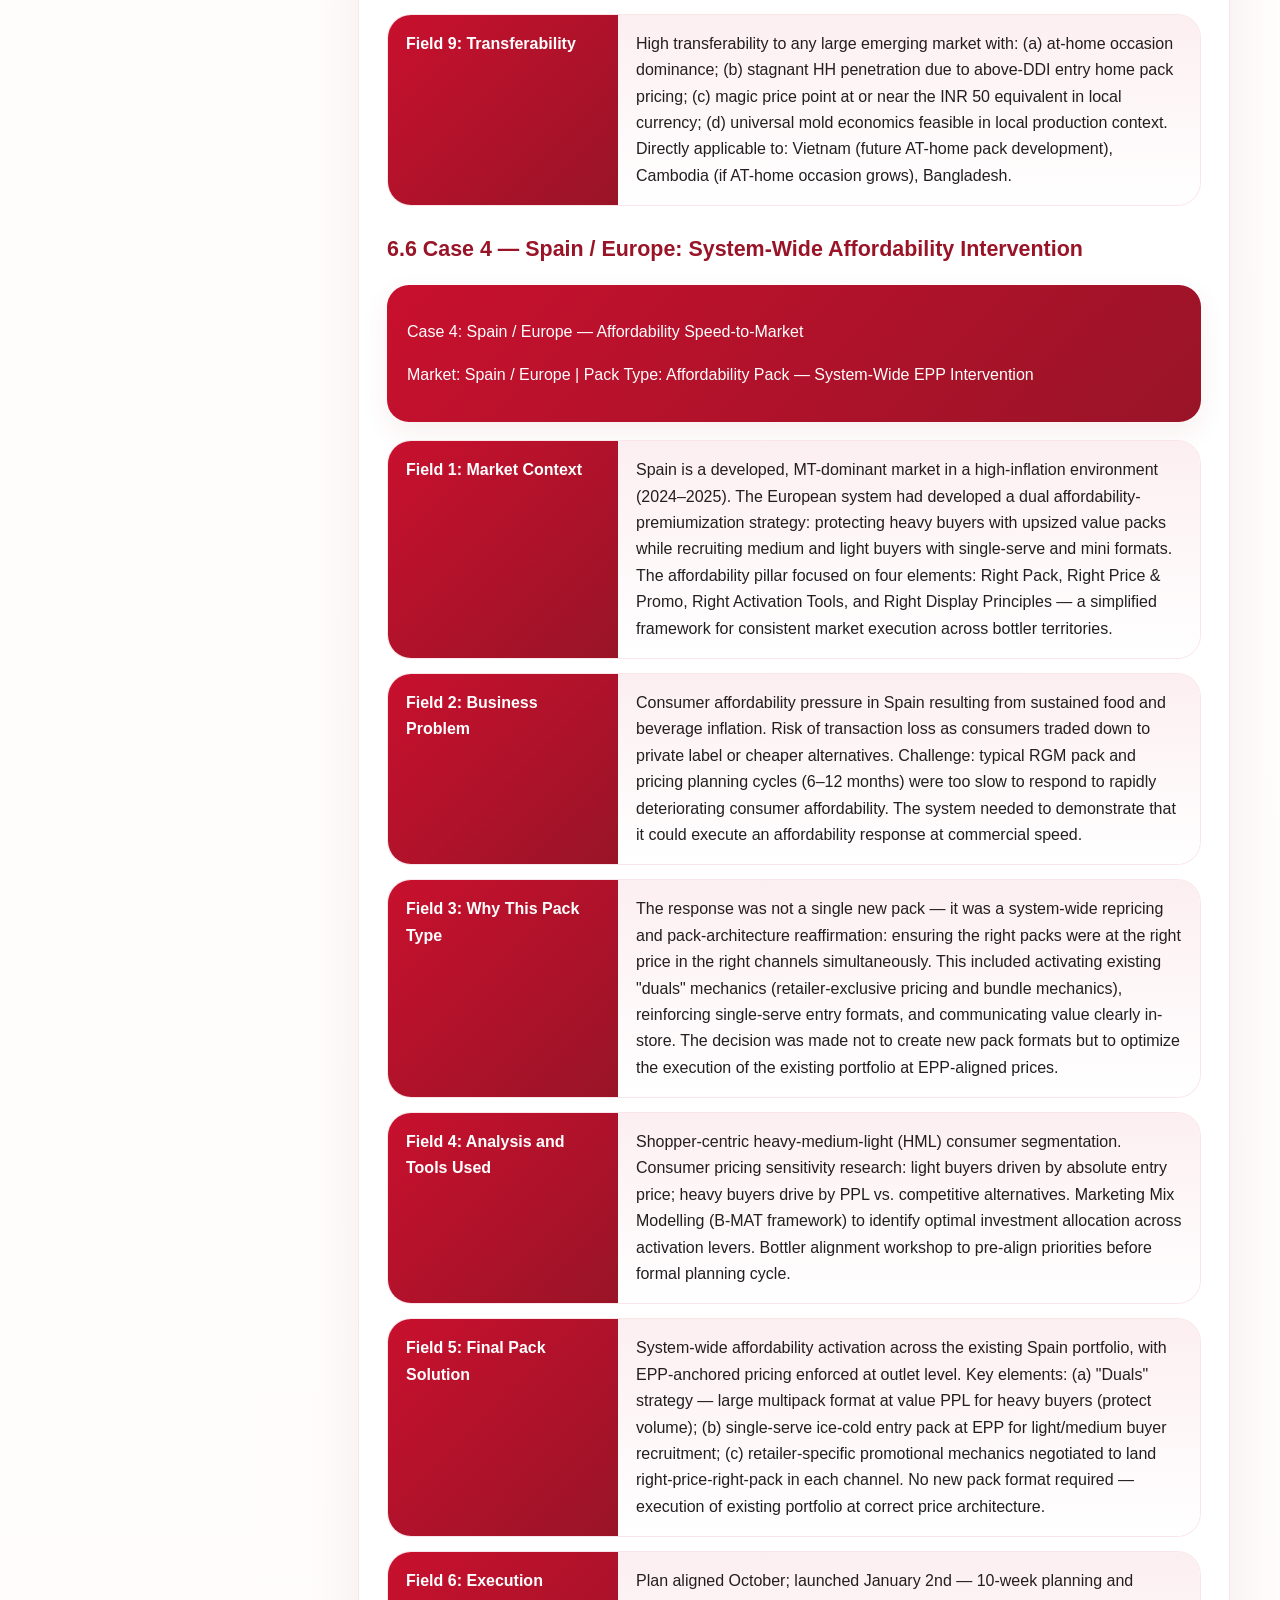
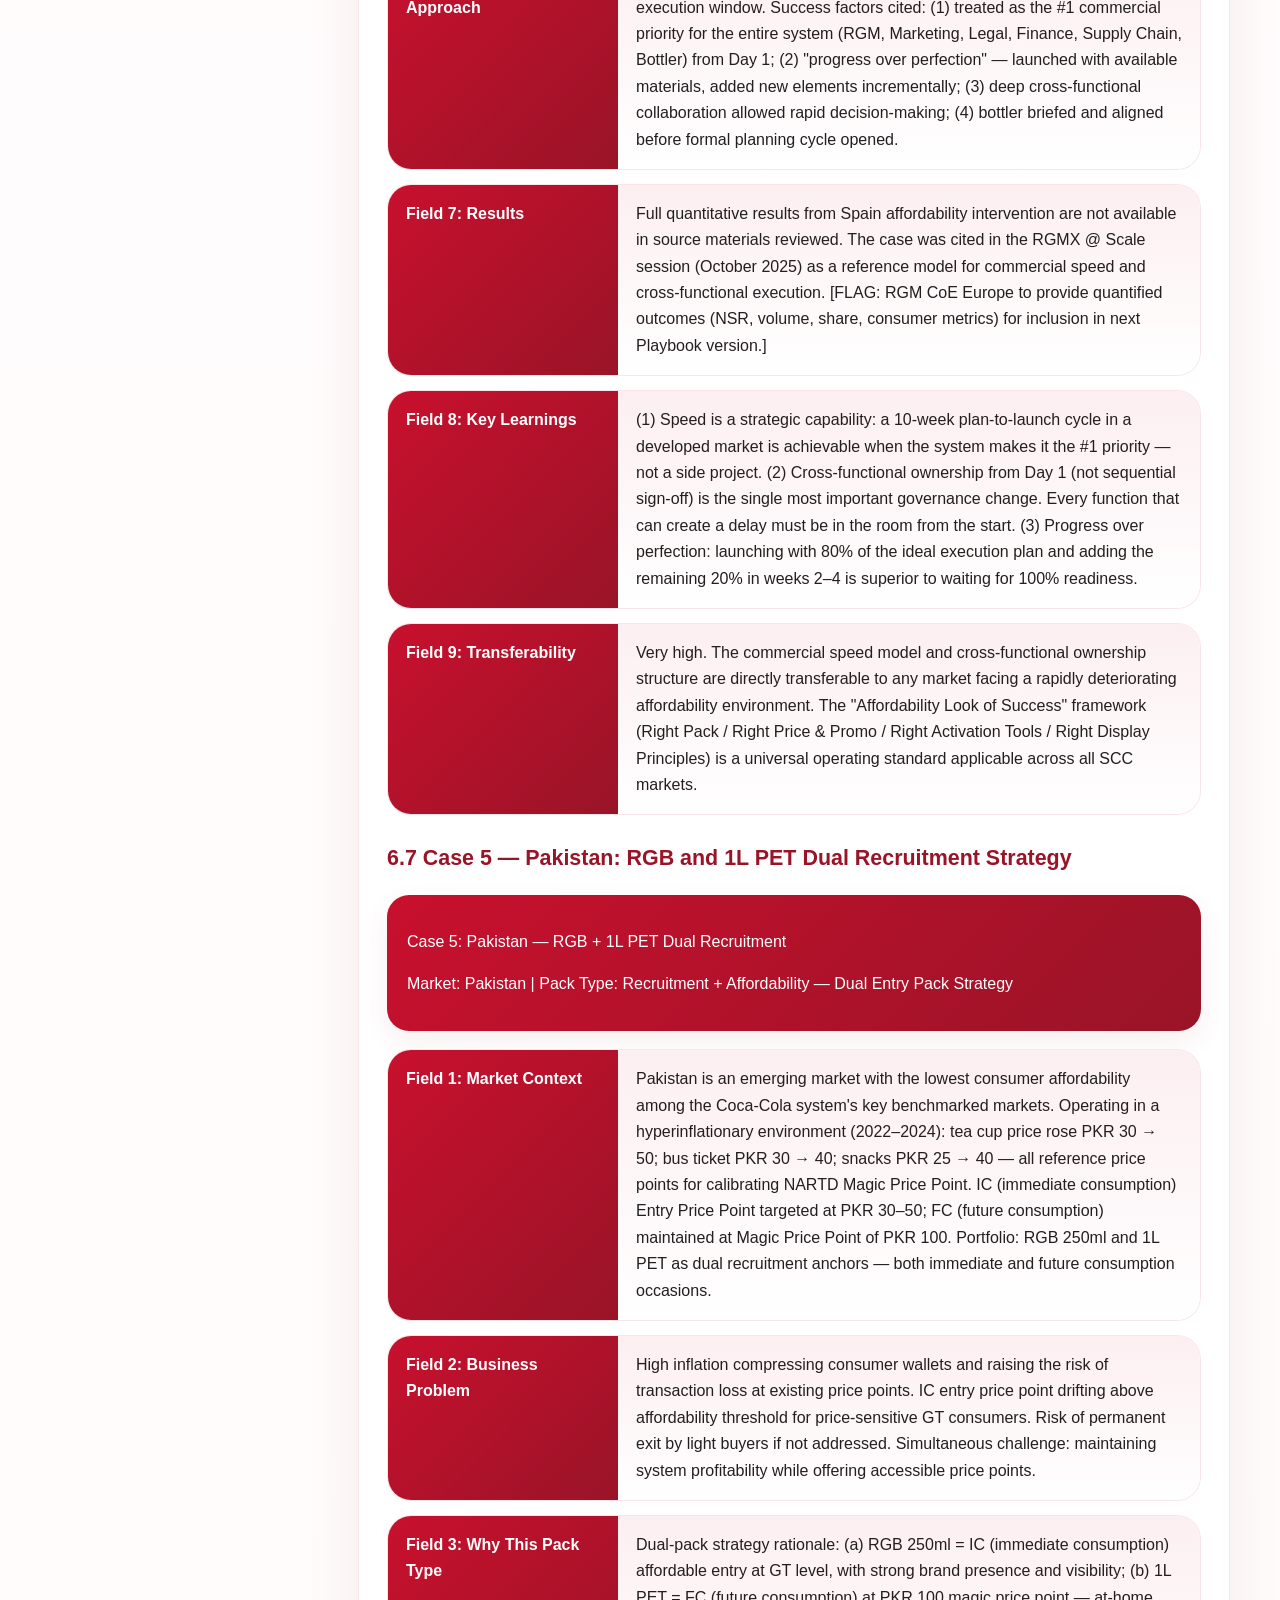
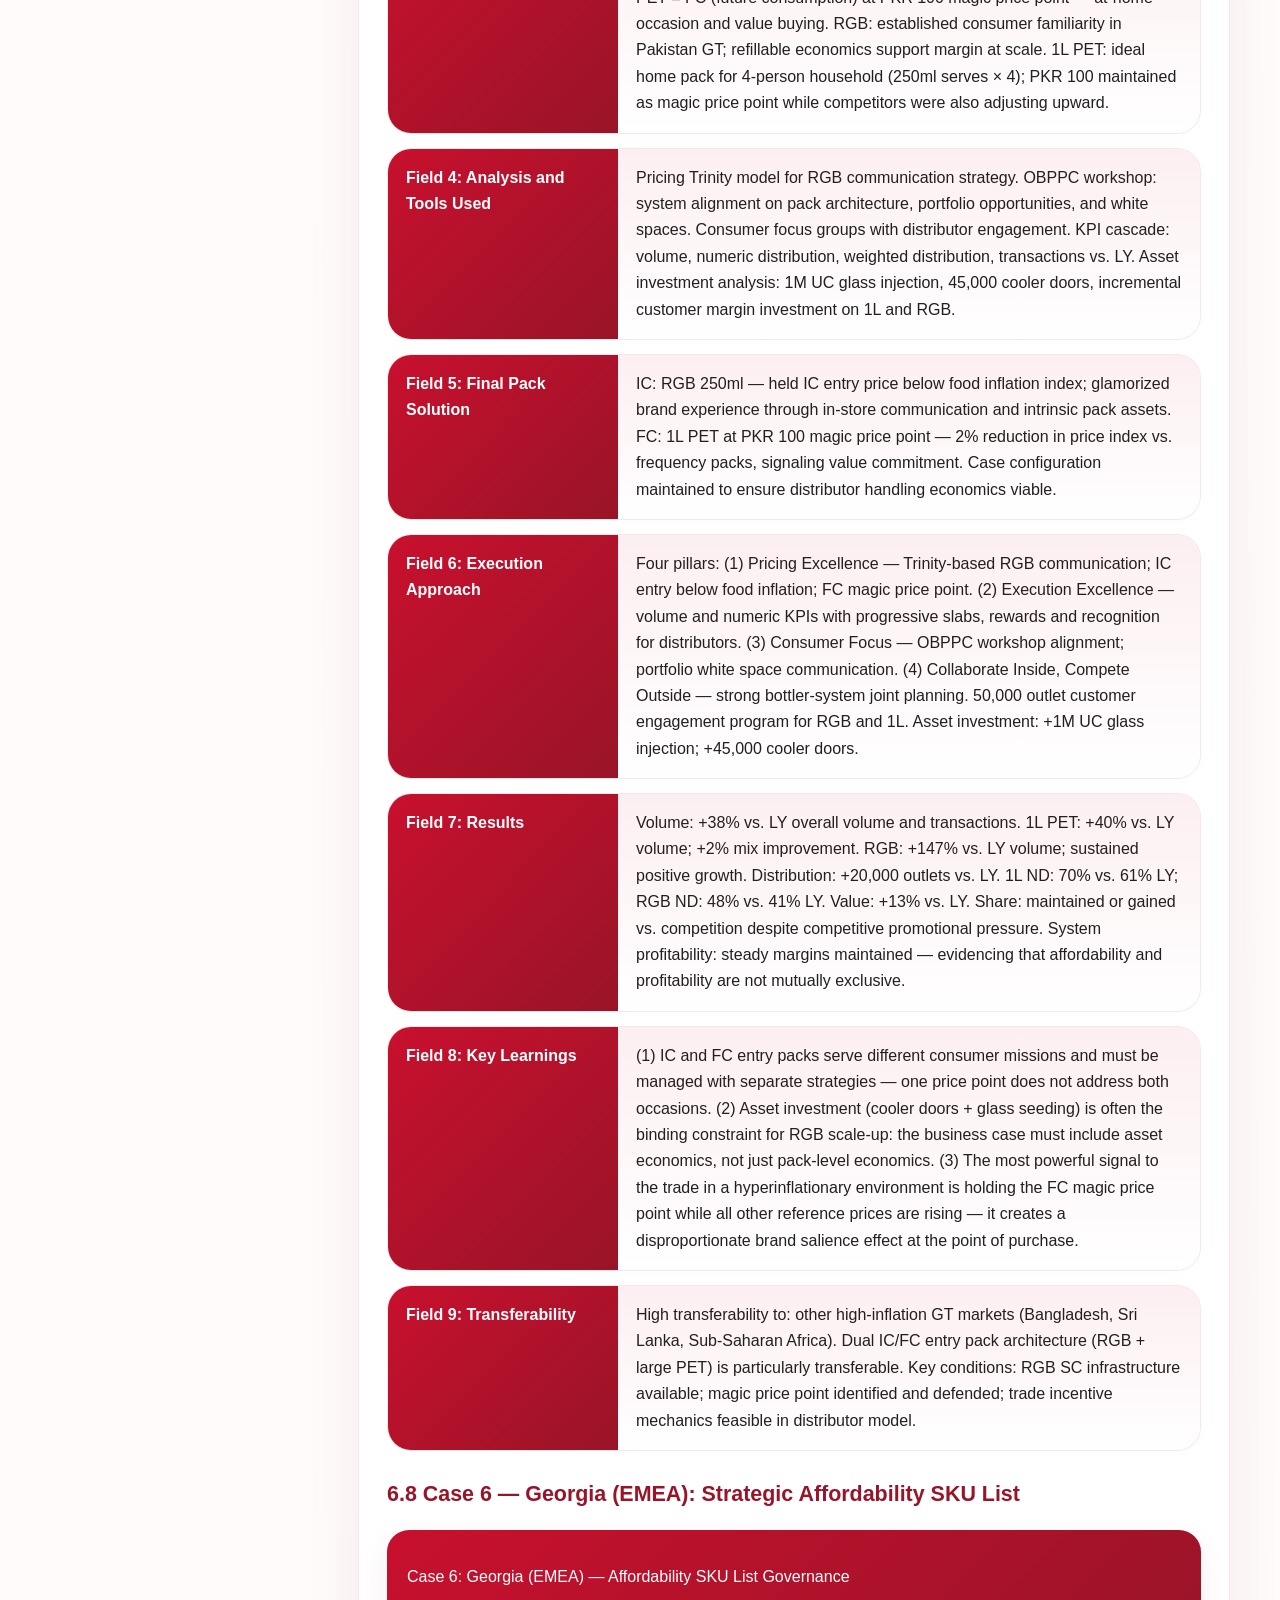
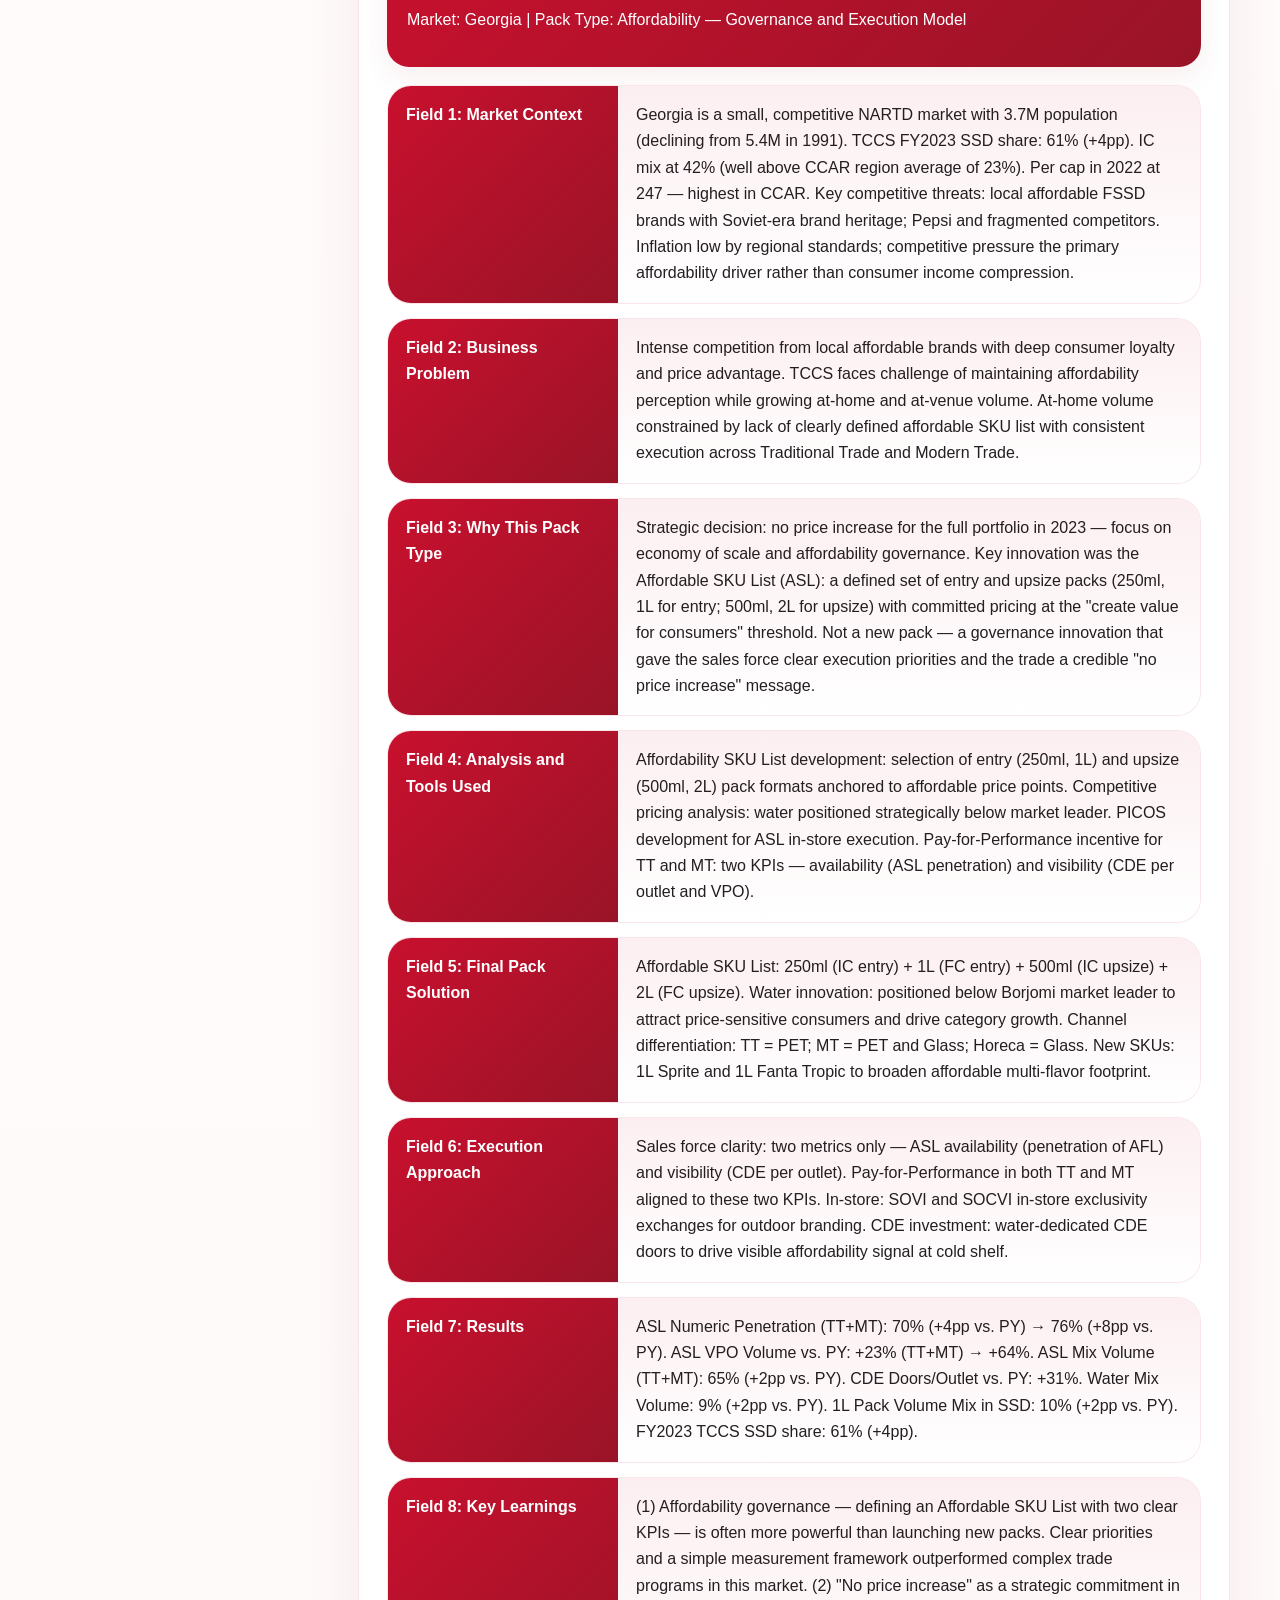
<file: chapters/chapter-6-case-library.html>
<!DOCTYPE html>
<html lang="en">
<head>
  <meta charset="utf-8" />
  <meta name="viewport" content="width=device-width, initial-scale=1" />
  <title>Chapter 6 Case Library | RGM Recruitment Pack Playbook | Web Edition</title>
  <link rel="stylesheet" href="../styles.css" />
</head>
<body>

  <header class="topbar">
    <div class="topbar-inner">
      <div class="brand-lockup">
        <div class="brand-pill">C</div>
        <div class="brand-copy">
          <strong>Swire Coca-Cola RGM</strong>
          <span>Recruitment Pack Playbook | Multi-page Edition</span>
        </div>
      </div>
      <div class="topbar-actions">
        <a class="action-btn action-secondary" href="../assets/downloads/rgm-playbook-coke-red.docx" download>Download DOCX</a>
        <a class="action-btn action-primary" href="../assets/downloads/rgm-playbook-coke-red.pdf" download>Download PDF</a>
      </div>
    </div>
  </header>

  <div class="site-shell">
    <div class="chapter-shell">
      <aside class="chapter-sidebar reveal">
        <h2>Chapter 6 Case Library</h2>
        <p class="body-copy"></p>
        <a class="side-link" href="../index.html">Back to overview</a>
        <div class="section-list">
          <a href="#6-1-case-library-index">6.1 Case Library Index</a><a href="#6-2-transferability-assessment-matrix">6.2 Transferability Assessment Matrix</a><a href="#6-3-case-1-taiwan-mini-can-200ml-cvs-recruitment-pack">6.3 Case 1 — Taiwan: Mini CAN 200ml CVS Recruitment Pack</a><a href="#6-4-case-2-vietnam-rgb-entry-pack-strategic-assessment">6.4 Case 2 — Vietnam: RGB Entry Pack Strategic Assessment</a><a href="#6-5-case-3-india-inswa-1l-pet-affordable-home-entry-pack">6.5 Case 3 — India (INSWA): 1L PET Affordable Home Entry Pack</a><a href="#6-6-case-4-spain-europe-system-wide-affordability-intervention">6.6 Case 4 — Spain / Europe: System-Wide Affordability Intervention</a><a href="#6-7-case-5-pakistan-rgb-and-1l-pet-dual-recruitment-strategy">6.7 Case 5 — Pakistan: RGB and 1L PET Dual Recruitment Strategy</a><a href="#6-8-case-6-georgia-emea-strategic-affordability-sku-list">6.8 Case 6 — Georgia (EMEA): Strategic Affordability SKU List</a><a href="#6-9-case-7-cambodia-580ml-coca-cola-recruitment-pack-launch">6.9 Case 7 — Cambodia: 580ml Coca-Cola Recruitment Pack Launch</a><a href="#6-10-case-8-singapore-no-sugar-entry-pack-recruitment">6.10 Case 8 — Singapore: No Sugar Entry Pack Recruitment</a>
        </div>
      </aside>

      <main class="chapter-article">
        <div class="chapter-hero">
          <section class="chapter-summary reveal">
            <p class="eyebrow">Chapter 08</p>
            <h1>Chapter 6 Case Library</h1>
            <p></p>
          </section>
          
        </div>

        <section class="chapter visible searchable-scope" id="chapter-6-case-library">
          <div class="chapter-head"><p class="eyebrow">Playbook Chapter</p><h2>Chapter 6 Case Library</h2></div><h3 id="6-1-case-library-index" class="section-title">6.1 Case Library Index</h3><div class="table-shell"><table class="data-table"><tr><th><p>Case</p></th><th><p>Market</p></th><th><p>Pack Type</p></th><th><p>Primary Chapter Linkage</p></th><th><p>Market Context</p></th></tr><tr><td><p>Case 1</p></td><td><p>Taiwan</p></td><td><p>Recruitment — Mini CAN 200ml CVS Entry Pack</p></td><td><p>Ch.2, Ch.3, Ch.4</p></td><td><p>Developed; MT-dominant; CVS recruitment battleground</p></td></tr><tr><td><p>Case 2</p></td><td><p>Vietnam</p></td><td><p>Recruitment — RGB Entry Pack Project</p></td><td><p>Ch.2, Ch.3</p></td><td><p>Emerging; GT-dominant; high-volume traditional trade</p></td></tr><tr><td><p>Case 3</p></td><td><p>India (INSWA)</p></td><td><p>Affordability — 1L PET Home Pack</p></td><td><p>Ch.2, Ch.3, Ch.4, Ch.5</p></td><td><p>Large emerging; high inflation; grocery-driven at-home</p></td></tr><tr><td><p>Case 4</p></td><td><p>Spain / Europe</p></td><td><p>Affordability — System-wide EPP intervention</p></td><td><p>Ch.1, Ch.4, Ch.7</p></td><td><p>Developed; MT-dominant; high inflation affordability pressure</p></td></tr><tr><td><p>Case 5</p></td><td><p>Pakistan</p></td><td><p>Recruitment + Affordability — RGB + 1L PET</p></td><td><p>Ch.2, Ch.3, Ch.4, Ch.5</p></td><td><p>Emerging; hyperinflationary; GT + MT dual strategy</p></td></tr><tr><td><p>Case 6</p></td><td><p>Singapore</p></td><td><p>Recruitment — Coke No Sugar 250ml PET Entry Pack</p></td><td><p>Ch.2, Ch.3, Ch.4</p></td><td><p>Developed; CVS-dominant; no-sugar recruitment</p></td></tr><tr><td><p>Case 7</p></td><td><p>Cambodia</p></td><td><p>Recruitment — 580ml Coca-Cola PET Launch</p></td><td><p>Ch.3, Ch.4</p></td><td><p>Frontier emerging; GT + MT; KHR price point entry</p></td></tr><tr><td><p>Case 8</p></td><td><p>Georgia (EMEA)</p></td><td><p>Affordability — Strategic Affordability SKU List</p></td><td><p>Ch.2, Ch.5, Ch.7</p></td><td><p>Emerging; competitive; no price increase strategy</p></td></tr></table></div><h3 id="6-2-transferability-assessment-matrix" class="section-title">6.2 Transferability Assessment Matrix</h3><div class="table-shell"><table class="data-table"><tr><th><p>Case</p></th><th><p>Transferable to Developed Markets?</p></th><th><p>Transferable to Emerging/GT Markets?</p></th><th><p>Key Transfer Condition</p></th></tr><tr><td><p>Case 1 — Taiwan Mini CAN</p></td><td><p>High — CVS channel and young consumer dynamics widely applicable</p></td><td><p>Medium — requires cold CVS infrastructure</p></td><td><p>Chilled CVS channel present; young consumer segment data available</p></td></tr><tr><td><p>Case 2 — Vietnam RGB</p></td><td><p>Low — RGB economics require specific RTM and refillable infrastructure</p></td><td><p>High — GT markets with RGB history and SC capability</p></td><td><p>RGB supply chain readiness; consumer RGB familiarity in target channels</p></td></tr><tr><td><p>Case 3 — India 1L PET</p></td><td><p>Medium — at-home value pack logic transfers; magic price point varies</p></td><td><p>High — most relevant in large, grocery-heavy emerging markets</p></td><td><p>Grocery channel dominant in target; 1L pack economics close in local cost context</p></td></tr><tr><td><p>Case 4 — Spain Affordability</p></td><td><p>High — system-wide EPP intervention and cross-functional speed model directly transferable</p></td><td><p>High — pace and cross-functional model transfers regardless of market type</p></td><td><p>C-suite mandate and cross-functional ownership from Day 1</p></td></tr><tr><td><p>Case 5 — Pakistan RGB + 1L</p></td><td><p>Low — hyperinflation context is market-specific; specific pack choices vary</p></td><td><p>High — dual-pack strategy (IC + FC entry) transfers to similar emerging markets</p></td><td><p>DDI and inflation benchmarks recalibrated locally; dual-pack portfolio architecture feasible</p></td></tr><tr><td><p>Case 6 — Singapore NS PET</p></td><td><p>High — no-sugar recruitment strategy increasingly applicable in health-conscious markets</p></td><td><p>Medium — requires established no-sugar category awareness</p></td><td><p>No-sugar brand penetration sufficient to support dedicated entry pack</p></td></tr><tr><td><p>Case 7 — Cambodia 580ml</p></td><td><p>Low — KHR price mechanics market-specific</p></td><td><p>High — small emerging market pack launch mechanics transfer</p></td><td><p>KHR 1,000–1,500 price point context; MIT mechanics adaptable to similar frontier markets</p></td></tr><tr><td><p>Case 8 — Georgia ASL</p></td><td><p>High — ASL governance model transfers to any market needing affordable SKU list management</p></td><td><p>High — ASL approach particularly relevant in price-sensitive, inflation-volatile markets</p></td><td><p>RGM team capability to manage SKU-level pricing governance; ASL tracking infrastructure</p></td></tr></table></div><h3 id="6-3-case-1-taiwan-mini-can-200ml-cvs-recruitment-pack" class="section-title">6.3 Case 1 — Taiwan: Mini CAN 200ml CVS Recruitment Pack</h3><div class="note-card case-banner"><p>Case 1: Taiwan — Mini CAN CVS Recruitment</p><p>Market: Taiwan | Pack Type: Recruitment Pack — Single Serve Impulse</p></div><article class="field-card"><div class="field-label"><p>Field 1: Market Context</p></div><div class="field-value"><p>Taiwan is a mature, MT/CVS-dominant NARTD market. SSD category share of NARTD has remained broadly flat at 9.1–9.8% from 2020–2024. Category penetration among consumers under 35 is stalling, with sweetened tea over-indexing in the youth segment. CVS (7-Eleven, FamilyMart) is the primary recruitment battleground for on-the-go and away-from-home occasions among the 15–29 age group. 55% of ambient sweetened tea in CVS sells at or below NT$20.</p></div></article><article class="field-card"><div class="field-label"><p>Field 2: Business Problem</p></div><div class="field-value"><p>SSD penetration stagnant, especially among consumers under 35. Growth opportunities identified in Work/School, On-the-go, and Away-from-Home Meal occasions. Existing entry pack (Sleek CAN 330ml) priced above the NT$20 CVS Magic Price Point, with average price high relative to tea alternatives. No pack positioned to effectively recruit young, light SSD buyers in the CVS channel.</p></div></article><article class="field-card"><div class="field-label"><p>Field 3: Why This Pack Type</p></div><div class="field-value"><p>Mini CAN 200ml was selected as a portion-right, price-right entry format for the CVS channel: (a) smallest viable IC serve matching typical light buyer consumption on-the-go; (b) deliverable at NT$13.5–16 average price — at or below the NT$20 CVS Magic Price Point; (c) conjoint research confirmed 200ml as the perceived ideal portion for non-buyers (avg. ideal 275ml; 200ml clears the purchase threshold at target price). Three-phase evolution designed: Phase 1 (Q4 2025) Mini CAN 200ml as quick-win; Phase 2 (Q2 2026) PET 300ml as ideal on-the-go portion replacement.</p></div></article><article class="field-card"><div class="field-label"><p>Field 4: Analysis and Tools Used</p></div><div class="field-value"><p>Consumer conjoint study (15–29 y.o. non-/light SSD buyers): validated Mini CAN 200ml as preferred format at NT$13.5 average price with value share uplift vs. baseline. Price elasticity modelling: confirmed NT$13 price delivers +0.08pp value share uplift in Total buyer base and +0.02pp specifically among 15–29 target segment. P&amp;L simulation: Swire GDC and customer margin modelled at NT$15 RSP. 2024 FY Mini CAN penetration already at 5.3% (+1.7pp), confirming existing demand signal.</p></div></article><article class="field-card"><div class="field-label"><p>Field 5: Final Pack Solution</p></div><div class="field-value"><p>200ml Mini CAN (Sleek format) at NT$15–16 RSP (NT$13.5 average CVS price including promotions). Positioned as the lowest entry price in the SSD CVS portfolio. Phase 2: PET 300ml at NT$22 RSP (NT$18 average) for food-pairing and on-the-go occasions — confirmed as ideal portion for food pairing by target consumers (avg. 298ml for food-pairing fit).</p></div></article><article class="field-card"><div class="field-label"><p>Field 6: Execution Approach</p></div><div class="field-value"><p>CVS-first distribution strategy with 7-Eleven as lead customer. Cold placement (CVS chilled bay) is non-negotiable — not ambient. POSM: in-cooler shelf strips and till-point communication. Incentive mechanic: introductory trade offer to secure facing. 3-phase portfolio evolution communicated to trade to build confidence in roadmap — not a one-off promotion. Sales force trained on Mini CAN occasion narrative (snack/leisure, portion control, youth).</p></div></article><article class="field-card"><div class="field-label"><p>Field 7: Results</p></div><div class="field-value"><p>Phase 1 (to Q4 2025): Mini CAN 200ml penetration reached 5.3% of CVS buyers within existing markets, with +1.7pp growth vs. prior period. Proposal targets NT$16 RSP as formal entry point to drive best value share and transaction uplift in 15–29 segment. Full national rollout results pending Phase 2 completion (Q2 2026). [FLAG: Post-launch full performance data not available in source materials reviewed; market RGM team to update Case Library with 6-month results.]</p></div></article><article class="field-card"><div class="field-label"><p>Field 8: Key Learnings</p></div><div class="field-value"><p>(1) EPP design must start from the competitive environment in the specific channel — 55% of ambient tea in CVS below NT$20 is the operative benchmark, not the general SSD price ladder. (2) Phase-based portfolio evolution (Interim → Quick Win → Ideal) gives the trade confidence and avoids the perception of a one-off tactical promotion. (3) Conjoint research to validate portion size is essential — &quot;small pack&quot; is not a sufficient brief; the ml must be consumer-validated.</p></div></article><article class="field-card"><div class="field-label"><p>Field 9: Transferability</p></div><div class="field-value"><p>High transferability to: (a) other markets with active CVS/convenience channels targeting young consumers (Thailand CVS, Hong Kong CVS, Singapore); (b) markets where ambient beverages compete at price parity with SSD in convenience channels. Key transfer condition: chilled CVS distribution infrastructure and consumer conjoint data for portion and price validation.</p></div></article><h3 id="6-4-case-2-vietnam-rgb-entry-pack-strategic-assessment" class="section-title">6.4 Case 2 — Vietnam: RGB Entry Pack Strategic Assessment</h3><div class="note-card case-banner"><p>Case 2: Vietnam — RGB Affordable Entry Pack</p><p>Market: Vietnam | Pack Type: Recruitment Pack — Returnable Glass Bottle</p></div><article class="field-card"><div class="field-label"><p>Field 1: Market Context</p></div><div class="field-value"><p>Vietnam is a high-volume, GT-dominated emerging market. Daily Disposable Income approximately VND 160,000–180,000 (2025). The OBPPC current portfolio has a structural gap at 3–4% DDI — approximately VND 5,000–7,500 — where the market has no affordable IC entry pack below the 235ml CAN (VND 8,000–9,000) or 300ml PET (VND 6,000). DDI benchmark indicates the VND 5,000–7,000 range is the operative entry zone for low-income GT consumers. Per capita is targeted to grow to regional benchmarks; current recruitment coverage does not reach the full pricing spectrum.</p></div></article><article class="field-card"><div class="field-label"><p>Field 2: Business Problem</p></div><div class="field-value"><p>Recruitment is not covering the full pricing spectrum: VND 5,000–6,000 price point represents a genuine white space. PET 300ml at VND 6,000 is the cheapest current option in GT grocery, but with short shelf life, rural distribution limitations, and pack impression challenges. The market needs an affordable entry pack that can reach rural GT, deliver at or below VND 7,000, and be economically viable at the bottler level.</p></div></article><article class="field-card"><div class="field-label"><p>Field 3: Why This Pack Type</p></div><div class="field-value"><p>RGB (Returnable Glass Bottle) was assessed as the primary candidate because: (a) lower production cost per unit vs. new PET mold capex; (b) longer shelf life than PET — critical for rural GT distribution; (c) established consumer familiarity with RGB in Vietnam GT and E&amp;D; (d) sustainability alignment (25% refillable bottle target by 2030); and (e) global case studies (Pakistan, India) demonstrate RGB profitability at scale in GT channels. ASSP PET (250ml) was assessed as an alternative: lower complexity but requires ASSP production technology and has short shelf life concerns for rural GT.</p></div></article><article class="field-card"><div class="field-label"><p>Field 4: Analysis and Tools Used</p></div><div class="field-value"><p>OBPPC current state mapping across all channels (Grocery, MT, E&amp;D) with GP margins and index data. Volume conjoint simulation (Year 1): PET 250ml = 1.6–3.2 MMUC; PET 200ml = 1.7–3.6 MMUC; CAN 180ml = 2.0–4.2 MMUC. Value chain simulation across 5-year horizon (Bottler Assumptions + KO Assumptions). Cannibalization modelling: PET 250/200 cannibalize PET 300 (100% replacement assumption); CAN 180 cannibalize CAN 235. Project team: cross-OU (SCC, CCBV, OU) with Finance, Marketing, SC, and Commercial workstreams.</p></div></article><article class="field-card"><div class="field-label"><p>Field 5: Final Pack Solution</p></div><div class="field-value"><p>Final pack recommendation not confirmed as of mid-2023 source materials — multiple options under evaluation: 200ml RGB at VND 7,000–8,000; 250ml PET at VND 5,000 (ASSP technology required); 200ml PET at VND 5,000 (ASSP technology required). Supply chain readiness assessment and VC simulation to determine final recommendation. [FLAG: Final pack selection and launch outcome not available in source materials reviewed. Vietnam RGM team to update Case Library with final recommendation and results.]</p></div></article><article class="field-card"><div class="field-label"><p>Field 6: Execution Approach</p></div><div class="field-value"><p>Pilot proposed in urban and rural GT channels across North, Central, and South Vietnam. Supply chain complexity — production line configuration, bottle washer, glass seeding, crate logistics — requires phased SC build-out. Consumer habit rebuilding required for RGB (if RGB selected): trade education on handling and returns; consumer communication on refresh and value.</p></div></article><article class="field-card"><div class="field-label"><p>Field 7: Results</p></div><div class="field-value"><p>Project initiated April 2023. Final volume projection at project initiation: Y1 ~1.7 MMUC (starting point), Y5 targeting 16% of total entry pack volume (India benchmark). [FLAG: Post-2023 progress and launch results not confirmed in reviewed source materials. Vietnam RGM team to provide update.]</p></div></article><article class="field-card"><div class="field-label"><p>Field 8: Key Learnings</p></div><div class="field-value"><p>(1) RGB assessment requires a dedicated SC workstream — the commercial case cannot be evaluated independently of the production, logistics, and crate investment requirements. (2) Volume projections for a new pack type with channel overlap (PET and RGB in same channel) require explicit cannibalization modelling: what replaces what, in what timeframe. (3) DDI benchmark alignment between OU and bottler is critical to lock before the VC simulation — different DDI assumptions produce materially different volume projections.</p></div></article><article class="field-card"><div class="field-label"><p>Field 9: Transferability</p></div><div class="field-value"><p>RGB entry pack strategy is transferable to other emerging GT markets where: (a) RGB supply chain infrastructure exists or is investable; (b) consumer familiarity with RGB is present; (c) DDI benchmark indicates PET entry price is above affordable range. Relevant markets: Cambodia (GT), Bangladesh (GT), Sub-Saharan Africa. Not directly transferable to CVS or MT dominant markets without format adaptation.</p></div></article><h3 id="6-5-case-3-india-inswa-1l-pet-affordable-home-entry-pack" class="section-title">6.5 Case 3 — India (INSWA): 1L PET Affordable Home Entry Pack</h3><div class="note-card case-banner"><p>Case 3: India (INSWA) — 1L PET Home Affordability Pack</p><p>Market: India | Pack Type: Affordability Pack — At-Home Entry Pack</p></div><article class="field-card"><div class="field-label"><p>Field 1: Market Context</p></div><div class="field-value"><p>India is a large, grocery-dominated emerging market with at-home NARTD occasions 4x larger than AFH. Coca-Cola at-home share is approximately half of AFH share. KO overall household penetration had stalled at 20–26% (2018–2020). The lead entry home pack prior to this initiative was Sparkling 1.25L at INR 65 — representing 19% of Daily Disposable Income, which the RGM analysis confirmed was blocking home penetration expansion. Grocery represents 67% of FMCG universe; KO penetration in grocery was approximately 22% at pack level in 2019.</p></div></article><article class="field-card"><div class="field-label"><p>Field 2: Business Problem</p></div><div class="field-value"><p>At-home occasion volume is the largest untapped growth pool. KO household penetration stagnant. Existing entry home pack (1.25L at INR 65) priced above the affordability threshold for the mass grocery consumer. Distribution limited by price — only 33% ND for the 1.25L pack. Result: a large addressable consumer pool excluded by price.</p></div></article><article class="field-card"><div class="field-label"><p>Field 3: Why This Pack Type</p></div><div class="field-value"><p>1L PET at INR 50 was selected because: (a) INR 50 is the magic price point in FMCG for transactions above INR 40 (highest transaction density); (b) 1L = 4 x 250ml serves — ideal for average Indian household of 4; (c) downsizing from 1.25L with a price maintained at INR 50 created a consumer-perceived value gain vs. competitive 1.25L at same price; (d) one universal mold for all SSD brands allowed fast capex execution with no per-brand tooling; (e) conjoint and NSR 2.0 analysis confirmed ~40% transaction uplift in the home segment.</p></div></article><article class="field-card"><div class="field-label"><p>Field 4: Analysis and Tools Used</p></div><div class="field-value"><p>Consumer conjoint + RGM 2.0 analysis (transaction uplift modelling). Household panel: HH penetration tracking (Kantar). Nielsen RMS: market share and distribution tracking. Financial modelling: preform weight optimization (37g → 33g → 29.8g) to improve system economics at scale while maintaining INR 50 consumer price. Value chain analysis: matching profitability of 1.25L at INR 65 with scale-driven bottom line improvement.</p></div></article><article class="field-card"><div class="field-label"><p>Field 5: Final Pack Solution</p></div><div class="field-value"><p>1L PET Sparkling at INR 50 magic price point. One universal mold across SSD brands (reduced capex, faster execution). Case of 15 bottles (vs. 12 for 1.25L) to maintain case volume. Priority launch: North and East India (35% of NARTD market). Channel strategy: 1L at INR 50 leads in Traditional Trade (88% of business); 1.25L at INR 65 maintained in Modern Trade with consumer promo mechanics.</p></div></article><article class="field-card"><div class="field-label"><p>Field 6: Execution Approach</p></div><div class="field-value"><p>Distribution approach: penetrate home pack within existing KO outlets AND use the pack as the lead vehicle for expanding KO FMCG footprint into new grocery outlets. Focus markets Phase 1: North/East India. Network: 200,000 net new KO outlets added YTD as part of horizontal expansion program led by 1L. Shopper communication: drinking moments, marketing activation.</p></div></article><article class="field-card"><div class="field-label"><p>Field 7: Results</p></div><div class="field-value"><p>Volume: 2x growth in Entry Home Segment vs. overall KO CSP growth in focus markets. Market share: +1.6pp vs. YTD Sep 2019 in pack segment — achieved despite competitor promotional response (1.25L price-dropped to INR 50). Household penetration: 3x increase in Entry Home segment in Priority Launch markets vs. rest of India. Distribution: 45% ND achieved for pack segment (+4pp). 200,000 net new KO outlets added via 1L-led horizontal expansion.</p></div></article><article class="field-card"><div class="field-label"><p>Field 8: Key Learnings</p></div><div class="field-value"><p>(1) Downsizing with a maintained magic price point can outperform a simple price cut — the 1L at INR 50 was more successful than the 1.25L at INR 50 (competitive response), demonstrating that the right-size-at-right-price creates stronger consumer value perception. (2) One universal mold across all SSD brands is a critical operational insight: allows fast execution, minimizes capex, and enables portfolio-wide entry-price point architecture with a single production investment. (3) Distribution expansion and affordability are linked: the 1L was the vector for entering 200,000 new outlets that the 1.25L at INR 65 could not reach.</p></div></article><article class="field-card"><div class="field-label"><p>Field 9: Transferability</p></div><div class="field-value"><p>High transferability to any large emerging market with: (a) at-home occasion dominance; (b) stagnant HH penetration due to above-DDI entry home pack pricing; (c) magic price point at or near the INR 50 equivalent in local currency; (d) universal mold economics feasible in local production context. Directly applicable to: Vietnam (future AT-home pack development), Cambodia (if AT-home occasion grows), Bangladesh.</p></div></article><h3 id="6-6-case-4-spain-europe-system-wide-affordability-intervention" class="section-title">6.6 Case 4 — Spain / Europe: System-Wide Affordability Intervention</h3><div class="note-card case-banner"><p>Case 4: Spain / Europe — Affordability Speed-to-Market</p><p>Market: Spain / Europe | Pack Type: Affordability Pack — System-Wide EPP Intervention</p></div><article class="field-card"><div class="field-label"><p>Field 1: Market Context</p></div><div class="field-value"><p>Spain is a developed, MT-dominant market in a high-inflation environment (2024–2025). The European system had developed a dual affordability-premiumization strategy: protecting heavy buyers with upsized value packs while recruiting medium and light buyers with single-serve and mini formats. The affordability pillar focused on four elements: Right Pack, Right Price &amp; Promo, Right Activation Tools, and Right Display Principles — a simplified framework for consistent market execution across bottler territories.</p></div></article><article class="field-card"><div class="field-label"><p>Field 2: Business Problem</p></div><div class="field-value"><p>Consumer affordability pressure in Spain resulting from sustained food and beverage inflation. Risk of transaction loss as consumers traded down to private label or cheaper alternatives. Challenge: typical RGM pack and pricing planning cycles (6–12 months) were too slow to respond to rapidly deteriorating consumer affordability. The system needed to demonstrate that it could execute an affordability response at commercial speed.</p></div></article><article class="field-card"><div class="field-label"><p>Field 3: Why This Pack Type</p></div><div class="field-value"><p>The response was not a single new pack — it was a system-wide repricing and pack-architecture reaffirmation: ensuring the right packs were at the right price in the right channels simultaneously. This included activating existing &quot;duals&quot; mechanics (retailer-exclusive pricing and bundle mechanics), reinforcing single-serve entry formats, and communicating value clearly in-store. The decision was made not to create new pack formats but to optimize the execution of the existing portfolio at EPP-aligned prices.</p></div></article><article class="field-card"><div class="field-label"><p>Field 4: Analysis and Tools Used</p></div><div class="field-value"><p>Shopper-centric heavy-medium-light (HML) consumer segmentation. Consumer pricing sensitivity research: light buyers driven by absolute entry price; heavy buyers drive by PPL vs. competitive alternatives. Marketing Mix Modelling (B-MAT framework) to identify optimal investment allocation across activation levers. Bottler alignment workshop to pre-align priorities before formal planning cycle.</p></div></article><article class="field-card"><div class="field-label"><p>Field 5: Final Pack Solution</p></div><div class="field-value"><p>System-wide affordability activation across the existing Spain portfolio, with EPP-anchored pricing enforced at outlet level. Key elements: (a) &quot;Duals&quot; strategy — large multipack format at value PPL for heavy buyers (protect volume); (b) single-serve ice-cold entry pack at EPP for light/medium buyer recruitment; (c) retailer-specific promotional mechanics negotiated to land right-price-right-pack in each channel. No new pack format required — execution of existing portfolio at correct price architecture.</p></div></article><article class="field-card"><div class="field-label"><p>Field 6: Execution Approach</p></div><div class="field-value"><p>Plan aligned October; launched January 2nd — 10-week planning and execution window. Success factors cited: (1) treated as the #1 commercial priority for the entire system (RGM, Marketing, Legal, Finance, Supply Chain, Bottler) from Day 1; (2) &quot;progress over perfection&quot; — launched with available materials, added new elements incrementally; (3) deep cross-functional collaboration allowed rapid decision-making; (4) bottler briefed and aligned before formal planning cycle opened.</p></div></article><article class="field-card"><div class="field-label"><p>Field 7: Results</p></div><div class="field-value"><p>Full quantitative results from Spain affordability intervention are not available in source materials reviewed. The case was cited in the RGMX @ Scale session (October 2025) as a reference model for commercial speed and cross-functional execution. [FLAG: RGM CoE Europe to provide quantified outcomes (NSR, volume, share, consumer metrics) for inclusion in next Playbook version.]</p></div></article><article class="field-card"><div class="field-label"><p>Field 8: Key Learnings</p></div><div class="field-value"><p>(1) Speed is a strategic capability: a 10-week plan-to-launch cycle in a developed market is achievable when the system makes it the #1 priority — not a side project. (2) Cross-functional ownership from Day 1 (not sequential sign-off) is the single most important governance change. Every function that can create a delay must be in the room from the start. (3) Progress over perfection: launching with 80% of the ideal execution plan and adding the remaining 20% in weeks 2–4 is superior to waiting for 100% readiness.</p></div></article><article class="field-card"><div class="field-label"><p>Field 9: Transferability</p></div><div class="field-value"><p>Very high. The commercial speed model and cross-functional ownership structure are directly transferable to any market facing a rapidly deteriorating affordability environment. The &quot;Affordability Look of Success&quot; framework (Right Pack / Right Price &amp; Promo / Right Activation Tools / Right Display Principles) is a universal operating standard applicable across all SCC markets.</p></div></article><h3 id="6-7-case-5-pakistan-rgb-and-1l-pet-dual-recruitment-strategy" class="section-title">6.7 Case 5 — Pakistan: RGB and 1L PET Dual Recruitment Strategy</h3><div class="note-card case-banner"><p>Case 5: Pakistan — RGB + 1L PET Dual Recruitment</p><p>Market: Pakistan | Pack Type: Recruitment + Affordability — Dual Entry Pack Strategy</p></div><article class="field-card"><div class="field-label"><p>Field 1: Market Context</p></div><div class="field-value"><p>Pakistan is an emerging market with the lowest consumer affordability among the Coca-Cola system&#x27;s key benchmarked markets. Operating in a hyperinflationary environment (2022–2024): tea cup price rose PKR 30 → 50; bus ticket PKR 30 → 40; snacks PKR 25 → 40 — all reference price points for calibrating NARTD Magic Price Point. IC (immediate consumption) Entry Price Point targeted at PKR 30–50; FC (future consumption) maintained at Magic Price Point of PKR 100. Portfolio: RGB 250ml and 1L PET as dual recruitment anchors — both immediate and future consumption occasions.</p></div></article><article class="field-card"><div class="field-label"><p>Field 2: Business Problem</p></div><div class="field-value"><p>High inflation compressing consumer wallets and raising the risk of transaction loss at existing price points. IC entry price point drifting above affordability threshold for price-sensitive GT consumers. Risk of permanent exit by light buyers if not addressed. Simultaneous challenge: maintaining system profitability while offering accessible price points.</p></div></article><article class="field-card"><div class="field-label"><p>Field 3: Why This Pack Type</p></div><div class="field-value"><p>Dual-pack strategy rationale: (a) RGB 250ml = IC (immediate consumption) affordable entry at GT level, with strong brand presence and visibility; (b) 1L PET = FC (future consumption) at PKR 100 magic price point — at-home occasion and value buying. RGB: established consumer familiarity in Pakistan GT; refillable economics support margin at scale. 1L PET: ideal home pack for 4-person household (250ml serves × 4); PKR 100 maintained as magic price point while competitors were also adjusting upward.</p></div></article><article class="field-card"><div class="field-label"><p>Field 4: Analysis and Tools Used</p></div><div class="field-value"><p>Pricing Trinity model for RGB communication strategy. OBPPC workshop: system alignment on pack architecture, portfolio opportunities, and white spaces. Consumer focus groups with distributor engagement. KPI cascade: volume, numeric distribution, weighted distribution, transactions vs. LY. Asset investment analysis: 1M UC glass injection, 45,000 cooler doors, incremental customer margin investment on 1L and RGB.</p></div></article><article class="field-card"><div class="field-label"><p>Field 5: Final Pack Solution</p></div><div class="field-value"><p>IC: RGB 250ml — held IC entry price below food inflation index; glamorized brand experience through in-store communication and intrinsic pack assets. FC: 1L PET at PKR 100 magic price point — 2% reduction in price index vs. frequency packs, signaling value commitment. Case configuration maintained to ensure distributor handling economics viable.</p></div></article><article class="field-card"><div class="field-label"><p>Field 6: Execution Approach</p></div><div class="field-value"><p>Four pillars: (1) Pricing Excellence — Trinity-based RGB communication; IC entry below food inflation; FC magic price point. (2) Execution Excellence — volume and numeric KPIs with progressive slabs, rewards and recognition for distributors. (3) Consumer Focus — OBPPC workshop alignment; portfolio white space communication. (4) Collaborate Inside, Compete Outside — strong bottler-system joint planning. 50,000 outlet customer engagement program for RGB and 1L. Asset investment: +1M UC glass injection; +45,000 cooler doors.</p></div></article><article class="field-card"><div class="field-label"><p>Field 7: Results</p></div><div class="field-value"><p>Volume: +38% vs. LY overall volume and transactions. 1L PET: +40% vs. LY volume; +2% mix improvement. RGB: +147% vs. LY volume; sustained positive growth. Distribution: +20,000 outlets vs. LY. 1L ND: 70% vs. 61% LY; RGB ND: 48% vs. 41% LY. Value: +13% vs. LY. Share: maintained or gained vs. competition despite competitive promotional pressure. System profitability: steady margins maintained — evidencing that affordability and profitability are not mutually exclusive.</p></div></article><article class="field-card"><div class="field-label"><p>Field 8: Key Learnings</p></div><div class="field-value"><p>(1) IC and FC entry packs serve different consumer missions and must be managed with separate strategies — one price point does not address both occasions. (2) Asset investment (cooler doors + glass seeding) is often the binding constraint for RGB scale-up: the business case must include asset economics, not just pack-level economics. (3) The most powerful signal to the trade in a hyperinflationary environment is holding the FC magic price point while all other reference prices are rising — it creates a disproportionate brand salience effect at the point of purchase.</p></div></article><article class="field-card"><div class="field-label"><p>Field 9: Transferability</p></div><div class="field-value"><p>High transferability to: other high-inflation GT markets (Bangladesh, Sri Lanka, Sub-Saharan Africa). Dual IC/FC entry pack architecture (RGB + large PET) is particularly transferable. Key conditions: RGB SC infrastructure available; magic price point identified and defended; trade incentive mechanics feasible in distributor model.</p></div></article><h3 id="6-8-case-6-georgia-emea-strategic-affordability-sku-list" class="section-title">6.8 Case 6 — Georgia (EMEA): Strategic Affordability SKU List</h3><div class="note-card case-banner"><p>Case 6: Georgia (EMEA) — Affordability SKU List Governance</p><p>Market: Georgia | Pack Type: Affordability — Governance and Execution Model</p></div><article class="field-card"><div class="field-label"><p>Field 1: Market Context</p></div><div class="field-value"><p>Georgia is a small, competitive NARTD market with 3.7M population (declining from 5.4M in 1991). TCCS FY2023 SSD share: 61% (+4pp). IC mix at 42% (well above CCAR region average of 23%). Per cap in 2022 at 247 — highest in CCAR. Key competitive threats: local affordable FSSD brands with Soviet-era brand heritage; Pepsi and fragmented competitors. Inflation low by regional standards; competitive pressure the primary affordability driver rather than consumer income compression.</p></div></article><article class="field-card"><div class="field-label"><p>Field 2: Business Problem</p></div><div class="field-value"><p>Intense competition from local affordable brands with deep consumer loyalty and price advantage. TCCS faces challenge of maintaining affordability perception while growing at-home and at-venue volume. At-home volume constrained by lack of clearly defined affordable SKU list with consistent execution across Traditional Trade and Modern Trade.</p></div></article><article class="field-card"><div class="field-label"><p>Field 3: Why This Pack Type</p></div><div class="field-value"><p>Strategic decision: no price increase for the full portfolio in 2023 — focus on economy of scale and affordability governance. Key innovation was the Affordable SKU List (ASL): a defined set of entry and upsize packs (250ml, 1L for entry; 500ml, 2L for upsize) with committed pricing at the &quot;create value for consumers&quot; threshold. Not a new pack — a governance innovation that gave the sales force clear execution priorities and the trade a credible &quot;no price increase&quot; message.</p></div></article><article class="field-card"><div class="field-label"><p>Field 4: Analysis and Tools Used</p></div><div class="field-value"><p>Affordability SKU List development: selection of entry (250ml, 1L) and upsize (500ml, 2L) pack formats anchored to affordable price points. Competitive pricing analysis: water positioned strategically below market leader. PICOS development for ASL in-store execution. Pay-for-Performance incentive for TT and MT: two KPIs — availability (ASL penetration) and visibility (CDE per outlet and VPO).</p></div></article><article class="field-card"><div class="field-label"><p>Field 5: Final Pack Solution</p></div><div class="field-value"><p>Affordable SKU List: 250ml (IC entry) + 1L (FC entry) + 500ml (IC upsize) + 2L (FC upsize). Water innovation: positioned below Borjomi market leader to attract price-sensitive consumers and drive category growth. Channel differentiation: TT = PET; MT = PET and Glass; Horeca = Glass. New SKUs: 1L Sprite and 1L Fanta Tropic to broaden affordable multi-flavor footprint.</p></div></article><article class="field-card"><div class="field-label"><p>Field 6: Execution Approach</p></div><div class="field-value"><p>Sales force clarity: two metrics only — ASL availability (penetration of AFL) and visibility (CDE per outlet). Pay-for-Performance in both TT and MT aligned to these two KPIs. In-store: SOVI and SOCVI in-store exclusivity exchanges for outdoor branding. CDE investment: water-dedicated CDE doors to drive visible affordability signal at cold shelf.</p></div></article><article class="field-card"><div class="field-label"><p>Field 7: Results</p></div><div class="field-value"><p>ASL Numeric Penetration (TT+MT): 70% (+4pp vs. PY) → 76% (+8pp vs. PY). ASL VPO Volume vs. PY: +23% (TT+MT) → +64%. ASL Mix Volume (TT+MT): 65% (+2pp vs. PY). CDE Doors/Outlet vs. PY: +31%. Water Mix Volume: 9% (+2pp vs. PY). 1L Pack Volume Mix in SSD: 10% (+2pp vs. PY). FY2023 TCCS SSD share: 61% (+4pp).</p></div></article><article class="field-card"><div class="field-label"><p>Field 8: Key Learnings</p></div><div class="field-value"><p>(1) Affordability governance — defining an Affordable SKU List with two clear KPIs — is often more powerful than launching new packs. Clear priorities and a simple measurement framework outperformed complex trade programs in this market. (2) &quot;No price increase&quot; as a strategic commitment in a low-inflation environment is a powerful competitive tool — particularly against local competitors with heritage price positioning. (3) Channel-differentiated pack format (PET for TT, Glass for Horeca) allows affordability in volume channels while protecting brand equity in prestige channels.</p></div></article><article class="field-card"><div class="field-label"><p>Field 9: Transferability</p></div><div class="field-value"><p>High. The ASL governance model — define a small set of affordable packs, set two KPIs, pay-for-performance against those KPIs — is directly transferable to any market where the primary challenge is execution consistency rather than pack innovation. Particularly relevant for: Cambodia (consistent GT execution), Vietnam (off-invoice spend governance), Thailand (ASL for GT channel).</p></div></article><h3 id="6-9-case-7-cambodia-580ml-coca-cola-recruitment-pack-launch" class="section-title">6.9 Case 7 — Cambodia: 580ml Coca-Cola Recruitment Pack Launch</h3><div class="note-card case-banner"><p>Case 7: Cambodia — 580ml Coca-Cola PET GT + MT Entry Pack</p><p>Market: Cambodia | Pack Type: Recruitment — Frontier Emerging Market Entry Pack</p></div><article class="field-card"><div class="field-label"><p>Field 1: Market Context</p></div><div class="field-value"><p>Cambodia is a small frontier emerging market (population ~17M) with rapid urbanisation and growing modern trade penetration in Phnom Penh and provincial cities. GDP per capita ~USD 1,800 (2024). SSD category is price-sensitive and channel-fragmented: General Trade (GT) represents the dominant volume channel; Modern Trade (MT) is growing rapidly in Phnom Penh and Siem Reap. Key competitive dynamics: local fruit drink and water brands compete at KHR 500–800 price points; SSD entry price must be anchored below KHR 1,500 to remain accessible to the core rural and peri-urban consumer segment. Coca-Cola holds category leadership but penetration headroom is significant among rural households purchasing below monthly.</p></div></article><article class="field-card"><div class="field-label"><p>Field 2: Business Problem</p></div><div class="field-value"><p>Core Coca-Cola volume in Cambodia was concentrated in the 1.5L PET (at-home) and 330ml Can (MT/impulse) formats — neither accessible at the KHR 1,000–1,500 magic price point that represents the primary single-serve entry threshold in GT. This left a gap in the price-pack ladder: no Coca-Cola format was priced competitively enough for everyday single-serve consumption by rural consumers trading on daily cash income. The result: trial rates in rural GT remained low and category penetration among lower-income segments was stagnant.</p></div></article><article class="field-card"><div class="field-label"><p>Field 3: Why This Pack Type</p></div><div class="field-value"><p>The 580ml PET format was selected to address the rural GT single-serve occasion at the KHR 1,500 RSP. Analysis of the price-pack ladder confirmed that: (a) 1.5L PET was too large for single-serve and priced above the daily cash threshold; (b) 330ml Can was priced at KHR 2,000–2,500 in GT, above affordability ceiling; (c) the 580ml format, sized for one or two consumers at point of purchase, could be priced at KHR 1,500 MT and KHR 1,500 key GT — within the critical affordability window. Format size also aligned with the observed consumer behaviour of sharing a cold beverage between two people in rural GT settings.</p></div></article><article class="field-card"><div class="field-label"><p>Field 4: Analysis and Tools Used</p></div><div class="field-value"><p>Price-pack ladder analysis: existing portfolio mapped against KHR 500–2,500 price band by channel; gap identified at KHR 1,000–1,500. DDI affordability check: KHR 1,500 represents approximately 2.5–3.5% of estimated daily household income for target segment — within the 3–6% DDI benchmark. Competitive benchmark: local fruit drinks at KHR 500–800; water at KHR 500–600; 580ml Coca-Cola at KHR 1,500 positions as accessible premium. Volume projection: Year 1 target volume set from channel-by-channel ND rollout plan across Phnom Penh MT and provincial GT. [FLAG: GT numeric distribution target not confirmed in source documentation; market RGM to validate before launch declaration.]</p></div></article><article class="field-card"><div class="field-label"><p>Field 5: Final Pack Solution</p></div><div class="field-value"><p>580ml Coca-Cola PET at KHR 1,500 RSP (MT and key GT). Launch scope: Phnom Penh MT — all key accounts; Provincial GT — tier 1 outlets in Phnom Penh, Siem Reap, and Battambang in Phase 1. Pack variant: Coca-Cola Original only in Phase 1 (brand clarity priority). Packaging: standard PET, POSM adapted to KHR 1,500 price communication in Khmer. Sales motivation mechanic: volume-linked distributor incentive active from Day 1. Consumer activation: cold consumption emphasis; in-store sampling at MT where feasible.</p></div></article><article class="field-card"><div class="field-label"><p>Field 6: Execution Approach</p></div><div class="field-value"><p>Pre-launch: all distributors briefed in October 2025; sales force trained on EPP messaging and KHR 1,500 RSP enforcement. POSM deployed to all target outlets pre-launch. MT: confirmed KHR 1,500 RSP shelf price; dedicated shelf space and cooler facing for 580ml. GT: KHR 1,500 RSP negotiated with key outlet owners in target towns; visual price tags deployed. Sales motivation: tiered volume bonus for distributors and sales representatives based on 580ml sell-out in pilot period. KPI tracking: weekly sell-in by distributor, bi-weekly outlet audit in pilot geography.</p></div></article><article class="field-card"><div class="field-label"><p>Field 7: Results</p></div><div class="field-value"><p>[DATA PENDING — October 2025 launch; 90-day results not yet available in source materials reviewed.] Confirmed pre-launch indicators: POSM deployed in all target outlets; distributor briefing completed; KHR 1,500 RSP confirmed in MT. Sales motivation mechanics activated. Volume vs. Year 1 target to be assessed at 90-day review. [FLAG: 90-day KPI review due January 2026; results to be added to Case Library upon receipt from Cambodia RGM team.]</p></div></article><article class="field-card"><div class="field-label"><p>Field 8: Key Learnings</p></div><div class="field-value"><p>(Pre-result learnings from launch design) (1) In frontier emerging markets, the price-pack ladder gap at the daily cash threshold (KHR 1,000–1,500 in Cambodia) is the single most important affordability failure point — not brand equity or channel execution. Solving the price-pack gap is the priority intervention. (2) The 580ml format successfully threads between &quot;too small to be good value&quot; (can formats) and &quot;too large for daily cash purchase&quot; (1.5L PET). Portion-right sizing for the two-person sharing occasion is a replicable principle. (3) Clear KHR price communication at the outlet level — price tags, POSM, distributor briefing — is essential in markets where consumers are accustomed to price negotiation at GT. Price ambiguity at GT level destroys the recruitment function of an entry pack.</p></div></article><article class="field-card"><div class="field-label"><p>Field 9: Transferability</p></div><div class="field-value"><p>Medium-High. The core principle — fill the price-pack ladder gap at the local daily cash threshold with a share-size PET format — is directly transferable to: Bangladesh (BDT 20–30 threshold; similar GT structure); Vietnam rural GT (VND 10,000–15,000 threshold; multi-person sharing occasion); Laos and Myanmar (similar frontier emerging market profiles); Sub-Saharan Africa (small-format PET at local magic price point in GT). Key transfer conditions: (a) GT-dominant RTM with distributor model; (b) identified daily cash threshold below existing portfolio entry price; (c) share-size consumption occasion in the target consumer segment.</p></div></article><h3 id="6-10-case-8-singapore-no-sugar-entry-pack-recruitment" class="section-title">6.10 Case 8 — Singapore: No Sugar Entry Pack Recruitment</h3><div class="note-card case-banner"><p>Case 8: Singapore — Coca-Cola No Sugar 250ml PET CVS Entry Pack</p><p>Market: Singapore | Pack Type: Recruitment — No-Sugar Category Entry, CVS-Dominant</p></div><article class="field-card"><div class="field-label"><p>Field 1: Market Context</p></div><div class="field-value"><p>Singapore is a highly developed, CVS-dominant market (population ~6M; GDP per capita ~USD 88,000). The NARTD SSD category is mature: overall penetration is high, but volume growth has been flat-to-declining on Original Sugar variants due to government-led sugar reduction initiatives (Healthier Choice Programme; Nutri-Grade labelling effective 2023). Nutri-Grade legislation requires SSDs with &gt;8g sugar per 100ml to display a &quot;D&quot; grade — the lowest — at point of sale in all channels. Coca-Cola Original at Nutri-Grade D faces a display disadvantage vs. no-sugar alternatives and healthier beverages at CVS checkout. No-Sugar SSD sub-category is growing at high single digits. Key consumer opportunity: younger consumers (18–35) who are willing to consider SSD but default to water or RTD tea due to sugar concern — a clear recruitment gap for No-Sugar Coca-Cola.</p></div></article><article class="field-card"><div class="field-label"><p>Field 2: Business Problem</p></div><div class="field-value"><p>Coca-Cola No Sugar existed in the Singapore portfolio in the 330ml can and 1.5L PET formats, but neither format was optimised for the CVS trial occasion. The 330ml can was priced at SGD 1.90–2.20 in CVS — above the entry price threshold for a consumer trialing no-sugar Coca-Cola for the first time (where expectations are benchmarked against water and RTD tea at SGD 1.20–1.60). The 1.5L was an at-home format with no relevance to the CVS impulse occasion. Penetration of No-Sugar among the 18–35 target segment was significantly below total SSD penetration — the format and price were not driving trial.</p></div></article><article class="field-card"><div class="field-label"><p>Field 3: Why This Pack Type</p></div><div class="field-value"><p>A 250ml PET format was identified as the optimal entry vehicle for the CVS single-serve occasion: (a) 250ml is portion-right for a single ice-cold consumption — not over-sized like 330ml for a consumer uncertain about the flavour of a no-sugar variant; (b) PET enables a lower RSP than can (production cost advantage at small volume); (c) at SGD 1.20–1.30 RSP in CVS, the 250ml PET sits within the RTD tea price band — directly competitive with the primary beverage alternative for the target segment; (d) the smaller size minimises consumer risk (&quot;if I do not like it, I have only spent SGD 1.20&quot;). [ILLUSTRATIVE CASE — volume and price figures are indicative based on source material principles; specific confirmed data not available in materials reviewed.]</p></div></article><article class="field-card"><div class="field-label"><p>Field 4: Analysis and Tools Used</p></div><div class="field-value"><p>Price-pack ladder analysis: 250ml PET at SGD 1.20–1.30 mapped against RTD tea (SGD 1.20–1.60), water (SGD 0.80–1.20), and 330ml Can Coca-Cola NS (SGD 1.90–2.20). Consumer conjoint study (illustrative): target attribute weighting — Sugar Free status (primary), Price ≤SGD 1.50 (secondary), Portion Size ≤300ml (tertiary). Cannibalization modelling: primary risk from 330ml Can No-Sugar cannibalisation; modelled at 25–35% acceptable threshold. 6-Dimension Evaluation Scorecard: Consumer Fit (5/5), Occasion Fit (5/5), Channel Fit (5/5 — CVS cold infrastructure confirmed), Brand Fit (4/5 — No-Sugar equity aligned with Healthier Choice positioning), Economic Fit (3/5 — smaller format; margin per unit lower than 330ml Can; acceptable at scale), Operational Fit (4/5 — PET production feasible in-market). Total: 26/30 — above progression threshold.</p></div></article><article class="field-card"><div class="field-label"><p>Field 5: Final Pack Solution</p></div><div class="field-value"><p>Coca-Cola No Sugar 250ml PET at SGD 1.20 RSP in CVS. Channel focus: CVS only in Phase 1 (7-Eleven, Cheers, FairPrice Xpress). SKU clarity: No Sugar only in Phase 1 — no Original variant at this size, to maintain clear health positioning for the CVS younger consumer. POSM: shelf tag highlighting &quot;No Sugar&quot; and &quot;SGD 1.20&quot; — dual message targeting both the health-conscious and price-aware consumer. Cooler placement: eye-level in the cold zone alongside RTD tea competitors — not in the SSD section where the consumer has already made a brand decision.</p></div></article><article class="field-card"><div class="field-label"><p>Field 6: Execution Approach</p></div><div class="field-value"><p>Trade sell-in: 250ml PET positioned to CVS buyers as incremental to the 330ml Can — different occasion (trial vs. regular), different shelf location (health-adjacent vs. SSD bay), different consumer target (lapsed/new vs. existing buyer). Distributor briefing: clear RSP enforcement at SGD 1.20; no discounting permitted in first 90 days. In-store: cooler placement standard confirmed before launch — eye-level, cold, health zone. Digital activation: CVS app promotion for first 2 weeks; trial-purchase incentive (e.g., buy 2 earn 1 free) timed to drive initial basket penetration. KPI tracking: weekly CVS offtake data from retailer partnership; cannibalization weekly read from 330ml NS volume.</p></div></article><article class="field-card"><div class="field-label"><p>Field 7: Results</p></div><div class="field-value"><p>[ILLUSTRATIVE — specific results not available in source materials.] Indicative Year 1 targets (based on source material frameworks): Trial rate among target segment (18–35, CVS regular shoppers): ≥15% within 90 days of launch; Cannibalization of 330ml No-Sugar Can: ≤30% of 250ml incremental volume; Numeric distribution in CVS Phase 1 outlets: ≥90% within 30 days; Repeat purchase rate at 90 days: ≥25% of trial purchasers. [FLAG: Singapore RGM team to provide actual volume and result data for verified Case Library entry.]</p></div></article><article class="field-card"><div class="field-label"><p>Field 8: Key Learnings</p></div><div class="field-value"><p>(Design-phase learnings; result-based learnings pending) (1) In a health-regulation context (Nutri-Grade D for Original), No-Sugar variants are the primary recruitment vehicle — not a premium extension. Entry pack design and price strategy should be engineered for No-Sugar from the ground up, not adapted from existing Original-variant logic. (2) CVS placement strategy matters more than price point in Singapore: being in the RTD tea cold zone (health positioning) rather than the SSD bay (brand positioning) changes the consumer comparison set and drives higher trial intent among the target segment. (3) Portion-right sizing (250ml vs. 330ml) for a first-trial occasion lowers consumer risk and is a replicable principle for any market where a new category or variant (No-Sugar, Zero-Calorie, New Flavour) is being recruited to a sceptical or unfamiliar consumer.</p></div></article><article class="field-card"><div class="field-label"><p>Field 9: Transferability</p></div><div class="field-value"><p>High transferability to: (a) markets with active health-labelling regulation or consumer health consciousness trend (Hong Kong, Taiwan, Australia, Japan, Thailand urban CVS); (b) CVS-dominant channels in any market where No-Sugar variants are below 15% of SSD volume — indicating penetration headroom; (c) markets where water and RTD tea are the primary competitive set for the target young consumer, and No-Sugar SSD can credibly compete at the RTD tea price point. Key transfer conditions: No-Sugar variant with consumer-acceptable taste profile available; CVS cold infrastructure confirmed; Health-adjacent shelf placement feasible in target CVS retailer.</p></div></article>
        </section>

        <div class="chapter-footer-nav">
          <a href="chapter-5-performance-measurement-optimization.html">← Chapter 5 Performance Measurement &amp; Optimization</a>
          <a href="chapter-7-governance-ways-of-working.html">Chapter 7 Governance &amp; Ways of Working →</a>
        </div>
      </main>
    </div>
  </div>

  <div class="site-footer">
    Multi-page package generated from the polished Coca-Cola red edition of the RGM Recruitment Pack Playbook.
  </div>

  <script src="../app.js"></script>
</body>
</html>
</file>
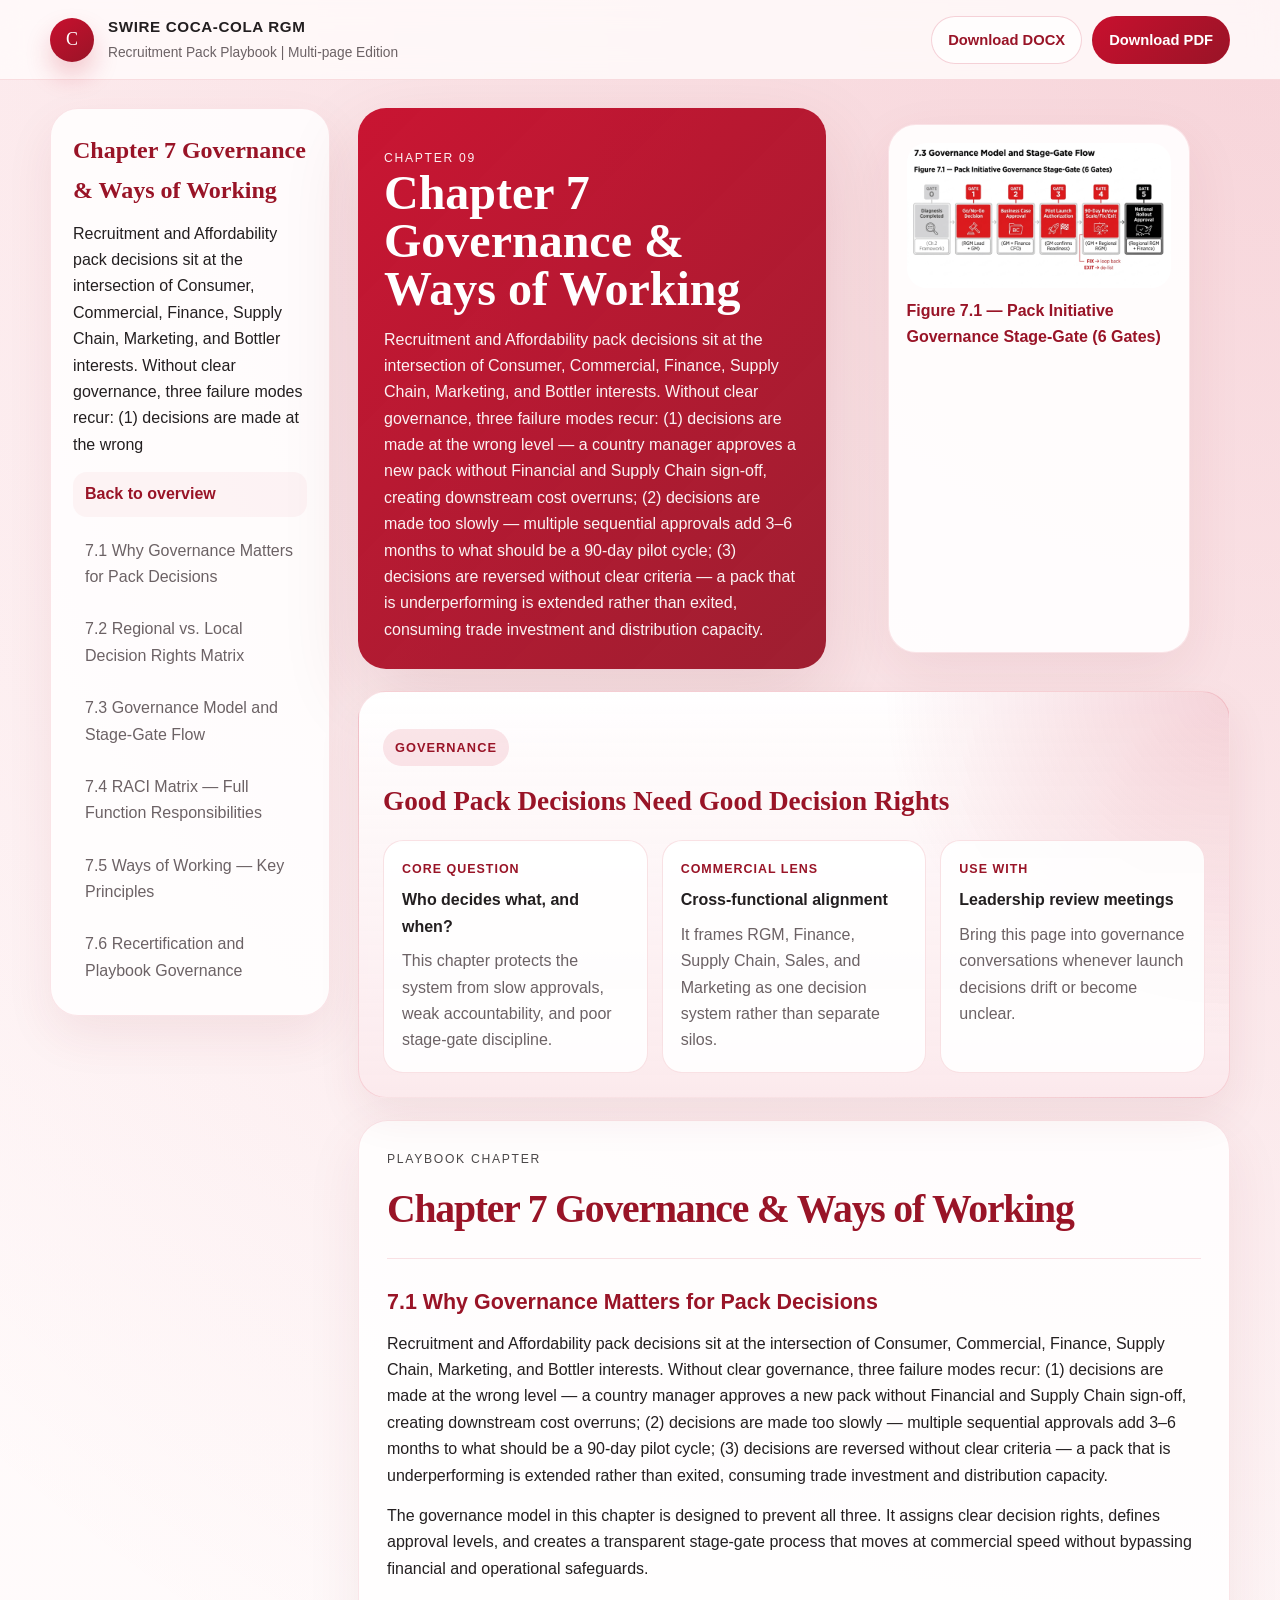
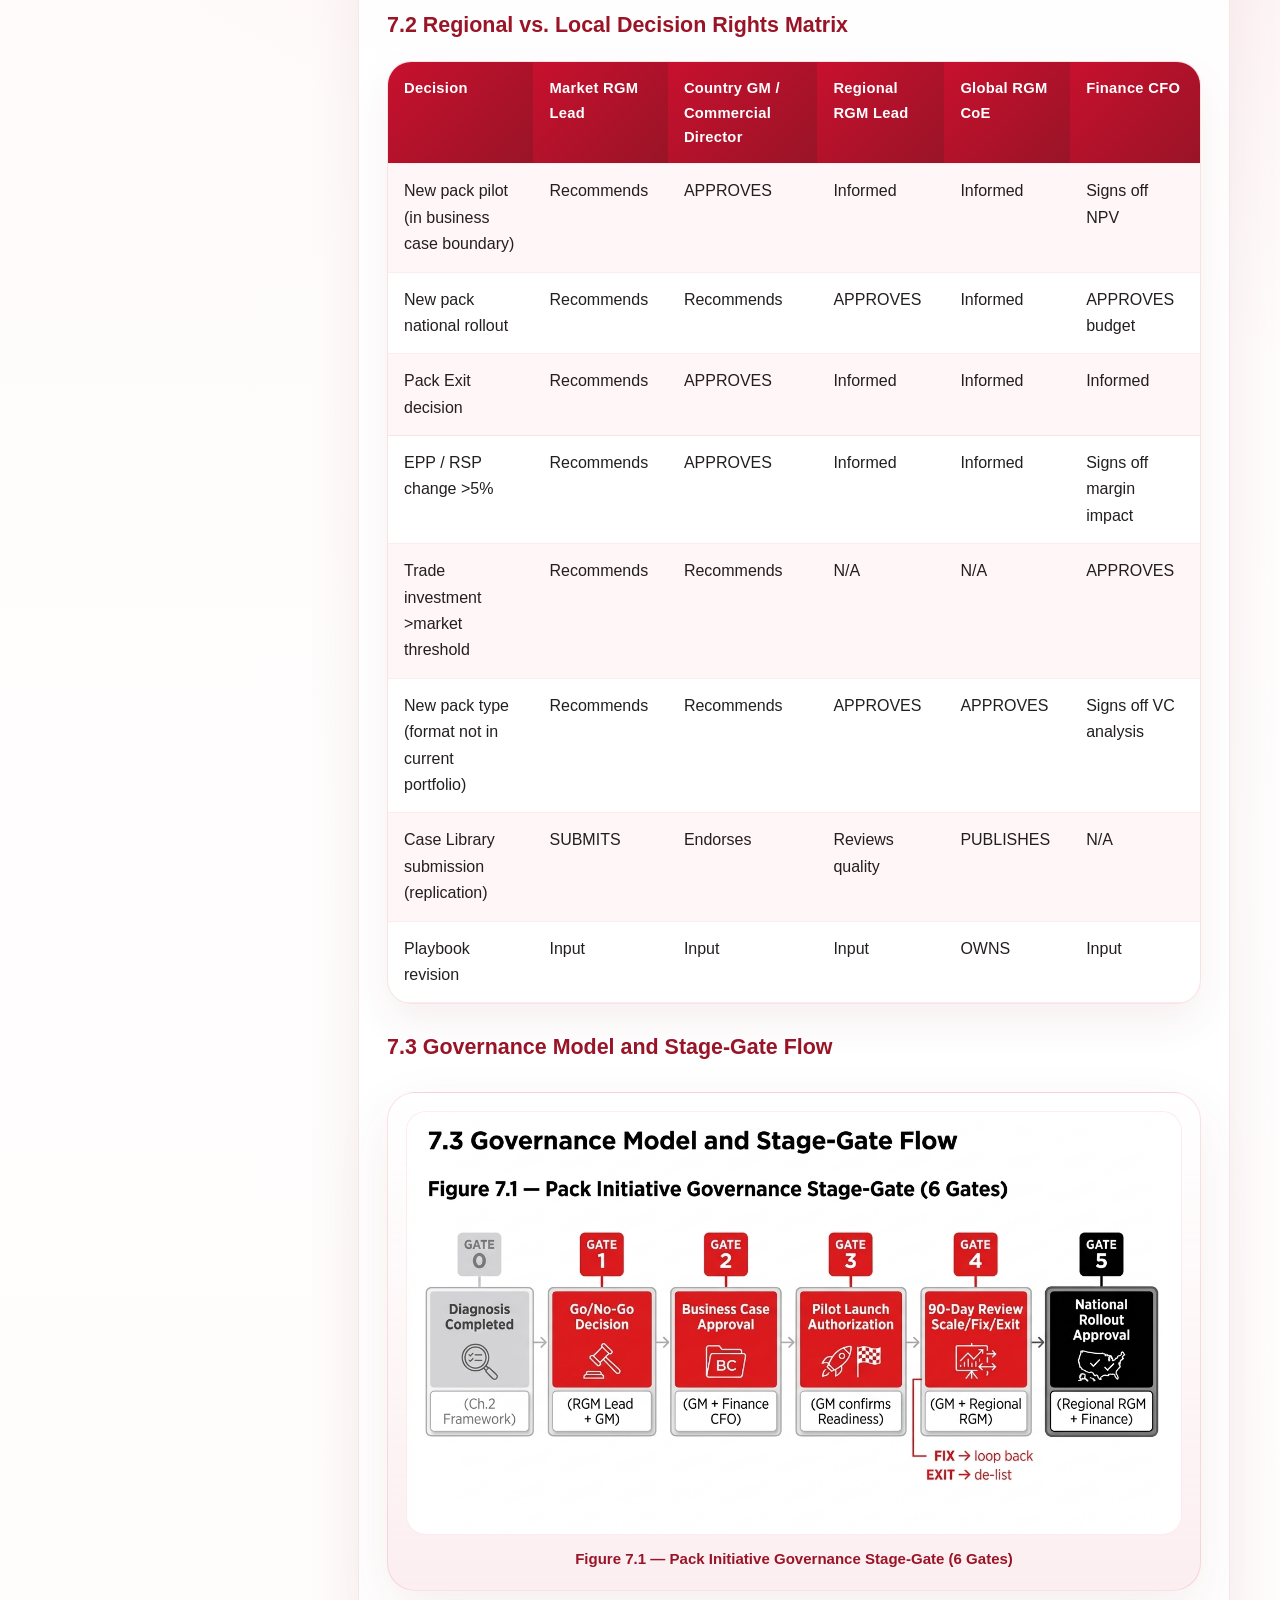
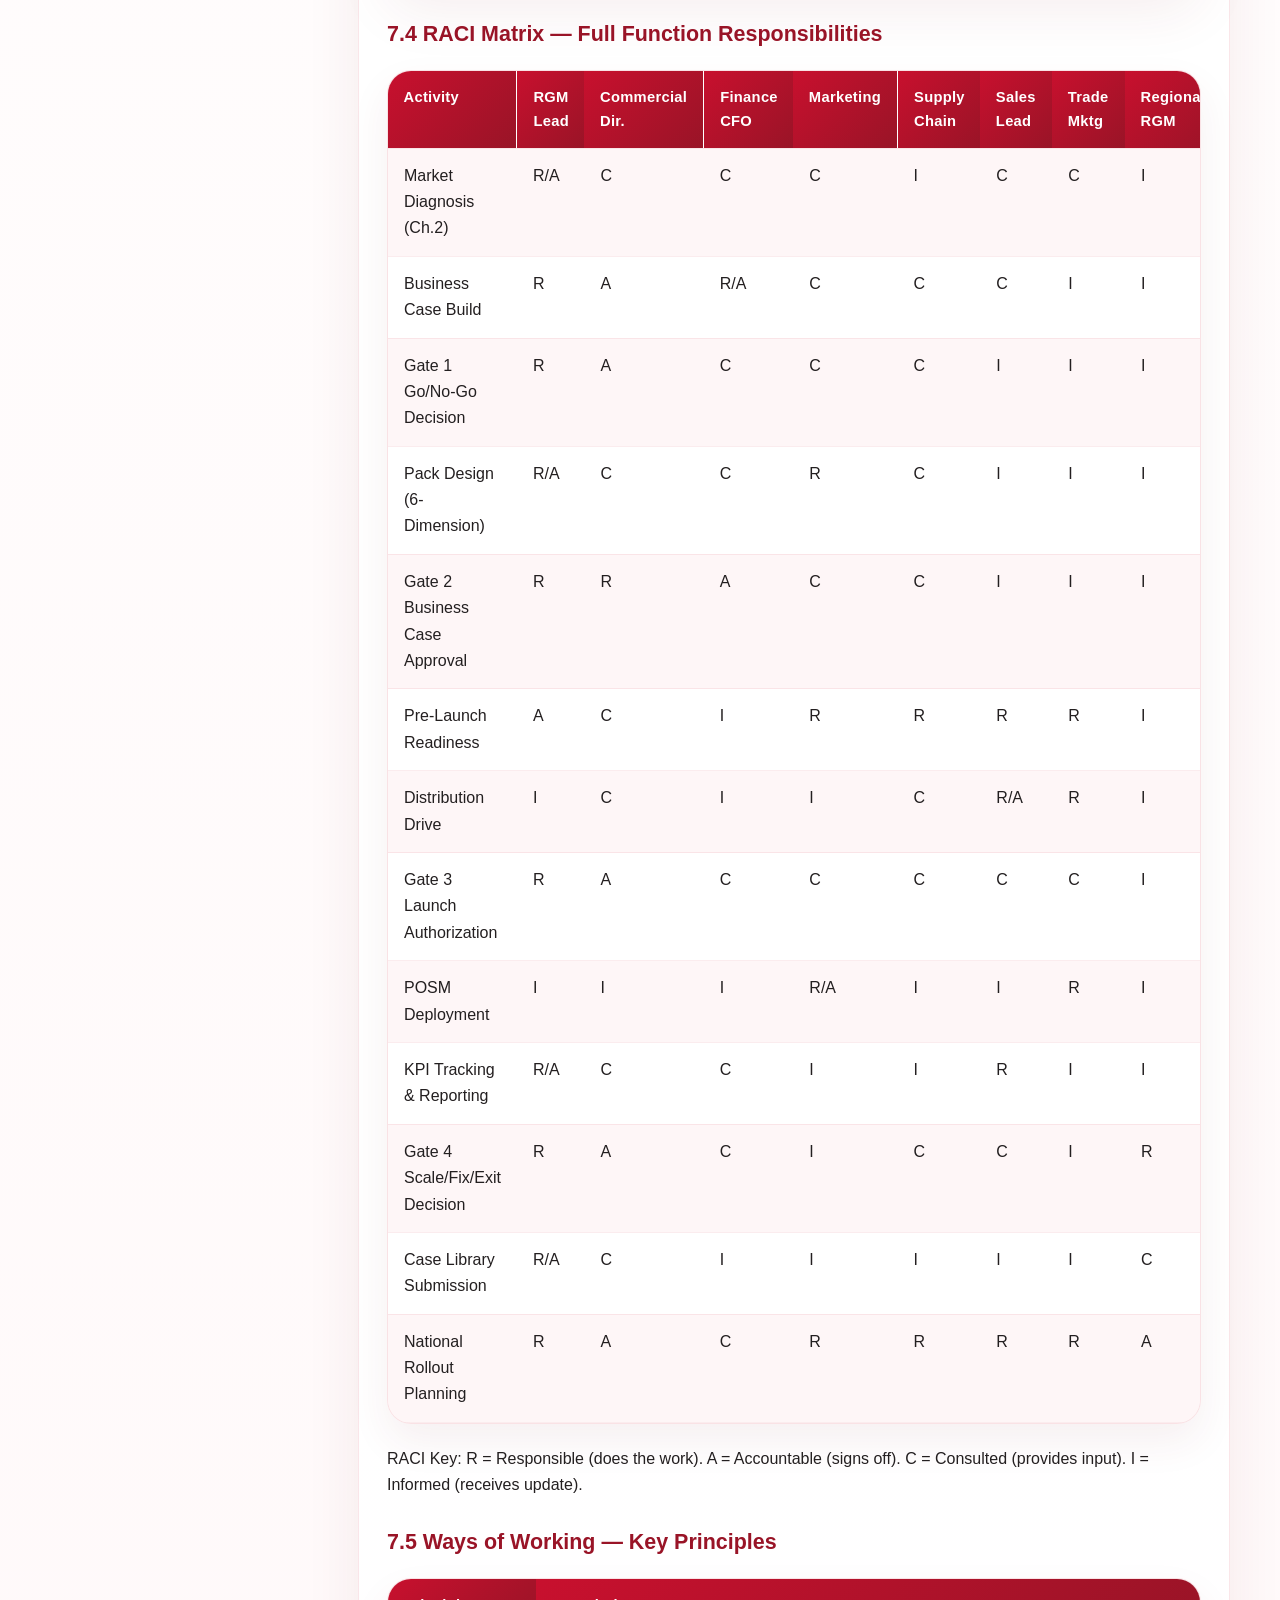
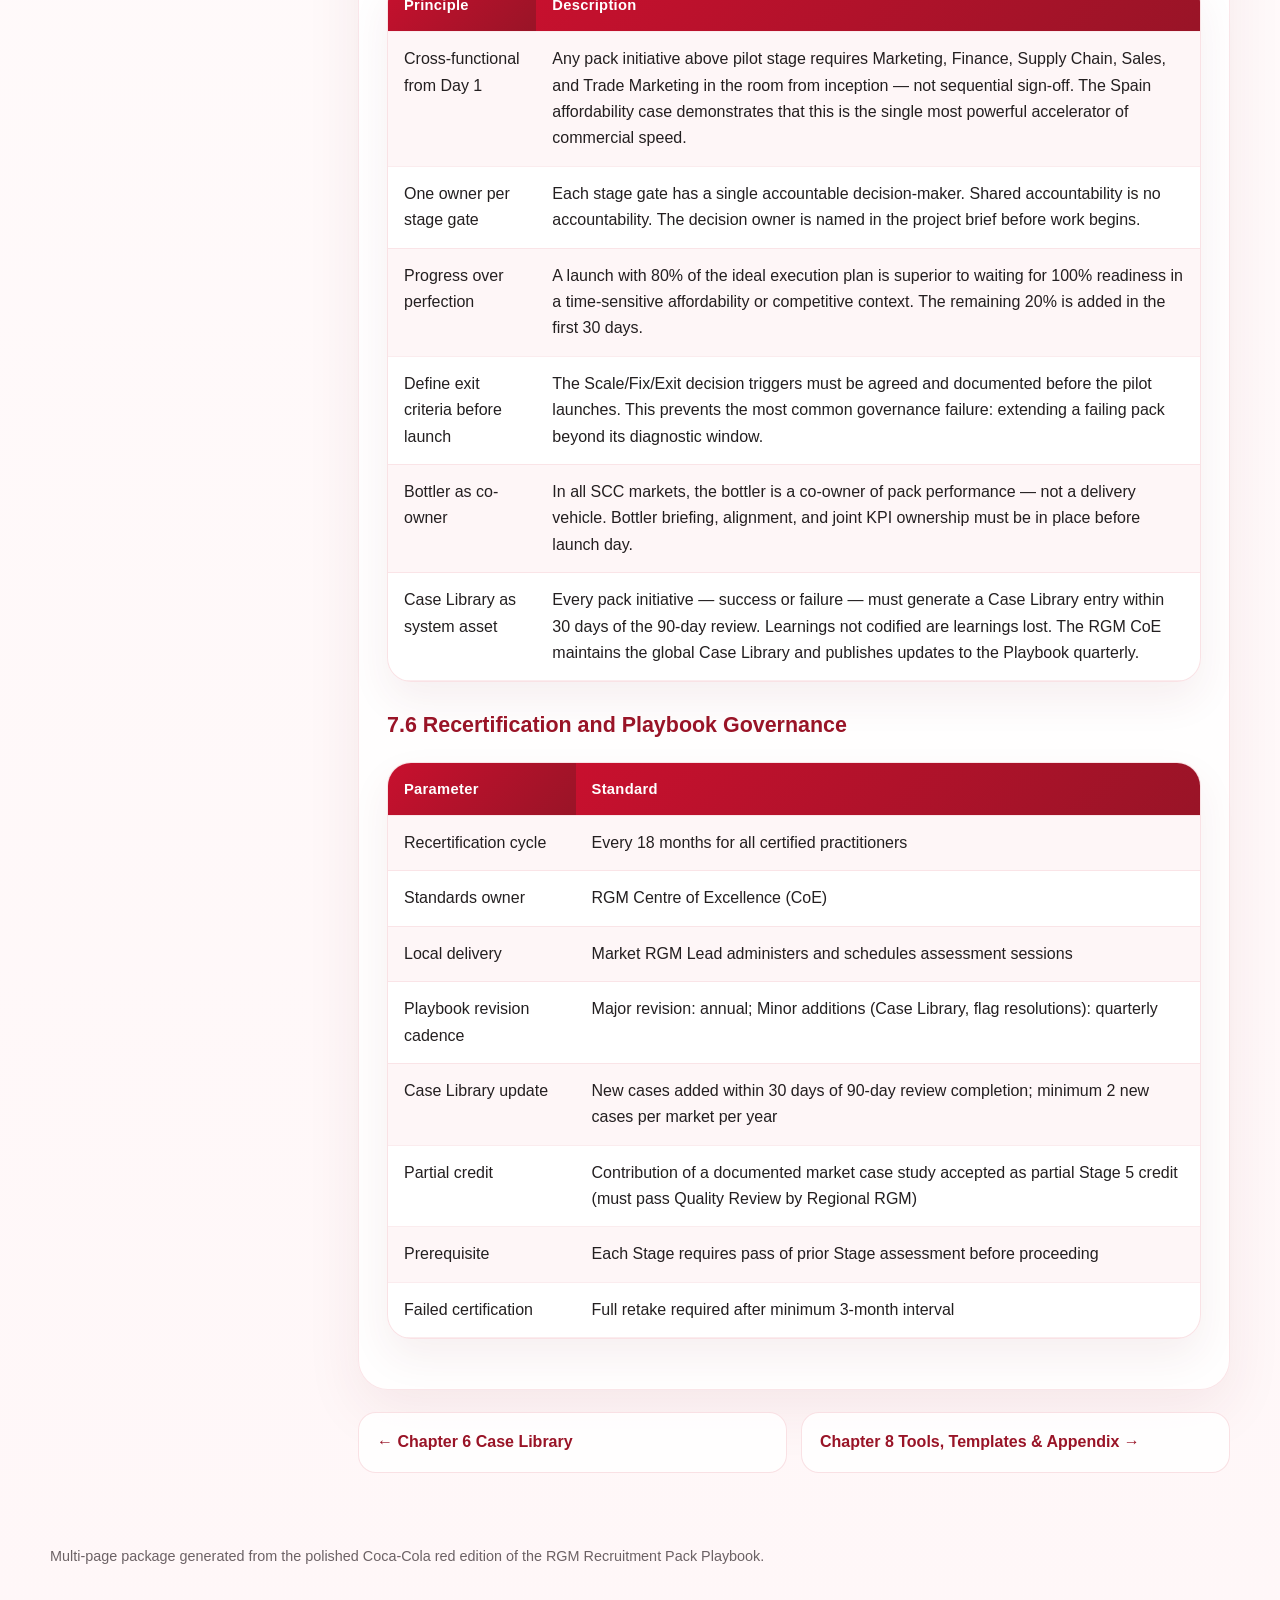
<file: chapters/chapter-7-governance-ways-of-working.html>
<!DOCTYPE html>
<html lang="en">
<head>
  <meta charset="utf-8" />
  <meta name="viewport" content="width=device-width, initial-scale=1" />
  <title>Chapter 7 Governance &amp; Ways of Working | RGM Recruitment Pack Playbook | Web Edition</title>
  <link rel="stylesheet" href="../styles.css" />
</head>
<body>

  <header class="topbar">
    <div class="topbar-inner">
      <div class="brand-lockup">
        <div class="brand-pill">C</div>
        <div class="brand-copy">
          <strong>Swire Coca-Cola RGM</strong>
          <span>Recruitment Pack Playbook | Multi-page Edition</span>
        </div>
      </div>
      <div class="topbar-actions">
        <a class="action-btn action-secondary" href="../assets/downloads/rgm-playbook-coke-red.docx" download>Download DOCX</a>
        <a class="action-btn action-primary" href="../assets/downloads/rgm-playbook-coke-red.pdf" download>Download PDF</a>
      </div>
    </div>
  </header>

  <div class="site-shell">
    <div class="chapter-shell">
      <aside class="chapter-sidebar reveal">
        <h2>Chapter 7 Governance &amp; Ways of Working</h2>
        <p class="body-copy">Recruitment and Affordability pack decisions sit at the intersection of Consumer, Commercial, Finance, Supply Chain, Marketing, and Bottler interests. Without clear governance, three failure modes recur: (1) decisions are made at the wrong </p>
        <a class="side-link" href="../index.html">Back to overview</a>
        <div class="section-list">
          <a href="#7-1-why-governance-matters-for-pack-decisions">7.1 Why Governance Matters for Pack Decisions</a><a href="#7-2-regional-vs-local-decision-rights-matrix">7.2 Regional vs. Local Decision Rights Matrix</a><a href="#7-3-governance-model-and-stage-gate-flow">7.3 Governance Model and Stage-Gate Flow</a><a href="#7-4-raci-matrix-full-function-responsibilities">7.4 RACI Matrix — Full Function Responsibilities</a><a href="#7-5-ways-of-working-key-principles">7.5 Ways of Working — Key Principles</a><a href="#7-6-recertification-and-playbook-governance">7.6 Recertification and Playbook Governance</a>
        </div>
      </aside>

      <main class="chapter-article">
        <div class="chapter-hero">
          <section class="chapter-summary reveal">
            <p class="eyebrow">Chapter 09</p>
            <h1>Chapter 7 Governance &amp; Ways of Working</h1>
            <p>Recruitment and Affordability pack decisions sit at the intersection of Consumer, Commercial, Finance, Supply Chain, Marketing, and Bottler interests. Without clear governance, three failure modes recur: (1) decisions are made at the wrong level — a country manager approves a new pack without Financial and Supply Chain sign-off, creating downstream cost overruns; (2) decisions are made too slowly — multiple sequential approvals add 3–6 months to what should be a 90-day pilot cycle; (3) decisions are reversed without clear criteria — a pack that is underperforming is extended rather than exited, consuming trade investment and distribution capacity.</p>
          </section>
          
        <figure class="chapter-preview reveal">
          <img src="../assets/figures/11-figure-7-1-pack-initiative-governance-stage-gate-6-gates.jpg" alt="Figure 7.1 — Pack Initiative Governance Stage-Gate (6 Gates)" loading="lazy" />
          <figcaption>Figure 7.1 — Pack Initiative Governance Stage-Gate (6 Gates)</figcaption>
        </figure>
        
        </div>

        <section class="chapter visible searchable-scope" id="chapter-7-governance-ways-of-working">
          <div class="chapter-head"><p class="eyebrow">Playbook Chapter</p><h2>Chapter 7 Governance &amp; Ways of Working</h2></div><h3 id="7-1-why-governance-matters-for-pack-decisions" class="section-title">7.1 Why Governance Matters for Pack Decisions</h3><p class="body-copy">Recruitment and Affordability pack decisions sit at the intersection of Consumer, Commercial, Finance, Supply Chain, Marketing, and Bottler interests. Without clear governance, three failure modes recur: (1) decisions are made at the wrong level — a country manager approves a new pack without Financial and Supply Chain sign-off, creating downstream cost overruns; (2) decisions are made too slowly — multiple sequential approvals add 3–6 months to what should be a 90-day pilot cycle; (3) decisions are reversed without clear criteria — a pack that is underperforming is extended rather than exited, consuming trade investment and distribution capacity.</p><p class="body-copy">The governance model in this chapter is designed to prevent all three. It assigns clear decision rights, defines approval levels, and creates a transparent stage-gate process that moves at commercial speed without bypassing financial and operational safeguards.</p><h3 id="7-2-regional-vs-local-decision-rights-matrix" class="section-title">7.2 Regional vs. Local Decision Rights Matrix</h3><div class="table-shell"><table class="data-table"><tr><th><p>Decision</p></th><th><p>Market RGM Lead</p></th><th><p>Country GM / Commercial Director</p></th><th><p>Regional RGM Lead</p></th><th><p>Global RGM CoE</p></th><th><p>Finance CFO</p></th></tr><tr><td><p>New pack pilot (in business case boundary)</p></td><td><p>Recommends</p></td><td><p>APPROVES</p></td><td><p>Informed</p></td><td><p>Informed</p></td><td><p>Signs off NPV</p></td></tr><tr><td><p>New pack national rollout</p></td><td><p>Recommends</p></td><td><p>Recommends</p></td><td><p>APPROVES</p></td><td><p>Informed</p></td><td><p>APPROVES budget</p></td></tr><tr><td><p>Pack Exit decision</p></td><td><p>Recommends</p></td><td><p>APPROVES</p></td><td><p>Informed</p></td><td><p>Informed</p></td><td><p>Informed</p></td></tr><tr><td><p>EPP / RSP change &gt;5%</p></td><td><p>Recommends</p></td><td><p>APPROVES</p></td><td><p>Informed</p></td><td><p>Informed</p></td><td><p>Signs off margin impact</p></td></tr><tr><td><p>Trade investment &gt;market threshold</p></td><td><p>Recommends</p></td><td><p>Recommends</p></td><td><p>N/A</p></td><td><p>N/A</p></td><td><p>APPROVES</p></td></tr><tr><td><p>New pack type (format not in current portfolio)</p></td><td><p>Recommends</p></td><td><p>Recommends</p></td><td><p>APPROVES</p></td><td><p>APPROVES</p></td><td><p>Signs off VC analysis</p></td></tr><tr><td><p>Case Library submission (replication)</p></td><td><p>SUBMITS</p></td><td><p>Endorses</p></td><td><p>Reviews quality</p></td><td><p>PUBLISHES</p></td><td><p>N/A</p></td></tr><tr><td><p>Playbook revision</p></td><td><p>Input</p></td><td><p>Input</p></td><td><p>Input</p></td><td><p>OWNS</p></td><td><p>Input</p></td></tr></table></div><h3 id="7-3-governance-model-and-stage-gate-flow" class="section-title">7.3 Governance Model and Stage-Gate Flow</h3><figure class="figure-card"><img src="../assets/figures/11-figure-7-1-pack-initiative-governance-stage-gate-6-gates.jpg" alt="Figure 7.1 — Pack Initiative Governance Stage-Gate (6 Gates)" loading="lazy" /><figcaption>Figure 7.1 — Pack Initiative Governance Stage-Gate (6 Gates)</figcaption></figure><h3 id="7-4-raci-matrix-full-function-responsibilities" class="section-title">7.4 RACI Matrix — Full Function Responsibilities</h3><div class="table-shell"><table class="data-table"><tr><th><p>Activity</p></th><th><p>RGM Lead</p></th><th><p>Commercial Dir.</p></th><th><p>Finance CFO</p></th><th><p>Marketing</p></th><th><p>Supply Chain</p></th><th><p>Sales Lead</p></th><th><p>Trade Mktg</p></th><th><p>Regional RGM</p></th><th><p>Bottler Mgt</p></th></tr><tr><td><p>Market Diagnosis (Ch.2)</p></td><td><p>R/A</p></td><td><p>C</p></td><td><p>C</p></td><td><p>C</p></td><td><p>I</p></td><td><p>C</p></td><td><p>C</p></td><td><p>I</p></td><td><p>I</p></td></tr><tr><td><p>Business Case Build</p></td><td><p>R</p></td><td><p>A</p></td><td><p>R/A</p></td><td><p>C</p></td><td><p>C</p></td><td><p>C</p></td><td><p>I</p></td><td><p>I</p></td><td><p>C</p></td></tr><tr><td><p>Gate 1 Go/No-Go Decision</p></td><td><p>R</p></td><td><p>A</p></td><td><p>C</p></td><td><p>C</p></td><td><p>C</p></td><td><p>I</p></td><td><p>I</p></td><td><p>I</p></td><td><p>C</p></td></tr><tr><td><p>Pack Design (6-Dimension)</p></td><td><p>R/A</p></td><td><p>C</p></td><td><p>C</p></td><td><p>R</p></td><td><p>C</p></td><td><p>I</p></td><td><p>I</p></td><td><p>I</p></td><td><p>C</p></td></tr><tr><td><p>Gate 2 Business Case Approval</p></td><td><p>R</p></td><td><p>R</p></td><td><p>A</p></td><td><p>C</p></td><td><p>C</p></td><td><p>I</p></td><td><p>I</p></td><td><p>I</p></td><td><p>C</p></td></tr><tr><td><p>Pre-Launch Readiness</p></td><td><p>A</p></td><td><p>C</p></td><td><p>I</p></td><td><p>R</p></td><td><p>R</p></td><td><p>R</p></td><td><p>R</p></td><td><p>I</p></td><td><p>R</p></td></tr><tr><td><p>Distribution Drive</p></td><td><p>I</p></td><td><p>C</p></td><td><p>I</p></td><td><p>I</p></td><td><p>C</p></td><td><p>R/A</p></td><td><p>R</p></td><td><p>I</p></td><td><p>R</p></td></tr><tr><td><p>Gate 3 Launch Authorization</p></td><td><p>R</p></td><td><p>A</p></td><td><p>C</p></td><td><p>C</p></td><td><p>C</p></td><td><p>C</p></td><td><p>C</p></td><td><p>I</p></td><td><p>C</p></td></tr><tr><td><p>POSM Deployment</p></td><td><p>I</p></td><td><p>I</p></td><td><p>I</p></td><td><p>R/A</p></td><td><p>I</p></td><td><p>I</p></td><td><p>R</p></td><td><p>I</p></td><td><p>I</p></td></tr><tr><td><p>KPI Tracking &amp; Reporting</p></td><td><p>R/A</p></td><td><p>C</p></td><td><p>C</p></td><td><p>I</p></td><td><p>I</p></td><td><p>R</p></td><td><p>I</p></td><td><p>I</p></td><td><p>I</p></td></tr><tr><td><p>Gate 4 Scale/Fix/Exit Decision</p></td><td><p>R</p></td><td><p>A</p></td><td><p>C</p></td><td><p>I</p></td><td><p>C</p></td><td><p>C</p></td><td><p>I</p></td><td><p>R</p></td><td><p>C</p></td></tr><tr><td><p>Case Library Submission</p></td><td><p>R/A</p></td><td><p>C</p></td><td><p>I</p></td><td><p>I</p></td><td><p>I</p></td><td><p>I</p></td><td><p>I</p></td><td><p>C</p></td><td><p>I</p></td></tr><tr><td><p>National Rollout Planning</p></td><td><p>R</p></td><td><p>A</p></td><td><p>C</p></td><td><p>R</p></td><td><p>R</p></td><td><p>R</p></td><td><p>R</p></td><td><p>A</p></td><td><p>R</p></td></tr></table></div><p class="body-copy">RACI Key: R = Responsible (does the work). A = Accountable (signs off). C = Consulted (provides input). I = Informed (receives update).</p><h3 id="7-5-ways-of-working-key-principles" class="section-title">7.5 Ways of Working — Key Principles</h3><div class="table-shell"><table class="data-table"><tr><th><p>Principle</p></th><th><p>Description</p></th></tr><tr><td><p>Cross-functional from Day 1</p></td><td><p>Any pack initiative above pilot stage requires Marketing, Finance, Supply Chain, Sales, and Trade Marketing in the room from inception — not sequential sign-off. The Spain affordability case demonstrates that this is the single most powerful accelerator of commercial speed.</p></td></tr><tr><td><p>One owner per stage gate</p></td><td><p>Each stage gate has a single accountable decision-maker. Shared accountability is no accountability. The decision owner is named in the project brief before work begins.</p></td></tr><tr><td><p>Progress over perfection</p></td><td><p>A launch with 80% of the ideal execution plan is superior to waiting for 100% readiness in a time-sensitive affordability or competitive context. The remaining 20% is added in the first 30 days.</p></td></tr><tr><td><p>Define exit criteria before launch</p></td><td><p>The Scale/Fix/Exit decision triggers must be agreed and documented before the pilot launches. This prevents the most common governance failure: extending a failing pack beyond its diagnostic window.</p></td></tr><tr><td><p>Bottler as co-owner</p></td><td><p>In all SCC markets, the bottler is a co-owner of pack performance — not a delivery vehicle. Bottler briefing, alignment, and joint KPI ownership must be in place before launch day.</p></td></tr><tr><td><p>Case Library as system asset</p></td><td><p>Every pack initiative — success or failure — must generate a Case Library entry within 30 days of the 90-day review. Learnings not codified are learnings lost. The RGM CoE maintains the global Case Library and publishes updates to the Playbook quarterly.</p></td></tr></table></div><h3 id="7-6-recertification-and-playbook-governance" class="section-title">7.6 Recertification and Playbook Governance</h3><div class="table-shell"><table class="data-table"><tr><th><p>Parameter</p></th><th><p>Standard</p></th></tr><tr><td><p>Recertification cycle</p></td><td><p>Every 18 months for all certified practitioners</p></td></tr><tr><td><p>Standards owner</p></td><td><p>RGM Centre of Excellence (CoE)</p></td></tr><tr><td><p>Local delivery</p></td><td><p>Market RGM Lead administers and schedules assessment sessions</p></td></tr><tr><td><p>Playbook revision cadence</p></td><td><p>Major revision: annual; Minor additions (Case Library, flag resolutions): quarterly</p></td></tr><tr><td><p>Case Library update</p></td><td><p>New cases added within 30 days of 90-day review completion; minimum 2 new cases per market per year</p></td></tr><tr><td><p>Partial credit</p></td><td><p>Contribution of a documented market case study accepted as partial Stage 5 credit (must pass Quality Review by Regional RGM)</p></td></tr><tr><td><p>Prerequisite</p></td><td><p>Each Stage requires pass of prior Stage assessment before proceeding</p></td></tr><tr><td><p>Failed certification</p></td><td><p>Full retake required after minimum 3-month interval</p></td></tr></table></div>
        </section>

        <div class="chapter-footer-nav">
          <a href="chapter-6-case-library.html">← Chapter 6 Case Library</a>
          <a href="chapter-8-tools-templates-appendix.html">Chapter 8 Tools, Templates &amp; Appendix →</a>
        </div>
      </main>
    </div>
  </div>

  <div class="site-footer">
    Multi-page package generated from the polished Coca-Cola red edition of the RGM Recruitment Pack Playbook.
  </div>

  <script src="../app.js"></script>
</body>
</html>
</file>
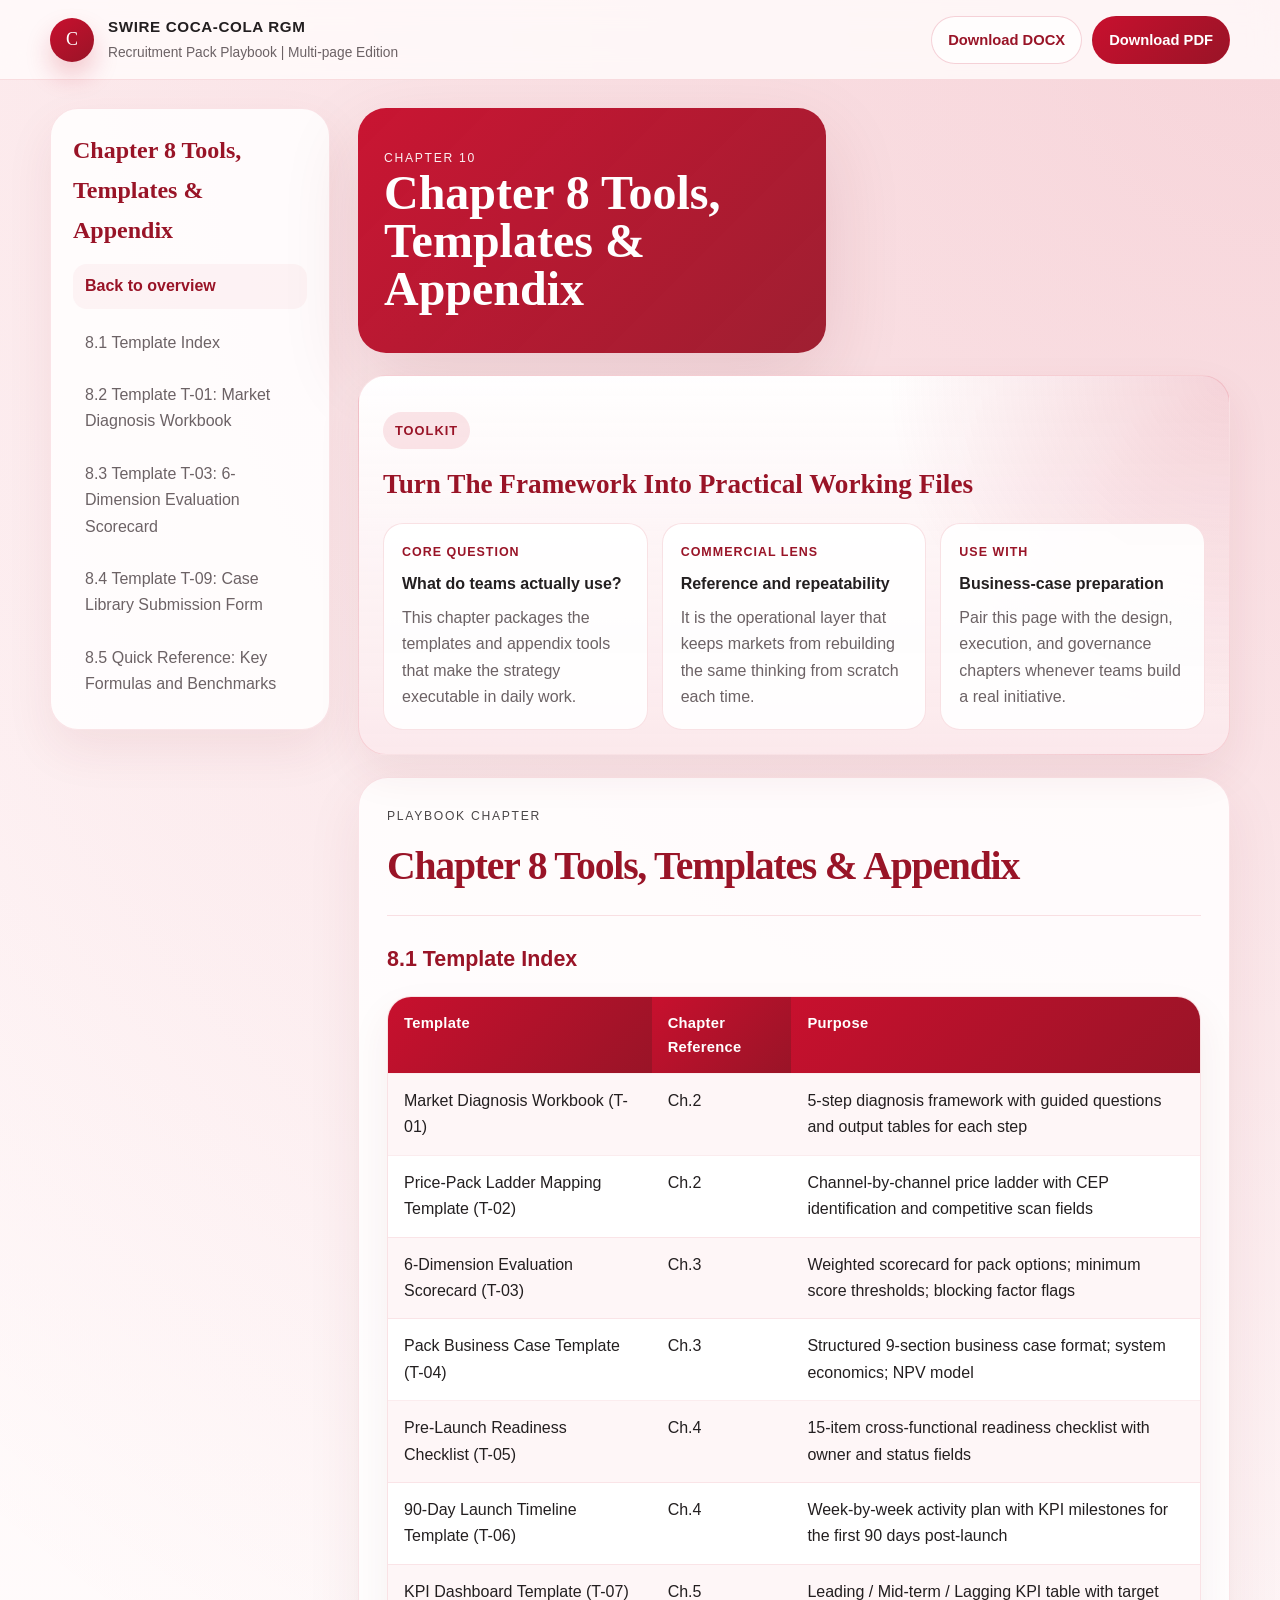
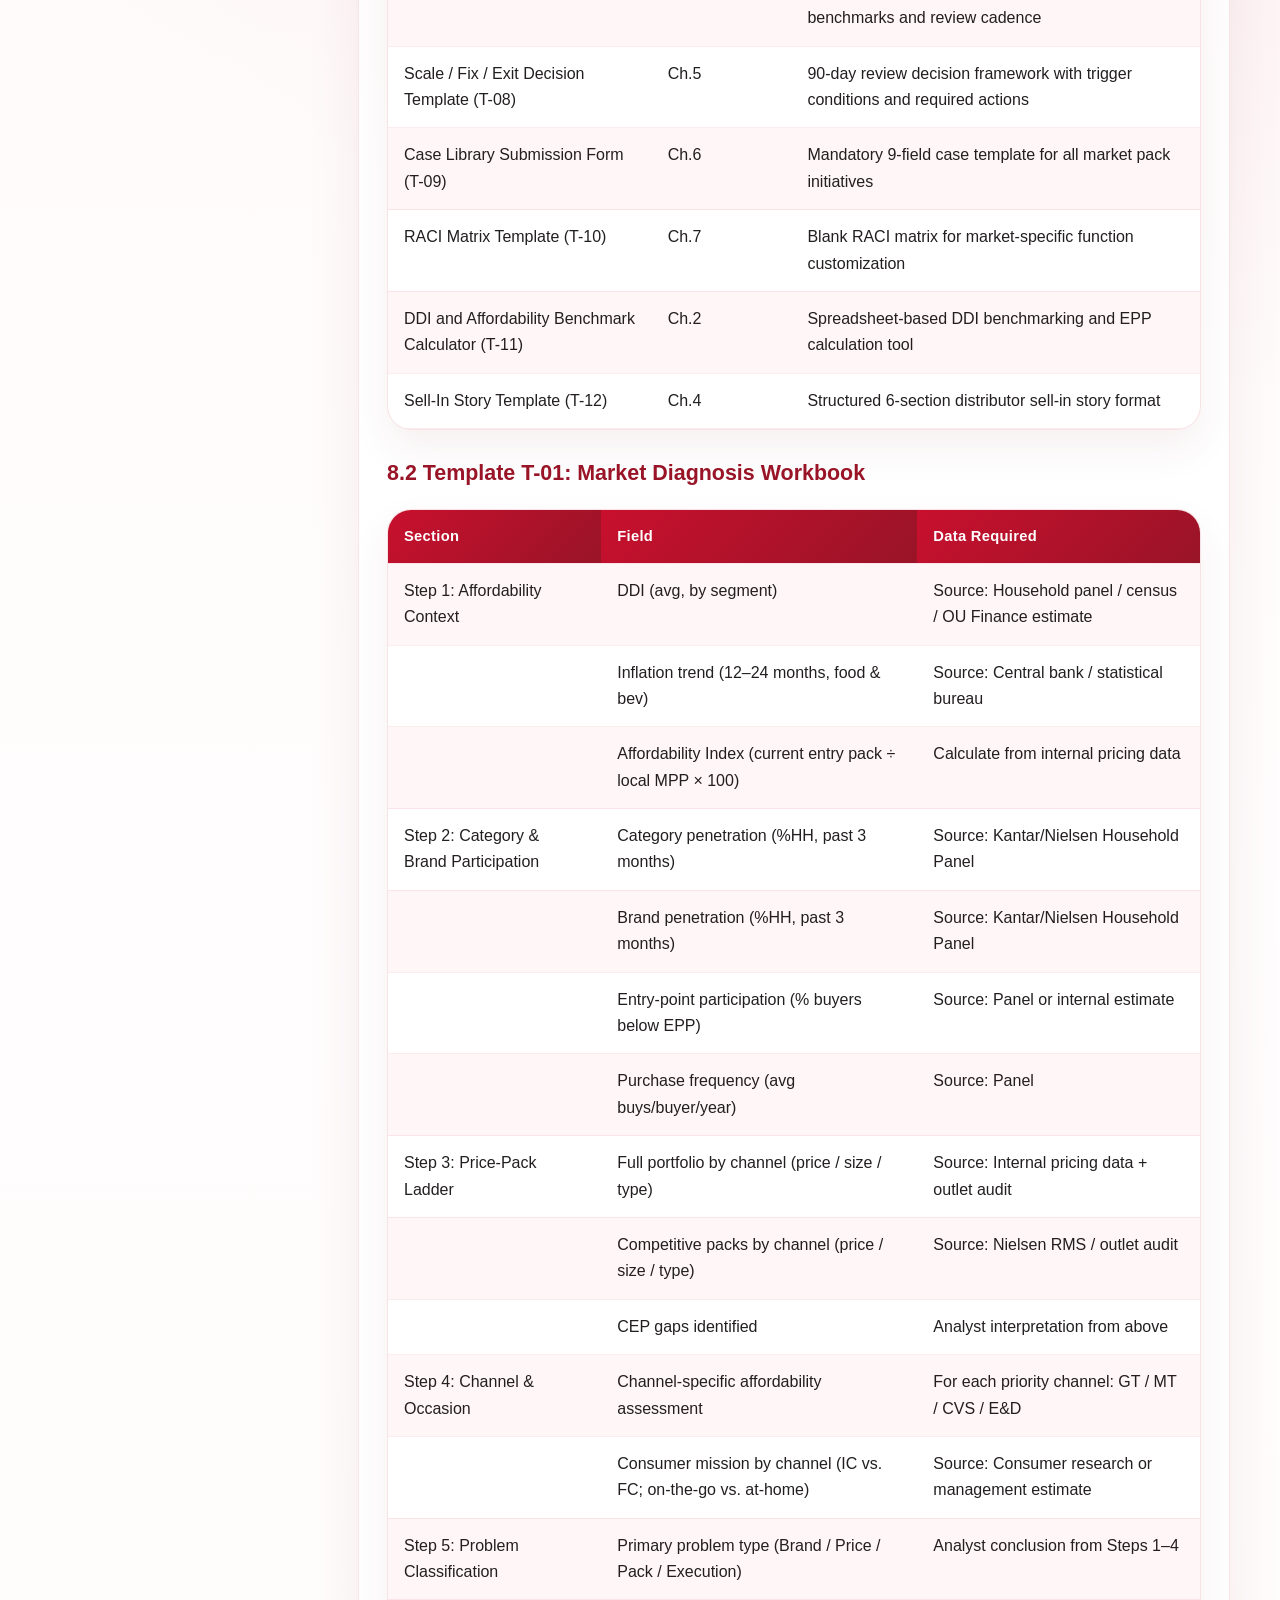
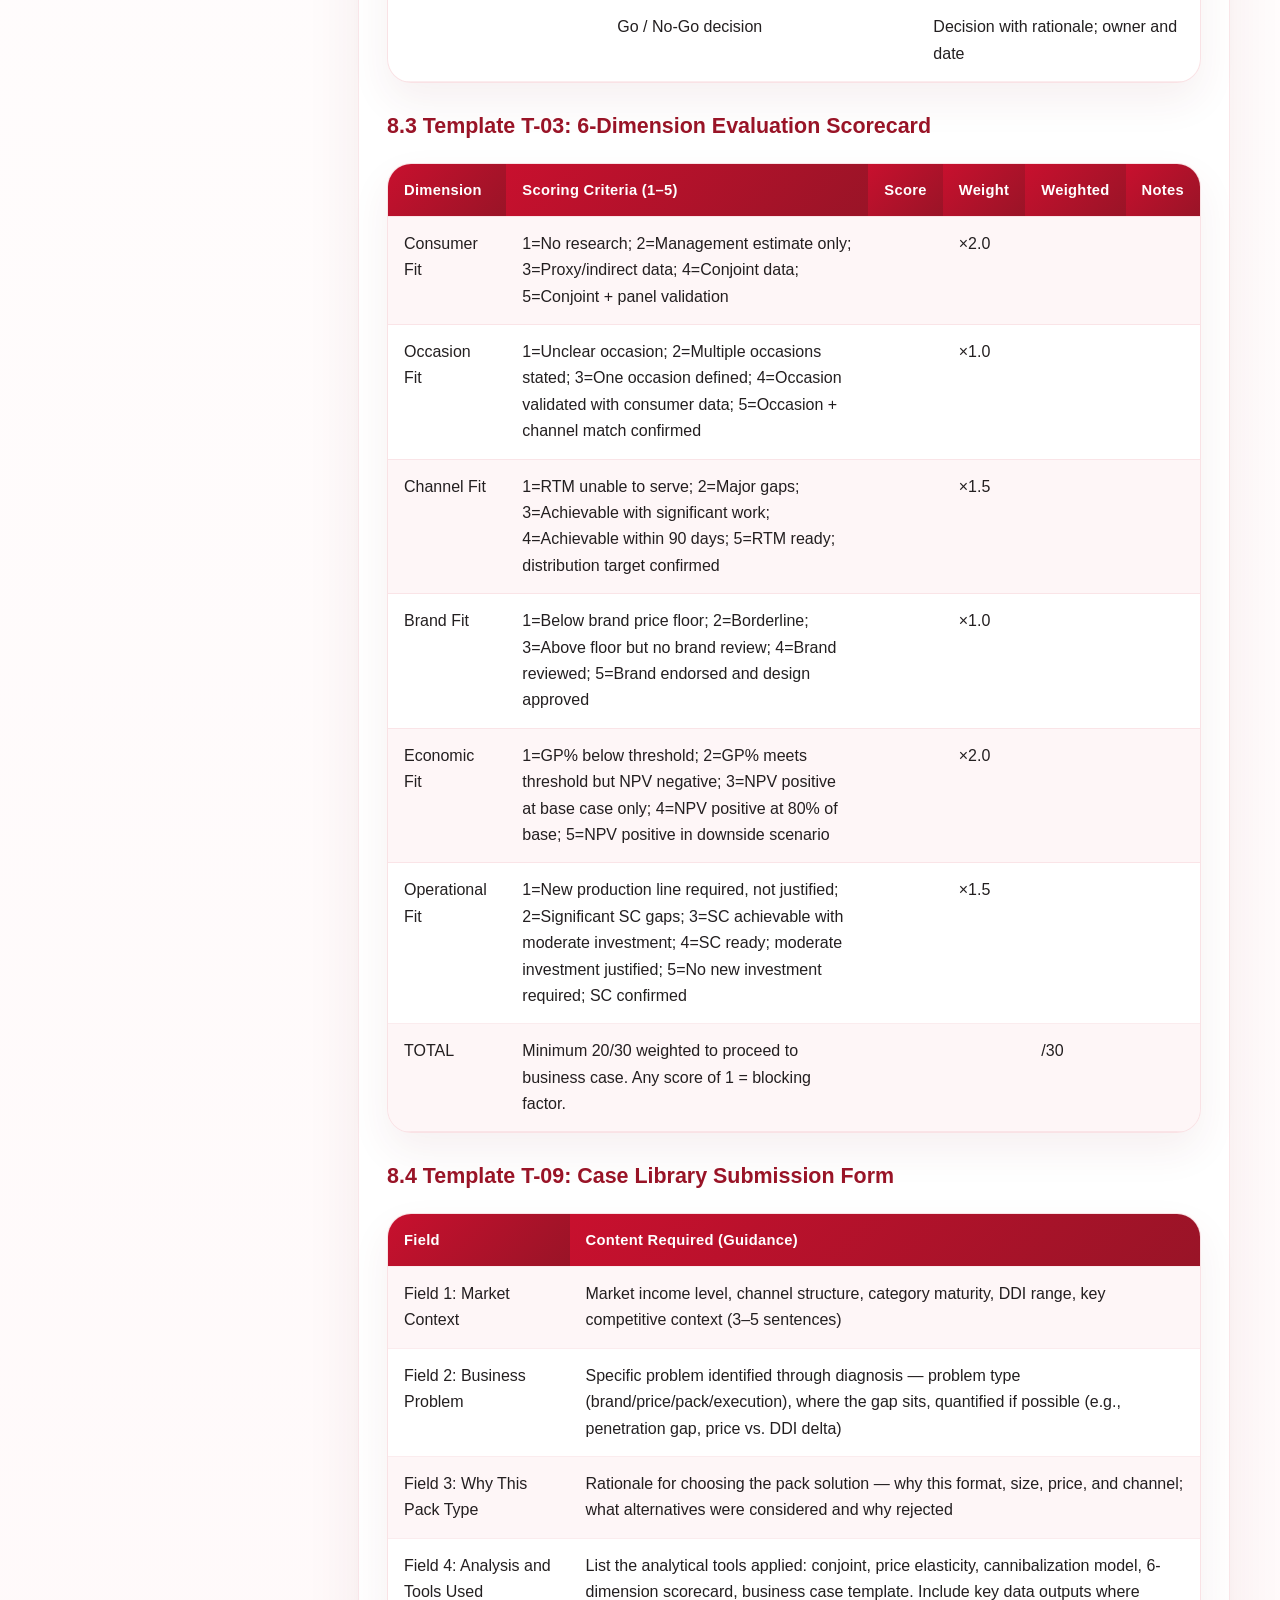
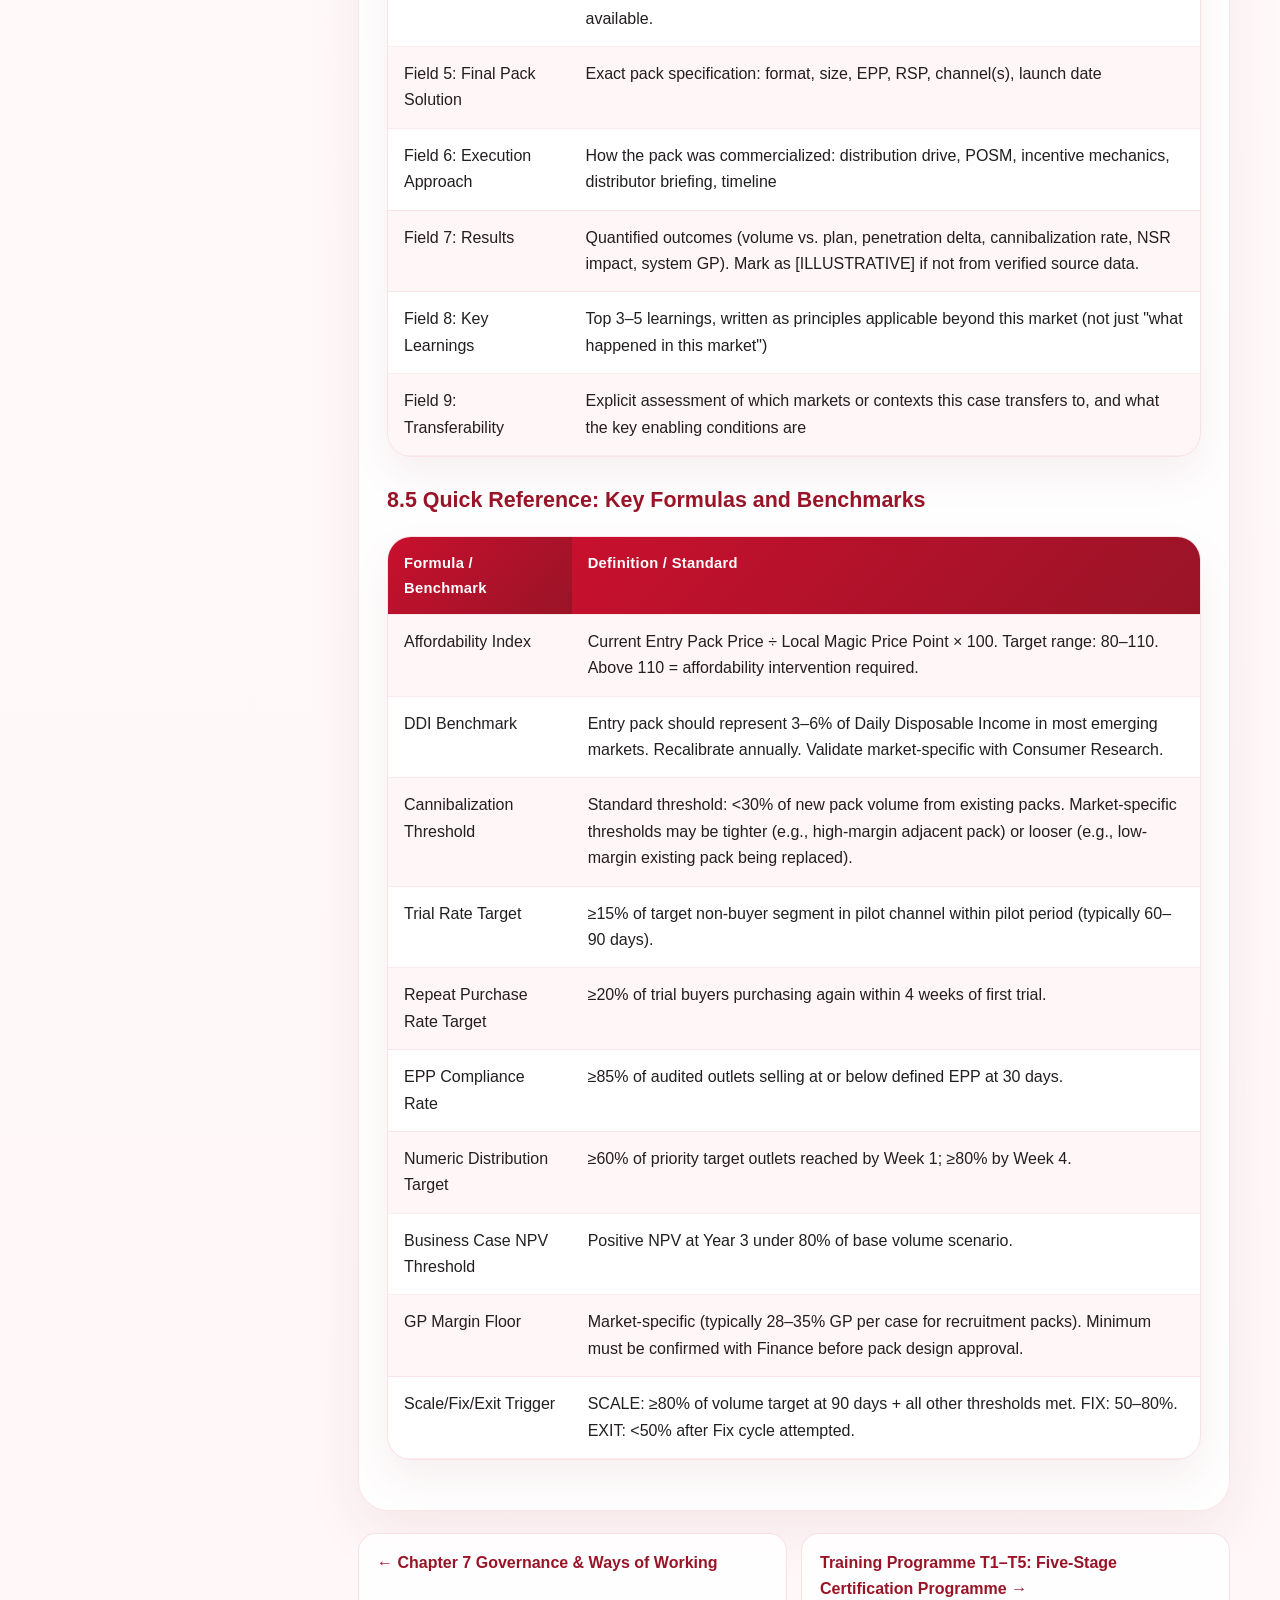
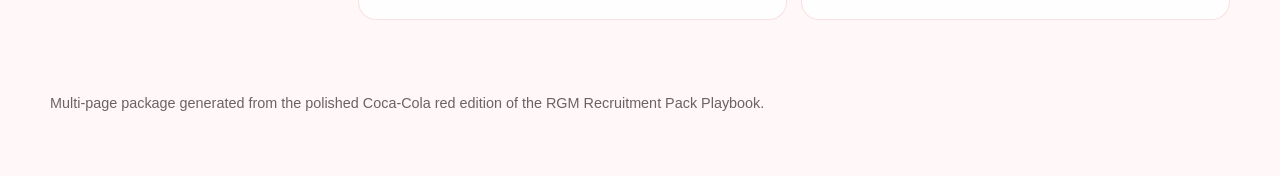
<file: chapters/chapter-8-tools-templates-appendix.html>
<!DOCTYPE html>
<html lang="en">
<head>
  <meta charset="utf-8" />
  <meta name="viewport" content="width=device-width, initial-scale=1" />
  <title>Chapter 8 Tools, Templates &amp; Appendix | RGM Recruitment Pack Playbook | Web Edition</title>
  <link rel="stylesheet" href="../styles.css" />
</head>
<body>

  <header class="topbar">
    <div class="topbar-inner">
      <div class="brand-lockup">
        <div class="brand-pill">C</div>
        <div class="brand-copy">
          <strong>Swire Coca-Cola RGM</strong>
          <span>Recruitment Pack Playbook | Multi-page Edition</span>
        </div>
      </div>
      <div class="topbar-actions">
        <a class="action-btn action-secondary" href="../assets/downloads/rgm-playbook-coke-red.docx" download>Download DOCX</a>
        <a class="action-btn action-primary" href="../assets/downloads/rgm-playbook-coke-red.pdf" download>Download PDF</a>
      </div>
    </div>
  </header>

  <div class="site-shell">
    <div class="chapter-shell">
      <aside class="chapter-sidebar reveal">
        <h2>Chapter 8 Tools, Templates &amp; Appendix</h2>
        <p class="body-copy"></p>
        <a class="side-link" href="../index.html">Back to overview</a>
        <div class="section-list">
          <a href="#8-1-template-index">8.1 Template Index</a><a href="#8-2-template-t-01-market-diagnosis-workbook">8.2 Template T-01: Market Diagnosis Workbook</a><a href="#8-3-template-t-03-6-dimension-evaluation-scorecard">8.3 Template T-03: 6-Dimension Evaluation Scorecard</a><a href="#8-4-template-t-09-case-library-submission-form">8.4 Template T-09: Case Library Submission Form</a><a href="#8-5-quick-reference-key-formulas-and-benchmarks">8.5 Quick Reference: Key Formulas and Benchmarks</a>
        </div>
      </aside>

      <main class="chapter-article">
        <div class="chapter-hero">
          <section class="chapter-summary reveal">
            <p class="eyebrow">Chapter 10</p>
            <h1>Chapter 8 Tools, Templates &amp; Appendix</h1>
            <p></p>
          </section>
          
        </div>

        <section class="chapter visible searchable-scope" id="chapter-8-tools-templates-appendix">
          <div class="chapter-head"><p class="eyebrow">Playbook Chapter</p><h2>Chapter 8 Tools, Templates &amp; Appendix</h2></div><h3 id="8-1-template-index" class="section-title">8.1 Template Index</h3><div class="table-shell"><table class="data-table"><tr><th><p>Template</p></th><th><p>Chapter Reference</p></th><th><p>Purpose</p></th></tr><tr><td><p>Market Diagnosis Workbook (T-01)</p></td><td><p>Ch.2</p></td><td><p>5-step diagnosis framework with guided questions and output tables for each step</p></td></tr><tr><td><p>Price-Pack Ladder Mapping Template (T-02)</p></td><td><p>Ch.2</p></td><td><p>Channel-by-channel price ladder with CEP identification and competitive scan fields</p></td></tr><tr><td><p>6-Dimension Evaluation Scorecard (T-03)</p></td><td><p>Ch.3</p></td><td><p>Weighted scorecard for pack options; minimum score thresholds; blocking factor flags</p></td></tr><tr><td><p>Pack Business Case Template (T-04)</p></td><td><p>Ch.3</p></td><td><p>Structured 9-section business case format; system economics; NPV model</p></td></tr><tr><td><p>Pre-Launch Readiness Checklist (T-05)</p></td><td><p>Ch.4</p></td><td><p>15-item cross-functional readiness checklist with owner and status fields</p></td></tr><tr><td><p>90-Day Launch Timeline Template (T-06)</p></td><td><p>Ch.4</p></td><td><p>Week-by-week activity plan with KPI milestones for the first 90 days post-launch</p></td></tr><tr><td><p>KPI Dashboard Template (T-07)</p></td><td><p>Ch.5</p></td><td><p>Leading / Mid-term / Lagging KPI table with target benchmarks and review cadence</p></td></tr><tr><td><p>Scale / Fix / Exit Decision Template (T-08)</p></td><td><p>Ch.5</p></td><td><p>90-day review decision framework with trigger conditions and required actions</p></td></tr><tr><td><p>Case Library Submission Form (T-09)</p></td><td><p>Ch.6</p></td><td><p>Mandatory 9-field case template for all market pack initiatives</p></td></tr><tr><td><p>RACI Matrix Template (T-10)</p></td><td><p>Ch.7</p></td><td><p>Blank RACI matrix for market-specific function customization</p></td></tr><tr><td><p>DDI and Affordability Benchmark Calculator (T-11)</p></td><td><p>Ch.2</p></td><td><p>Spreadsheet-based DDI benchmarking and EPP calculation tool</p></td></tr><tr><td><p>Sell-In Story Template (T-12)</p></td><td><p>Ch.4</p></td><td><p>Structured 6-section distributor sell-in story format</p></td></tr></table></div><h3 id="8-2-template-t-01-market-diagnosis-workbook" class="section-title">8.2 Template T-01: Market Diagnosis Workbook</h3><div class="table-shell"><table class="data-table"><tr><th><p>Section</p></th><th><p>Field</p></th><th><p>Data Required</p></th></tr><tr><td><p>Step 1: Affordability Context</p></td><td><p>DDI (avg, by segment)</p></td><td><p>Source: Household panel / census / OU Finance estimate</p></td></tr><tr><td><p></p></td><td><p>Inflation trend (12–24 months, food &amp; bev)</p></td><td><p>Source: Central bank / statistical bureau</p></td></tr><tr><td><p></p></td><td><p>Affordability Index (current entry pack ÷ local MPP × 100)</p></td><td><p>Calculate from internal pricing data</p></td></tr><tr><td><p>Step 2: Category &amp; Brand Participation</p></td><td><p>Category penetration (%HH, past 3 months)</p></td><td><p>Source: Kantar/Nielsen Household Panel</p></td></tr><tr><td><p></p></td><td><p>Brand penetration (%HH, past 3 months)</p></td><td><p>Source: Kantar/Nielsen Household Panel</p></td></tr><tr><td><p></p></td><td><p>Entry-point participation (% buyers below EPP)</p></td><td><p>Source: Panel or internal estimate</p></td></tr><tr><td><p></p></td><td><p>Purchase frequency (avg buys/buyer/year)</p></td><td><p>Source: Panel</p></td></tr><tr><td><p>Step 3: Price-Pack Ladder</p></td><td><p>Full portfolio by channel (price / size / type)</p></td><td><p>Source: Internal pricing data + outlet audit</p></td></tr><tr><td><p></p></td><td><p>Competitive packs by channel (price / size / type)</p></td><td><p>Source: Nielsen RMS / outlet audit</p></td></tr><tr><td><p></p></td><td><p>CEP gaps identified</p></td><td><p>Analyst interpretation from above</p></td></tr><tr><td><p>Step 4: Channel &amp; Occasion</p></td><td><p>Channel-specific affordability assessment</p></td><td><p>For each priority channel: GT / MT / CVS / E&amp;D</p></td></tr><tr><td><p></p></td><td><p>Consumer mission by channel (IC vs. FC; on-the-go vs. at-home)</p></td><td><p>Source: Consumer research or management estimate</p></td></tr><tr><td><p>Step 5: Problem Classification</p></td><td><p>Primary problem type (Brand / Price / Pack / Execution)</p></td><td><p>Analyst conclusion from Steps 1–4</p></td></tr><tr><td><p></p></td><td><p>Go / No-Go decision</p></td><td><p>Decision with rationale; owner and date</p></td></tr></table></div><h3 id="8-3-template-t-03-6-dimension-evaluation-scorecard" class="section-title">8.3 Template T-03: 6-Dimension Evaluation Scorecard</h3><div class="table-shell"><table class="data-table"><tr><th><p>Dimension</p></th><th><p>Scoring Criteria (1–5)</p></th><th><p>Score</p></th><th><p>Weight</p></th><th><p>Weighted</p></th><th><p>Notes</p></th></tr><tr><td><p>Consumer Fit</p></td><td><p>1=No research; 2=Management estimate only; 3=Proxy/indirect data; 4=Conjoint data; 5=Conjoint + panel validation</p></td><td><p></p></td><td><p>×2.0</p></td><td><p></p></td><td><p></p></td></tr><tr><td><p>Occasion Fit</p></td><td><p>1=Unclear occasion; 2=Multiple occasions stated; 3=One occasion defined; 4=Occasion validated with consumer data; 5=Occasion + channel match confirmed</p></td><td><p></p></td><td><p>×1.0</p></td><td><p></p></td><td><p></p></td></tr><tr><td><p>Channel Fit</p></td><td><p>1=RTM unable to serve; 2=Major gaps; 3=Achievable with significant work; 4=Achievable within 90 days; 5=RTM ready; distribution target confirmed</p></td><td><p></p></td><td><p>×1.5</p></td><td><p></p></td><td><p></p></td></tr><tr><td><p>Brand Fit</p></td><td><p>1=Below brand price floor; 2=Borderline; 3=Above floor but no brand review; 4=Brand reviewed; 5=Brand endorsed and design approved</p></td><td><p></p></td><td><p>×1.0</p></td><td><p></p></td><td><p></p></td></tr><tr><td><p>Economic Fit</p></td><td><p>1=GP% below threshold; 2=GP% meets threshold but NPV negative; 3=NPV positive at base case only; 4=NPV positive at 80% of base; 5=NPV positive in downside scenario</p></td><td><p></p></td><td><p>×2.0</p></td><td><p></p></td><td><p></p></td></tr><tr><td><p>Operational Fit</p></td><td><p>1=New production line required, not justified; 2=Significant SC gaps; 3=SC achievable with moderate investment; 4=SC ready; moderate investment justified; 5=No new investment required; SC confirmed</p></td><td><p></p></td><td><p>×1.5</p></td><td><p></p></td><td><p></p></td></tr><tr><td><p>TOTAL</p></td><td><p>Minimum 20/30 weighted to proceed to business case. Any score of 1 = blocking factor.</p></td><td><p></p></td><td><p></p></td><td><p>/30</p></td><td><p></p></td></tr></table></div><h3 id="8-4-template-t-09-case-library-submission-form" class="section-title">8.4 Template T-09: Case Library Submission Form</h3><div class="table-shell"><table class="data-table"><tr><th><p>Field</p></th><th><p>Content Required (Guidance)</p></th></tr><tr><td><p>Field 1: Market Context</p></td><td><p>Market income level, channel structure, category maturity, DDI range, key competitive context (3–5 sentences)</p></td></tr><tr><td><p>Field 2: Business Problem</p></td><td><p>Specific problem identified through diagnosis — problem type (brand/price/pack/execution), where the gap sits, quantified if possible (e.g., penetration gap, price vs. DDI delta)</p></td></tr><tr><td><p>Field 3: Why This Pack Type</p></td><td><p>Rationale for choosing the pack solution — why this format, size, price, and channel; what alternatives were considered and why rejected</p></td></tr><tr><td><p>Field 4: Analysis and Tools Used</p></td><td><p>List the analytical tools applied: conjoint, price elasticity, cannibalization model, 6-dimension scorecard, business case template. Include key data outputs where available.</p></td></tr><tr><td><p>Field 5: Final Pack Solution</p></td><td><p>Exact pack specification: format, size, EPP, RSP, channel(s), launch date</p></td></tr><tr><td><p>Field 6: Execution Approach</p></td><td><p>How the pack was commercialized: distribution drive, POSM, incentive mechanics, distributor briefing, timeline</p></td></tr><tr><td><p>Field 7: Results</p></td><td><p>Quantified outcomes (volume vs. plan, penetration delta, cannibalization rate, NSR impact, system GP). Mark as [ILLUSTRATIVE] if not from verified source data.</p></td></tr><tr><td><p>Field 8: Key Learnings</p></td><td><p>Top 3–5 learnings, written as principles applicable beyond this market (not just &quot;what happened in this market&quot;)</p></td></tr><tr><td><p>Field 9: Transferability</p></td><td><p>Explicit assessment of which markets or contexts this case transfers to, and what the key enabling conditions are</p></td></tr></table></div><h3 id="8-5-quick-reference-key-formulas-and-benchmarks" class="section-title">8.5 Quick Reference: Key Formulas and Benchmarks</h3><div class="table-shell"><table class="data-table"><tr><th><p>Formula / Benchmark</p></th><th><p>Definition / Standard</p></th></tr><tr><td><p>Affordability Index</p></td><td><p>Current Entry Pack Price ÷ Local Magic Price Point × 100. Target range: 80–110. Above 110 = affordability intervention required.</p></td></tr><tr><td><p>DDI Benchmark</p></td><td><p>Entry pack should represent 3–6% of Daily Disposable Income in most emerging markets. Recalibrate annually. Validate market-specific with Consumer Research.</p></td></tr><tr><td><p>Cannibalization Threshold</p></td><td><p>Standard threshold: &lt;30% of new pack volume from existing packs. Market-specific thresholds may be tighter (e.g., high-margin adjacent pack) or looser (e.g., low-margin existing pack being replaced).</p></td></tr><tr><td><p>Trial Rate Target</p></td><td><p>≥15% of target non-buyer segment in pilot channel within pilot period (typically 60–90 days).</p></td></tr><tr><td><p>Repeat Purchase Rate Target</p></td><td><p>≥20% of trial buyers purchasing again within 4 weeks of first trial.</p></td></tr><tr><td><p>EPP Compliance Rate</p></td><td><p>≥85% of audited outlets selling at or below defined EPP at 30 days.</p></td></tr><tr><td><p>Numeric Distribution Target</p></td><td><p>≥60% of priority target outlets reached by Week 1; ≥80% by Week 4.</p></td></tr><tr><td><p>Business Case NPV Threshold</p></td><td><p>Positive NPV at Year 3 under 80% of base volume scenario.</p></td></tr><tr><td><p>GP Margin Floor</p></td><td><p>Market-specific (typically 28–35% GP per case for recruitment packs). Minimum must be confirmed with Finance before pack design approval.</p></td></tr><tr><td><p>Scale/Fix/Exit Trigger</p></td><td><p>SCALE: ≥80% of volume target at 90 days + all other thresholds met. FIX: 50–80%. EXIT: &lt;50% after Fix cycle attempted.</p></td></tr></table></div>
        </section>

        <div class="chapter-footer-nav">
          <a href="chapter-7-governance-ways-of-working.html">← Chapter 7 Governance &amp; Ways of Working</a>
          <a href="training-programme-t1-t5-five-stage-certification-programme.html">Training Programme T1–T5: Five-Stage Certification Programme →</a>
        </div>
      </main>
    </div>
  </div>

  <div class="site-footer">
    Multi-page package generated from the polished Coca-Cola red edition of the RGM Recruitment Pack Playbook.
  </div>

  <script src="../app.js"></script>
</body>
</html>
</file>
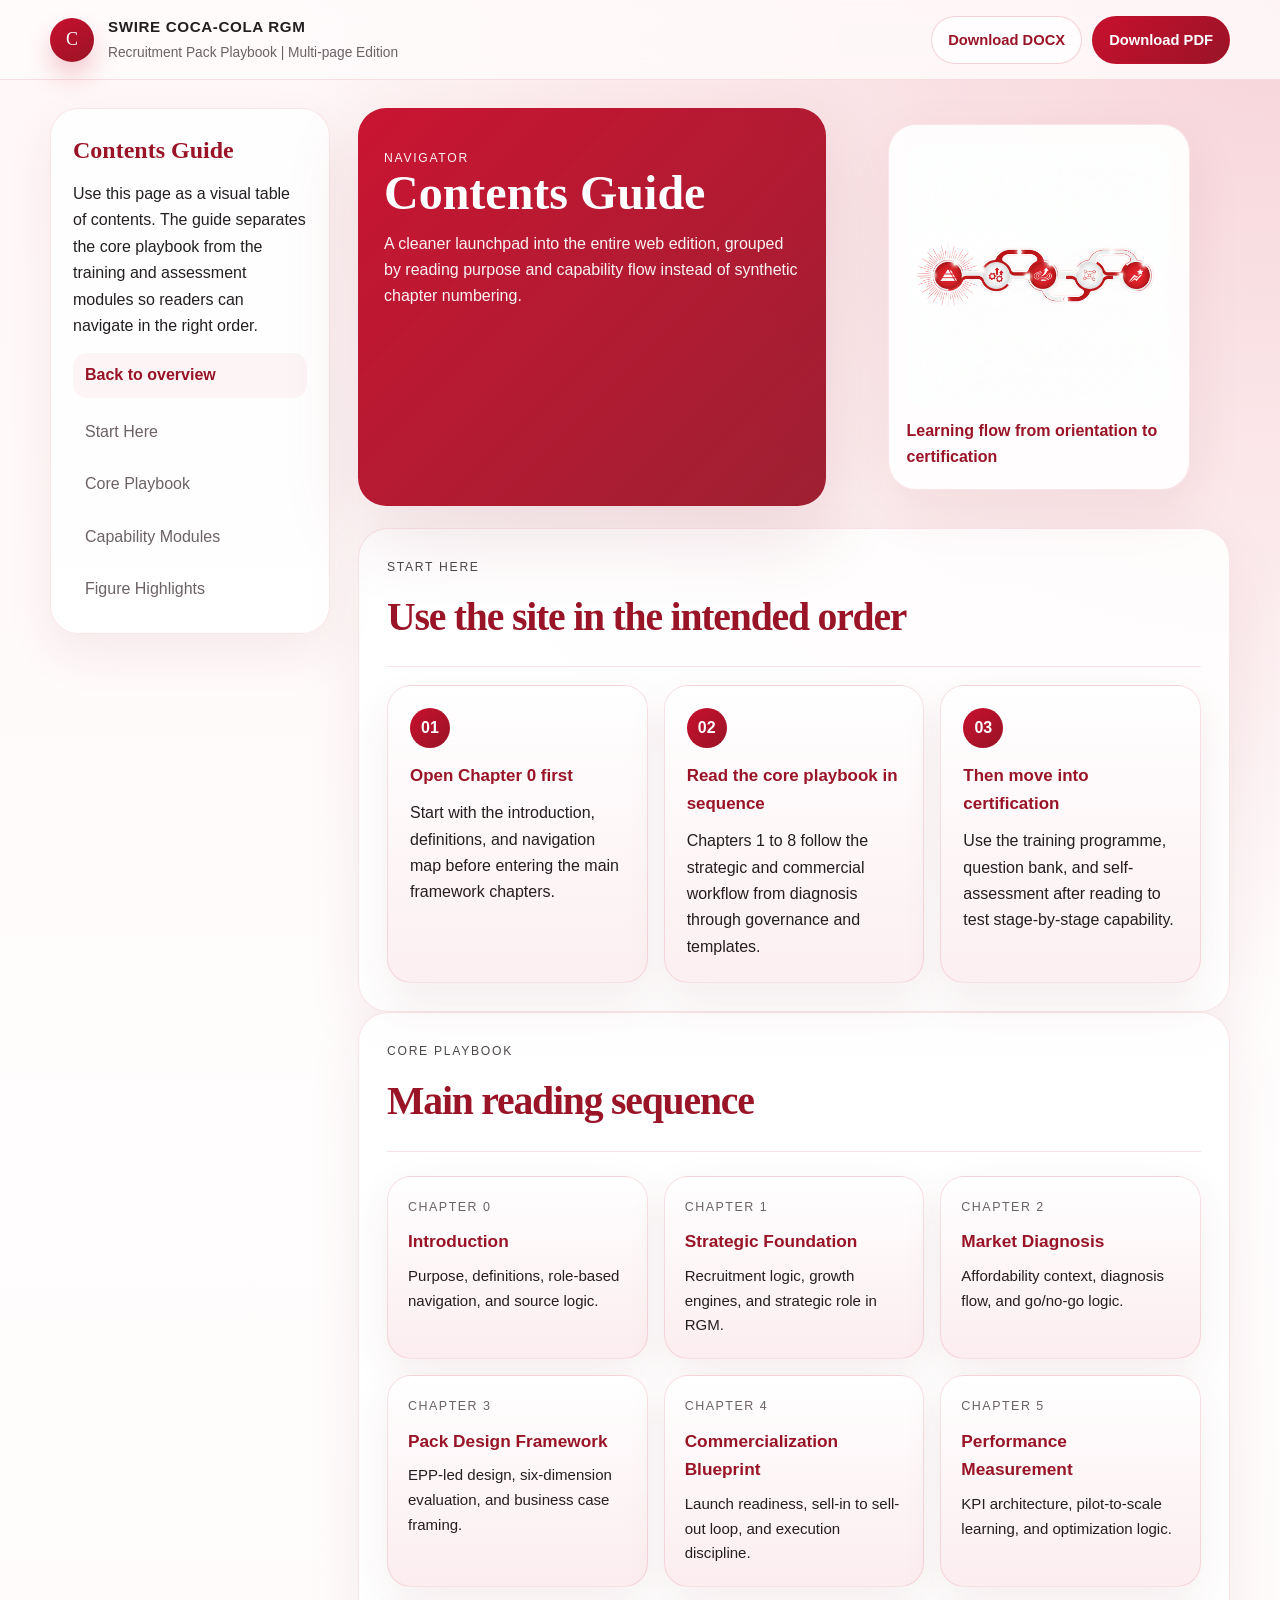
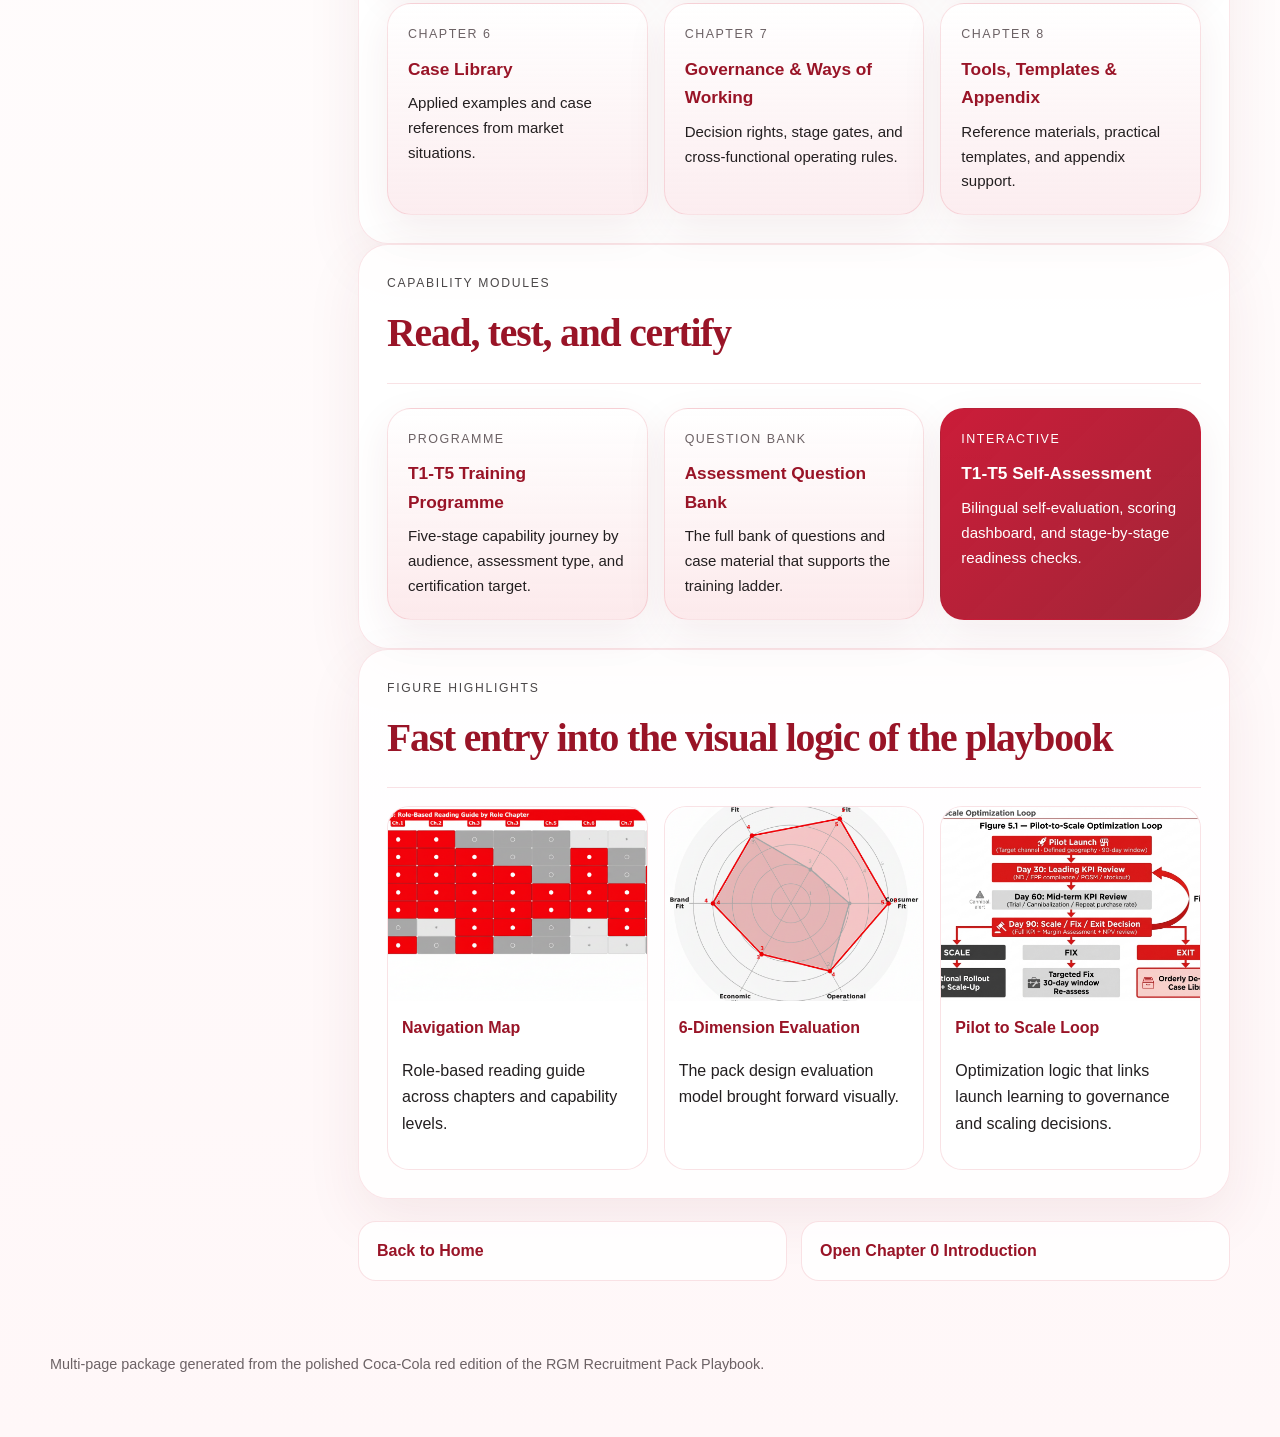
<file: chapters/contents.html>
<!DOCTYPE html>
<html lang="en">
<head>
  <meta charset="utf-8" />
  <meta name="viewport" content="width=device-width, initial-scale=1" />
  <title>Contents Guide | RGM Recruitment Pack Playbook | Web Edition</title>
  <link rel="stylesheet" href="../styles.css" />
</head>
<body>

  <header class="topbar">
    <div class="topbar-inner">
      <div class="brand-lockup">
        <div class="brand-pill">C</div>
        <div class="brand-copy">
          <strong>Swire Coca-Cola RGM</strong>
          <span>Recruitment Pack Playbook | Multi-page Edition</span>
        </div>
      </div>
      <div class="topbar-actions">
        <a class="action-btn action-secondary" href="../assets/downloads/rgm-playbook-coke-red.docx" download>Download DOCX</a>
        <a class="action-btn action-primary" href="../assets/downloads/rgm-playbook-coke-red.pdf" download>Download PDF</a>
      </div>
    </div>
  </header>

  <div class="site-shell">
    <div class="chapter-shell">
      <aside class="chapter-sidebar reveal">
        <h2>Contents Guide</h2>
        <p class="body-copy">Use this page as a visual table of contents. The guide separates the core playbook from the training and assessment modules so readers can navigate in the right order.</p>
        <a class="side-link" href="../index.html">Back to overview</a>
        <div class="section-list">
          <a href="#start-here">Start Here</a>
          <a href="#core-playbook">Core Playbook</a>
          <a href="#capability-modules">Capability Modules</a>
          <a href="#figure-highlights">Figure Highlights</a>
        </div>
      </aside>

      <main class="chapter-article">
        <div class="chapter-hero">
          <section class="chapter-summary reveal">
            <p class="eyebrow">Navigator</p>
            <h1>Contents Guide</h1>
            <p>A cleaner launchpad into the entire web edition, grouped by reading purpose and capability flow instead of synthetic chapter numbering.</p>
          </section>

          <figure class="chapter-preview reveal">
            <img src="../assets/brand/home-learning-ribbon.png" alt="Coca-Cola red learning journey visual" loading="lazy" />
            <figcaption>Learning flow from orientation to certification</figcaption>
          </figure>
        </div>

        <section class="chapter visible searchable-scope" id="start-here">
          <div class="chapter-head">
            <p class="eyebrow">Start Here</p>
            <h2>Use the site in the intended order</h2>
          </div>
          <div class="experience-grid">
            <article class="experience-card">
              <span>01</span>
              <strong>Open Chapter 0 first</strong>
              <p>Start with the introduction, definitions, and navigation map before entering the main framework chapters.</p>
            </article>
            <article class="experience-card">
              <span>02</span>
              <strong>Read the core playbook in sequence</strong>
              <p>Chapters 1 to 8 follow the strategic and commercial workflow from diagnosis through governance and templates.</p>
            </article>
            <article class="experience-card">
              <span>03</span>
              <strong>Then move into certification</strong>
              <p>Use the training programme, question bank, and self-assessment after reading to test stage-by-stage capability.</p>
            </article>
          </div>
        </section>

        <section class="chapter visible searchable-scope" id="core-playbook">
          <div class="chapter-head">
            <p class="eyebrow">Core Playbook</p>
            <h2>Main reading sequence</h2>
          </div>
          <div class="chapter-card-grid">
            <a class="chapter-card chapter-card-link" href="chapter-0-introduction.html" data-search="chapter 0 introduction">
              <span>Chapter 0</span>
              <strong>Introduction</strong>
              <p>Purpose, definitions, role-based navigation, and source logic.</p>
            </a>
            <a class="chapter-card chapter-card-link" href="chapter-1-strategic-foundation.html" data-search="chapter 1 strategic foundation">
              <span>Chapter 1</span>
              <strong>Strategic Foundation</strong>
              <p>Recruitment logic, growth engines, and strategic role in RGM.</p>
            </a>
            <a class="chapter-card chapter-card-link" href="chapter-2-market-diagnosis.html" data-search="chapter 2 market diagnosis">
              <span>Chapter 2</span>
              <strong>Market Diagnosis</strong>
              <p>Affordability context, diagnosis flow, and go/no-go logic.</p>
            </a>
            <a class="chapter-card chapter-card-link" href="chapter-3-pack-design-framework.html" data-search="chapter 3 pack design framework">
              <span>Chapter 3</span>
              <strong>Pack Design Framework</strong>
              <p>EPP-led design, six-dimension evaluation, and business case framing.</p>
            </a>
            <a class="chapter-card chapter-card-link" href="chapter-4-commercialization-blueprint.html" data-search="chapter 4 commercialization blueprint">
              <span>Chapter 4</span>
              <strong>Commercialization Blueprint</strong>
              <p>Launch readiness, sell-in to sell-out loop, and execution discipline.</p>
            </a>
            <a class="chapter-card chapter-card-link" href="chapter-5-performance-measurement-optimization.html" data-search="chapter 5 performance measurement optimization">
              <span>Chapter 5</span>
              <strong>Performance Measurement</strong>
              <p>KPI architecture, pilot-to-scale learning, and optimization logic.</p>
            </a>
            <a class="chapter-card chapter-card-link" href="chapter-6-case-library.html" data-search="chapter 6 case library">
              <span>Chapter 6</span>
              <strong>Case Library</strong>
              <p>Applied examples and case references from market situations.</p>
            </a>
            <a class="chapter-card chapter-card-link" href="chapter-7-governance-ways-of-working.html" data-search="chapter 7 governance ways of working">
              <span>Chapter 7</span>
              <strong>Governance &amp; Ways of Working</strong>
              <p>Decision rights, stage gates, and cross-functional operating rules.</p>
            </a>
            <a class="chapter-card chapter-card-link" href="chapter-8-tools-templates-appendix.html" data-search="chapter 8 tools templates appendix">
              <span>Chapter 8</span>
              <strong>Tools, Templates &amp; Appendix</strong>
              <p>Reference materials, practical templates, and appendix support.</p>
            </a>
          </div>
        </section>

        <section class="chapter visible searchable-scope" id="capability-modules">
          <div class="chapter-head">
            <p class="eyebrow">Capability Modules</p>
            <h2>Read, test, and certify</h2>
          </div>
          <div class="chapter-card-grid">
            <a class="chapter-card chapter-card-link chapter-card-module" href="training-programme-t1-t5-five-stage-certification-programme.html" data-search="training programme certification">
              <span>Programme</span>
              <strong>T1-T5 Training Programme</strong>
              <p>Five-stage capability journey by audience, assessment type, and certification target.</p>
            </a>
            <a class="chapter-card chapter-card-link chapter-card-module" href="assessment-question-bank-full-bank-stages-1-5.html" data-search="assessment question bank">
              <span>Question Bank</span>
              <strong>Assessment Question Bank</strong>
              <p>The full bank of questions and case material that supports the training ladder.</p>
            </a>
            <a class="chapter-card chapter-card-link chapter-card-assessment" href="t1-t5-self-assessment.html" data-search="self assessment readiness dashboard">
              <span>Interactive</span>
              <strong>T1-T5 Self-Assessment</strong>
              <p>Bilingual self-evaluation, scoring dashboard, and stage-by-stage readiness checks.</p>
            </a>
          </div>
        </section>

        <section class="chapter visible searchable-scope" id="figure-highlights">
          <div class="chapter-head">
            <p class="eyebrow">Figure Highlights</p>
            <h2>Fast entry into the visual logic of the playbook</h2>
          </div>
          <div class="feature-grid">
            <article class="feature-card">
              <img src="../assets/figures/01-figure-0-1-playbook-navigation-map-role-based-reading-guide-by-chapter.png" alt="Playbook navigation map" loading="lazy" />
              <div>
                <strong>Navigation Map</strong>
                <p>Role-based reading guide across chapters and capability levels.</p>
              </div>
            </article>
            <article class="feature-card">
              <img src="../assets/figures/06-figure-3-0-six-dimension-evaluation-framework-spider-chart.png" alt="Six dimension evaluation framework" loading="lazy" />
              <div>
                <strong>6-Dimension Evaluation</strong>
                <p>The pack design evaluation model brought forward visually.</p>
              </div>
            </article>
            <article class="feature-card">
              <img src="../assets/figures/10-figure-5-1-pilot-to-scale-optimization-loop.jpg" alt="Pilot to scale optimization loop" loading="lazy" />
              <div>
                <strong>Pilot to Scale Loop</strong>
                <p>Optimization logic that links launch learning to governance and scaling decisions.</p>
              </div>
            </article>
          </div>
        </section>

        <div class="chapter-footer-nav">
          <a href="../index.html">Back to Home</a>
          <a href="chapter-0-introduction.html">Open Chapter 0 Introduction</a>
        </div>
      </main>
    </div>
  </div>

  <div class="site-footer">
    Multi-page package generated from the polished Coca-Cola red edition of the RGM Recruitment Pack Playbook.
  </div>

  <script src="../app.js"></script>
</body>
</html>
</file>
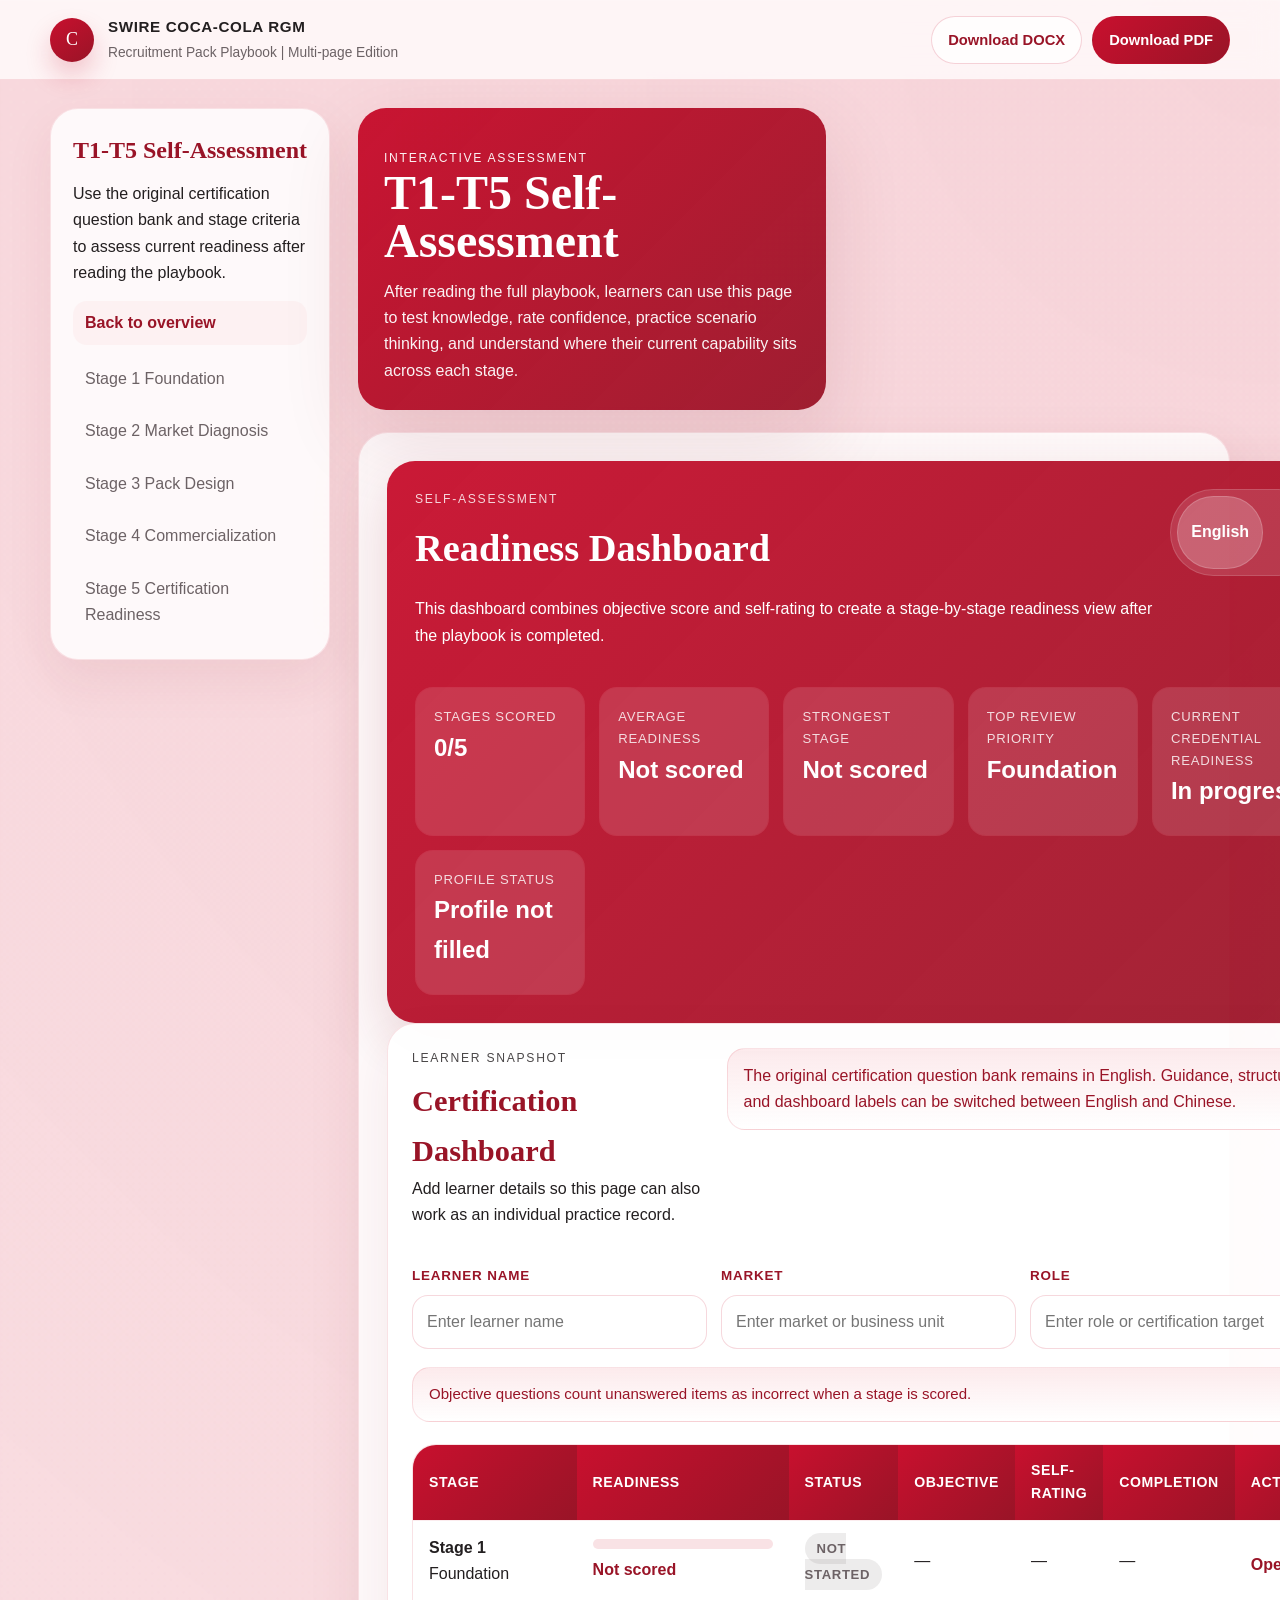
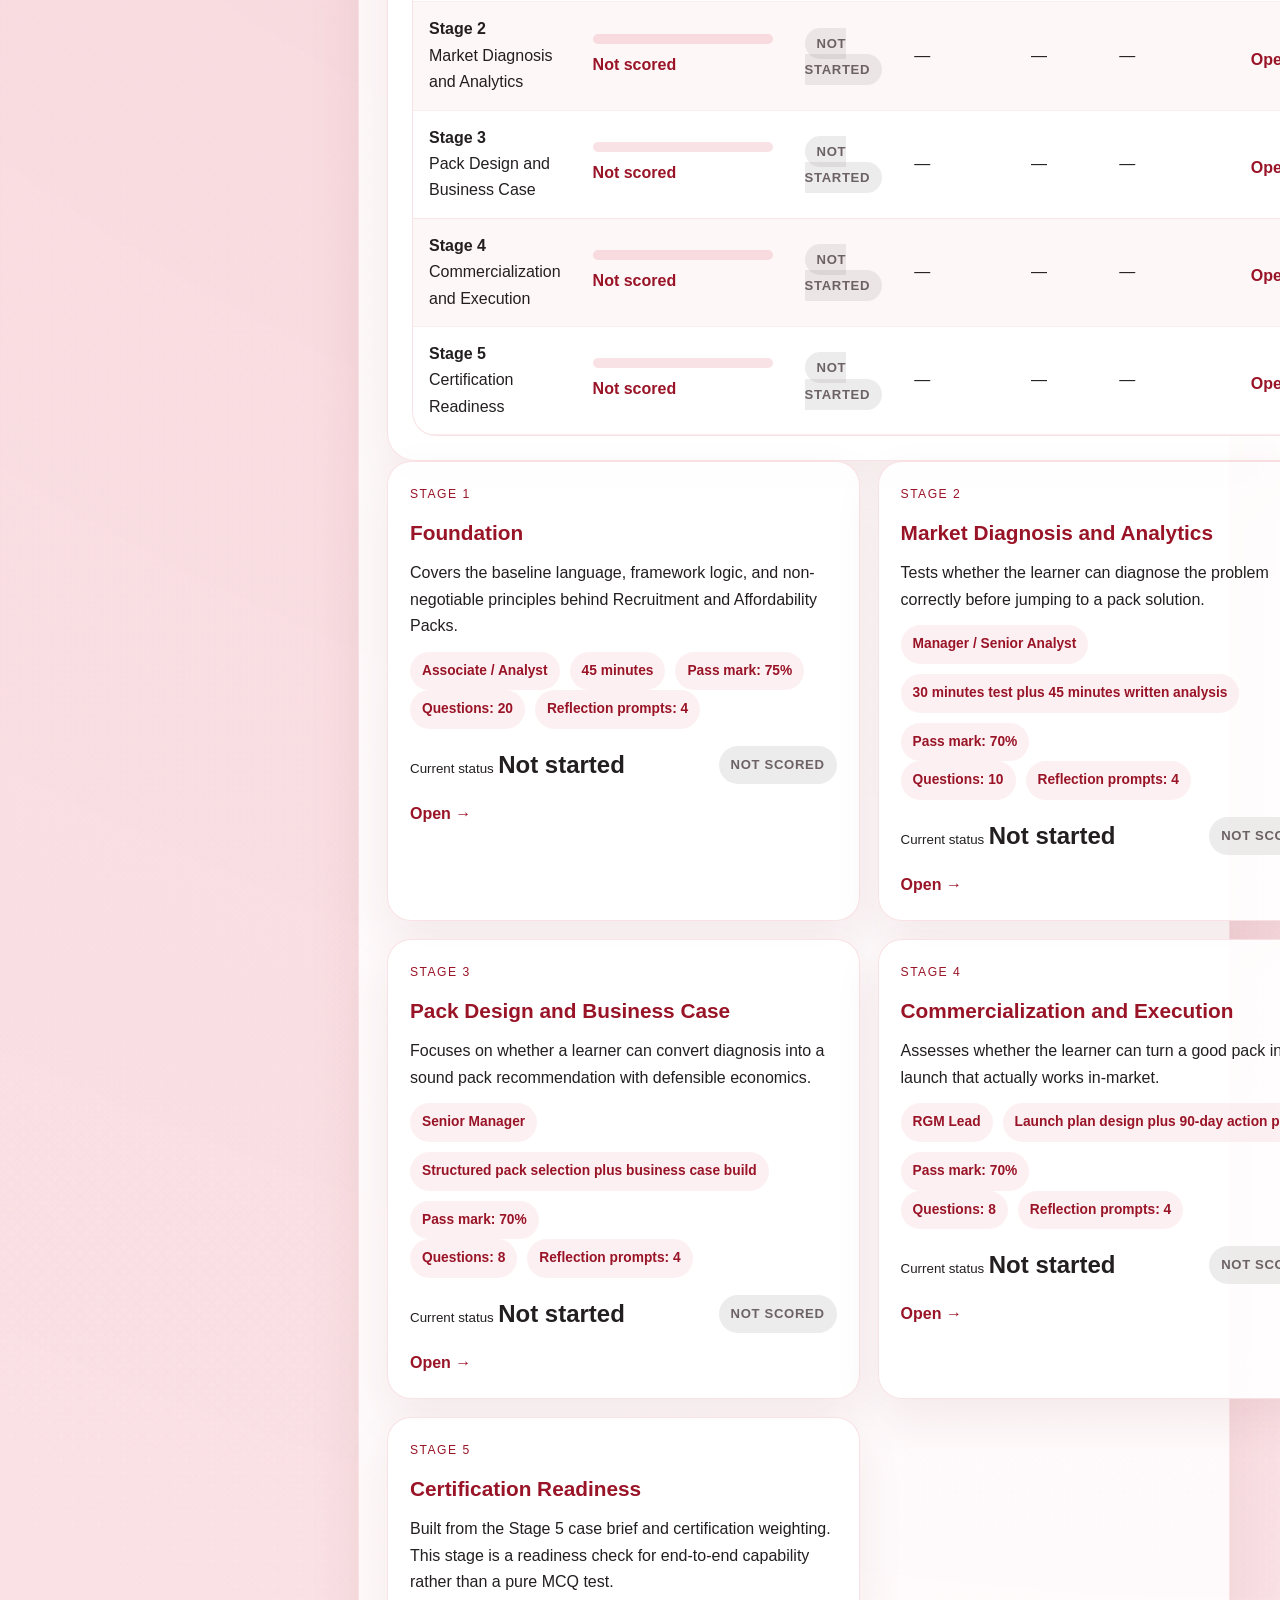
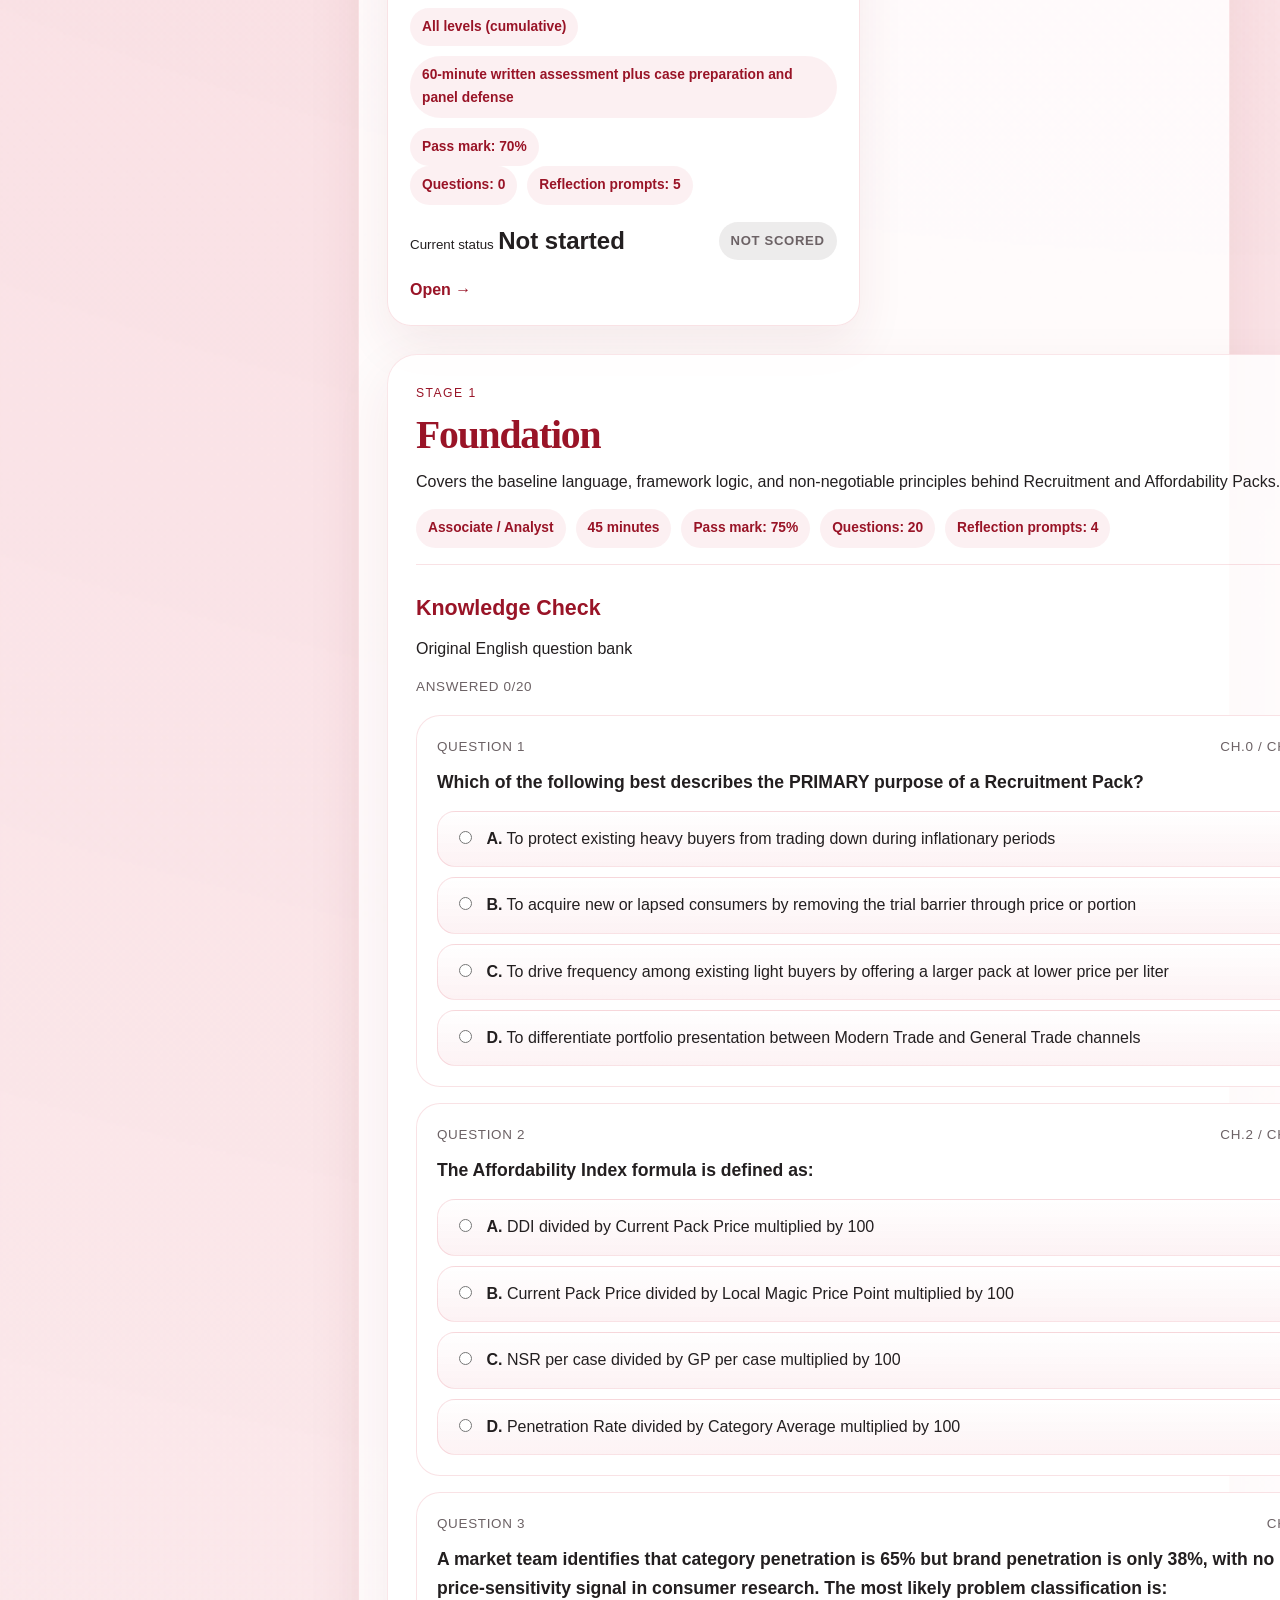
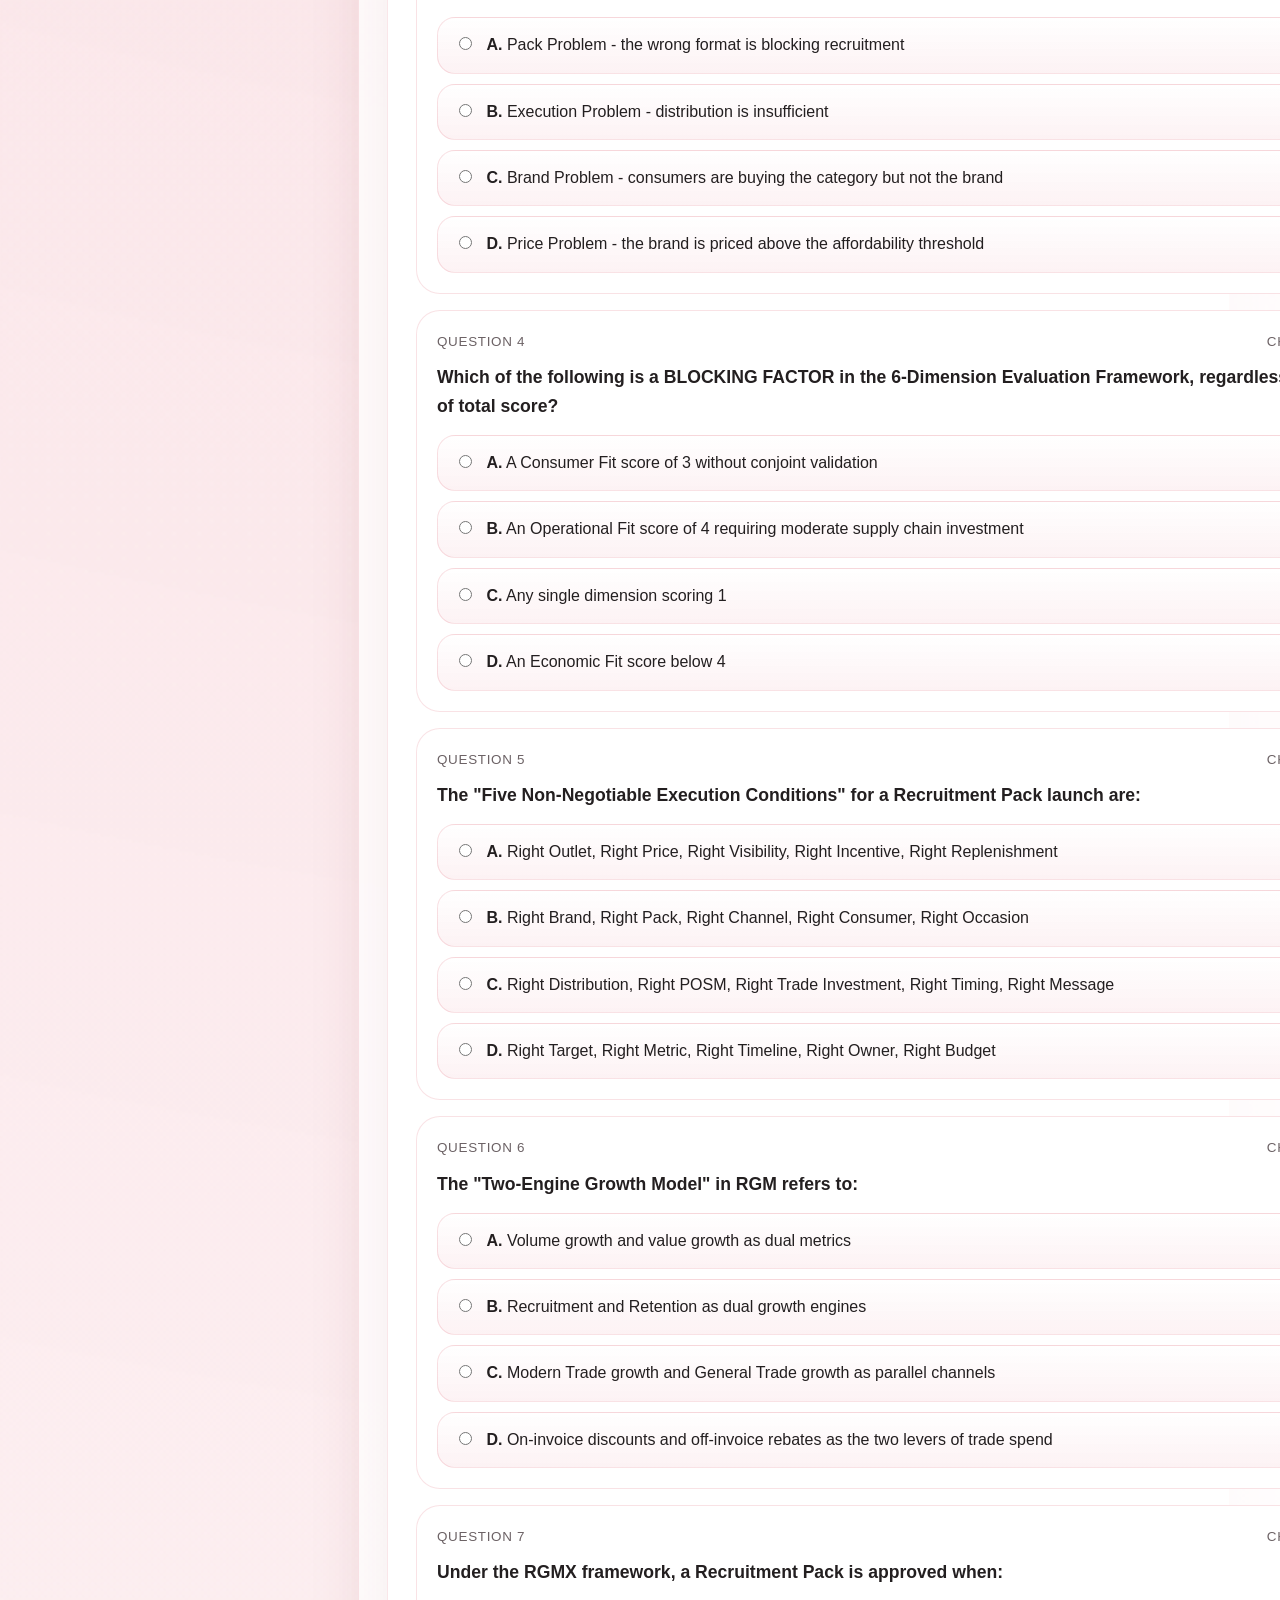
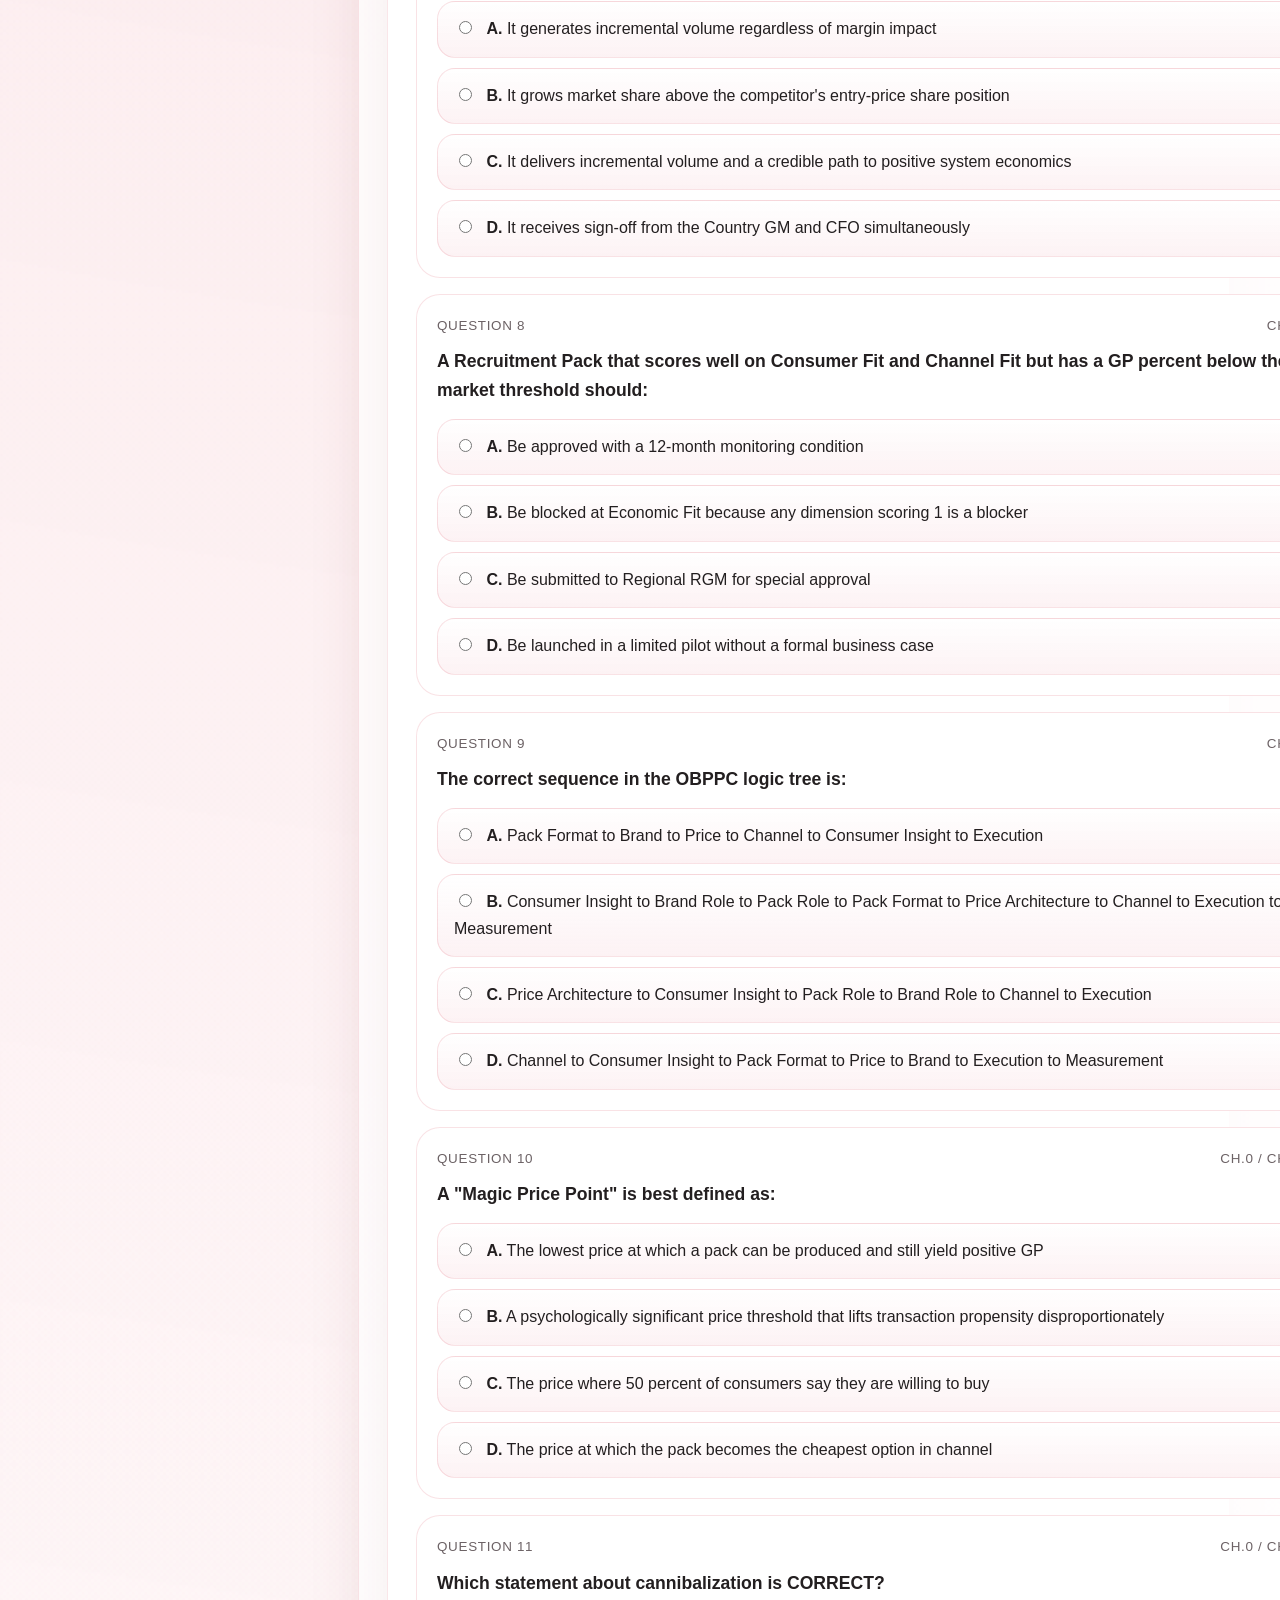
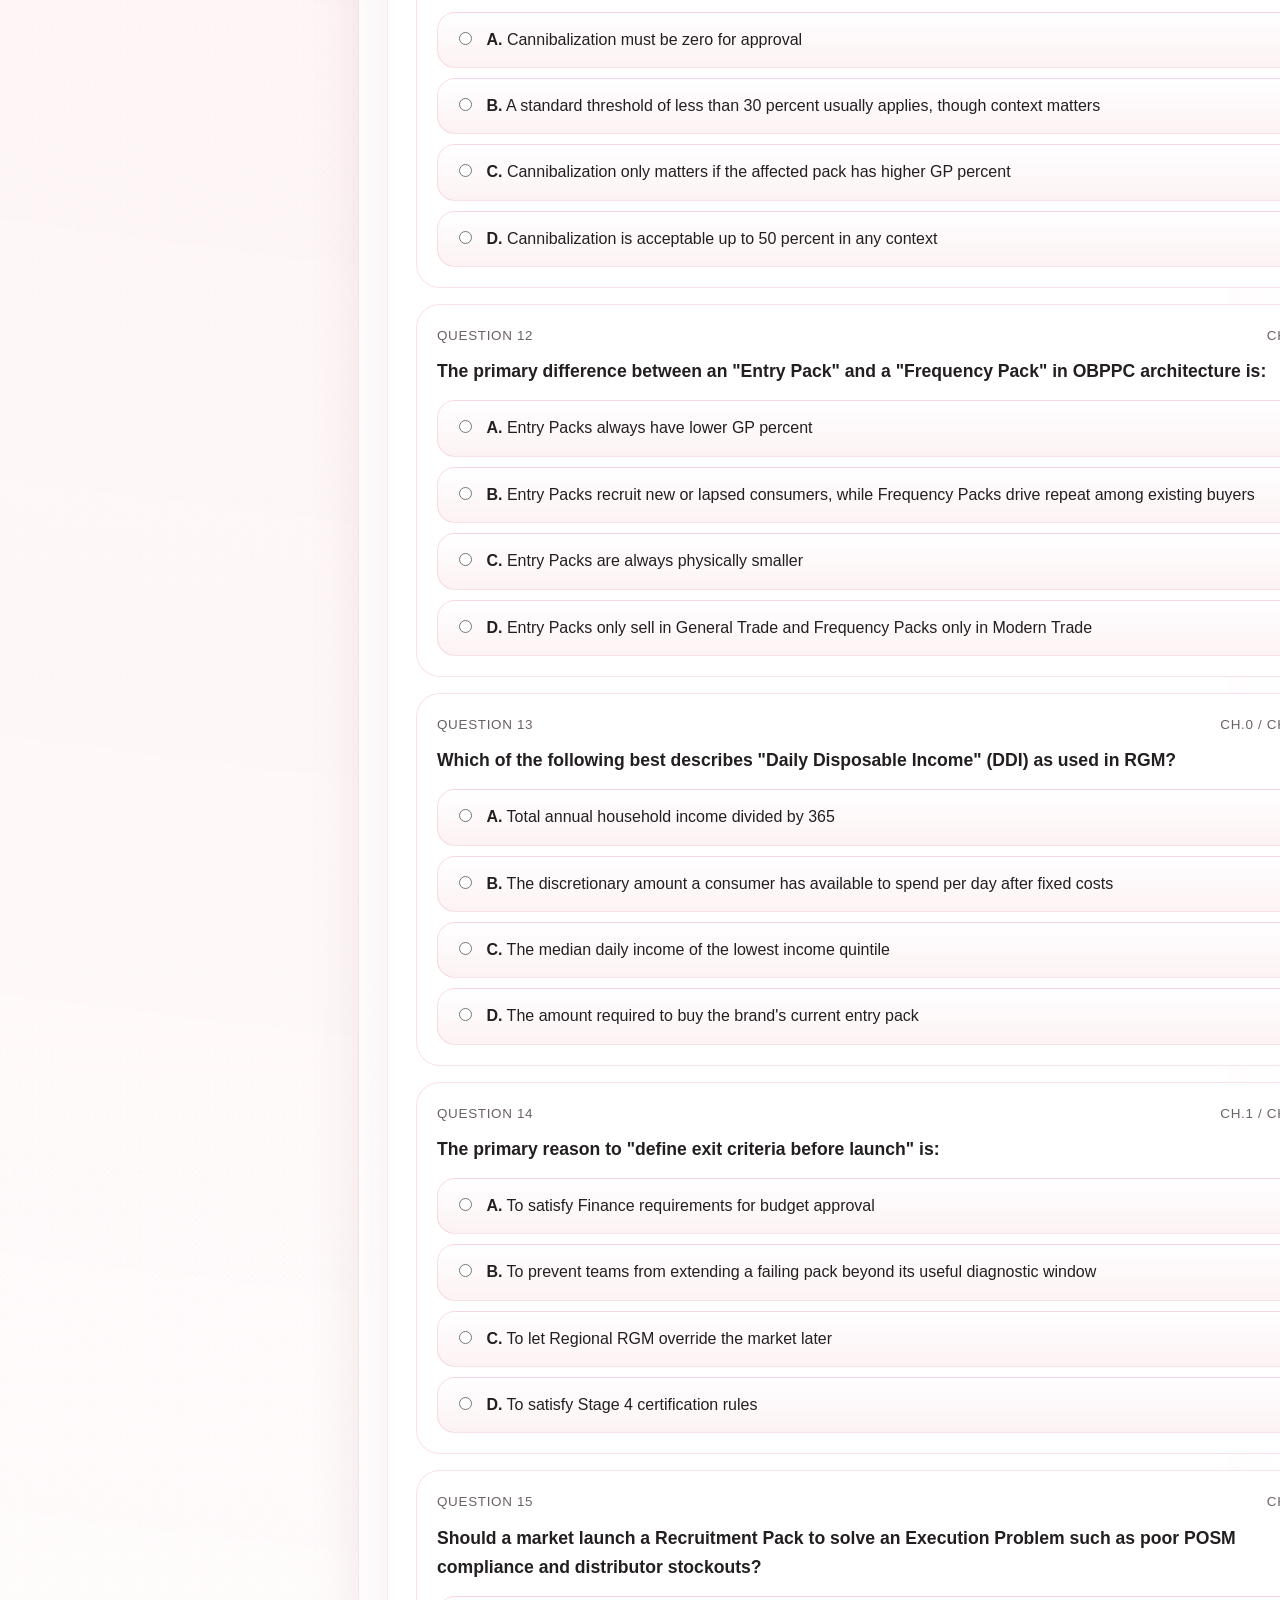
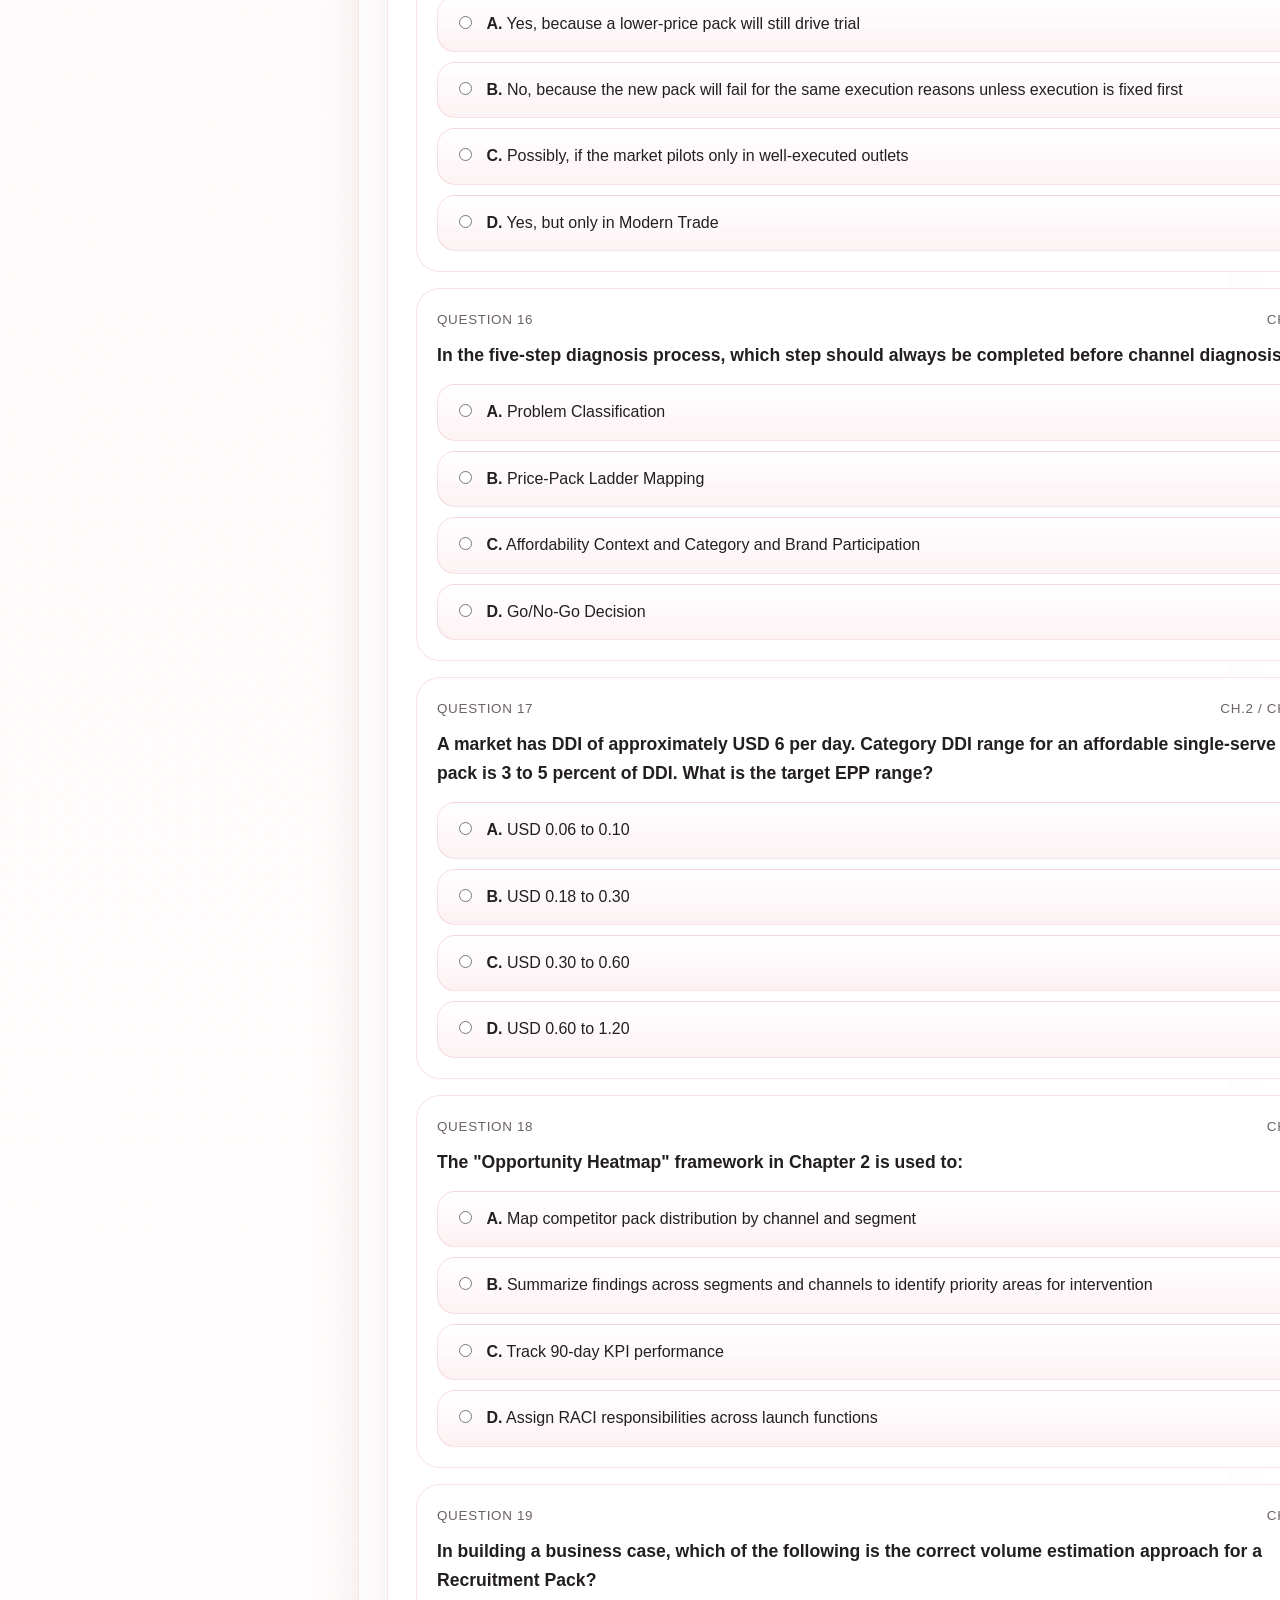
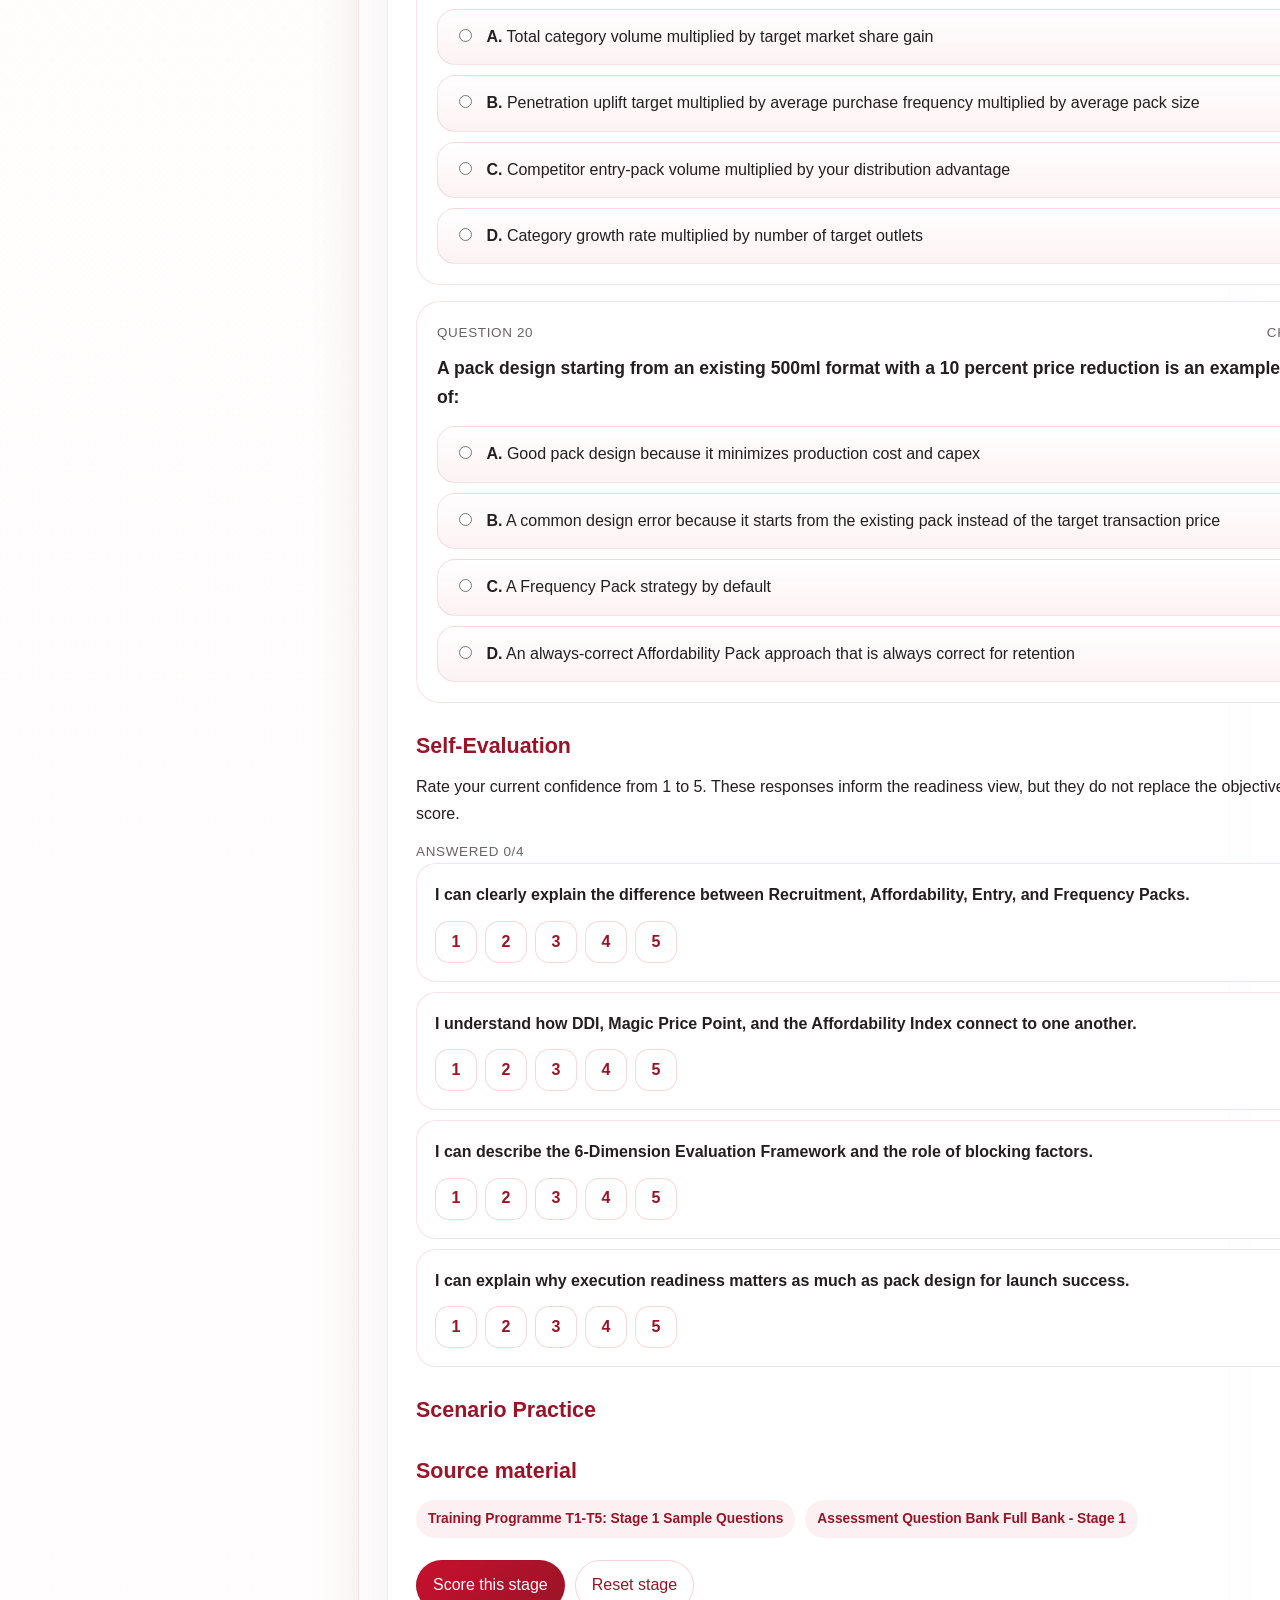
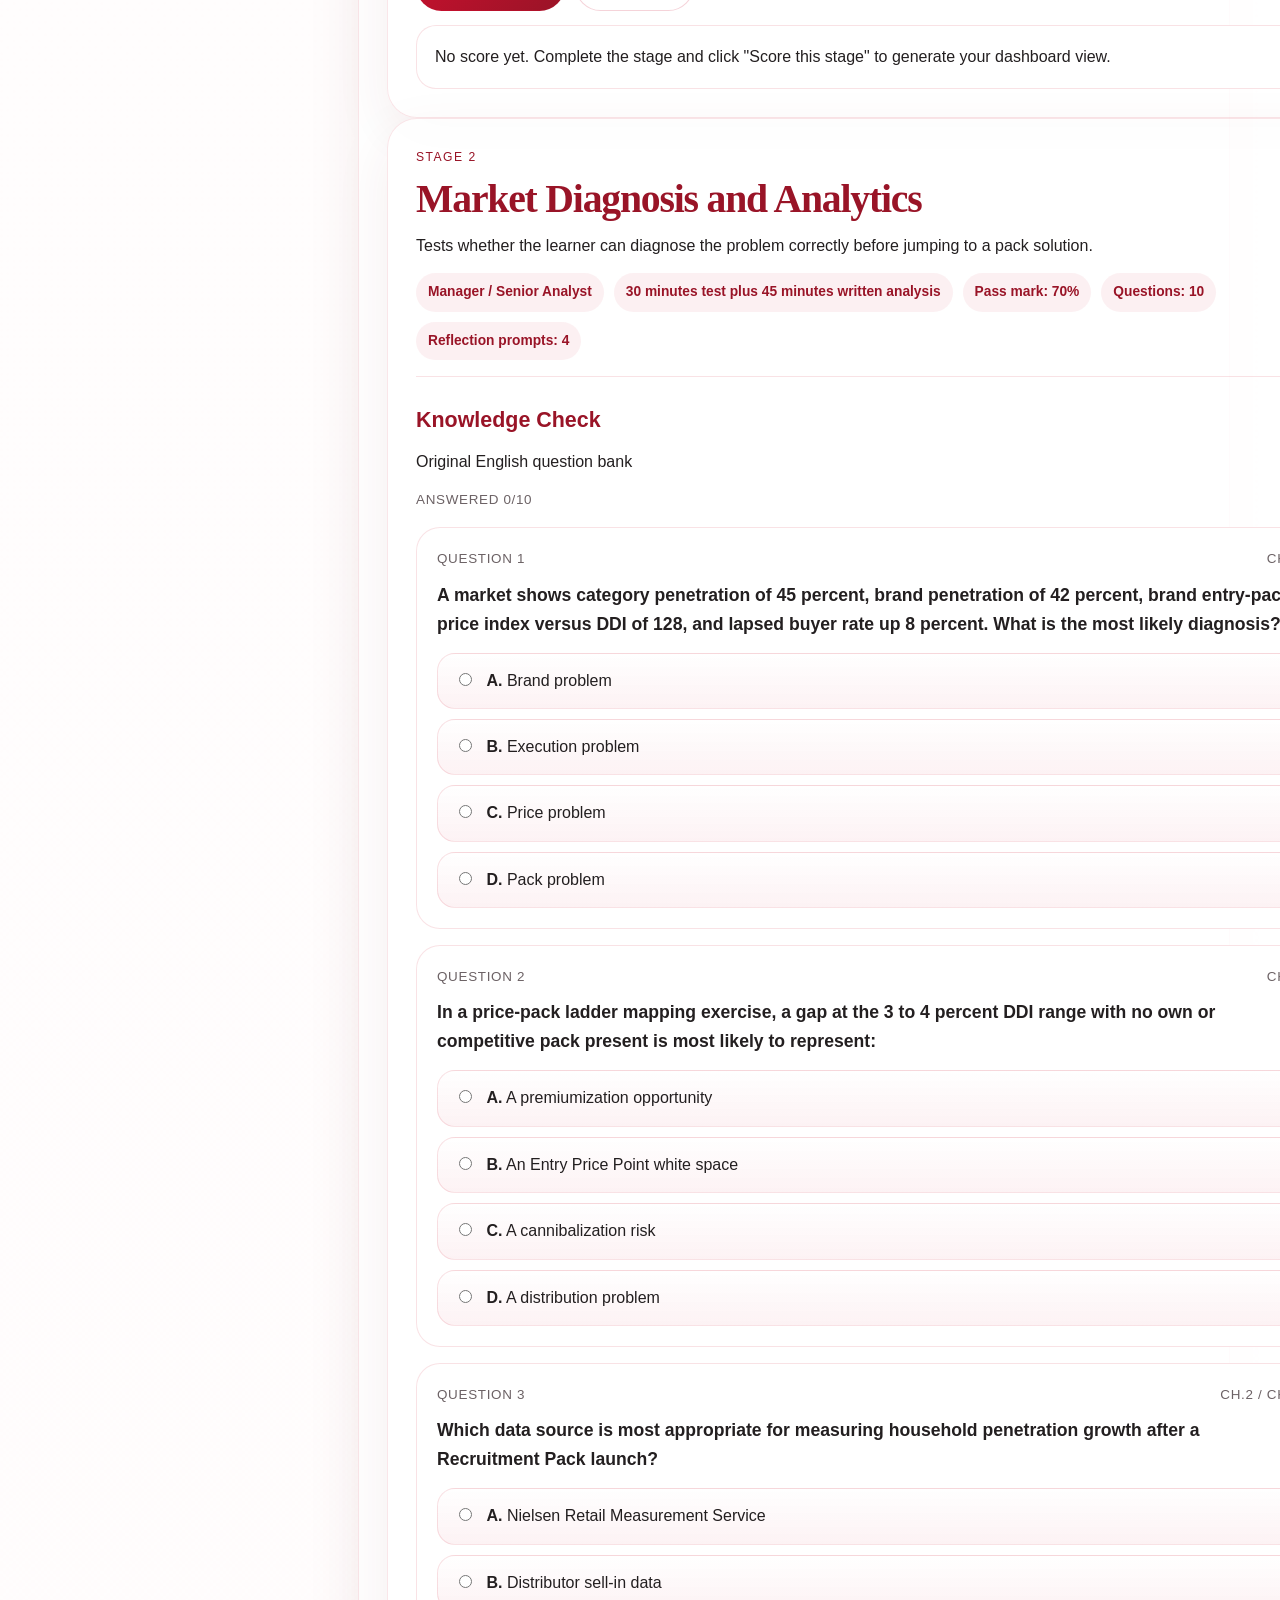
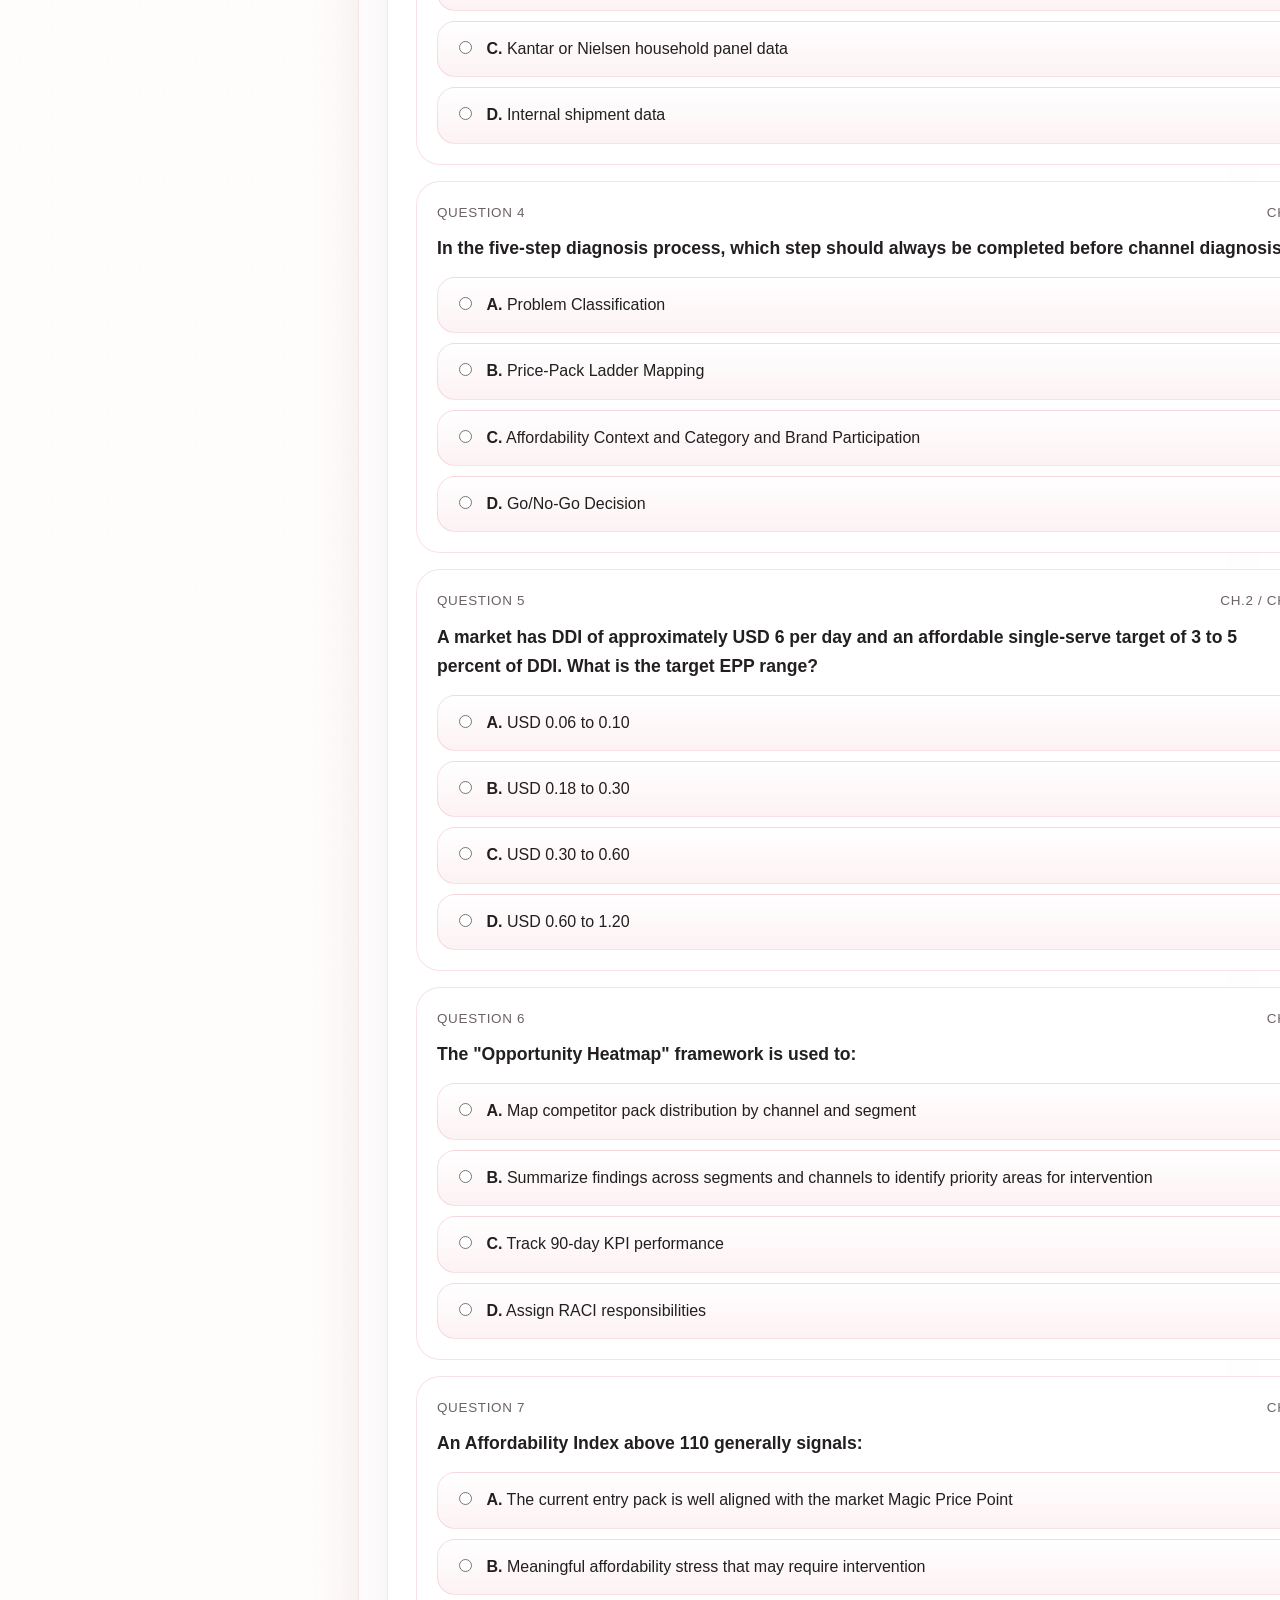
<file: chapters/t1-t5-self-assessment.html>
<!DOCTYPE html>
<html lang="en">
<head>
  <meta charset="utf-8" />
  <meta name="viewport" content="width=device-width, initial-scale=1" />
  <title>T1-T5 Self-Assessment | RGM Recruitment Pack Playbook | Web Edition</title>
  <link rel="stylesheet" href="../styles.css" />
</head>
<body>

  <header class="topbar">
    <div class="topbar-inner">
      <div class="brand-lockup">
        <div class="brand-pill">C</div>
        <div class="brand-copy">
          <strong>Swire Coca-Cola RGM</strong>
          <span>Recruitment Pack Playbook | Multi-page Edition</span>
        </div>
      </div>
      <div class="topbar-actions">
        <a class="action-btn action-secondary" href="../assets/downloads/rgm-playbook-coke-red.docx" download>Download DOCX</a>
        <a class="action-btn action-primary" href="../assets/downloads/rgm-playbook-coke-red.pdf" download>Download PDF</a>
      </div>
    </div>
  </header>

  <div class="site-shell">
    <div class="chapter-shell">
      <aside class="chapter-sidebar reveal">
        <h2 id="assessment-side-title">T1-T5 Self-Assessment</h2>
        <p class="body-copy" id="assessment-side-copy">Use the original certification question bank and stage criteria to assess current readiness after reading the playbook.</p>
        <a class="side-link" id="assessment-back-link" href="../index.html">Back to overview</a>
        <div class="section-list">
          <a id="assessment-nav-1" href="#stage-1">Stage 1 Foundation</a>
          <a id="assessment-nav-2" href="#stage-2">Stage 2 Market Diagnosis</a>
          <a id="assessment-nav-3" href="#stage-3">Stage 3 Pack Design</a>
          <a id="assessment-nav-4" href="#stage-4">Stage 4 Commercialization</a>
          <a id="assessment-nav-5" href="#stage-5">Stage 5 Certification Readiness</a>
        </div>
      </aside>

      <main class="chapter-article">
        <div class="chapter-hero">
          <section class="chapter-summary reveal">
            <p class="eyebrow" id="assessment-hero-eyebrow">Interactive Assessment</p>
            <h1 id="assessment-hero-title">T1-T5 Self-Assessment</h1>
            <p id="assessment-hero-copy">After reading the full playbook, learners can use this page to test knowledge, rate confidence, practice scenario thinking, and understand where their current capability sits across each stage.</p>
          </section>
        </div>

        <section class="chapter visible searchable-scope assessment-root" id="assessment-app">
          <div id="assessment-overview"></div>
          <div id="assessment-stages"></div>
        </section>

        <div class="chapter-footer-nav">
          <a id="assessment-footer-training" href="training-programme-t1-t5-five-stage-certification-programme.html">Back to Training Programme T1-T5</a>
          <a id="assessment-footer-bank" href="assessment-question-bank-full-bank-stages-1-5.html">Open Assessment Question Bank</a>
          <a id="assessment-footer-home" href="../index.html">Return Home</a>
        </div>
      </main>
    </div>
  </div>

  <div class="site-footer">
    Multi-page package generated from the polished Coca-Cola red edition of the RGM Recruitment Pack Playbook.
  </div>

  <script src="../assets/data/t1-t5-self-assessment-data.js"></script>
  <script src="../app.js"></script>
  <script src="../assets/quiz/t1-t5-self-assessment.js"></script>
</body>
</html>
</file>
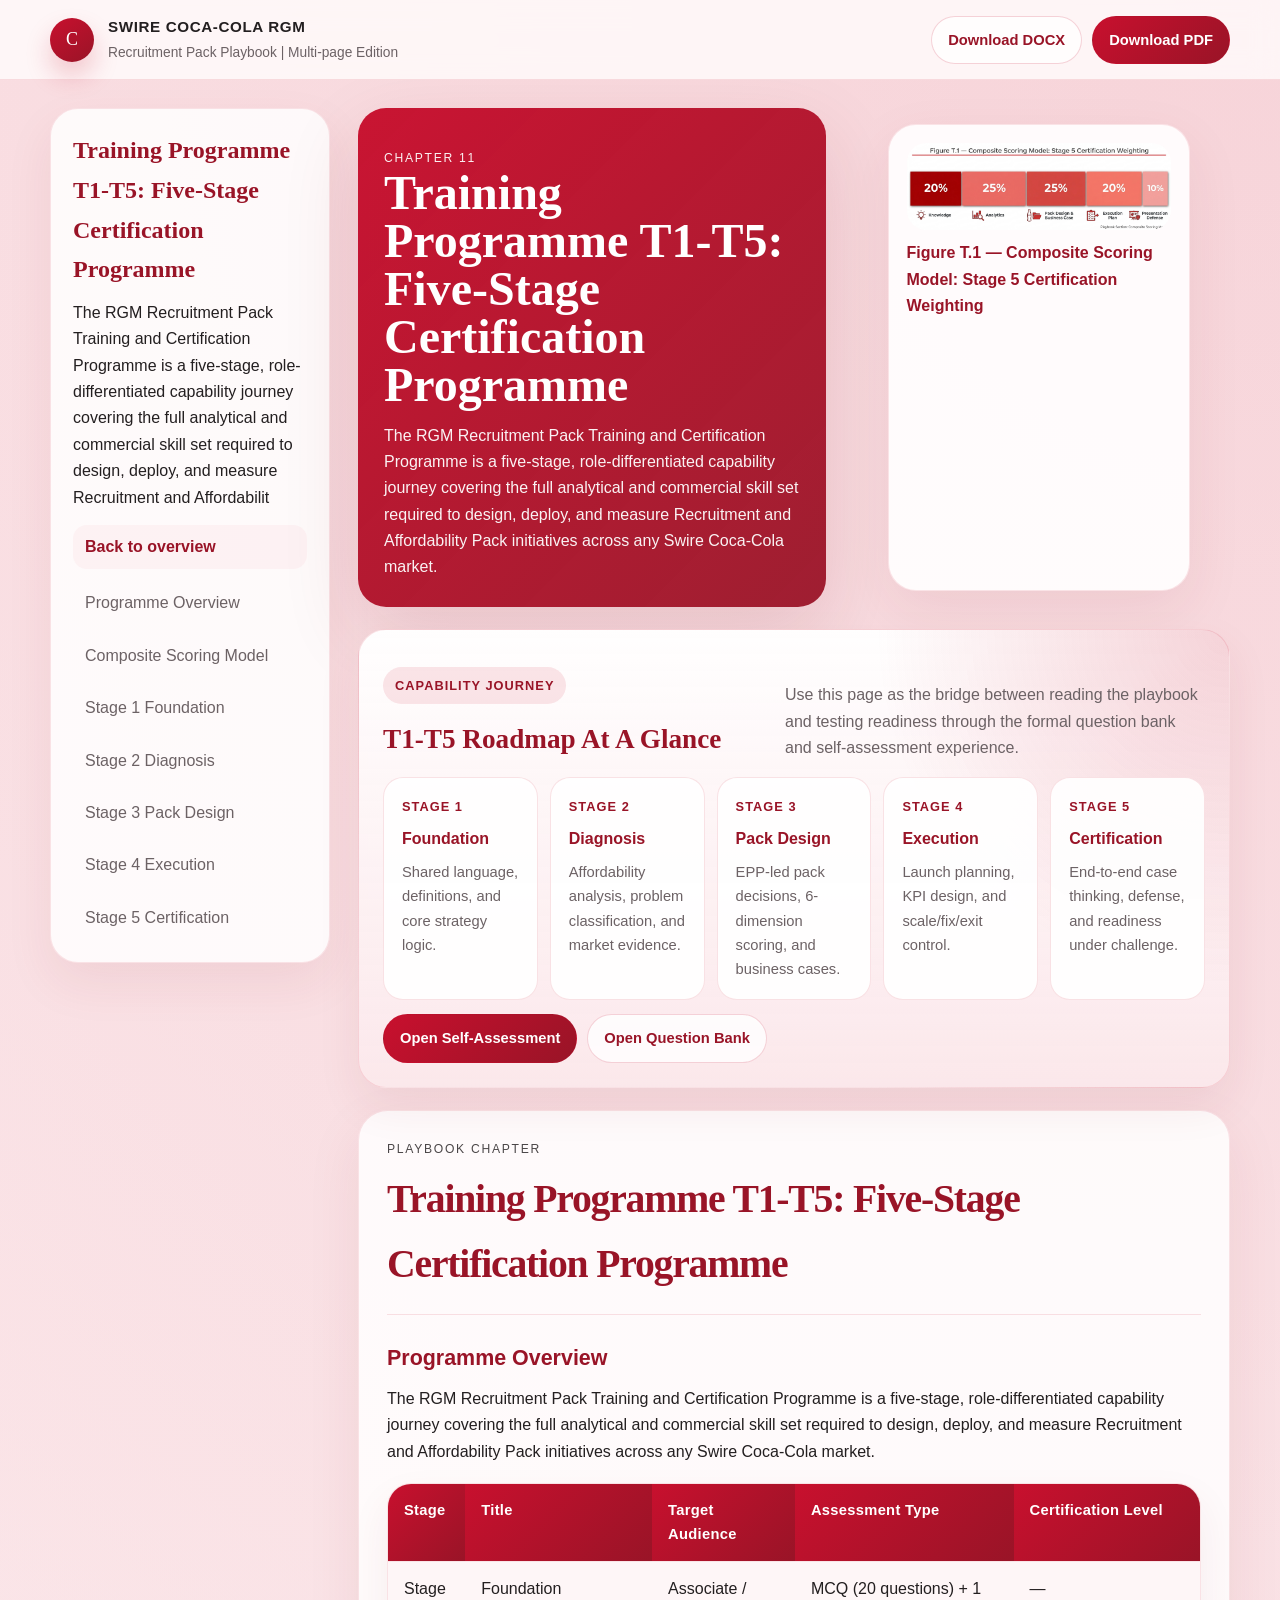
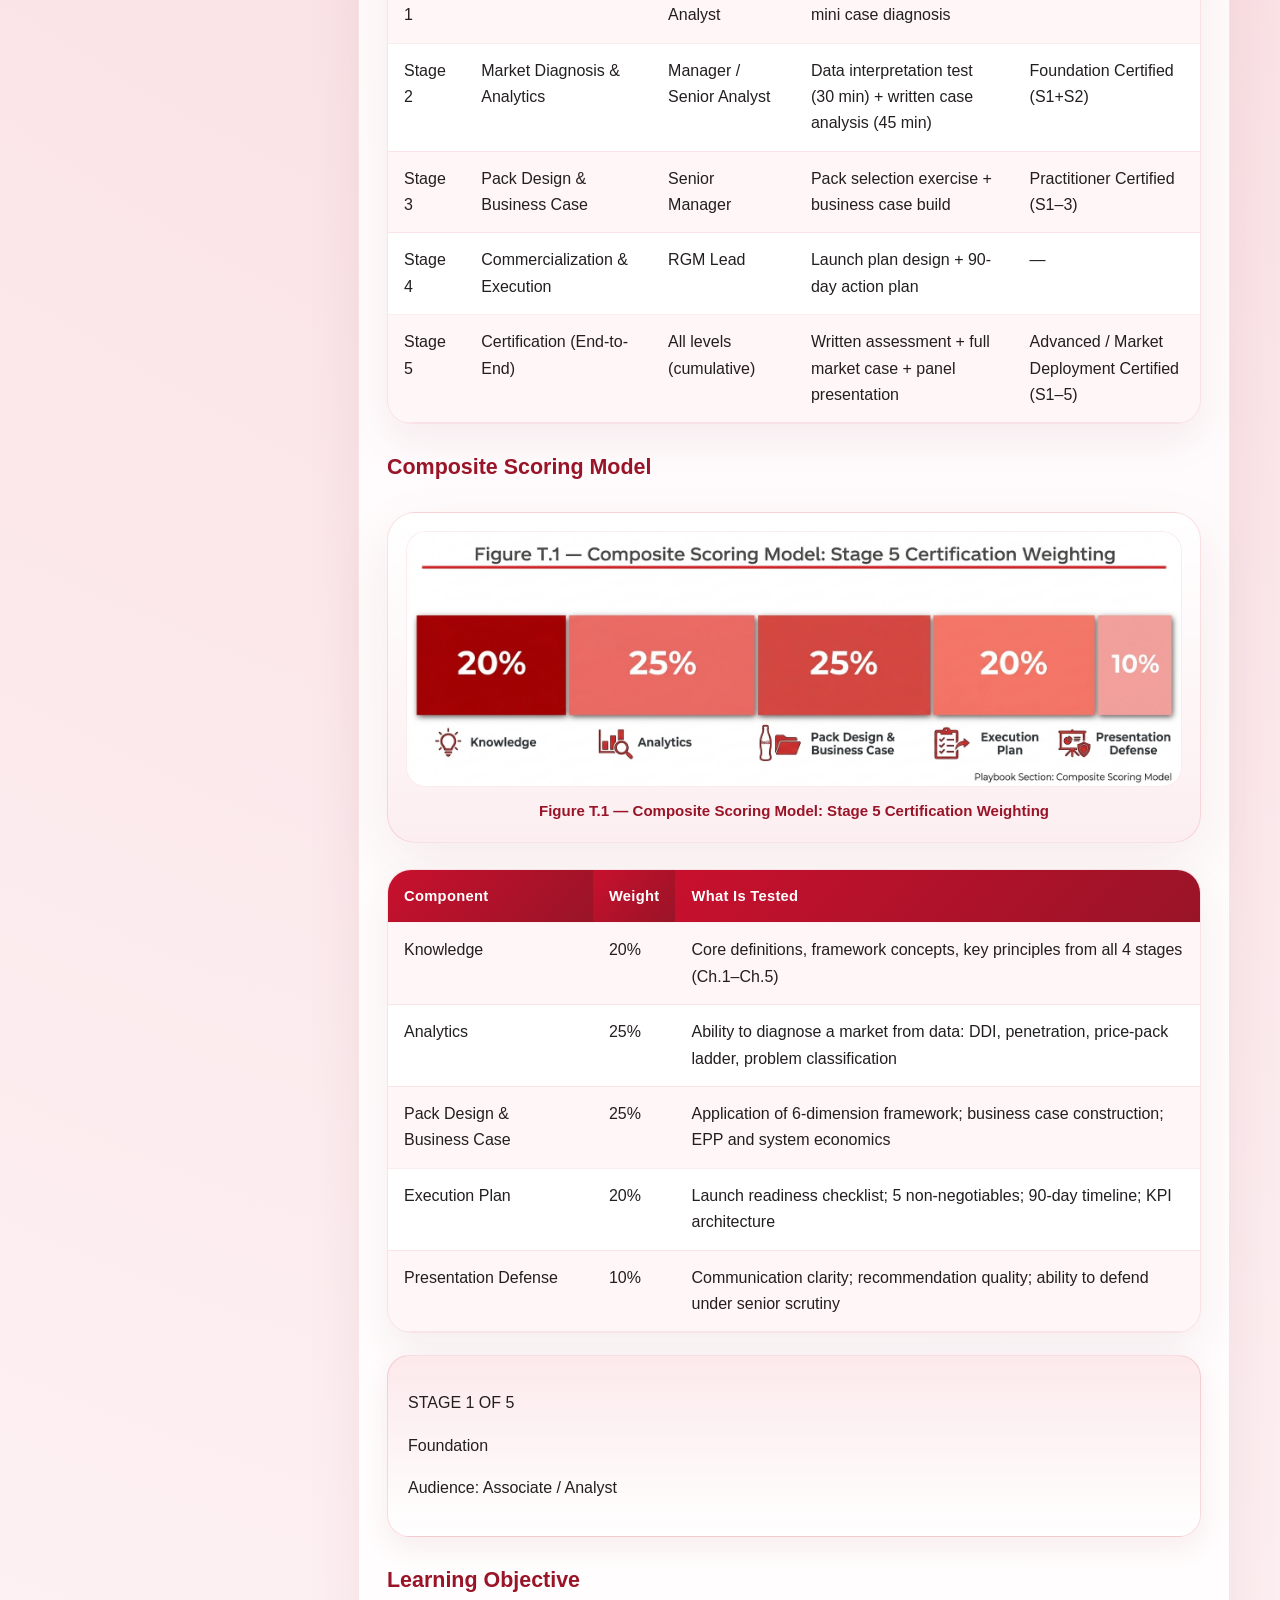
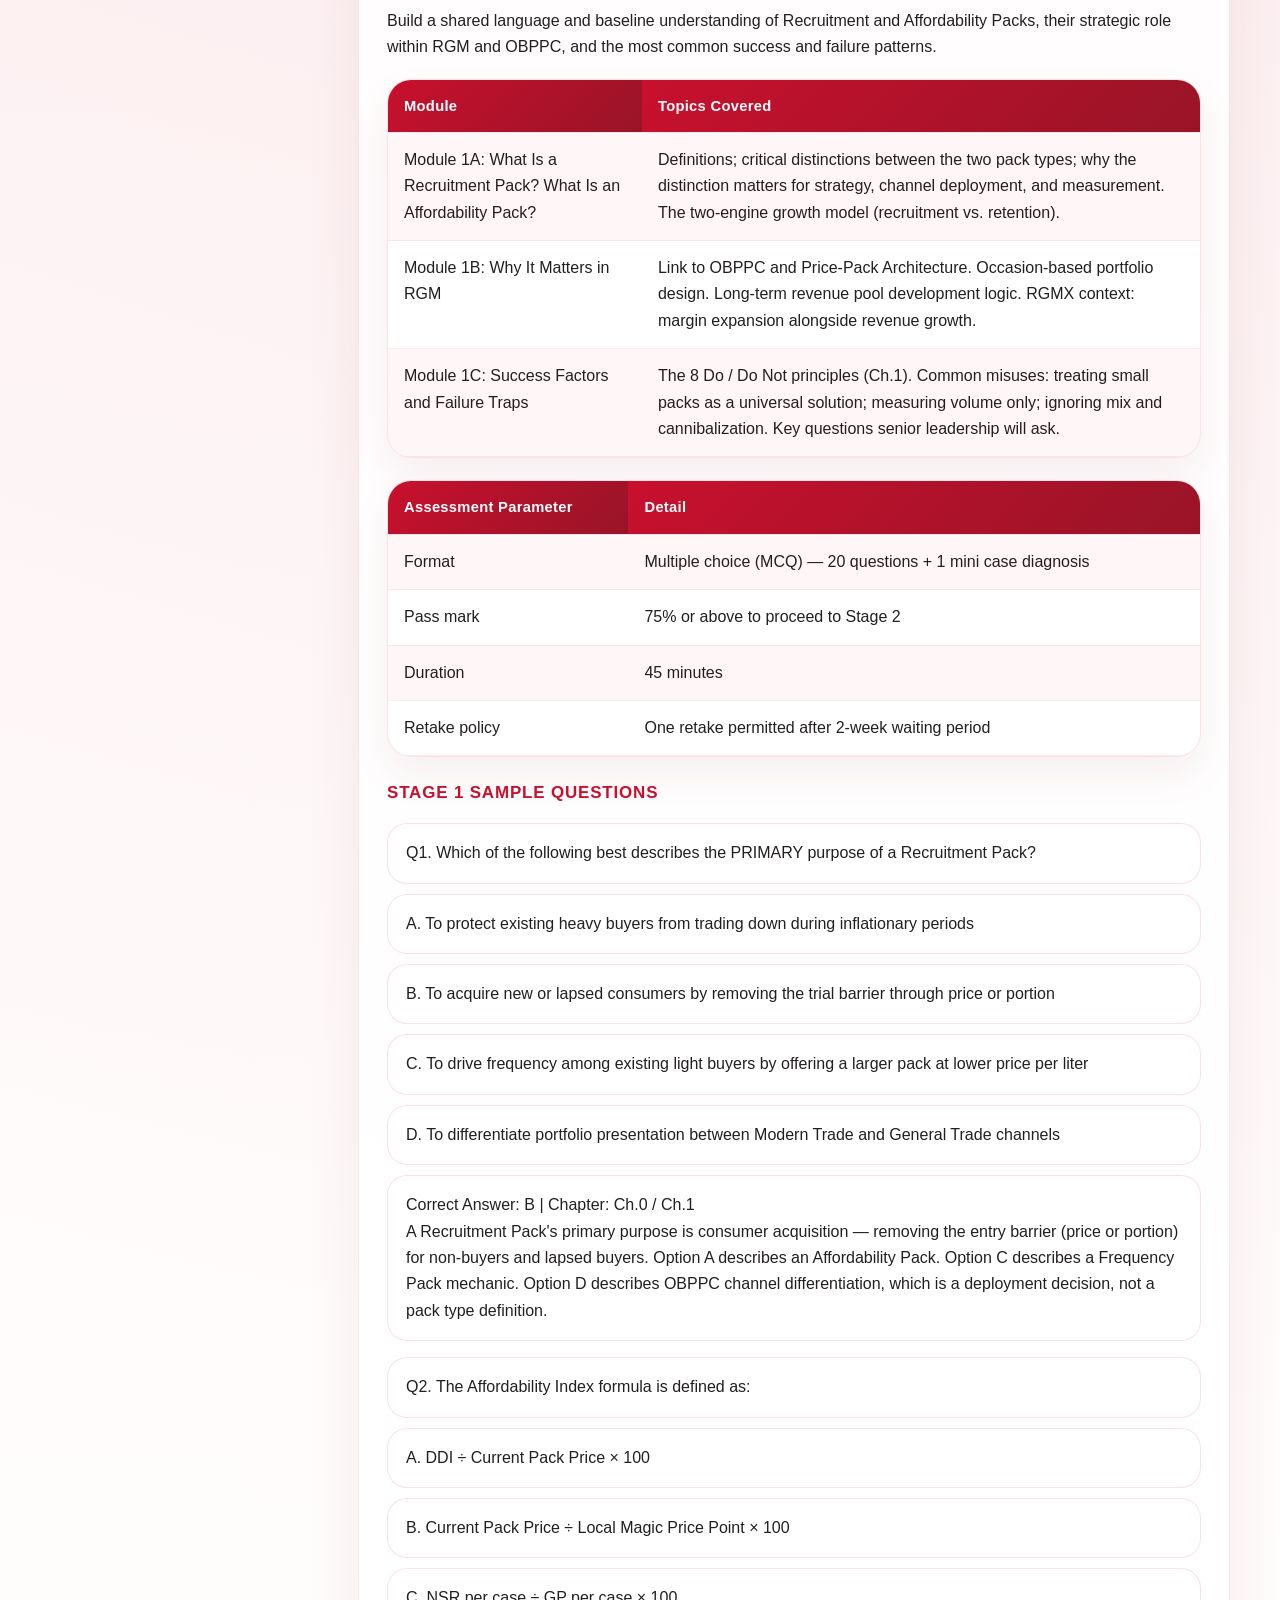
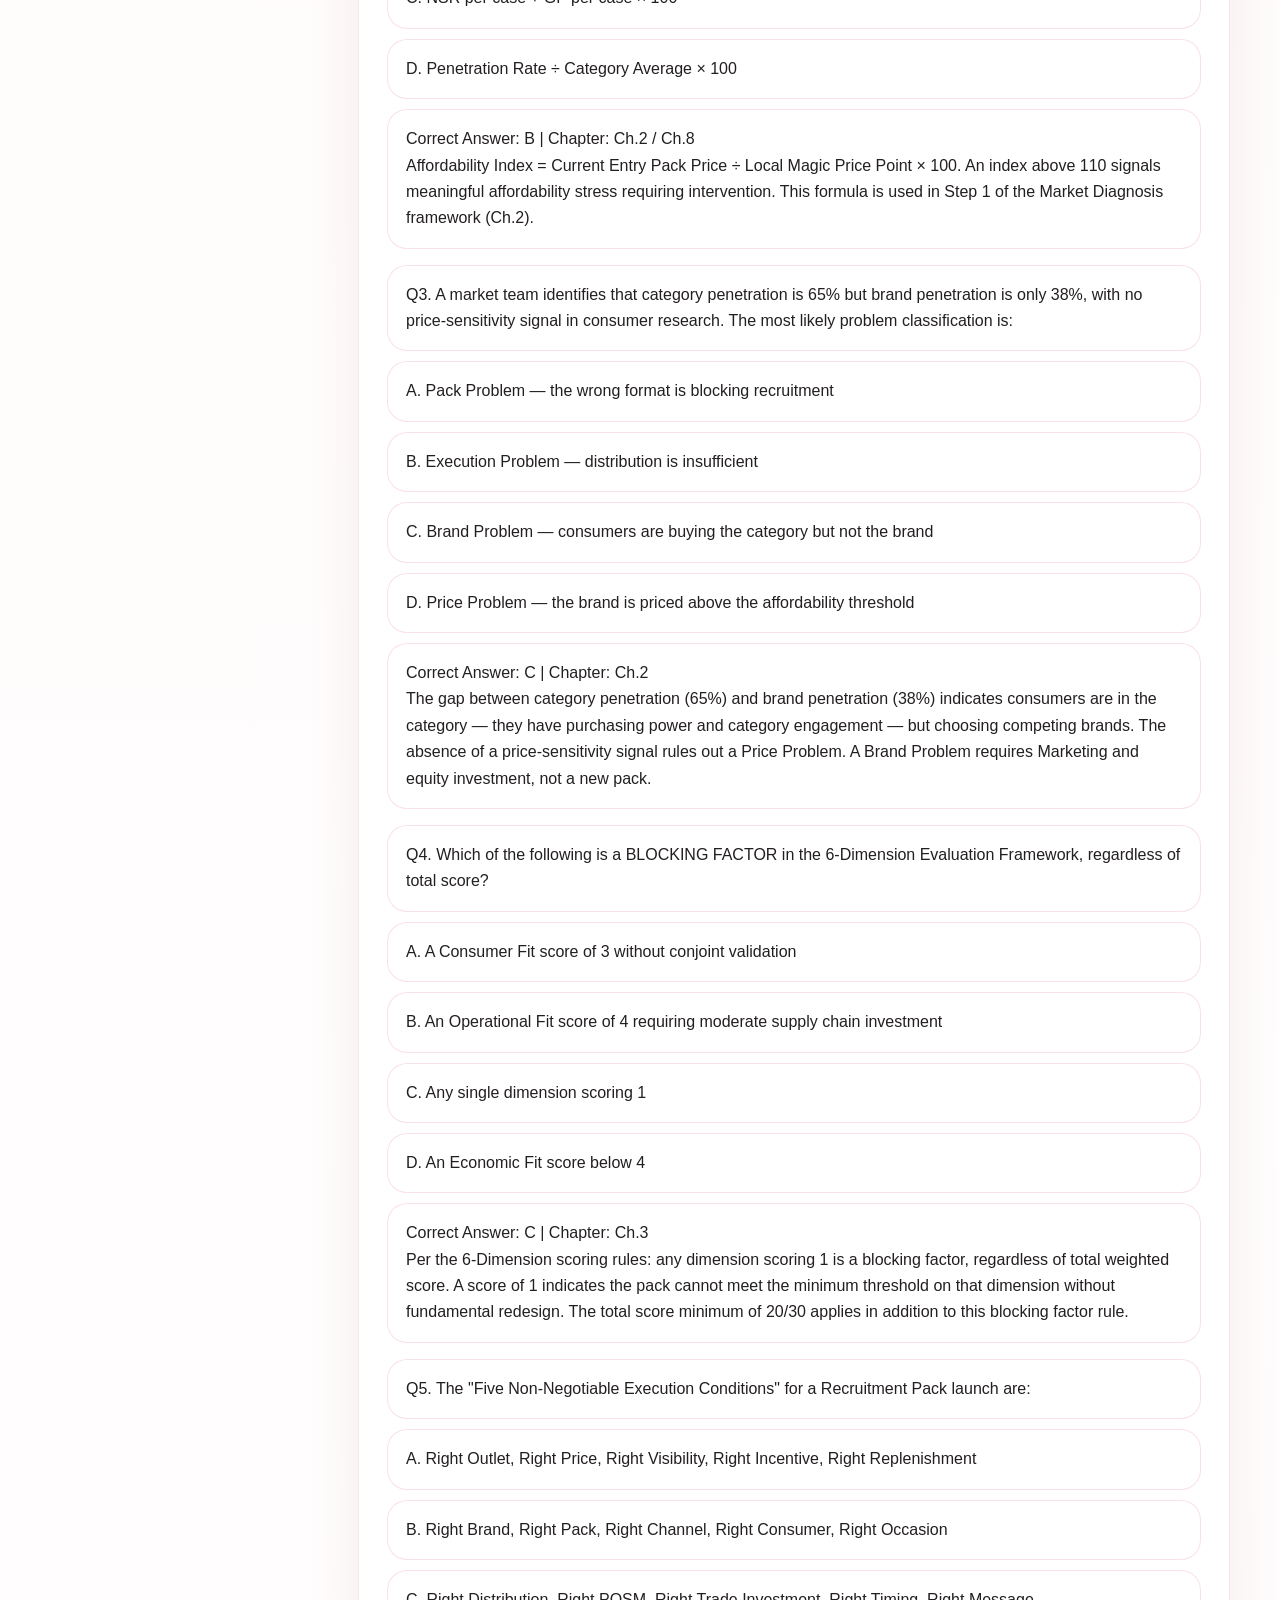
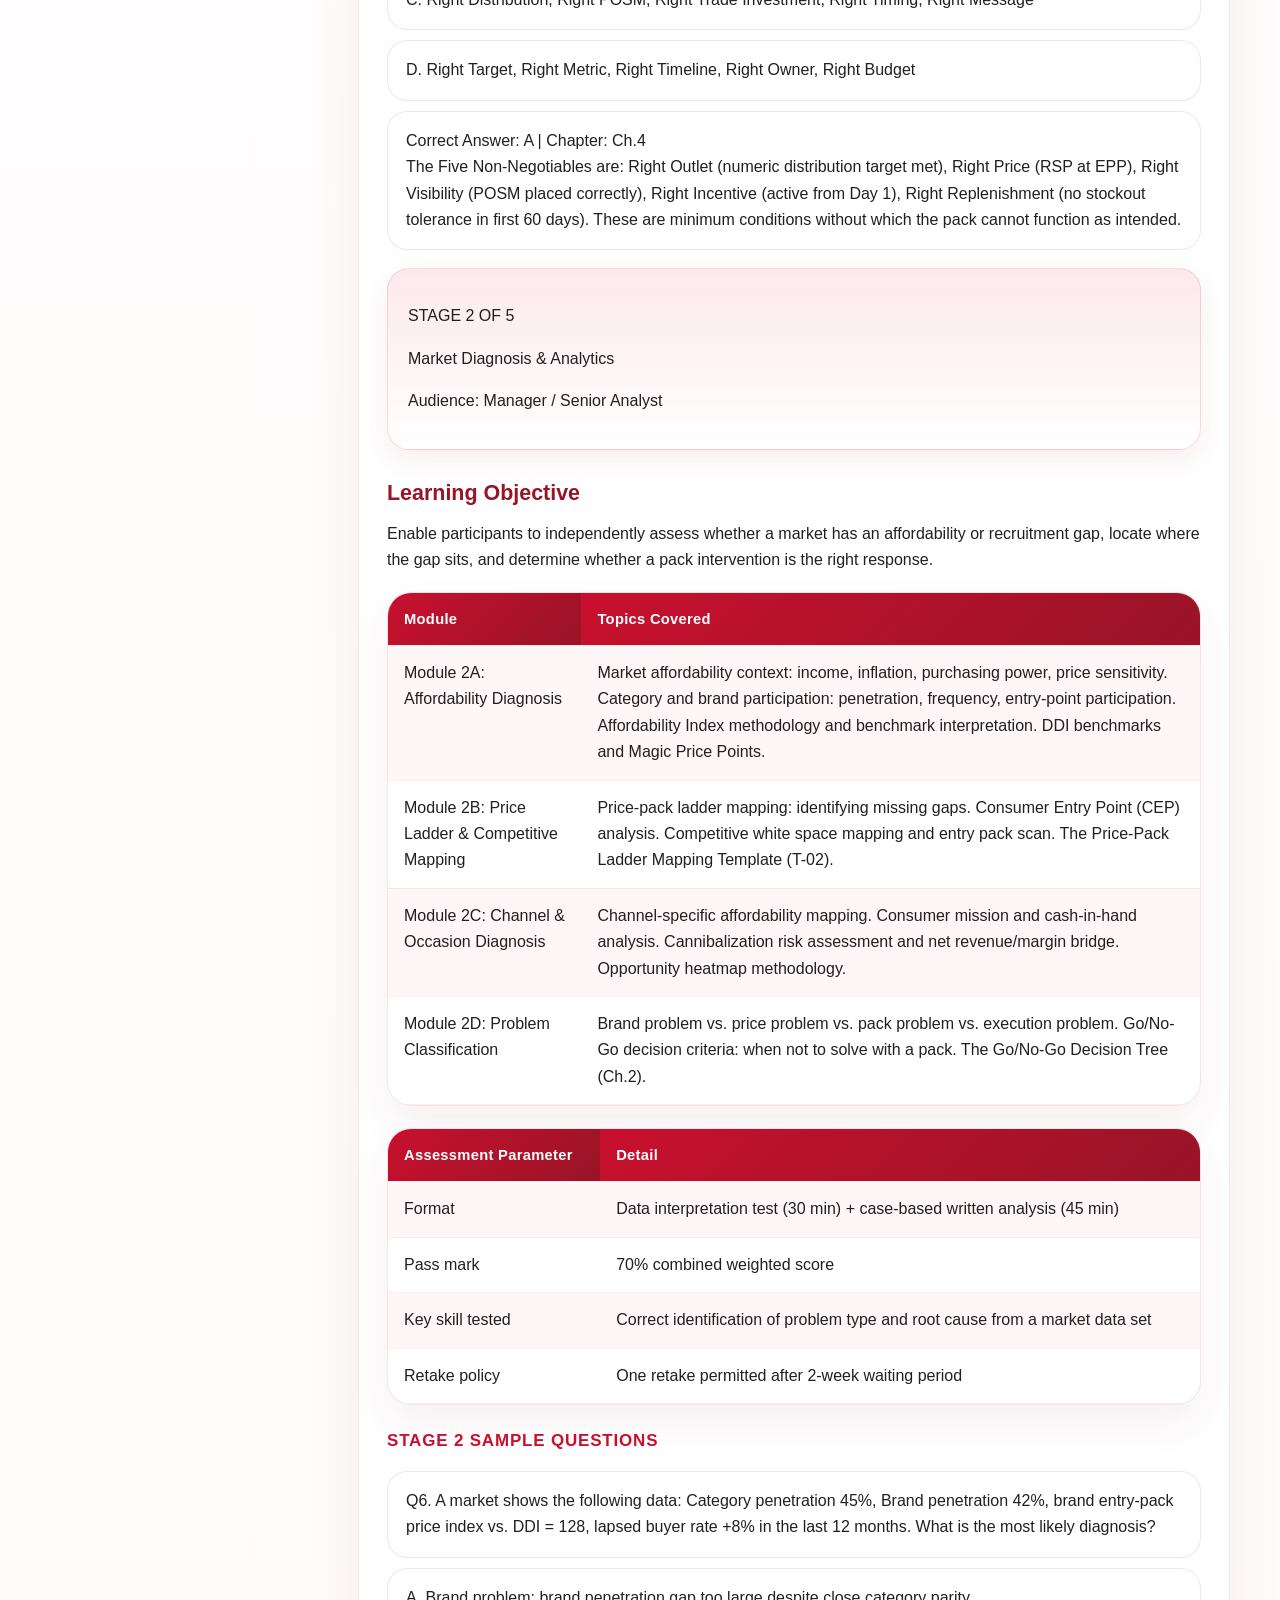
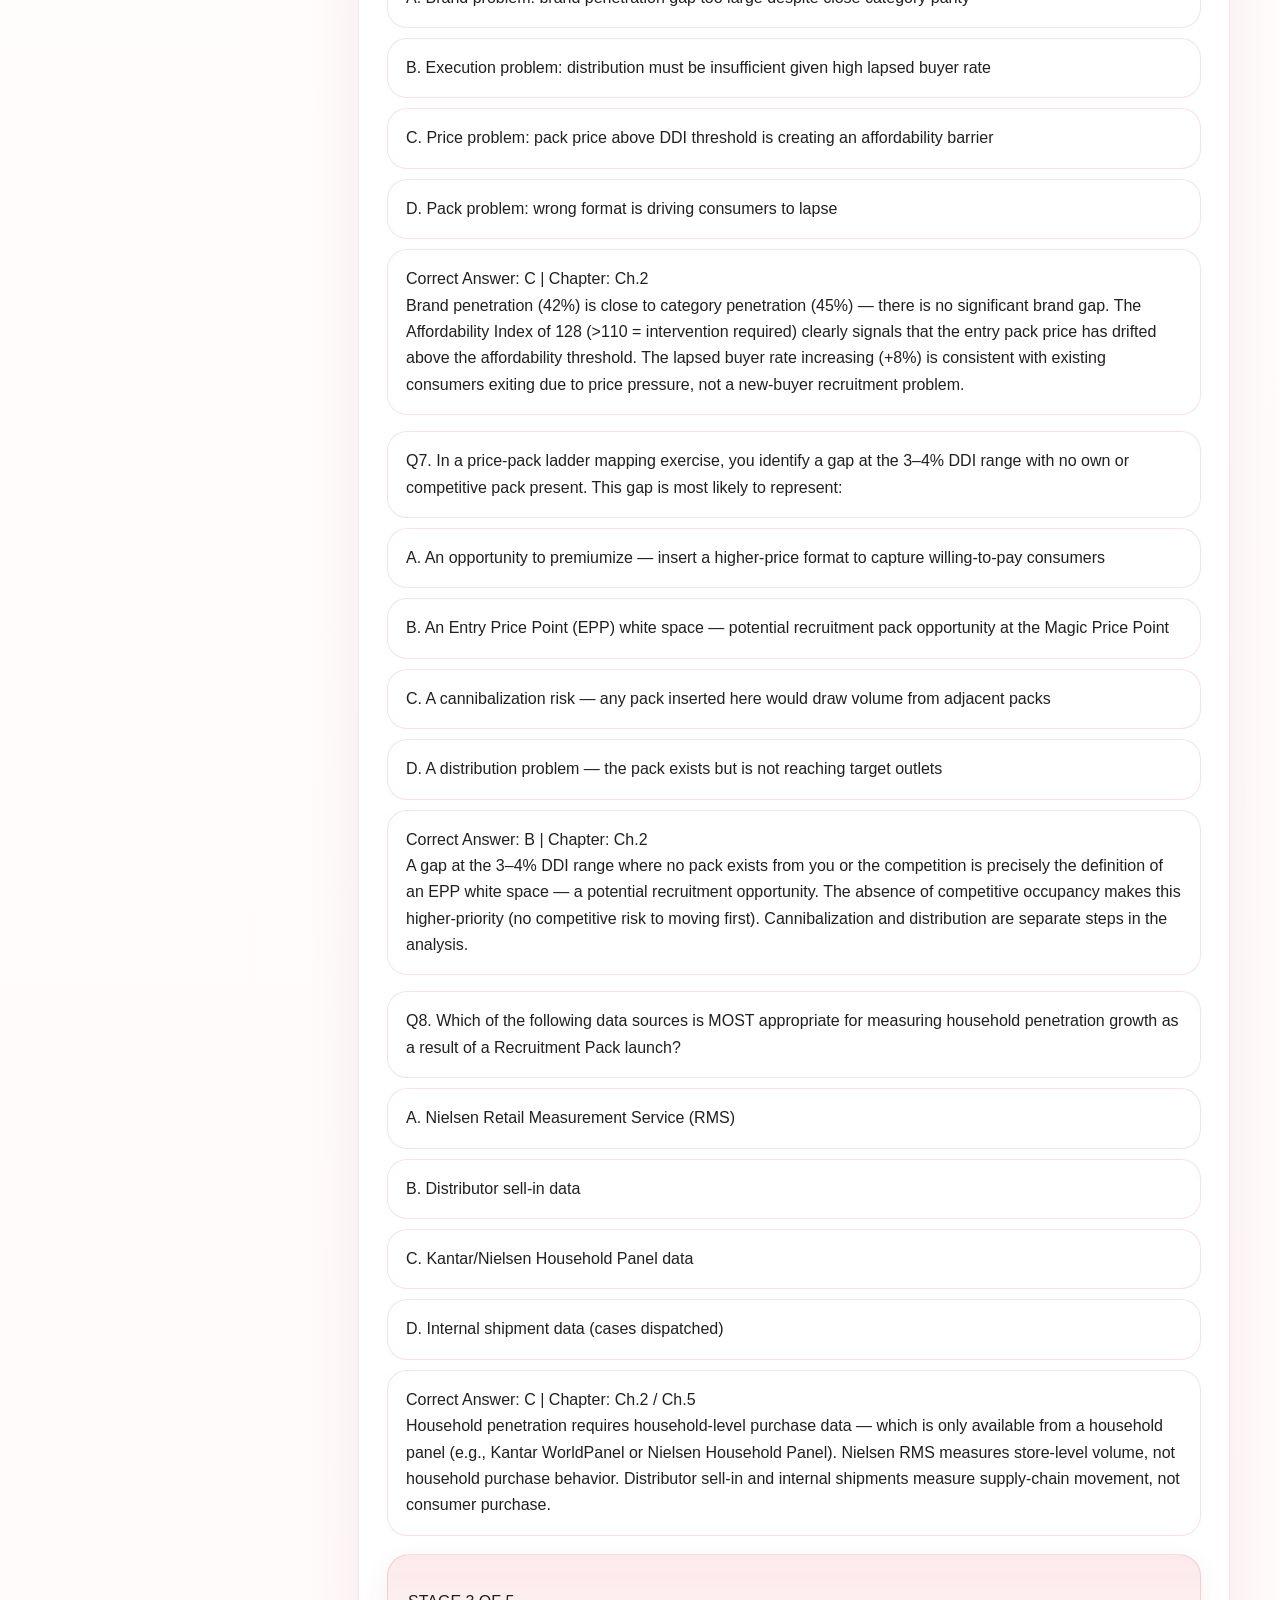
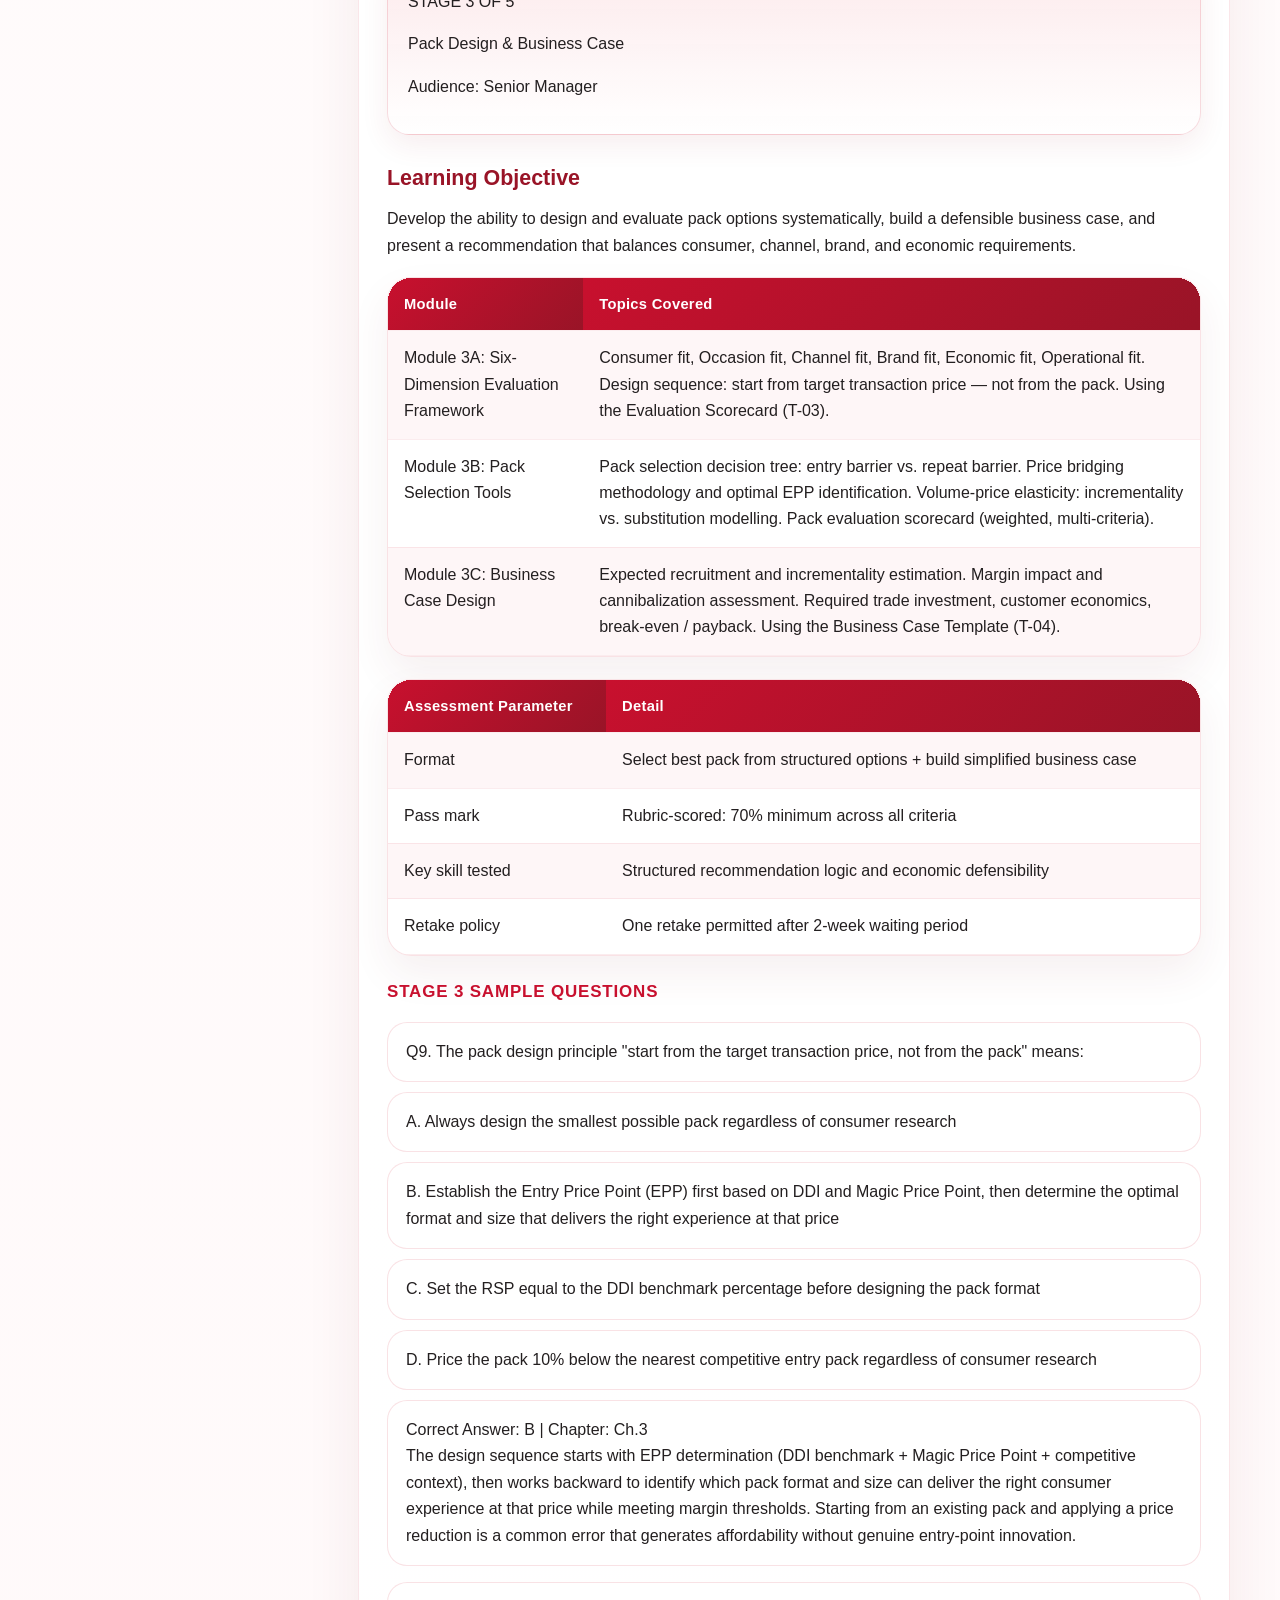
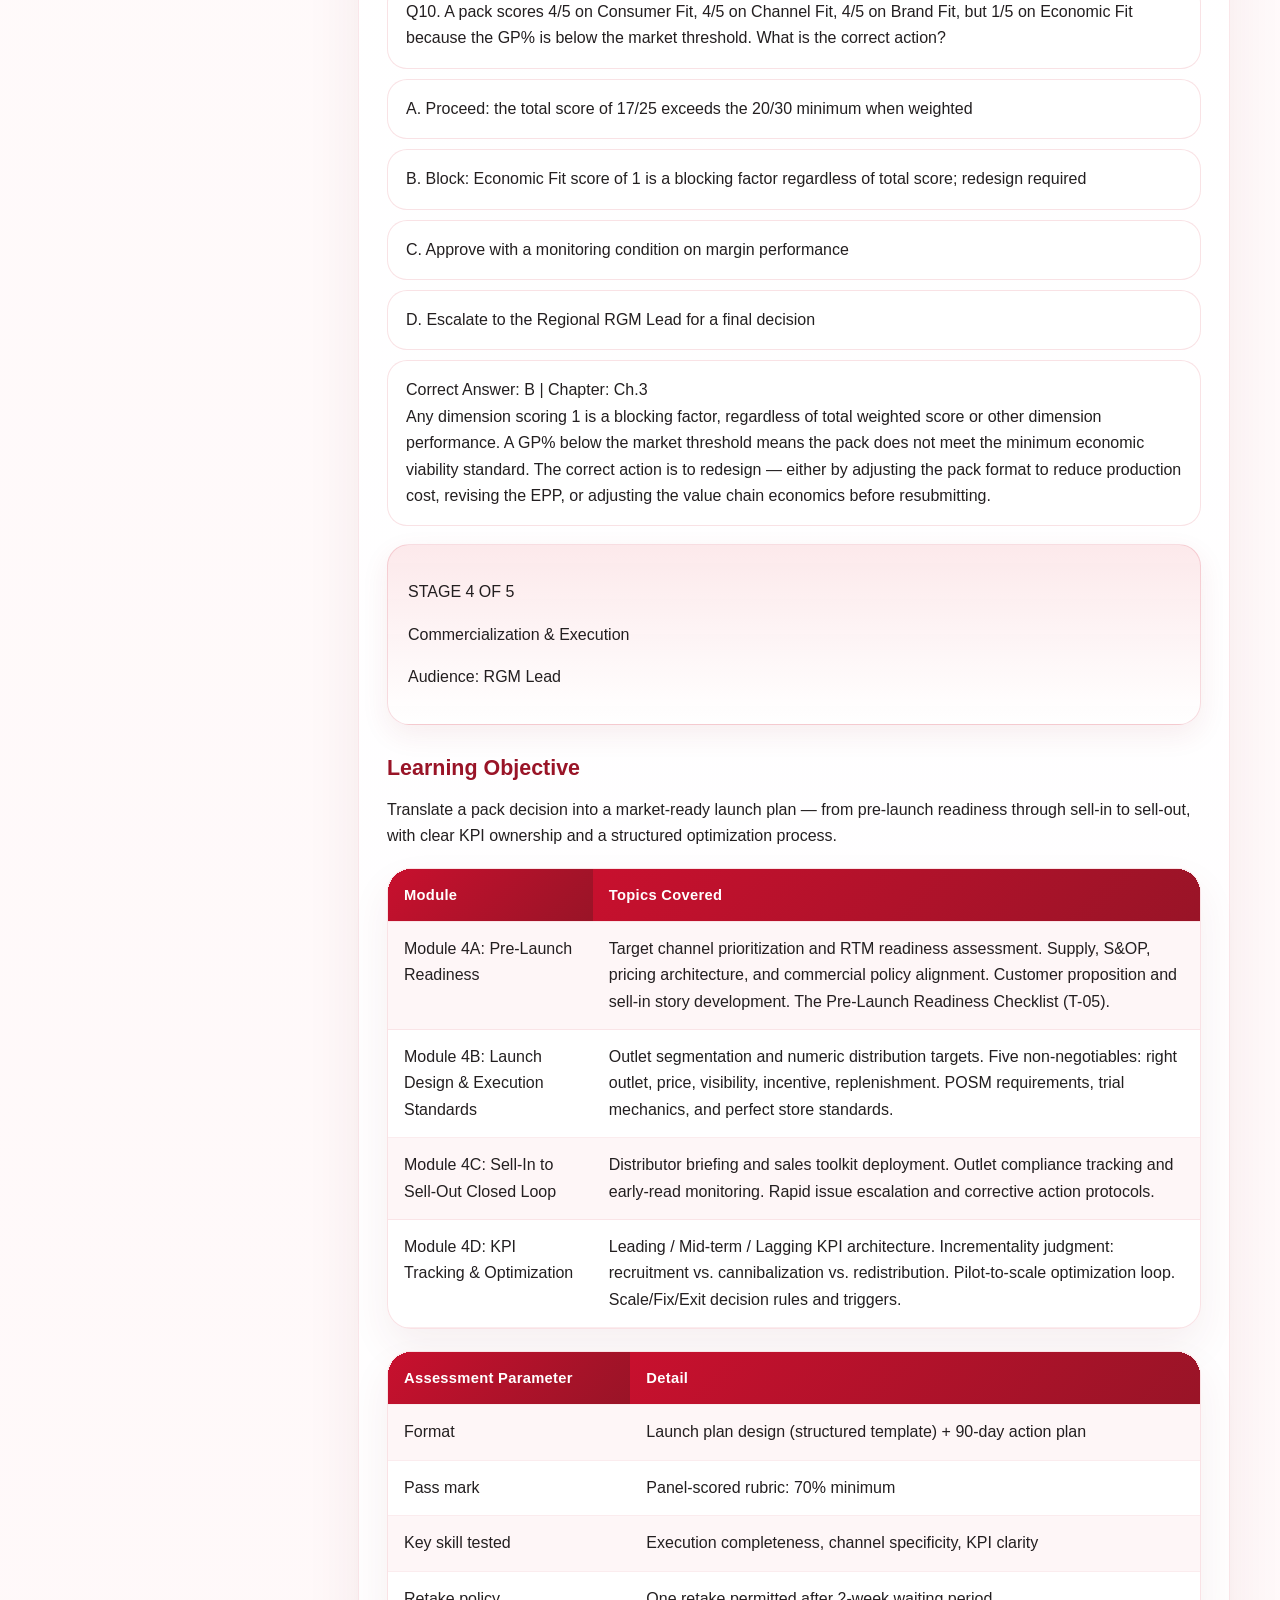
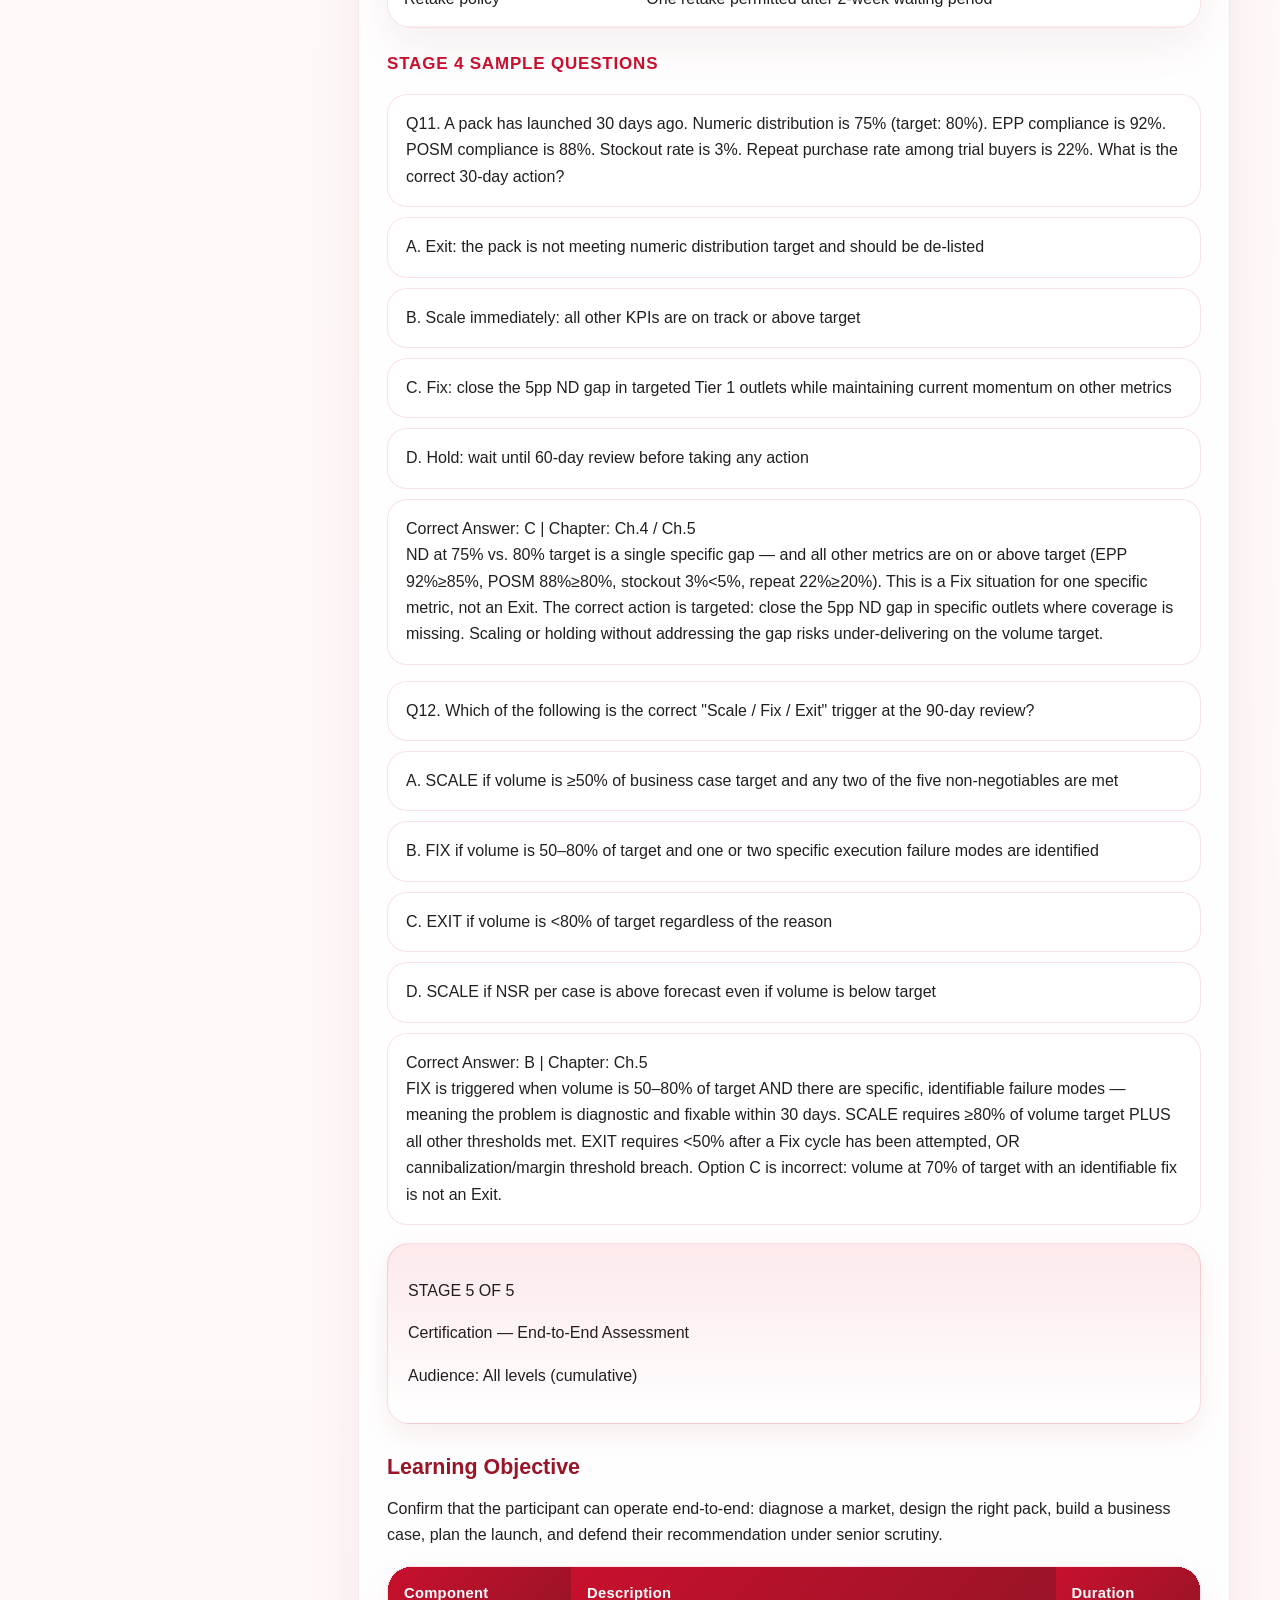
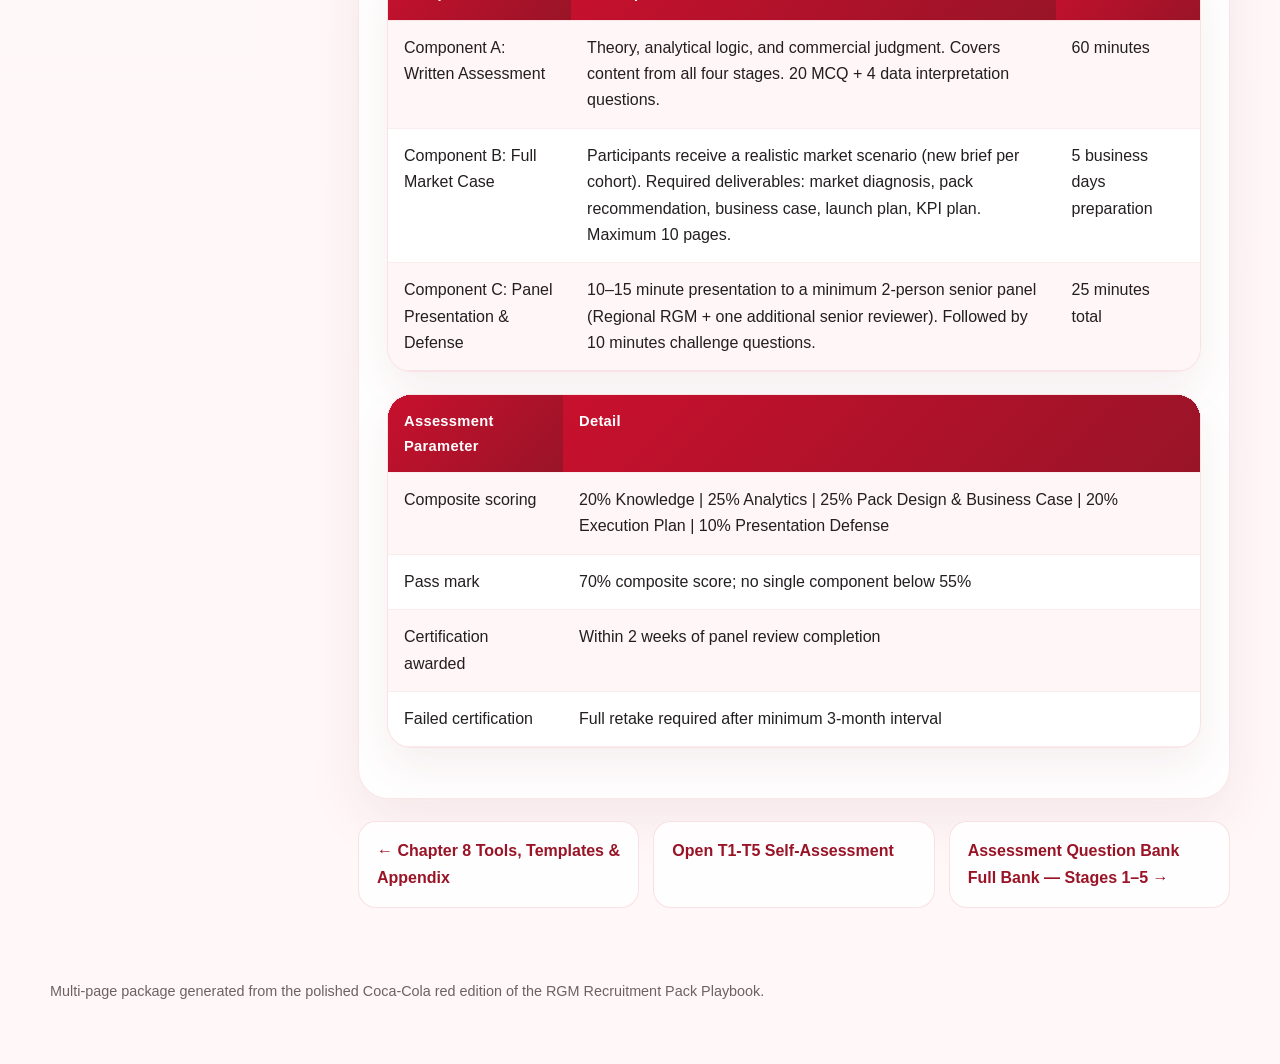
<file: chapters/training-programme-t1-t5-five-stage-certification-programme.html>
<!DOCTYPE html>
<html lang="en">
<head>
  <meta charset="utf-8" />
  <meta name="viewport" content="width=device-width, initial-scale=1" />
  <title>Training Programme T1–T5: Five-Stage Certification Programme | RGM Recruitment Pack Playbook | Web Edition</title>
  <link rel="stylesheet" href="../styles.css" />
</head>
<body>

  <header class="topbar">
    <div class="topbar-inner">
      <div class="brand-lockup">
        <div class="brand-pill">C</div>
        <div class="brand-copy">
          <strong>Swire Coca-Cola RGM</strong>
          <span>Recruitment Pack Playbook | Multi-page Edition</span>
        </div>
      </div>
      <div class="topbar-actions">
        <a class="action-btn action-secondary" href="../assets/downloads/rgm-playbook-coke-red.docx" download>Download DOCX</a>
        <a class="action-btn action-primary" href="../assets/downloads/rgm-playbook-coke-red.pdf" download>Download PDF</a>
      </div>
    </div>
  </header>

  <div class="site-shell">
    <div class="chapter-shell">
      <aside class="chapter-sidebar reveal">
        <h2>Training Programme T1–T5: Five-Stage Certification Programme</h2>
        <p class="body-copy">The RGM Recruitment Pack Training and Certification Programme is a five-stage, role-differentiated capability journey covering the full analytical and commercial skill set required to design, deploy, and measure Recruitment and Affordabilit</p>
        <a class="side-link" href="../index.html">Back to overview</a>
        <div class="section-list">
          <a href="#programme-overview">Programme Overview</a><a href="#composite-scoring-model">Composite Scoring Model</a><a href="#learning-objective">Learning Objective</a><a href="#learning-objective">Learning Objective</a><a href="#learning-objective">Learning Objective</a><a href="#learning-objective">Learning Objective</a><a href="#learning-objective">Learning Objective</a>
        </div>
      </aside>

      <main class="chapter-article">
        <div class="chapter-hero">
          <section class="chapter-summary reveal">
            <p class="eyebrow">Chapter 11</p>
            <h1>Training Programme T1–T5: Five-Stage Certification Programme</h1>
            <p>The RGM Recruitment Pack Training and Certification Programme is a five-stage, role-differentiated capability journey covering the full analytical and commercial skill set required to design, deploy, and measure Recruitment and Affordability Pack initiatives across any Swire Coca-Cola market.</p>
          </section>
          
        <figure class="chapter-preview reveal">
          <img src="../assets/figures/12-figure-t-1-composite-scoring-model-stage-5-certification-weighting.jpg" alt="Figure T.1 — Composite Scoring Model: Stage 5 Certification Weighting" loading="lazy" />
          <figcaption>Figure T.1 — Composite Scoring Model: Stage 5 Certification Weighting</figcaption>
        </figure>
        
        </div>

        <section class="chapter visible searchable-scope" id="training-programme-t1-t5-five-stage-certification-programme">
          <div class="chapter-head"><p class="eyebrow">Playbook Chapter</p><h2>Training Programme T1–T5: Five-Stage Certification Programme</h2></div><h3 id="programme-overview" class="section-title">Programme Overview</h3><p class="body-copy">The RGM Recruitment Pack Training and Certification Programme is a five-stage, role-differentiated capability journey covering the full analytical and commercial skill set required to design, deploy, and measure Recruitment and Affordability Pack initiatives across any Swire Coca-Cola market.</p><div class="table-shell"><table class="data-table"><tr><th><p>Stage</p></th><th><p>Title</p></th><th><p>Target Audience</p></th><th><p>Assessment Type</p></th><th><p>Certification Level</p></th></tr><tr><td><p>Stage 1</p></td><td><p>Foundation</p></td><td><p>Associate / Analyst</p></td><td><p>MCQ (20 questions) + 1 mini case diagnosis</p></td><td><p>—</p></td></tr><tr><td><p>Stage 2</p></td><td><p>Market Diagnosis &amp; Analytics</p></td><td><p>Manager / Senior Analyst</p></td><td><p>Data interpretation test (30 min) + written case analysis (45 min)</p></td><td><p>Foundation Certified (S1+S2)</p></td></tr><tr><td><p>Stage 3</p></td><td><p>Pack Design &amp; Business Case</p></td><td><p>Senior Manager</p></td><td><p>Pack selection exercise + business case build</p></td><td><p>Practitioner Certified (S1–3)</p></td></tr><tr><td><p>Stage 4</p></td><td><p>Commercialization &amp; Execution</p></td><td><p>RGM Lead</p></td><td><p>Launch plan design + 90-day action plan</p></td><td><p>—</p></td></tr><tr><td><p>Stage 5</p></td><td><p>Certification (End-to-End)</p></td><td><p>All levels (cumulative)</p></td><td><p>Written assessment + full market case + panel presentation</p></td><td><p>Advanced / Market Deployment Certified (S1–5)</p></td></tr></table></div><h3 id="composite-scoring-model" class="section-title">Composite Scoring Model</h3><figure class="figure-card"><img src="../assets/figures/12-figure-t-1-composite-scoring-model-stage-5-certification-weighting.jpg" alt="Figure T.1 — Composite Scoring Model: Stage 5 Certification Weighting" loading="lazy" /><figcaption>Figure T.1 — Composite Scoring Model: Stage 5 Certification Weighting</figcaption></figure><div class="table-shell"><table class="data-table"><tr><th><p>Component</p></th><th><p>Weight</p></th><th><p>What Is Tested</p></th></tr><tr><td><p>Knowledge</p></td><td><p>20%</p></td><td><p>Core definitions, framework concepts, key principles from all 4 stages (Ch.1–Ch.5)</p></td></tr><tr><td><p>Analytics</p></td><td><p>25%</p></td><td><p>Ability to diagnose a market from data: DDI, penetration, price-pack ladder, problem classification</p></td></tr><tr><td><p>Pack Design &amp; Business Case</p></td><td><p>25%</p></td><td><p>Application of 6-dimension framework; business case construction; EPP and system economics</p></td></tr><tr><td><p>Execution Plan</p></td><td><p>20%</p></td><td><p>Launch readiness checklist; 5 non-negotiables; 90-day timeline; KPI architecture</p></td></tr><tr><td><p>Presentation Defense</p></td><td><p>10%</p></td><td><p>Communication clarity; recommendation quality; ability to defend under senior scrutiny</p></td></tr></table></div><div class="note-card"><p>STAGE 1 OF 5</p><p>Foundation</p><p>Audience: Associate / Analyst</p></div><h3 id="learning-objective" class="section-title">Learning Objective</h3><p class="body-copy">Build a shared language and baseline understanding of Recruitment and Affordability Packs, their strategic role within RGM and OBPPC, and the most common success and failure patterns.</p><div class="table-shell"><table class="data-table"><tr><th><p>Module</p></th><th><p>Topics Covered</p></th></tr><tr><td><p>Module 1A: What Is a Recruitment Pack? What Is an Affordability Pack?</p></td><td><p>Definitions; critical distinctions between the two pack types; why the distinction matters for strategy, channel deployment, and measurement. The two-engine growth model (recruitment vs. retention).</p></td></tr><tr><td><p>Module 1B: Why It Matters in RGM</p></td><td><p>Link to OBPPC and Price-Pack Architecture. Occasion-based portfolio design. Long-term revenue pool development logic. RGMX context: margin expansion alongside revenue growth.</p></td></tr><tr><td><p>Module 1C: Success Factors and Failure Traps</p></td><td><p>The 8 Do / Do Not principles (Ch.1). Common misuses: treating small packs as a universal solution; measuring volume only; ignoring mix and cannibalization. Key questions senior leadership will ask.</p></td></tr></table></div><div class="table-shell"><table class="data-table"><tr><th><p>Assessment Parameter</p></th><th><p>Detail</p></th></tr><tr><td><p>Format</p></td><td><p>Multiple choice (MCQ) — 20 questions + 1 mini case diagnosis</p></td></tr><tr><td><p>Pass mark</p></td><td><p>75% or above to proceed to Stage 2</p></td></tr><tr><td><p>Duration</p></td><td><p>45 minutes</p></td></tr><tr><td><p>Retake policy</p></td><td><p>One retake permitted after 2-week waiting period</p></td></tr></table></div><h4 class="subsection-title">Stage 1 Sample Questions</h4><div class="stack-table"><div class="stack-item"><p>Q1. Which of the following best describes the PRIMARY purpose of a Recruitment Pack?</p></div><div class="stack-item"><p>A. To protect existing heavy buyers from trading down during inflationary periods</p></div><div class="stack-item"><p>B. To acquire new or lapsed consumers by removing the trial barrier through price or portion</p></div><div class="stack-item"><p>C. To drive frequency among existing light buyers by offering a larger pack at lower price per liter</p></div><div class="stack-item"><p>D. To differentiate portfolio presentation between Modern Trade and General Trade channels</p></div><div class="stack-item"><p>Correct Answer: B | Chapter: Ch.0 / Ch.1</p><p>A Recruitment Pack&#x27;s primary purpose is consumer acquisition — removing the entry barrier (price or portion) for non-buyers and lapsed buyers. Option A describes an Affordability Pack. Option C describes a Frequency Pack mechanic. Option D describes OBPPC channel differentiation, which is a deployment decision, not a pack type definition.</p></div></div><div class="stack-table"><div class="stack-item"><p>Q2. The Affordability Index formula is defined as:</p></div><div class="stack-item"><p>A. DDI ÷ Current Pack Price × 100</p></div><div class="stack-item"><p>B. Current Pack Price ÷ Local Magic Price Point × 100</p></div><div class="stack-item"><p>C. NSR per case ÷ GP per case × 100</p></div><div class="stack-item"><p>D. Penetration Rate ÷ Category Average × 100</p></div><div class="stack-item"><p>Correct Answer: B | Chapter: Ch.2 / Ch.8</p><p>Affordability Index = Current Entry Pack Price ÷ Local Magic Price Point × 100. An index above 110 signals meaningful affordability stress requiring intervention. This formula is used in Step 1 of the Market Diagnosis framework (Ch.2).</p></div></div><div class="stack-table"><div class="stack-item"><p>Q3. A market team identifies that category penetration is 65% but brand penetration is only 38%, with no price-sensitivity signal in consumer research. The most likely problem classification is:</p></div><div class="stack-item"><p>A. Pack Problem — the wrong format is blocking recruitment</p></div><div class="stack-item"><p>B. Execution Problem — distribution is insufficient</p></div><div class="stack-item"><p>C. Brand Problem — consumers are buying the category but not the brand</p></div><div class="stack-item"><p>D. Price Problem — the brand is priced above the affordability threshold</p></div><div class="stack-item"><p>Correct Answer: C | Chapter: Ch.2</p><p>The gap between category penetration (65%) and brand penetration (38%) indicates consumers are in the category — they have purchasing power and category engagement — but choosing competing brands. The absence of a price-sensitivity signal rules out a Price Problem. A Brand Problem requires Marketing and equity investment, not a new pack.</p></div></div><div class="stack-table"><div class="stack-item"><p>Q4. Which of the following is a BLOCKING FACTOR in the 6-Dimension Evaluation Framework, regardless of total score?</p></div><div class="stack-item"><p>A. A Consumer Fit score of 3 without conjoint validation</p></div><div class="stack-item"><p>B. An Operational Fit score of 4 requiring moderate supply chain investment</p></div><div class="stack-item"><p>C. Any single dimension scoring 1</p></div><div class="stack-item"><p>D. An Economic Fit score below 4</p></div><div class="stack-item"><p>Correct Answer: C | Chapter: Ch.3</p><p>Per the 6-Dimension scoring rules: any dimension scoring 1 is a blocking factor, regardless of total weighted score. A score of 1 indicates the pack cannot meet the minimum threshold on that dimension without fundamental redesign. The total score minimum of 20/30 applies in addition to this blocking factor rule.</p></div></div><div class="stack-table"><div class="stack-item"><p>Q5. The &quot;Five Non-Negotiable Execution Conditions&quot; for a Recruitment Pack launch are:</p></div><div class="stack-item"><p>A. Right Outlet, Right Price, Right Visibility, Right Incentive, Right Replenishment</p></div><div class="stack-item"><p>B. Right Brand, Right Pack, Right Channel, Right Consumer, Right Occasion</p></div><div class="stack-item"><p>C. Right Distribution, Right POSM, Right Trade Investment, Right Timing, Right Message</p></div><div class="stack-item"><p>D. Right Target, Right Metric, Right Timeline, Right Owner, Right Budget</p></div><div class="stack-item"><p>Correct Answer: A | Chapter: Ch.4</p><p>The Five Non-Negotiables are: Right Outlet (numeric distribution target met), Right Price (RSP at EPP), Right Visibility (POSM placed correctly), Right Incentive (active from Day 1), Right Replenishment (no stockout tolerance in first 60 days). These are minimum conditions without which the pack cannot function as intended.</p></div></div><div class="note-card"><p>STAGE 2 OF 5</p><p>Market Diagnosis &amp; Analytics</p><p>Audience: Manager / Senior Analyst</p></div><h3 id="learning-objective" class="section-title">Learning Objective</h3><p class="body-copy">Enable participants to independently assess whether a market has an affordability or recruitment gap, locate where the gap sits, and determine whether a pack intervention is the right response.</p><div class="table-shell"><table class="data-table"><tr><th><p>Module</p></th><th><p>Topics Covered</p></th></tr><tr><td><p>Module 2A: Affordability Diagnosis</p></td><td><p>Market affordability context: income, inflation, purchasing power, price sensitivity. Category and brand participation: penetration, frequency, entry-point participation. Affordability Index methodology and benchmark interpretation. DDI benchmarks and Magic Price Points.</p></td></tr><tr><td><p>Module 2B: Price Ladder &amp; Competitive Mapping</p></td><td><p>Price-pack ladder mapping: identifying missing gaps. Consumer Entry Point (CEP) analysis. Competitive white space mapping and entry pack scan. The Price-Pack Ladder Mapping Template (T-02).</p></td></tr><tr><td><p>Module 2C: Channel &amp; Occasion Diagnosis</p></td><td><p>Channel-specific affordability mapping. Consumer mission and cash-in-hand analysis. Cannibalization risk assessment and net revenue/margin bridge. Opportunity heatmap methodology.</p></td></tr><tr><td><p>Module 2D: Problem Classification</p></td><td><p>Brand problem vs. price problem vs. pack problem vs. execution problem. Go/No-Go decision criteria: when not to solve with a pack. The Go/No-Go Decision Tree (Ch.2).</p></td></tr></table></div><div class="table-shell"><table class="data-table"><tr><th><p>Assessment Parameter</p></th><th><p>Detail</p></th></tr><tr><td><p>Format</p></td><td><p>Data interpretation test (30 min) + case-based written analysis (45 min)</p></td></tr><tr><td><p>Pass mark</p></td><td><p>70% combined weighted score</p></td></tr><tr><td><p>Key skill tested</p></td><td><p>Correct identification of problem type and root cause from a market data set</p></td></tr><tr><td><p>Retake policy</p></td><td><p>One retake permitted after 2-week waiting period</p></td></tr></table></div><h4 class="subsection-title">Stage 2 Sample Questions</h4><div class="stack-table"><div class="stack-item"><p>Q6. A market shows the following data: Category penetration 45%, Brand penetration 42%, brand entry-pack price index vs. DDI = 128, lapsed buyer rate +8% in the last 12 months. What is the most likely diagnosis?</p></div><div class="stack-item"><p>A. Brand problem: brand penetration gap too large despite close category parity</p></div><div class="stack-item"><p>B. Execution problem: distribution must be insufficient given high lapsed buyer rate</p></div><div class="stack-item"><p>C. Price problem: pack price above DDI threshold is creating an affordability barrier</p></div><div class="stack-item"><p>D. Pack problem: wrong format is driving consumers to lapse</p></div><div class="stack-item"><p>Correct Answer: C | Chapter: Ch.2</p><p>Brand penetration (42%) is close to category penetration (45%) — there is no significant brand gap. The Affordability Index of 128 (&gt;110 = intervention required) clearly signals that the entry pack price has drifted above the affordability threshold. The lapsed buyer rate increasing (+8%) is consistent with existing consumers exiting due to price pressure, not a new-buyer recruitment problem.</p></div></div><div class="stack-table"><div class="stack-item"><p>Q7. In a price-pack ladder mapping exercise, you identify a gap at the 3–4% DDI range with no own or competitive pack present. This gap is most likely to represent:</p></div><div class="stack-item"><p>A. An opportunity to premiumize — insert a higher-price format to capture willing-to-pay consumers</p></div><div class="stack-item"><p>B. An Entry Price Point (EPP) white space — potential recruitment pack opportunity at the Magic Price Point</p></div><div class="stack-item"><p>C. A cannibalization risk — any pack inserted here would draw volume from adjacent packs</p></div><div class="stack-item"><p>D. A distribution problem — the pack exists but is not reaching target outlets</p></div><div class="stack-item"><p>Correct Answer: B | Chapter: Ch.2</p><p>A gap at the 3–4% DDI range where no pack exists from you or the competition is precisely the definition of an EPP white space — a potential recruitment opportunity. The absence of competitive occupancy makes this higher-priority (no competitive risk to moving first). Cannibalization and distribution are separate steps in the analysis.</p></div></div><div class="stack-table"><div class="stack-item"><p>Q8. Which of the following data sources is MOST appropriate for measuring household penetration growth as a result of a Recruitment Pack launch?</p></div><div class="stack-item"><p>A. Nielsen Retail Measurement Service (RMS)</p></div><div class="stack-item"><p>B. Distributor sell-in data</p></div><div class="stack-item"><p>C. Kantar/Nielsen Household Panel data</p></div><div class="stack-item"><p>D. Internal shipment data (cases dispatched)</p></div><div class="stack-item"><p>Correct Answer: C | Chapter: Ch.2 / Ch.5</p><p>Household penetration requires household-level purchase data — which is only available from a household panel (e.g., Kantar WorldPanel or Nielsen Household Panel). Nielsen RMS measures store-level volume, not household purchase behavior. Distributor sell-in and internal shipments measure supply-chain movement, not consumer purchase.</p></div></div><div class="note-card"><p>STAGE 3 OF 5</p><p>Pack Design &amp; Business Case</p><p>Audience: Senior Manager</p></div><h3 id="learning-objective" class="section-title">Learning Objective</h3><p class="body-copy">Develop the ability to design and evaluate pack options systematically, build a defensible business case, and present a recommendation that balances consumer, channel, brand, and economic requirements.</p><div class="table-shell"><table class="data-table"><tr><th><p>Module</p></th><th><p>Topics Covered</p></th></tr><tr><td><p>Module 3A: Six-Dimension Evaluation Framework</p></td><td><p>Consumer fit, Occasion fit, Channel fit, Brand fit, Economic fit, Operational fit. Design sequence: start from target transaction price — not from the pack. Using the Evaluation Scorecard (T-03).</p></td></tr><tr><td><p>Module 3B: Pack Selection Tools</p></td><td><p>Pack selection decision tree: entry barrier vs. repeat barrier. Price bridging methodology and optimal EPP identification. Volume-price elasticity: incrementality vs. substitution modelling. Pack evaluation scorecard (weighted, multi-criteria).</p></td></tr><tr><td><p>Module 3C: Business Case Design</p></td><td><p>Expected recruitment and incrementality estimation. Margin impact and cannibalization assessment. Required trade investment, customer economics, break-even / payback. Using the Business Case Template (T-04).</p></td></tr></table></div><div class="table-shell"><table class="data-table"><tr><th><p>Assessment Parameter</p></th><th><p>Detail</p></th></tr><tr><td><p>Format</p></td><td><p>Select best pack from structured options + build simplified business case</p></td></tr><tr><td><p>Pass mark</p></td><td><p>Rubric-scored: 70% minimum across all criteria</p></td></tr><tr><td><p>Key skill tested</p></td><td><p>Structured recommendation logic and economic defensibility</p></td></tr><tr><td><p>Retake policy</p></td><td><p>One retake permitted after 2-week waiting period</p></td></tr></table></div><h4 class="subsection-title">Stage 3 Sample Questions</h4><div class="stack-table"><div class="stack-item"><p>Q9. The pack design principle &quot;start from the target transaction price, not from the pack&quot; means:</p></div><div class="stack-item"><p>A. Always design the smallest possible pack regardless of consumer research</p></div><div class="stack-item"><p>B. Establish the Entry Price Point (EPP) first based on DDI and Magic Price Point, then determine the optimal format and size that delivers the right experience at that price</p></div><div class="stack-item"><p>C. Set the RSP equal to the DDI benchmark percentage before designing the pack format</p></div><div class="stack-item"><p>D. Price the pack 10% below the nearest competitive entry pack regardless of consumer research</p></div><div class="stack-item"><p>Correct Answer: B | Chapter: Ch.3</p><p>The design sequence starts with EPP determination (DDI benchmark + Magic Price Point + competitive context), then works backward to identify which pack format and size can deliver the right consumer experience at that price while meeting margin thresholds. Starting from an existing pack and applying a price reduction is a common error that generates affordability without genuine entry-point innovation.</p></div></div><div class="stack-table"><div class="stack-item"><p>Q10. A pack scores 4/5 on Consumer Fit, 4/5 on Channel Fit, 4/5 on Brand Fit, but 1/5 on Economic Fit because the GP% is below the market threshold. What is the correct action?</p></div><div class="stack-item"><p>A. Proceed: the total score of 17/25 exceeds the 20/30 minimum when weighted</p></div><div class="stack-item"><p>B. Block: Economic Fit score of 1 is a blocking factor regardless of total score; redesign required</p></div><div class="stack-item"><p>C. Approve with a monitoring condition on margin performance</p></div><div class="stack-item"><p>D. Escalate to the Regional RGM Lead for a final decision</p></div><div class="stack-item"><p>Correct Answer: B | Chapter: Ch.3</p><p>Any dimension scoring 1 is a blocking factor, regardless of total weighted score or other dimension performance. A GP% below the market threshold means the pack does not meet the minimum economic viability standard. The correct action is to redesign — either by adjusting the pack format to reduce production cost, revising the EPP, or adjusting the value chain economics before resubmitting.</p></div></div><div class="note-card"><p>STAGE 4 OF 5</p><p>Commercialization &amp; Execution</p><p>Audience: RGM Lead</p></div><h3 id="learning-objective" class="section-title">Learning Objective</h3><p class="body-copy">Translate a pack decision into a market-ready launch plan — from pre-launch readiness through sell-in to sell-out, with clear KPI ownership and a structured optimization process.</p><div class="table-shell"><table class="data-table"><tr><th><p>Module</p></th><th><p>Topics Covered</p></th></tr><tr><td><p>Module 4A: Pre-Launch Readiness</p></td><td><p>Target channel prioritization and RTM readiness assessment. Supply, S&amp;OP, pricing architecture, and commercial policy alignment. Customer proposition and sell-in story development. The Pre-Launch Readiness Checklist (T-05).</p></td></tr><tr><td><p>Module 4B: Launch Design &amp; Execution Standards</p></td><td><p>Outlet segmentation and numeric distribution targets. Five non-negotiables: right outlet, price, visibility, incentive, replenishment. POSM requirements, trial mechanics, and perfect store standards.</p></td></tr><tr><td><p>Module 4C: Sell-In to Sell-Out Closed Loop</p></td><td><p>Distributor briefing and sales toolkit deployment. Outlet compliance tracking and early-read monitoring. Rapid issue escalation and corrective action protocols.</p></td></tr><tr><td><p>Module 4D: KPI Tracking &amp; Optimization</p></td><td><p>Leading / Mid-term / Lagging KPI architecture. Incrementality judgment: recruitment vs. cannibalization vs. redistribution. Pilot-to-scale optimization loop. Scale/Fix/Exit decision rules and triggers.</p></td></tr></table></div><div class="table-shell"><table class="data-table"><tr><th><p>Assessment Parameter</p></th><th><p>Detail</p></th></tr><tr><td><p>Format</p></td><td><p>Launch plan design (structured template) + 90-day action plan</p></td></tr><tr><td><p>Pass mark</p></td><td><p>Panel-scored rubric: 70% minimum</p></td></tr><tr><td><p>Key skill tested</p></td><td><p>Execution completeness, channel specificity, KPI clarity</p></td></tr><tr><td><p>Retake policy</p></td><td><p>One retake permitted after 2-week waiting period</p></td></tr></table></div><h4 class="subsection-title">Stage 4 Sample Questions</h4><div class="stack-table"><div class="stack-item"><p>Q11. A pack has launched 30 days ago. Numeric distribution is 75% (target: 80%). EPP compliance is 92%. POSM compliance is 88%. Stockout rate is 3%. Repeat purchase rate among trial buyers is 22%. What is the correct 30-day action?</p></div><div class="stack-item"><p>A. Exit: the pack is not meeting numeric distribution target and should be de-listed</p></div><div class="stack-item"><p>B. Scale immediately: all other KPIs are on track or above target</p></div><div class="stack-item"><p>C. Fix: close the 5pp ND gap in targeted Tier 1 outlets while maintaining current momentum on other metrics</p></div><div class="stack-item"><p>D. Hold: wait until 60-day review before taking any action</p></div><div class="stack-item"><p>Correct Answer: C | Chapter: Ch.4 / Ch.5</p><p>ND at 75% vs. 80% target is a single specific gap — and all other metrics are on or above target (EPP 92%≥85%, POSM 88%≥80%, stockout 3%&lt;5%, repeat 22%≥20%). This is a Fix situation for one specific metric, not an Exit. The correct action is targeted: close the 5pp ND gap in specific outlets where coverage is missing. Scaling or holding without addressing the gap risks under-delivering on the volume target.</p></div></div><div class="stack-table"><div class="stack-item"><p>Q12. Which of the following is the correct &quot;Scale / Fix / Exit&quot; trigger at the 90-day review?</p></div><div class="stack-item"><p>A. SCALE if volume is ≥50% of business case target and any two of the five non-negotiables are met</p></div><div class="stack-item"><p>B. FIX if volume is 50–80% of target and one or two specific execution failure modes are identified</p></div><div class="stack-item"><p>C. EXIT if volume is &lt;80% of target regardless of the reason</p></div><div class="stack-item"><p>D. SCALE if NSR per case is above forecast even if volume is below target</p></div><div class="stack-item"><p>Correct Answer: B | Chapter: Ch.5</p><p>FIX is triggered when volume is 50–80% of target AND there are specific, identifiable failure modes — meaning the problem is diagnostic and fixable within 30 days. SCALE requires ≥80% of volume target PLUS all other thresholds met. EXIT requires &lt;50% after a Fix cycle has been attempted, OR cannibalization/margin threshold breach. Option C is incorrect: volume at 70% of target with an identifiable fix is not an Exit.</p></div></div><div class="note-card"><p>STAGE 5 OF 5</p><p>Certification — End-to-End Assessment</p><p>Audience: All levels (cumulative)</p></div><h3 id="learning-objective" class="section-title">Learning Objective</h3><p class="body-copy">Confirm that the participant can operate end-to-end: diagnose a market, design the right pack, build a business case, plan the launch, and defend their recommendation under senior scrutiny.</p><div class="table-shell"><table class="data-table"><tr><th><p>Component</p></th><th><p>Description</p></th><th><p>Duration</p></th></tr><tr><td><p>Component A: Written Assessment</p></td><td><p>Theory, analytical logic, and commercial judgment. Covers content from all four stages. 20 MCQ + 4 data interpretation questions.</p></td><td><p>60 minutes</p></td></tr><tr><td><p>Component B: Full Market Case</p></td><td><p>Participants receive a realistic market scenario (new brief per cohort). Required deliverables: market diagnosis, pack recommendation, business case, launch plan, KPI plan. Maximum 10 pages.</p></td><td><p>5 business days preparation</p></td></tr><tr><td><p>Component C: Panel Presentation &amp; Defense</p></td><td><p>10–15 minute presentation to a minimum 2-person senior panel (Regional RGM + one additional senior reviewer). Followed by 10 minutes challenge questions.</p></td><td><p>25 minutes total</p></td></tr></table></div><div class="table-shell"><table class="data-table"><tr><th><p>Assessment Parameter</p></th><th><p>Detail</p></th></tr><tr><td><p>Composite scoring</p></td><td><p>20% Knowledge | 25% Analytics | 25% Pack Design &amp; Business Case | 20% Execution Plan | 10% Presentation Defense</p></td></tr><tr><td><p>Pass mark</p></td><td><p>70% composite score; no single component below 55%</p></td></tr><tr><td><p>Certification awarded</p></td><td><p>Within 2 weeks of panel review completion</p></td></tr><tr><td><p>Failed certification</p></td><td><p>Full retake required after minimum 3-month interval</p></td></tr></table></div>
        </section>

        <div class="chapter-footer-nav">
          <a href="chapter-8-tools-templates-appendix.html">← Chapter 8 Tools, Templates &amp; Appendix</a>
          <a href="t1-t5-self-assessment.html">Open T1-T5 Self-Assessment</a>
          <a href="assessment-question-bank-full-bank-stages-1-5.html">Assessment Question Bank Full Bank — Stages 1–5 →</a>
        </div>
      </main>
    </div>
  </div>

  <div class="site-footer">
    Multi-page package generated from the polished Coca-Cola red edition of the RGM Recruitment Pack Playbook.
  </div>

  <script src="../app.js"></script>
</body>
</html>
</file>
<file: styles.css>
:root {
      --coke-red: #c8102e;
      --coke-red-dark: #991427;
      --coke-red-soft: #f9d9dd;
      --coke-rose: #fbe9ec;
      --ink: #231f20;
      --muted: #6c6265;
      --line: rgba(200, 16, 46, 0.12);
      --paper: #fffdfd;
      --white: #ffffff;
      --shadow: 0 28px 80px rgba(115, 16, 33, 0.12);
      --radius-xl: 28px;
      --radius-lg: 22px;
      --radius-md: 16px;
      --content-width: 1180px;
    }

    * { box-sizing: border-box; }
    html { scroll-behavior: smooth; }
    body {
      margin: 0;
      color: var(--ink);
      background:
        radial-gradient(circle at top right, rgba(200,16,46,0.15), transparent 30%),
        linear-gradient(180deg, #fff6f7 0%, #fffdfd 38%, #fff7f8 100%);
      font-family: "Aptos", "Segoe UI", sans-serif;
      line-height: 1.65;
    }

    a { color: inherit; }

    .site-shell {
      width: min(var(--content-width), calc(100vw - 40px));
      margin: 0 auto 72px;
    }

    .topbar {
      position: sticky;
      top: 0;
      z-index: 30;
      backdrop-filter: blur(14px);
      background: rgba(255, 252, 252, 0.82);
      border-bottom: 1px solid var(--line);
    }

    .topbar-inner {
      width: min(var(--content-width), calc(100vw - 40px));
      margin: 0 auto;
      display: flex;
      align-items: center;
      justify-content: space-between;
      gap: 16px;
      padding: 14px 0;
    }

    .brand-lockup {
      display: flex;
      align-items: center;
      gap: 14px;
      min-width: 0;
    }

    .brand-pill {
      width: 44px;
      height: 44px;
      border-radius: 999px;
      background: linear-gradient(145deg, var(--coke-red), var(--coke-red-dark));
      display: grid;
      place-items: center;
      color: var(--white);
      font-family: "Baskerville Old Face", Georgia, serif;
      font-size: 18px;
      box-shadow: 0 14px 26px rgba(200, 16, 46, 0.22);
    }

    .brand-copy {
      min-width: 0;
    }

    .brand-copy strong {
      display: block;
      font-size: 0.95rem;
      letter-spacing: 0.04em;
      text-transform: uppercase;
    }

    .brand-copy span {
      color: var(--muted);
      font-size: 0.86rem;
    }

    .topbar-actions {
      display: flex;
      gap: 10px;
      flex-wrap: wrap;
      justify-content: flex-end;
    }

    .action-btn {
      text-decoration: none;
      padding: 11px 16px;
      border-radius: 999px;
      font-size: 0.92rem;
      font-weight: 700;
      border: 1px solid rgba(200,16,46,0.18);
      transition: transform 180ms ease, box-shadow 180ms ease, background 180ms ease;
    }

    .action-btn:hover {
      transform: translateY(-1px);
      box-shadow: 0 12px 30px rgba(200, 16, 46, 0.12);
    }

    .action-primary {
      background: linear-gradient(135deg, var(--coke-red), var(--coke-red-dark));
      color: var(--white);
    }

    .action-secondary {
      background: rgba(255,255,255,0.8);
      color: var(--coke-red-dark);
    }

    .hero {
      position: relative;
      overflow: hidden;
      margin-top: 28px;
      padding: 46px;
      border-radius: 34px;
      background:
        linear-gradient(135deg, rgba(200,16,46,0.98), rgba(153,20,39,0.95)),
        linear-gradient(160deg, rgba(255,255,255,0.08), transparent 55%);
      color: var(--white);
      box-shadow: var(--shadow);
    }

    .hero::after {
      content: "";
      position: absolute;
      inset: auto -120px -140px auto;
      width: 320px;
      height: 320px;
      border-radius: 50%;
      background: radial-gradient(circle, rgba(255,255,255,0.16), transparent 65%);
    }

    .hero-grid {
      position: relative;
      z-index: 1;
      display: grid;
      grid-template-columns: 1.6fr 0.9fr;
      gap: 28px;
      align-items: end;
    }

    .eyebrow {
      margin: 0 0 8px;
      text-transform: uppercase;
      letter-spacing: 0.14em;
      font-size: 0.76rem;
      opacity: 0.82;
    }

    .hero h1 {
      margin: 0;
      font-family: "Baskerville Old Face", Georgia, serif;
      font-size: clamp(2.5rem, 5vw, 4.6rem);
      line-height: 0.96;
      letter-spacing: -0.03em;
    }

    .hero-subtitle {
      margin: 18px 0 0;
      max-width: 720px;
      font-size: 1.08rem;
      opacity: 0.95;
    }

    .hero-meta {
      display: grid;
      gap: 14px;
      padding: 22px;
      border-radius: 24px;
      background: rgba(255,255,255,0.1);
      border: 1px solid rgba(255,255,255,0.14);
    }

    .hero-meta p {
      margin: 0;
    }

    .stats {
      display: grid;
      grid-template-columns: repeat(3, minmax(0, 1fr));
      gap: 16px;
      margin-top: 22px;
    }

    .stat {
      padding: 18px 18px 14px;
      border-radius: 20px;
      background: rgba(255,255,255,0.12);
      border: 1px solid rgba(255,255,255,0.14);
    }

    .stat strong {
      display: block;
      font-size: 1.8rem;
      line-height: 1;
      margin-bottom: 8px;
    }

    .content-grid {
      display: grid;
      grid-template-columns: 300px minmax(0, 1fr);
      gap: 28px;
      margin-top: 28px;
      align-items: start;
    }

    .toc-panel {
      position: sticky;
      top: 88px;
      padding: 22px;
      border-radius: var(--radius-xl);
      background: rgba(255,255,255,0.82);
      border: 1px solid var(--line);
      box-shadow: 0 20px 48px rgba(134, 43, 57, 0.08);
      max-height: calc(100vh - 112px);
      overflow: auto;
    }

    .toc-panel h2 {
      margin: 0 0 16px;
      font-size: 1rem;
      letter-spacing: 0.08em;
      text-transform: uppercase;
      color: var(--coke-red-dark);
    }

    .toc-group {
      display: grid;
      gap: 8px;
      margin-bottom: 18px;
    }

    .toc-link {
      text-decoration: none;
      border-radius: 14px;
      padding: 9px 12px;
      transition: background 160ms ease, transform 160ms ease;
    }

    .toc-link:hover {
      background: var(--coke-rose);
      transform: translateX(2px);
    }

    .toc-chapter-link {
      font-weight: 700;
      color: var(--coke-red-dark);
    }

    .toc-section-link {
      color: var(--muted);
      padding-left: 18px;
      font-size: 0.94rem;
    }

    .article {
      min-width: 0;
      display: grid;
      gap: 22px;
    }

    .chapter {
      padding: 28px;
      border-radius: 30px;
      background: rgba(255,255,255,0.84);
      border: 1px solid rgba(200,16,46,0.1);
      box-shadow: 0 20px 56px rgba(131, 37, 49, 0.08);
    }

    .chapter-head {
      margin-bottom: 18px;
      padding-bottom: 16px;
      border-bottom: 1px solid var(--line);
    }

    .chapter-head h2 {
      margin: 0;
      font-family: "Baskerville Old Face", Georgia, serif;
      font-size: clamp(1.7rem, 3.1vw, 2.6rem);
      letter-spacing: -0.03em;
      color: var(--coke-red-dark);
    }

    .section-title {
      margin: 26px 0 10px;
      font-size: 1.34rem;
      color: var(--coke-red-dark);
    }

    .subsection-title {
      margin: 20px 0 10px;
      font-size: 1.06rem;
      color: var(--coke-red);
      text-transform: uppercase;
      letter-spacing: 0.05em;
    }

    .body-copy {
      margin: 0 0 14px;
      color: var(--ink);
      font-size: 1rem;
    }

    .principle-card,
    .note-card,
    .contents-callout {
      margin: 18px 0;
      padding: 18px 20px;
      border-radius: 22px;
      background: linear-gradient(180deg, rgba(252,232,234,0.96), rgba(255,255,255,0.98));
      border: 1px solid rgba(200,16,46,0.14);
      box-shadow: 0 10px 28px rgba(151, 34, 51, 0.08);
    }

    .principle-card {
      font-weight: 700;
      color: var(--coke-red-dark);
    }

    .note-flag {
      border-left: 6px solid var(--coke-red);
      background: linear-gradient(180deg, #fdecee, #fffdfd);
    }

    .note-key {
      border-left: 6px solid #d77e8b;
    }

    .case-banner {
      background: linear-gradient(135deg, var(--coke-red), var(--coke-red-dark));
      color: var(--white);
      border: 0;
    }

    .case-banner p,
    .case-banner strong {
      color: inherit;
    }

    .code-note {
      font-family: "Consolas", "Courier New", monospace;
      font-size: 0.92rem;
      background: #f7f4f5;
    }

    .field-card {
      display: grid;
      grid-template-columns: 230px minmax(0, 1fr);
      border-radius: 24px;
      overflow: hidden;
      border: 1px solid rgba(200,16,46,0.1);
      margin: 14px 0;
      background: var(--white);
    }

    .field-label {
      padding: 16px 18px;
      background: linear-gradient(135deg, var(--coke-red), var(--coke-red-dark));
      color: var(--white);
      font-weight: 700;
    }

    .field-value {
      padding: 16px 18px;
      background: linear-gradient(180deg, rgba(251,233,236,0.74), rgba(255,255,255,0.96));
    }

    .field-label p,
    .field-value p {
      margin: 0;
    }

    .stack-table {
      display: grid;
      gap: 10px;
      margin: 16px 0;
    }

    .stack-item {
      padding: 16px 18px;
      border-radius: 20px;
      border: 1px solid rgba(200,16,46,0.12);
      background: rgba(255,255,255,0.88);
    }

    .stack-item p {
      margin: 0;
    }

    .table-shell {
      margin: 18px 0 22px;
      overflow: auto;
      border-radius: 24px;
      border: 1px solid rgba(200,16,46,0.12);
      background: rgba(255,255,255,0.92);
      box-shadow: 0 18px 40px rgba(133, 41, 55, 0.07);
    }

    .data-table {
      width: 100%;
      border-collapse: collapse;
      min-width: 720px;
    }

    .data-table th,
    .data-table td {
      padding: 14px 16px;
      vertical-align: top;
      border-bottom: 1px solid rgba(200,16,46,0.08);
      text-align: left;
    }

    .data-table th {
      position: sticky;
      top: 0;
      background: linear-gradient(135deg, var(--coke-red), var(--coke-red-dark));
      color: var(--white);
      font-size: 0.92rem;
      letter-spacing: 0.02em;
    }

    .data-table tr:nth-child(even) td {
      background: rgba(252,232,234,0.4);
    }

    .data-table p {
      margin: 0;
    }

    .bullet-list {
      margin: 0 0 16px;
      padding-left: 22px;
      display: grid;
      gap: 8px;
    }

    .bullet-list li::marker {
      color: var(--coke-red);
    }

    .figure-card {
      margin: 26px 0;
      padding: 18px;
      border-radius: 28px;
      background: linear-gradient(180deg, rgba(255,255,255,0.96), rgba(251,233,236,0.76));
      border: 1px solid rgba(200,16,46,0.12);
      box-shadow: 0 20px 56px rgba(135, 35, 50, 0.08);
    }

    .figure-card img {
      display: block;
      width: 100%;
      height: auto;
      border-radius: 20px;
      background: var(--white);
      border: 1px solid rgba(200,16,46,0.08);
    }

    .figure-card figcaption {
      margin-top: 12px;
      font-size: 0.94rem;
      color: var(--coke-red-dark);
      font-weight: 700;
      text-align: center;
    }

    .reveal {
      opacity: 0;
      transform: translateY(16px);
      transition: opacity 500ms ease, transform 500ms ease;
    }

    .reveal.visible {
      opacity: 1;
      transform: translateY(0);
    }


    [hidden] { display: none !important; }

    .search-box {
      position: relative;
      margin: 0 0 14px;
    }

    .search-box input {
      width: 100%;
      padding: 13px 42px 13px 14px;
      border-radius: 16px;
      border: 1px solid rgba(200,16,46,0.16);
      background: rgba(255,255,255,0.9);
      font: inherit;
      color: var(--ink);
      outline: none;
    }

    .search-box input:focus {
      border-color: rgba(200,16,46,0.42);
      box-shadow: 0 0 0 4px rgba(200,16,46,0.08);
    }

    .search-clear {
      position: absolute;
      right: 8px;
      top: 8px;
      width: 30px;
      height: 30px;
      border: 0;
      border-radius: 999px;
      background: transparent;
      color: var(--muted);
      cursor: pointer;
      font-size: 20px;
      line-height: 1;
    }

    .filter-row {
      display: flex;
      flex-wrap: wrap;
      gap: 8px;
      margin-bottom: 14px;
    }

    .filter-chip {
      border: 1px solid rgba(200,16,46,0.14);
      background: rgba(251,233,236,0.54);
      color: var(--coke-red-dark);
      border-radius: 999px;
      padding: 8px 12px;
      font: inherit;
      font-size: 0.84rem;
      font-weight: 700;
      cursor: pointer;
    }

    .filter-chip.is-active {
      background: linear-gradient(135deg, var(--coke-red), var(--coke-red-dark));
      color: var(--white);
    }

    .search-status {
      color: var(--muted);
      font-size: 0.86rem;
      margin-bottom: 12px;
    }

    .toc-link.is-match {
      background: rgba(200,16,46,0.08);
    }

    .chapter.is-filtered {
      display: none;
    }

    .empty-state {
      padding: 18px 20px;
      border-radius: 18px;
      border: 1px dashed rgba(200,16,46,0.24);
      background: rgba(255,255,255,0.8);
      color: var(--muted);
    }

    @media (max-width: 1080px) {
      .content-grid {
        grid-template-columns: 1fr;
      }

      .toc-panel {
        position: relative;
        top: auto;
        max-height: none;
      }

      .hero-grid {
        grid-template-columns: 1fr;
      }
    }

    @media (max-width: 760px) {
      .site-shell,
      .topbar-inner {
        width: min(var(--content-width), calc(100vw - 24px));
      }

      .hero {
        padding: 28px 22px;
      }

      .stats {
        grid-template-columns: 1fr;
      }

      .field-card {
        grid-template-columns: 1fr;
      }

      .chapter {
        padding: 22px 18px;
      }

      .topbar-inner {
        align-items: flex-start;
        flex-direction: column;
      }
    }
body.page-home .site-shell {
  margin-top: 24px;
}

.hero-orbit {
  position: absolute;
  inset: auto -90px -110px auto;
  width: 280px;
  height: 280px;
  border-radius: 50%;
  border: 1px solid rgba(255,255,255,0.22);
  background: radial-gradient(circle, rgba(255,255,255,0.22), transparent 68%);
  animation: floatPulse 7s ease-in-out infinite;
}

.hero-orbit::before,
.hero-orbit::after {
  content: "";
  position: absolute;
  inset: 26px;
  border-radius: 50%;
  border: 1px solid rgba(255,255,255,0.16);
}

.hero-orbit::after {
  inset: 56px;
}

.home-intro {
  display: grid;
  grid-template-columns: 1.15fr 0.85fr;
  gap: 24px;
  margin-top: 28px;
}

.panel {
  padding: 26px;
  border-radius: 28px;
  background: rgba(255,255,255,0.86);
  border: 1px solid rgba(200,16,46,0.1);
  box-shadow: 0 20px 56px rgba(131, 37, 49, 0.08);
}

.panel h2,
.panel h3 {
  margin: 0 0 12px;
  color: var(--coke-red-dark);
  font-family: "Baskerville Old Face", Georgia, serif;
}

.chapter-card-grid {
  display: grid;
  grid-template-columns: repeat(auto-fit, minmax(250px, 1fr));
  gap: 16px;
  margin-top: 24px;
}

.chapter-card {
  display: block;
  text-decoration: none;
  padding: 20px;
  border-radius: 24px;
  background: linear-gradient(180deg, rgba(255,255,255,0.96), rgba(251,233,236,0.82));
  border: 1px solid rgba(200,16,46,0.12);
  box-shadow: 0 14px 40px rgba(131, 37, 49, 0.08);
  transition: transform 180ms ease, box-shadow 180ms ease;
}

.chapter-card:hover {
  transform: translateY(-4px);
  box-shadow: 0 22px 48px rgba(131, 37, 49, 0.14);
}

.chapter-card span {
  display: block;
  font-size: 0.78rem;
  letter-spacing: 0.12em;
  text-transform: uppercase;
  color: var(--muted);
  margin-bottom: 10px;
}

.chapter-card strong {
  display: block;
  color: var(--coke-red-dark);
  font-size: 1.08rem;
  margin-bottom: 8px;
}

.chapter-card p {
  margin: 0;
  color: var(--ink);
  font-size: 0.94rem;
}

.feature-grid {
  display: grid;
  grid-template-columns: repeat(3, minmax(0, 1fr));
  gap: 16px;
  margin-top: 18px;
}

.feature-card {
  overflow: hidden;
  border-radius: 22px;
  border: 1px solid rgba(200,16,46,0.12);
  background: rgba(255,255,255,0.92);
}

.feature-card-wide {
  grid-column: span 2;
}

.feature-card img {
  width: 100%;
  display: block;
  aspect-ratio: 4 / 3;
  object-fit: cover;
}

.feature-card div {
  padding: 14px 14px 16px;
}

.home-command-grid {
  display: grid;
  grid-template-columns: 1.15fr 0.85fr;
  gap: 24px;
  margin-top: 24px;
}

.home-hero-visual {
  padding-bottom: 58px;
}

.hero-grid-enhanced {
  align-items: center;
}

.hero-pill-row,
.hero-action-row {
  display: flex;
  flex-wrap: wrap;
  gap: 10px;
}

.hero-pill-row {
  margin-top: 18px;
}

.hero-action-row {
  margin-top: 24px;
}

.hero-pill {
  padding: 9px 14px;
  border-radius: 999px;
  background: rgba(255,255,255,0.12);
  border: 1px solid rgba(255,255,255,0.18);
  font-size: 0.84rem;
  font-weight: 800;
  text-transform: uppercase;
  letter-spacing: 0.08em;
}

.hero-showcase {
  position: relative;
  min-height: 420px;
}

.hero-showcase-figure {
  margin: 0;
  border-radius: 28px;
  overflow: hidden;
  border: 1px solid rgba(255,255,255,0.16);
  background: rgba(255,255,255,0.1);
  box-shadow: 0 22px 54px rgba(69, 7, 19, 0.25);
}

.hero-showcase-figure img {
  display: block;
  width: 100%;
  aspect-ratio: 4 / 4.6;
  object-fit: cover;
}

.hero-float-card {
  position: absolute;
  left: -26px;
  bottom: 26px;
  width: min(250px, 72%);
  padding: 18px 18px 16px;
  border-radius: 22px;
  background: rgba(255,255,255,0.92);
  color: var(--ink);
  box-shadow: 0 18px 40px rgba(69, 7, 19, 0.22);
}

.hero-float-card.secondary {
  left: auto;
  right: -22px;
  bottom: 118px;
}

.hero-float-card span {
  display: block;
  margin-bottom: 8px;
  color: var(--coke-red-dark);
  font-size: 0.78rem;
  font-weight: 800;
  letter-spacing: 0.1em;
  text-transform: uppercase;
}

.hero-float-card strong {
  display: block;
  font-size: 1.05rem;
  margin-bottom: 8px;
  color: var(--coke-red-dark);
}

.hero-float-card p {
  margin: 0;
  font-size: 0.92rem;
  color: var(--ink);
}

.journey-strip {
  margin-top: 24px;
}

.journey-strip-copy {
  display: grid;
  gap: 8px;
}

.journey-ribbon {
  display: grid;
  grid-template-columns: repeat(5, minmax(0, 1fr));
  gap: 14px;
  margin-top: 22px;
}

.journey-step {
  padding: 18px;
  border-radius: 22px;
  background: linear-gradient(180deg, rgba(255,255,255,0.98), rgba(251,233,236,0.76));
  border: 1px solid rgba(200,16,46,0.12);
  box-shadow: 0 14px 40px rgba(131, 37, 49, 0.08);
}

.journey-step span {
  display: inline-flex;
  width: 42px;
  height: 42px;
  align-items: center;
  justify-content: center;
  border-radius: 999px;
  background: linear-gradient(135deg, var(--coke-red), var(--coke-red-dark));
  color: var(--white);
  font-weight: 800;
}

.journey-step strong {
  display: block;
  margin: 14px 0 8px;
  color: var(--coke-red-dark);
  font-size: 1.04rem;
}

.journey-step p {
  margin: 0;
  color: var(--muted);
}

.visual-triad {
  display: grid;
  grid-template-columns: 1.4fr 1fr 1fr;
  gap: 16px;
  margin-top: 24px;
}

.chapter-group {
  margin-top: 28px;
}

.chapter-group-head {
  display: flex;
  align-items: flex-end;
  justify-content: space-between;
  gap: 18px;
  margin-bottom: 18px;
}

.chapter-group-head h2 {
  margin: 0;
  color: var(--coke-red-dark);
  font-family: "Baskerville Old Face", Georgia, serif;
  font-size: clamp(1.8rem, 3.2vw, 2.6rem);
}

.chapter-group-copy {
  max-width: 420px;
  margin: 0;
  color: var(--muted);
}

.chapter-card-guide {
  background: linear-gradient(180deg, rgba(255,255,255,0.98), rgba(249,240,232,0.92));
}

.chapter-card-module {
  background: linear-gradient(180deg, rgba(255,255,255,0.98), rgba(252,232,234,0.92));
}

.chapter-card-assessment {
  background:
    linear-gradient(135deg, rgba(200,16,46,0.95), rgba(153,20,39,0.92)),
    linear-gradient(180deg, rgba(255,255,255,0.06), transparent 65%);
  color: var(--white);
}

.chapter-card-assessment span,
.chapter-card-assessment strong,
.chapter-card-assessment p {
  color: inherit;
}

.experience-grid {
  display: grid;
  grid-template-columns: repeat(3, minmax(0, 1fr));
  gap: 16px;
}

.experience-card {
  padding: 22px;
  border-radius: 24px;
  background: linear-gradient(180deg, rgba(255,255,255,0.98), rgba(251,233,236,0.72));
  border: 1px solid rgba(200,16,46,0.12);
  box-shadow: 0 18px 40px rgba(131, 37, 49, 0.08);
}

.experience-card span {
  display: inline-flex;
  width: 40px;
  height: 40px;
  align-items: center;
  justify-content: center;
  border-radius: 999px;
  background: linear-gradient(135deg, var(--coke-red), var(--coke-red-dark));
  color: var(--white);
  font-weight: 800;
}

.experience-card strong {
  display: block;
  margin: 14px 0 10px;
  color: var(--coke-red-dark);
  font-size: 1.06rem;
}

.experience-card p {
  margin: 0;
}

.chapter-experience {
  margin-bottom: 22px;
  padding: 24px;
  border-radius: 28px;
  background:
    radial-gradient(circle at top right, rgba(200,16,46,0.18), transparent 36%),
    linear-gradient(180deg, rgba(255,255,255,0.97), rgba(251,233,236,0.86));
  border: 1px solid rgba(200,16,46,0.12);
  box-shadow: 0 18px 44px rgba(131, 37, 49, 0.08);
}

.chapter-experience-head {
  display: flex;
  align-items: flex-end;
  justify-content: space-between;
  gap: 16px;
  margin-bottom: 16px;
}

.chapter-experience-head h3 {
  margin: 0;
  color: var(--coke-red-dark);
  font-family: "Baskerville Old Face", Georgia, serif;
  font-size: 1.7rem;
}

.chapter-experience-phase {
  display: inline-flex;
  padding: 8px 12px;
  border-radius: 999px;
  background: rgba(200,16,46,0.1);
  color: var(--coke-red-dark);
  font-size: 0.8rem;
  font-weight: 800;
  text-transform: uppercase;
  letter-spacing: 0.08em;
}

.chapter-experience-grid {
  display: grid;
  grid-template-columns: repeat(3, minmax(0, 1fr));
  gap: 14px;
}

.chapter-experience-card {
  padding: 18px;
  border-radius: 20px;
  background: rgba(255,255,255,0.9);
  border: 1px solid rgba(200,16,46,0.12);
}

.chapter-experience-card span {
  display: block;
  margin-bottom: 8px;
  color: var(--coke-red-dark);
  font-size: 0.78rem;
  font-weight: 800;
  letter-spacing: 0.08em;
  text-transform: uppercase;
}

.chapter-experience-card strong {
  display: block;
  margin-bottom: 8px;
  color: var(--ink);
  font-size: 1rem;
}

.chapter-experience-card p {
  margin: 0;
  color: var(--muted);
}

.chapter-roadmap {
  display: grid;
  gap: 14px;
}

.chapter-roadmap-grid {
  display: grid;
  grid-template-columns: repeat(5, minmax(0, 1fr));
  gap: 12px;
}

.chapter-roadmap-card {
  padding: 18px;
  border-radius: 20px;
  background: rgba(255,255,255,0.92);
  border: 1px solid rgba(200,16,46,0.12);
}

.chapter-roadmap-card span {
  display: block;
  margin-bottom: 8px;
  color: var(--coke-red-dark);
  font-size: 0.8rem;
  font-weight: 800;
  text-transform: uppercase;
  letter-spacing: 0.08em;
}

.chapter-roadmap-card strong {
  display: block;
  margin-bottom: 8px;
  color: var(--coke-red-dark);
  font-size: 1rem;
}

.chapter-roadmap-card p {
  margin: 0;
  color: var(--muted);
  font-size: 0.92rem;
}

.chapter-roadmap-links {
  display: flex;
  flex-wrap: wrap;
  gap: 10px;
}

.chapter-roadmap-links a {
  text-decoration: none;
}

.bank-overview-grid {
  display: grid;
  grid-template-columns: repeat(5, minmax(0, 1fr));
  gap: 12px;
}

.bank-overview-card {
  padding: 18px;
  border-radius: 20px;
  background: rgba(255,255,255,0.92);
  border: 1px solid rgba(200,16,46,0.12);
}

.bank-overview-card span {
  display: block;
  margin-bottom: 8px;
  color: var(--coke-red-dark);
  font-size: 0.78rem;
  font-weight: 800;
  letter-spacing: 0.08em;
  text-transform: uppercase;
}

.bank-overview-card strong {
  display: block;
  margin-bottom: 8px;
  color: var(--coke-red-dark);
}

.bank-overview-card p {
  margin: 0;
  color: var(--muted);
  font-size: 0.92rem;
}

.feature-card strong {
  color: var(--coke-red-dark);
  display: block;
  margin-bottom: 6px;
}

.deploy-list {
  display: grid;
  gap: 10px;
  padding-left: 18px;
  margin: 10px 0 0;
}

.deploy-list li::marker {
  color: var(--coke-red);
}

.search-surface {
  margin-top: 16px;
}

.search-surface input {
  width: 100%;
  padding: 14px 16px;
  border-radius: 16px;
  border: 1px solid rgba(200,16,46,0.16);
  background: rgba(255,255,255,0.9);
  font: inherit;
}

.chapter-shell {
  display: grid;
  grid-template-columns: 280px minmax(0, 1fr);
  gap: 28px;
  margin-top: 28px;
}

.chapter-sidebar {
  position: sticky;
  top: 88px;
  align-self: start;
  padding: 22px;
  border-radius: 28px;
  background: rgba(255,255,255,0.84);
  border: 1px solid rgba(200,16,46,0.1);
  box-shadow: 0 20px 48px rgba(134, 43, 57, 0.08);
}

.chapter-sidebar h2 {
  margin: 0 0 10px;
  color: var(--coke-red-dark);
  font-family: "Baskerville Old Face", Georgia, serif;
}

.section-list {
  display: grid;
  gap: 8px;
  margin-top: 12px;
}

.section-list a,
.side-link {
  display: block;
  text-decoration: none;
  border-radius: 14px;
  padding: 9px 12px;
  color: var(--muted);
}

.section-list a:hover,
.side-link:hover {
  background: var(--coke-rose);
  color: var(--coke-red-dark);
}

.side-link {
  margin-top: 14px;
  font-weight: 700;
  color: var(--coke-red-dark);
  background: rgba(251,233,236,0.5);
}

.chapter-article {
  min-width: 0;
}

.chapter-hero {
  display: grid;
  grid-template-columns: 1.1fr 0.9fr;
  gap: 22px;
  margin-bottom: 22px;
}

.chapter-summary {
  padding: 26px;
  border-radius: 28px;
  background: linear-gradient(135deg, rgba(200,16,46,0.98), rgba(153,20,39,0.95));
  color: var(--white);
  box-shadow: var(--shadow);
}

.chapter-summary h1 {
  margin: 0;
  font-family: "Baskerville Old Face", Georgia, serif;
  font-size: clamp(2rem, 4vw, 3rem);
  line-height: 1;
}

.chapter-summary p {
  margin: 14px 0 0;
  opacity: 0.94;
}

.chapter-preview {
  padding: 18px;
  border-radius: 28px;
  background: rgba(255,255,255,0.9);
  border: 1px solid rgba(200,16,46,0.1);
  box-shadow: 0 20px 56px rgba(131, 37, 49, 0.08);
}

.chapter-preview img {
  width: 100%;
  border-radius: 20px;
  display: block;
}

.chapter-preview figcaption {
  margin-top: 10px;
  color: var(--coke-red-dark);
  font-weight: 700;
}

.chapter-footer-nav {
  display: flex;
  justify-content: space-between;
  gap: 14px;
  margin-top: 22px;
}

.chapter-footer-nav a {
  flex: 1;
  text-decoration: none;
  padding: 16px 18px;
  border-radius: 18px;
  background: rgba(255,255,255,0.86);
  border: 1px solid rgba(200,16,46,0.12);
  color: var(--coke-red-dark);
  font-weight: 700;
}

.site-footer {
  margin: 34px auto 60px;
  width: min(var(--content-width), calc(100vw - 40px));
  color: var(--muted);
  font-size: 0.9rem;
}

.assessment-root {
  display: grid;
  gap: 28px;
}

.assessment-toolbar {
  display: flex;
  align-items: flex-start;
  justify-content: space-between;
  gap: 18px;
}

.locale-toggle {
  display: inline-flex;
  gap: 8px;
  padding: 6px;
  border-radius: 999px;
  background: rgba(255,255,255,0.12);
  border: 1px solid rgba(255,255,255,0.14);
}

.locale-btn {
  border: 0;
  border-radius: 999px;
  padding: 10px 14px;
  background: transparent;
  color: var(--white);
  font: inherit;
  font-weight: 700;
  cursor: pointer;
}

.locale-btn.is-active {
  background: rgba(255,255,255,0.2);
  box-shadow: inset 0 0 0 1px rgba(255,255,255,0.18);
}

.assessment-intro {
  padding: 28px;
  border-radius: 28px;
  background: linear-gradient(135deg, rgba(200,16,46,0.96), rgba(153,20,39,0.93));
  color: var(--white);
  box-shadow: 0 20px 56px rgba(133, 37, 49, 0.18);
}

.assessment-intro h2 {
  margin: 0;
  font-family: "Baskerville Old Face", Georgia, serif;
  font-size: clamp(2rem, 3vw, 3rem);
}

.assessment-summary-grid,
.result-grid {
  display: grid;
  grid-template-columns: repeat(auto-fit, minmax(170px, 1fr));
  gap: 14px;
}

.assessment-summary-grid {
  margin-top: 22px;
}

.summary-stat,
.result-metric {
  padding: 18px;
  border-radius: 18px;
  border: 1px solid rgba(200,16,46,0.1);
  background: rgba(255,255,255,0.12);
}

.result-metric {
  background: rgba(255,255,255,0.92);
}

.summary-stat strong,
.result-metric strong {
  display: block;
  font-size: 1.5rem;
  margin-bottom: 6px;
}

.summary-stat span,
.result-metric span {
  display: block;
  font-size: 0.82rem;
  text-transform: uppercase;
  letter-spacing: 0.06em;
  opacity: 0.82;
}

.result-metric strong {
  color: var(--coke-red-dark);
}

.assessment-dashboard {
  padding: 24px;
  border-radius: 28px;
  background: rgba(255,255,255,0.92);
  border: 1px solid rgba(200,16,46,0.12);
  box-shadow: 0 20px 48px rgba(133, 41, 55, 0.08);
}

.assessment-dashboard-head {
  display: flex;
  align-items: flex-start;
  justify-content: space-between;
  gap: 18px;
}

.assessment-dashboard-head h3 {
  margin: 0;
  color: var(--coke-red-dark);
  font-family: "Baskerville Old Face", Georgia, serif;
  font-size: 1.9rem;
}

.assessment-note,
.assessment-inline-note {
  margin: 0;
  padding: 14px 16px;
  border-radius: 18px;
  background: linear-gradient(180deg, rgba(252,232,234,0.9), rgba(255,255,255,0.98));
  border: 1px solid rgba(200,16,46,0.12);
  color: var(--coke-red-dark);
}

.assessment-inline-note {
  margin-top: 18px;
  font-size: 0.94rem;
}

.profile-form {
  display: grid;
  grid-template-columns: repeat(3, minmax(0, 1fr));
  gap: 14px;
  margin-top: 22px;
}

.profile-field {
  display: grid;
  gap: 8px;
}

.profile-field span {
  font-size: 0.84rem;
  font-weight: 800;
  text-transform: uppercase;
  letter-spacing: 0.06em;
  color: var(--coke-red-dark);
}

.profile-field input {
  width: 100%;
  padding: 13px 14px;
  border-radius: 16px;
  border: 1px solid rgba(200,16,46,0.16);
  background: rgba(255,255,255,0.98);
  font: inherit;
  color: var(--ink);
}

.profile-field input:focus,
.scenario-note textarea:focus {
  outline: none;
  border-color: rgba(200,16,46,0.42);
  box-shadow: 0 0 0 4px rgba(200,16,46,0.08);
}

.dashboard-table-shell {
  margin-top: 22px;
  overflow: auto;
  border-radius: 24px;
  border: 1px solid rgba(200,16,46,0.12);
  background: rgba(255,255,255,0.98);
}

.dashboard-table {
  width: 100%;
  min-width: 900px;
  border-collapse: collapse;
}

.dashboard-table th,
.dashboard-table td {
  padding: 14px 16px;
  border-bottom: 1px solid rgba(200,16,46,0.08);
  text-align: left;
  vertical-align: middle;
}

.dashboard-table th {
  background: linear-gradient(135deg, var(--coke-red), var(--coke-red-dark));
  color: var(--white);
  font-size: 0.88rem;
  letter-spacing: 0.04em;
  text-transform: uppercase;
}

.dashboard-table tr:nth-child(even) td {
  background: rgba(252,232,234,0.36);
}

.dashboard-bar {
  width: 180px;
  max-width: 100%;
  height: 10px;
  border-radius: 999px;
  background: rgba(200,16,46,0.12);
  overflow: hidden;
}

.dashboard-fill {
  display: block;
  height: 100%;
  border-radius: inherit;
  background: linear-gradient(135deg, var(--coke-red), var(--coke-red-dark));
}

.dashboard-score,
.assessment-open-link {
  display: inline-block;
  margin-top: 8px;
}

.dashboard-score {
  font-weight: 800;
  color: var(--coke-red-dark);
}

.assessment-open-link {
  text-decoration: none;
  color: var(--coke-red-dark);
  font-weight: 700;
}

.assessment-card-grid {
  display: grid;
  grid-template-columns: repeat(2, minmax(0, 1fr));
  gap: 18px;
}

.assessment-card {
  padding: 22px;
  border-radius: 24px;
  background: rgba(255,255,255,0.92);
  border: 1px solid rgba(200,16,46,0.12);
  box-shadow: 0 20px 48px rgba(133, 41, 55, 0.08);
}

.assessment-card-stage {
  margin: 0;
  text-transform: uppercase;
  letter-spacing: 0.12em;
  font-size: 0.76rem;
  color: var(--coke-red-dark);
}

.assessment-card h3 {
  margin: 8px 0 10px;
  font-size: 1.3rem;
  color: var(--coke-red-dark);
}

.assessment-card p {
  margin: 0 0 12px;
}

.assessment-stage-head h2 {
  margin: 0;
}

.assessment-card-meta,
.assessment-stage-meta,
.assessment-source-list,
.assessment-actions {
  display: flex;
  flex-wrap: wrap;
  gap: 10px;
}

.assessment-card-meta span,
.assessment-stage-meta span,
.source-pill {
  padding: 8px 12px;
  border-radius: 999px;
  background: rgba(251,233,236,0.68);
  color: var(--coke-red-dark);
  font-size: 0.86rem;
  font-weight: 700;
}

.assessment-card-status {
  display: flex;
  align-items: center;
  justify-content: space-between;
  gap: 12px;
  margin-top: 16px;
}

.assessment-card-status strong {
  font-size: 1.5rem;
}

.status-pill {
  padding: 8px 12px;
  border-radius: 999px;
  font-size: 0.82rem;
  font-weight: 800;
  text-transform: uppercase;
  letter-spacing: 0.05em;
}

.status-pill.ready {
  background: rgba(29, 152, 95, 0.12);
  color: #0b6b3d;
}

.status-pill.almost-there {
  background: rgba(236, 165, 38, 0.14);
  color: #935d00;
}

.status-pill.needs-review {
  background: rgba(200,16,46,0.12);
  color: var(--coke-red-dark);
}

.status-pill.not-started {
  background: rgba(108, 98, 101, 0.12);
  color: var(--muted);
}

.assessment-jump {
  display: inline-flex;
  margin-top: 16px;
  text-decoration: none;
  color: var(--coke-red-dark);
  font-weight: 700;
}

.assessment-stage {
  scroll-margin-top: 110px;
}

.quiz-block {
  margin-top: 24px;
}

.assessment-actions {
  margin-top: 22px;
}

button.action-btn {
  cursor: pointer;
  font: inherit;
}

.quiz-question {
  margin: 16px 0;
  padding: 20px;
  border-radius: 24px;
  background: rgba(255,255,255,0.92);
  border: 1px solid rgba(200,16,46,0.12);
}

.quiz-question.is-correct {
  border-color: rgba(29, 152, 95, 0.32);
  box-shadow: inset 0 0 0 1px rgba(29, 152, 95, 0.18);
}

.quiz-question.is-incorrect {
  border-color: rgba(200,16,46,0.3);
  box-shadow: inset 0 0 0 1px rgba(200,16,46,0.14);
}

.quiz-question-head {
  display: flex;
  align-items: center;
  justify-content: space-between;
  gap: 12px;
  margin-bottom: 10px;
}

.quiz-question-number,
.quiz-source {
  margin: 0;
  font-size: 0.84rem;
  color: var(--muted);
  text-transform: uppercase;
  letter-spacing: 0.05em;
}

.quiz-question h4 {
  margin: 0 0 14px;
  font-size: 1.1rem;
  color: var(--ink);
}

.quiz-options,
.reflection-shell,
.challenge-list {
  display: grid;
  gap: 10px;
}

.challenge-list {
  margin: 12px 0 0;
  padding-left: 22px;
}

.challenge-list li::marker {
  color: var(--coke-red);
}

.quiz-option {
  display: block;
  cursor: pointer;
  border-radius: 18px;
  padding: 14px 16px;
  background: linear-gradient(180deg, rgba(255,255,255,0.98), rgba(251,233,236,0.58));
  border: 1px solid rgba(200,16,46,0.12);
}

.quiz-option input {
  margin-right: 10px;
}

.option-tag {
  margin-left: 10px;
  padding: 4px 8px;
  border-radius: 999px;
  background: rgba(29, 152, 95, 0.12);
  color: #0b6b3d;
  font-size: 0.74rem;
  font-weight: 800;
  text-transform: uppercase;
}

.quiz-explanation,
.model-answer,
.result-panel,
.scenario-panel {
  padding: 18px;
  border-radius: 20px;
  border: 1px solid rgba(200,16,46,0.12);
}

.quiz-explanation,
.result-panel,
.scenario-panel {
  margin-top: 14px;
}

.quiz-explanation,
.scenario-panel {
  background: linear-gradient(180deg, rgba(252,232,234,0.9), rgba(255,255,255,0.98));
}

.model-answer,
.result-panel {
  background: rgba(255,255,255,0.92);
}

.quiz-explanation p,
.result-copy,
.result-empty {
  margin: 0;
}

.quiz-explanation p + p,
.result-copy {
  margin-top: 10px;
}

.reflection-row {
  padding: 18px;
  border-radius: 20px;
  background: rgba(255,255,255,0.9);
  border: 1px solid rgba(200,16,46,0.12);
}

.reflection-row p {
  margin: 0 0 12px;
  font-weight: 700;
}

.reflection-scale {
  display: flex;
  flex-wrap: wrap;
  gap: 8px;
}

.reflection-choice {
  position: relative;
}

.reflection-choice input {
  position: absolute;
  opacity: 0;
  pointer-events: none;
}

.reflection-choice span {
  display: inline-flex;
  align-items: center;
  justify-content: center;
  min-width: 42px;
  height: 42px;
  border-radius: 14px;
  border: 1px solid rgba(200,16,46,0.16);
  background: rgba(255,255,255,0.92);
  font-weight: 800;
  color: var(--coke-red-dark);
}

.reflection-choice input:checked + span {
  background: linear-gradient(135deg, var(--coke-red), var(--coke-red-dark));
  color: var(--white);
}

.scenario-panel h4 {
  margin: 0 0 10px;
  color: var(--coke-red-dark);
  font-size: 1.15rem;
}

.scenario-note {
  display: grid;
  gap: 8px;
  margin: 18px 0;
  font-weight: 700;
}

.scenario-note textarea {
  width: 100%;
  resize: vertical;
  min-height: 144px;
  padding: 14px 16px;
  border-radius: 18px;
  border: 1px solid rgba(200,16,46,0.16);
  background: rgba(255,255,255,0.92);
  font: inherit;
}

@keyframes floatPulse {
  0%, 100% { transform: translateY(0px) scale(1); }
  50% { transform: translateY(-10px) scale(1.03); }
}

@media (max-width: 1080px) {
  .home-intro,
  .home-command-grid,
  .chapter-shell,
  .chapter-hero,
  .assessment-summary-grid,
  .assessment-toolbar,
  .assessment-dashboard-head,
  .result-grid,
  .feature-grid,
  .visual-triad,
  .experience-grid {
    grid-template-columns: 1fr;
  }

  .assessment-toolbar,
  .assessment-dashboard-head {
    display: grid;
  }

  .hero-grid-enhanced,
  .chapter-group-head,
  .chapter-experience-head {
    display: grid;
  }

  .chapter-sidebar {
    position: relative;
    top: auto;
  }

  .assessment-card-grid {
    grid-template-columns: 1fr;
  }

  .profile-form {
    grid-template-columns: 1fr;
  }

  .journey-ribbon,
  .chapter-roadmap-grid,
  .bank-overview-grid,
  .chapter-experience-grid {
    grid-template-columns: 1fr 1fr;
  }

  .feature-card-wide {
    grid-column: auto;
  }
}

@media (max-width: 760px) {
  .chapter-card-grid,
  .feature-grid {
    grid-template-columns: 1fr;
  }

  .site-footer {
    width: min(var(--content-width), calc(100vw - 24px));
  }

  .assessment-intro,
  .assessment-dashboard,
  .assessment-card,
  .quiz-question,
  .scenario-panel,
  .result-panel {
    padding: 18px;
  }

  .assessment-card-status {
    align-items: flex-start;
    flex-direction: column;
  }

  .journey-ribbon,
  .chapter-roadmap-grid,
  .bank-overview-grid,
  .chapter-experience-grid {
    grid-template-columns: 1fr;
  }

  .hero-showcase {
    min-height: 0;
  }

  .hero-float-card,
  .hero-float-card.secondary {
    position: static;
    width: 100%;
    margin-top: 14px;
  }
}
</file>
